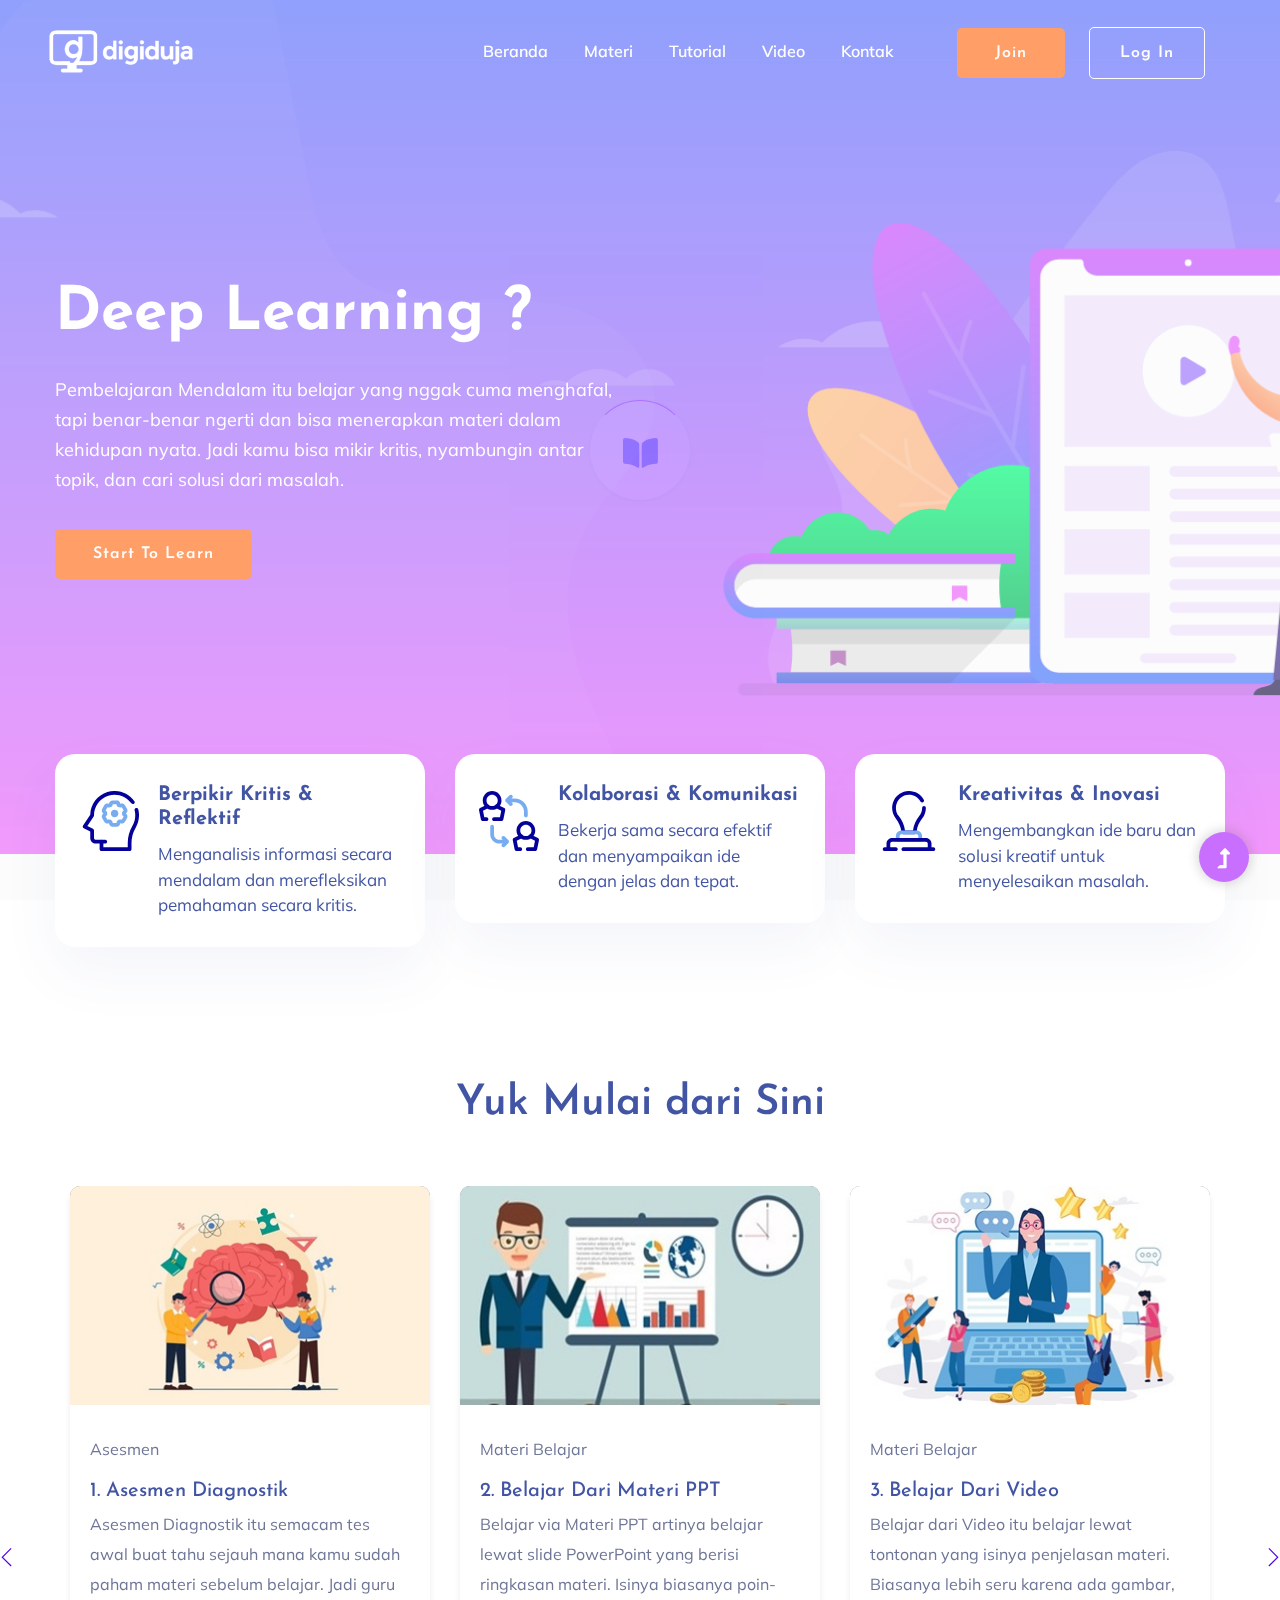
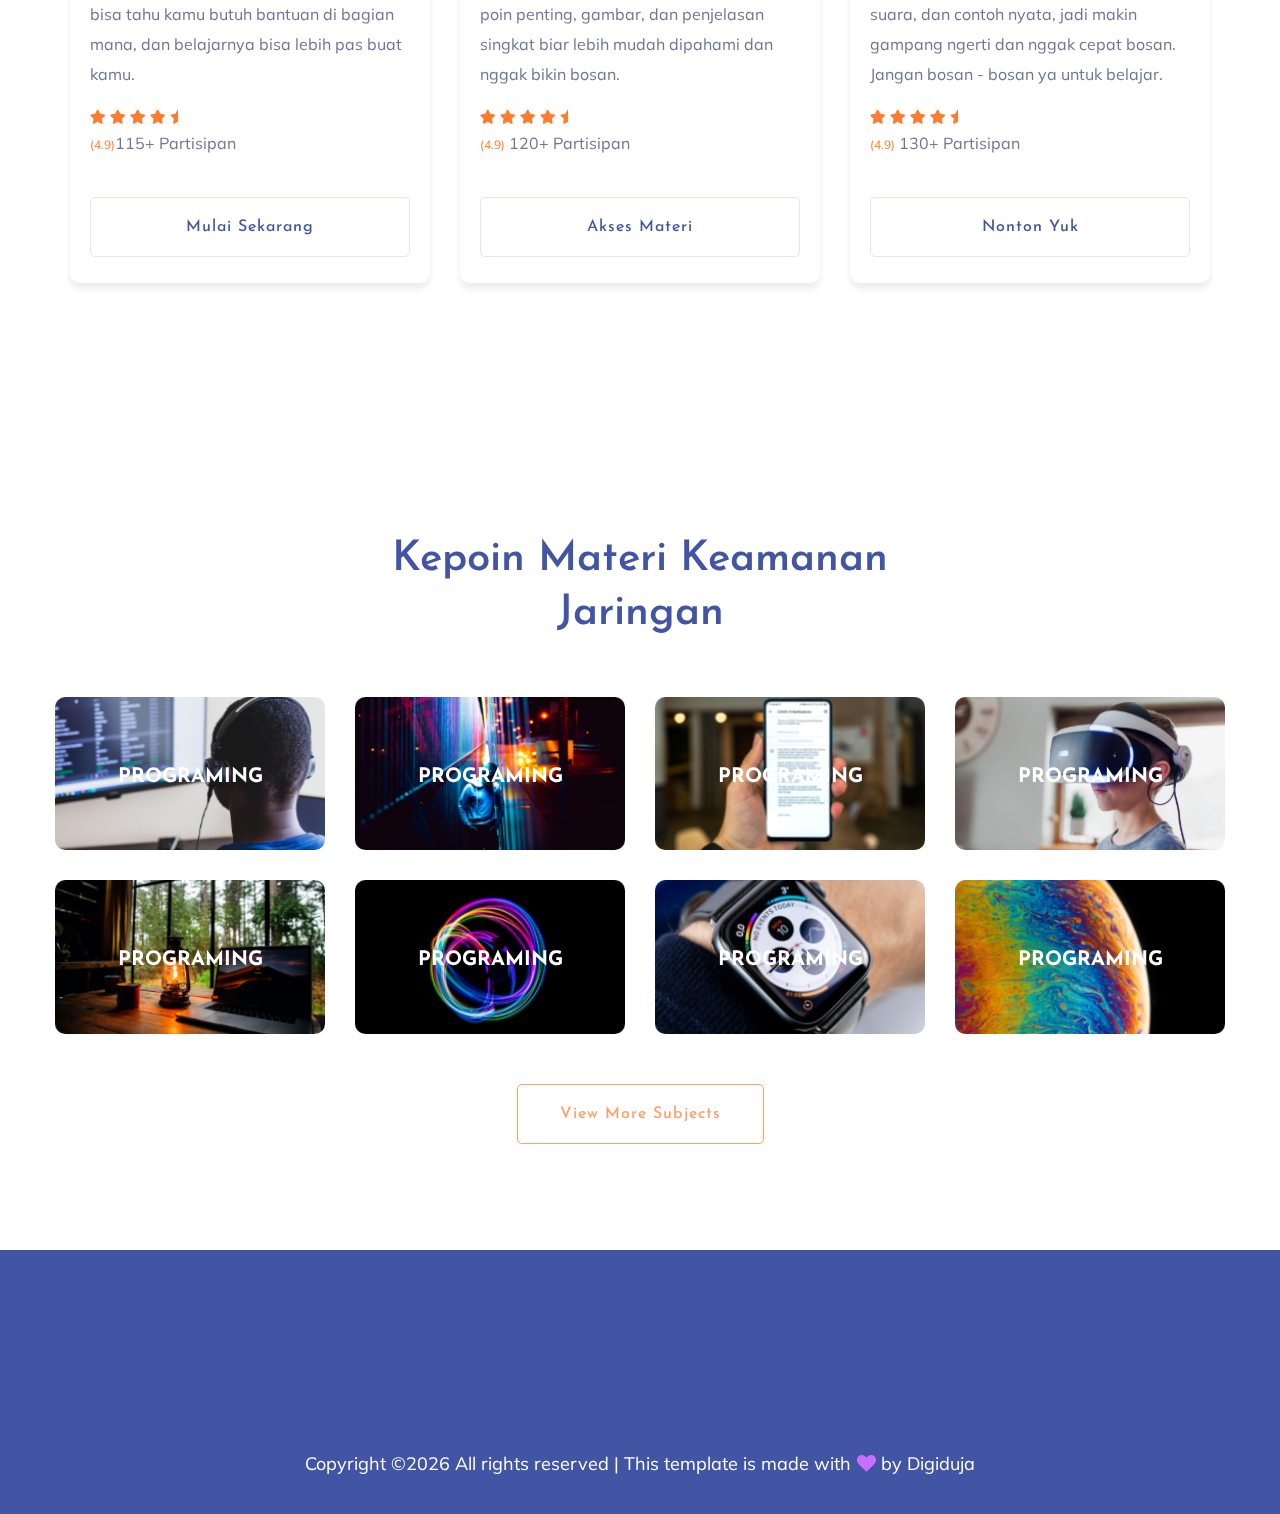
<file: index.html>
<!doctype html>
<html class="no-js" lang="zxx">
<head>
    <meta charset="utf-8">
    <meta http-equiv="x-ua-compatible" content="ie=edge">
    <title>Digiduja | Education</title>
    <meta name="description" content="">
    <meta name="viewport" content="width=device-width, initial-scale=1">
    <link rel="manifest" href="site.webmanifest">
    <link rel="shortcut icon" type="image/x-icon" href="assets/img/favicon.ico">

    <!-- CSS here -->
    <link rel="stylesheet" href="assets/css/bootstrap.min.css">
    <link rel="stylesheet" href="assets/css/owl.carousel.min.css">
    <link rel="stylesheet" href="assets/css/slicknav.css">
    <link rel="stylesheet" href="assets/css/flaticon.css">
    <link rel="stylesheet" href="assets/css/progressbar_barfiller.css">
    <link rel="stylesheet" href="assets/css/gijgo.css">
    <link rel="stylesheet" href="assets/css/animate.min.css">
    <link rel="stylesheet" href="assets/css/animated-headline.css">
    <link rel="stylesheet" href="assets/css/magnific-popup.css">
    <link rel="stylesheet" href="assets/css/fontawesome-all.min.css">
    <link rel="stylesheet" href="assets/css/themify-icons.css">
    <link rel="stylesheet" href="assets/css/slick.css">
    <link rel="stylesheet" href="assets/css/nice-select.css">
    <link rel="stylesheet" href="assets/css/style.css">
    
</head>

<body>
    <!-- ? Preloader Start -->
    <div id="preloader-active">
        <div class="preloader d-flex align-items-center justify-content-center">
            <div class="preloader-inner position-relative">
                <div class="preloader-circle"></div>
                <div class="preloader-img pere-text">
                    <img src="assets/img/logo/loder.png" alt="">
                </div>
            </div>
        </div>
    </div>
    <!-- Preloader Start -->
    <header>
        <!-- Header Start -->
        <div class="header-area header-transparent">
            <div class="main-header ">
                <div class="header-bottom  header-sticky">
                    <div class="container-fluid">
                        <div class="row align-items-center">
                            <!-- Logo -->
                            <div class="col-xl-2 col-lg-2">
                                <div class="logo">
                                    <a href="index.html"><img src="assets/img/logo/digidujaputih.png" alt="Digiduja"></a>
                                </div>
                            </div>
                            <div class="col-xl-10 col-lg-10">
                                <div class="menu-wrapper d-flex align-items-center justify-content-end">
                                    <!-- Main-menu -->
                                    <div class="main-menu d-none d-lg-block">
                                        <nav>
                                            <ul id="navigation">                                                                                          
                                                <li class="active" ><a href="index.html">Beranda</a></li>
                                                <li><a href="courses.html">Materi</a></li>
                                                <li><a href="about.html">Tutorial</a></li>
                                                <li><a href="blog_details.html">Video</a></li>
                                                <li><a href="contact.html">Kontak</a></li>
                                                <!-- Button -->
                                                <li class="button-header margin-left "><a href="#" class="btn">Join</a></li>
                                                <li class="button-header"><a href="login.html" class="btn btn3">Log in</a></li>
                                            </ul>
                                        </nav>
                                    </div>
                                </div>
                            </div> 
                            <!-- Mobile Menu -->
                            <div class="col-12">
                                <div class="mobile_menu d-block d-lg-none"></div>
                            </div>
                        </div>
                    </div>
                </div>
            </div>
        </div>
        <!-- Header End -->
    </header>
    <main>
        <!--? slider Area Start-->
        <section class="slider-area ">
            <div class="slider-active">
                <!-- Single Slider -->
                <div class="single-slider slider-height d-flex align-items-center">
                    <div class="container">
                        <div class="row">
                            <div class="col-xl-6 col-lg-7 col-md-12">
                                <div class="hero__caption">
                                    <h1 data-animation="fadeInLeft" data-delay="0.2s">Deep Learning ?</h1>
                                    <p data-animation="fadeInLeft" data-delay="0.4s">Pembelajaran Mendalam itu belajar yang nggak cuma menghafal, tapi benar-benar ngerti dan bisa menerapkan materi dalam kehidupan nyata. Jadi kamu bisa mikir kritis, nyambungin antar topik, dan cari solusi dari masalah.</p>
                                    <a href="#start" class="btn hero-btn" data-animation="fadeInLeft" data-delay="0.7s">Start to Learn</a>
                                </div>
                            </div>
                        </div>
                    </div>          
                </div>
            </div>
        </section>
        <!-- ? services-area -->
        <div class="services-area">
            <div class="container">
                <div class="row justify-content-sm-center">
                    <div class="col-lg-4 col-md-6 col-sm-8">
                        <div class="single-services mb-30">
                            <div class="features-icon">
                                <img src="assets/img/icon/thinking.svg" alt="Berpikir Kritis & Reflektif">
                            </div>
                            <div class="features-caption">
                                <h3>Berpikir Kritis & Reflektif</h3>
                                <p>Menganalisis informasi secara mendalam dan merefleksikan pemahaman secara kritis.</p>
                            </div>
                        </div>
                    </div>
                    <div class="col-lg-4 col-md-6 col-sm-8">
                        <div class="single-services mb-30">
                            <div class="features-icon">
                                <img src="assets/img/icon/kolabroasi.svg" alt="Kolaborasi & Komunikasi">
                            </div>
                            <div class="features-caption">
                                <h3>Kolaborasi & Komunikasi</h3>
                                <p>Bekerja sama secara efektif dan menyampaikan ide dengan jelas dan tepat.</p>
                            </div>
                        </div>
                    </div>
                    <div class="col-lg-4 col-md-6 col-sm-8">
                        <div class="single-services mb-30">
                            <div class="features-icon">
                                <img src="assets/img/icon/kreratif.svg" alt="Kreativitas & Inovasi">
                            </div>
                            <div class="features-caption">
                                <h3>Kreativitas & Inovasi</h3>
                                <p>Mengembangkan ide baru dan solusi kreatif untuk menyelesaikan masalah.</p>
                            </div>
                        </div>
                    </div>
                </div>
            </div>
        </div>
        <!-- Courses area start -->
        <section id="start">
        <div class="courses-area section-padding40 fix">
            <div class="container">
                <div class="row justify-content-center">
                    <div class="col-xl-7 col-lg-8">
                        <div class="section-tittle text-center mb-55">
                            <h2>Yuk Mulai dari Sini</h2>
                        </div>
                    </div>
                </div>
                <div class="courses-actives">
                    <!-- Single -->
                    <div class="properties pb-20">
                        <div class="properties__card">
                            <div class="properties__img overlay1">
                                <a href="diagnostik.html"><img src="assets/img/gallery/asesmen-diganostik.jpg" alt=""></a>
                            </div>
                            <div class="properties__caption">
                                <p>Asesmen</p>
                                <h3><a href="diagnostik.html">1. Asesmen Diagnostik</a></h3>
                                <p>Asesmen Diagnostik itu semacam tes awal buat tahu sejauh mana kamu sudah paham materi sebelum belajar. Jadi guru bisa tahu kamu butuh bantuan di bagian mana, dan belajarnya bisa lebih pas buat kamu.
                                </p>
                                <div class="properties__footer d-flex justify-content-between align-items-center">
                                    <div class="restaurant-name">
                                        <div class="rating">
                                            <i class="fas fa-star"></i>
                                            <i class="fas fa-star"></i>
                                            <i class="fas fa-star"></i>
                                            <i class="fas fa-star"></i>
                                            <i class="fas fa-star-half"></i>
                                        </div>
                                        <p><span>(4.9)</span>115+ Partisipan</p>
                                    </div>
                                    <!-- <div class="price">
                                        <span>$135</span>
                                    </div> -->
                                </div>
                                <a href="diagnostik.html" class="border-btn border-btn2">Mulai Sekarang</a>
                            </div>

                        </div>
                    </div>
                    <!-- Single -->
                    <!-- Single -->
                    <div class="properties pb-20">
                        <div class="properties__card">
                            <div class="properties__img overlay1">
                                <a href="materi-ppt.html"><img src="assets/img/gallery/materi-ppt.jpg" alt="Materi PPT"></a>
                            </div>
                            <div class="properties__caption">
                                <p>Materi Belajar</p>
                                <h3><a href="materi-ppt.html">2. Belajar Dari Materi PPT</a></h3>
                                <p>Belajar via Materi PPT artinya belajar lewat slide PowerPoint yang berisi ringkasan materi. Isinya biasanya poin-poin penting, gambar, dan penjelasan singkat biar lebih mudah dipahami dan nggak bikin bosan.</p>
                                <div class="properties__footer d-flex justify-content-between align-items-center">
                                    <div class="restaurant-name">
                                        <div class="rating">
                                            <i class="fas fa-star"></i>
                                            <i class="fas fa-star"></i>
                                            <i class="fas fa-star"></i>
                                            <i class="fas fa-star"></i>
                                            <i class="fas fa-star-half"></i>
                                        </div>
                                        <p><span>(4.9)</span> 120+ Partisipan</p>
                                    </div>
                                    <!-- <div class="price">
                                        <span>$135</span>
                                    </div> -->
                                </div>
                                <a href="materi-ppt.html" class="border-btn border-btn2">Akses Materi</a>
                            </div>
                        </div>
                    </div>
                    <!-- Single -->
                    <!-- Single -->
                    <div class="properties pb-20">
                        <div class="properties__card">
                            <div class="properties__img overlay1">
                                <a href="materi-video.html"><img src="assets/img/gallery/materi-vid.jpg" alt="Materi Video"></a>
                            </div>
                            <div class="properties__caption">
                                <p>Materi Belajar</p>
                                <h3><a href="materi-video.html">3. Belajar Dari Video</a></h3>
                                <p>Belajar dari Video itu belajar lewat tontonan yang isinya penjelasan materi. Biasanya lebih seru karena ada gambar, suara, dan contoh nyata, jadi makin gampang ngerti dan nggak cepat bosan. Jangan bosan - bosan ya untuk belajar.
                                </p>
                                <div class="properties__footer d-flex justify-content-between align-items-center">
                                    <div class="restaurant-name">
                                        <div class="rating">
                                            <i class="fas fa-star"></i>
                                            <i class="fas fa-star"></i>
                                            <i class="fas fa-star"></i>
                                            <i class="fas fa-star"></i>
                                            <i class="fas fa-star-half"></i>
                                        </div>
                                        <p><span>(4.9)</span> 130+ Partisipan</p>
                                    </div>
                                    <!-- <div class="price">
                                        <span>$135</span>
                                    </div> -->
                                </div>
                                <a href="materi-video.html" class="border-btn border-btn2">Nonton Yuk</a>
                            </div>

                        </div>
                    </div>
                    <!-- Single -->
                    <!-- Single -->
                    <div class="properties pb-20">
                        <div class="properties__card">
                            <div class="properties__img overlay1">
                                <a href="sumatif.html"><img src="assets/img/gallery/asesmen-sumatif.jpg" alt="Sumatif"></a>
                            </div>
                            <div class="properties__caption">
                                <p>Asesmen</p>
                                <h3><a href="sumatif.html">4. Asesmen Sumatif</a></h3>
                                <p>Asesmen Sumatif itu penilaian di akhir pembelajaran buat ngeliat seberapa paham kamu sama materi yang udah diajarin. Contohnya kayak ulangan akhir, ujian, atau tugas proyek. Hasilnya biasanya dipakai untuk nilai rapor.</p>
                                <div class="properties__footer d-flex justify-content-between align-items-center">
                                    <div class="restaurant-name">
                                        <div class="rating">
                                            <i class="fas fa-star"></i>
                                            <i class="fas fa-star"></i>
                                            <i class="fas fa-star"></i>
                                            <i class="fas fa-star"></i>
                                            <i class="fas fa-star-half"></i>
                                        </div>
                                        <p><span>(4.9)</span> 125+ Partisipan</p>
                                    </div>
                                    <!-- <div class="price">
                                        <span>$135</span>
                                    </div> -->
                                </div>
                                <a href="sumatif.html" class="border-btn border-btn2">Kerjakan Now !</a>
                            </div>

                        </div>
                    </div>
                    <!-- Single -->
                      <!-- Single -->
                    <div class="properties pb-20">
                        <div class="properties__card">
                            <div class="properties__img overlay1">
                                <a href="umpan-balik.html"><img src="assets/img/gallery/umpan-balik.jpg" alt="Umpan Balik"></a>
                            </div>
                            <div class="properties__caption">
                                <p>Refleksi</p>
                                <h3><a href="umpan-balik.html">5. Umpan Balik (Feedback)</a></h3>
                                <p>Umpan Balik dari siswa untuk guru adalah pendapat atau saran dari kamu tentang cara guru mengajar. Tujuannya supaya guru tahu apa yang sudah oke dan apa yang bisa diperbaiki, biar pembelajarannya makin seru dan mudah dipahami.</p>
                                <div class="properties__footer d-flex justify-content-between align-items-center">
                                    <div class="restaurant-name">
                                        <div class="rating">
                                            <i class="fas fa-star"></i>
                                            <i class="fas fa-star"></i>
                                            <i class="fas fa-star"></i>
                                            <i class="fas fa-star"></i>
                                            <i class="fas fa-star-half"></i>
                                        </div>
                                        <p><span>(4.9)</span> 121+ Partisipan</p>
                                    </div>
                                    <!-- <div class="price">
                                        <span>$135</span>
                                    </div> -->
                                </div>
                                <a href="umpan-balik.html" class="border-btn border-btn2">Beri Umpan Balik</a>
                            </div>

                        </div>
                    </div>
                    <!-- Single -->
                </div>
            </div>
        </div>
        </section>
        <!-- Courses area End -->

        <!--? top subjects Area Start -->
        <div class="topic-area section-padding40">
            <div class="container">
                <div class="row justify-content-center">
                    <div class="col-xl-7 col-lg-8">
                        <div class="section-tittle text-center mb-55">
                            <h2>Kepoin Materi Keamanan Jaringan</h2>
                        </div>
                    </div>
                </div>
                <div class="row">
                    <div class="col-lg-3 col-md-4 col-sm-6">
                        <div class="single-topic text-center mb-30">
                            <div class="topic-img">
                                <img src="assets/img/gallery/topic1.png" alt="">
                                <div class="topic-content-box">
                                    <div class="topic-content">
                                        <h3><a href="#">Programing</a></h3>
                                    </div>
                                </div>
                            </div>
                        </div>
                    </div>
                    <div class="col-lg-3 col-md-4 col-sm-6">
                        <div class="single-topic text-center mb-30">
                            <div class="topic-img">
                                <img src="assets/img/gallery/topic2.png" alt="">
                                <div class="topic-content-box">
                                    <div class="topic-content">
                                        <h3><a href="#">Programing</a></h3>
                                    </div>
                                </div>
                            </div>
                        </div>
                    </div>
                    <div class="col-lg-3 col-md-4 col-sm-6">
                        <div class="single-topic text-center mb-30">
                            <div class="topic-img">
                                <img src="assets/img/gallery/topic3.png" alt="">
                                <div class="topic-content-box">
                                    <div class="topic-content">
                                        <h3><a href="#">Programing</a></h3>
                                    </div>
                                </div>
                            </div>
                        </div>
                    </div>
                    <div class="col-lg-3 col-md-4 col-sm-6">
                        <div class="single-topic text-center mb-30">
                            <div class="topic-img">
                                <img src="assets/img/gallery/topic4.png" alt="">
                                <div class="topic-content-box">
                                    <div class="topic-content">
                                        <h3><a href="#">Programing</a></h3>
                                    </div>
                                </div>
                            </div>
                        </div>
                    </div>
                    <div class="col-lg-3 col-md-4 col-sm-6">
                        <div class="single-topic text-center mb-30">
                            <div class="topic-img">
                                <img src="assets/img/gallery/topic5.png" alt="">
                                <div class="topic-content-box">
                                    <div class="topic-content">
                                        <h3><a href="#">Programing</a></h3>
                                    </div>
                                </div>
                            </div>
                        </div>
                    </div>
                    <div class="col-lg-3 col-md-4 col-sm-6">
                        <div class="single-topic text-center mb-30">
                            <div class="topic-img">
                                <img src="assets/img/gallery/topic6.png" alt="">
                                <div class="topic-content-box">
                                    <div class="topic-content">
                                        <h3><a href="#">Programing</a></h3>
                                    </div>
                                </div>
                            </div>
                        </div>
                    </div>
                    <div class="col-lg-3 col-md-4 col-sm-6">
                        <div class="single-topic text-center mb-30">
                            <div class="topic-img">
                                <img src="assets/img/gallery/topic7.png" alt="">
                                <div class="topic-content-box">
                                    <div class="topic-content">
                                        <h3><a href="#">Programing</a></h3>
                                    </div>
                                </div>
                            </div>
                        </div>
                    </div>
                    <div class="col-lg-3 col-md-4 col-sm-6">
                        <div class="single-topic text-center mb-30">
                            <div class="topic-img">
                                <img src="assets/img/gallery/topic8.png" alt="">
                                <div class="topic-content-box">
                                    <div class="topic-content">
                                        <h3><a href="#">Programing</a></h3>
                                    </div>
                                </div>
                            </div>
                        </div>
                    </div>
                </div>
                <div class="row justify-content-center">
                    <div class="col-xl-12">
                        <div class="section-tittle text-center mt-20">
                            <a href="courses.html" class="border-btn">View More Subjects</a>
                        </div>
                    </div>
                </div>
            </div>
        </div>
        <!-- top subjects End -->
    </main>
    <footer>
     <div class="footer-wrappper footer-bg">
        <!-- Footer Start-->
        <div class="footer-area footer-padding">
            <div class="container">
                <div class="row justify-content-between">
                    <div class="col-xl-4 col-lg-5 col-md-4 col-sm-6">
                        <div class="single-footer-caption mb-50">
                            <div class="single-footer-caption mb-30">
                                <!-- logo -->
                                <!-- <div class="footer-logo mb-25">
                                    <a href="index.html"><img src="assets/img/logo/logo2_footer.png" alt=""></a>
                                </div>
                                <div class="footer-tittle">
                                    <div class="footer-pera">
                                        <p>The automated process starts as soon as your clothes go into the machine.</p>
                                    </div>
                                </div> -->
                                <!-- social -->
                                <!-- <div class="footer-social">
                                    <a href="#"><i class="fab fa-twitter"></i></a>
                                    <a href="https://bit.ly/sai4ull"><i class="fab fa-facebook-f"></i></a>
                                    <a href="#"><i class="fab fa-pinterest-p"></i></a>
                                </div> -->
                            </div>
                        </div>
                    </div>
                    <!-- <div class="col-xl-2 col-lg-3 col-md-4 col-sm-5">
                        <div class="single-footer-caption mb-50">
                            <div class="footer-tittle">
                                <h4>Our solutions</h4>
                                <ul>
                                    <li><a href="#">Design & creatives</a></li>
                                    <li><a href="#">Telecommunication</a></li>
                                    <li><a href="#">Restaurant</a></li>
                                    <li><a href="#">Programing</a></li>
                                    <li><a href="#">Architecture</a></li>
                                </ul>
                            </div>
                        </div>
                    </div> -->
                    <!-- <div class="col-xl-2 col-lg-4 col-md-4 col-sm-6">
                        <div class="single-footer-caption mb-50">
                            <div class="footer-tittle">
                                <h4>Support</h4>
                                <ul>
                                    <li><a href="#">Design & creatives</a></li>
                                    <li><a href="#">Telecommunication</a></li>
                                    <li><a href="#">Restaurant</a></li>
                                    <li><a href="#">Programing</a></li>
                                    <li><a href="#">Architecture</a></li>
                                </ul>
                            </div>
                        </div>
                    </div> -->
                    <!-- <div class="col-xl-2 col-lg-3 col-md-4 col-sm-6">
                        <div class="single-footer-caption mb-50">
                            <div class="footer-tittle">
                                <h4>Company</h4>
                                <ul>
                                    <li><a href="#">Design & creatives</a></li>
                                    <li><a href="#">Telecommunication</a></li>
                                    <li><a href="#">Restaurant</a></li>
                                    <li><a href="#">Programing</a></li>
                                    <li><a href="#">Architecture</a></li>
                                </ul>
                            </div>
                        </div>
                    </div> -->
                </div>
            </div>
        </div>
        <!-- footer-bottom area -->
        <div class="footer-bottom-area">
            <div class="container">
                <div class="footer-border">
                    <div class="row d-flex align-items-center">
                        <div class="col-xl-12 ">
                            <div class="footer-copy-right text-center">
                                <p><!-- Link back to Colorlib can't be removed. Template is licensed under CC BY 3.0. -->
                                  Copyright &copy;<script>document.write(new Date().getFullYear());</script> All rights reserved | This template is made with <i class="fa fa-heart" aria-hidden="true"></i> by <a href="https://colorlib.com" target="_blank">Digiduja</a>
                                  <!-- Link back to Colorlib can't be removed. Template is licensed under CC BY 3.0. --></p>
                              </div>
                          </div>
                      </div>
                  </div>
              </div>
          </div>
          <!-- Footer End-->
      </div>
  </footer> 
  <!-- Scroll Up -->
  <div id="back-top" >
    <a title="Go to Top" href="#"> <i class="fas fa-level-up-alt"></i></a>
</div>

<!-- JS here -->
<script src="./assets/js/vendor/modernizr-3.5.0.min.js"></script>
<!-- Jquery, Popper, Bootstrap -->
<script src="./assets/js/vendor/jquery-1.12.4.min.js"></script>
<script src="./assets/js/popper.min.js"></script>
<script src="./assets/js/bootstrap.min.js"></script>
<!-- Jquery Mobile Menu -->
<script src="./assets/js/jquery.slicknav.min.js"></script>

<!-- Jquery Slick , Owl-Carousel Plugins -->
<script src="./assets/js/owl.carousel.min.js"></script>
<script src="./assets/js/slick.min.js"></script>
<!-- One Page, Animated-HeadLin -->
<script src="./assets/js/wow.min.js"></script>
<script src="./assets/js/animated.headline.js"></script>
<script src="./assets/js/jquery.magnific-popup.js"></script>

<!-- Date Picker -->
<script src="./assets/js/gijgo.min.js"></script>
<!-- Nice-select, sticky -->
<script src="./assets/js/jquery.nice-select.min.js"></script>
<script src="./assets/js/jquery.sticky.js"></script>
<!-- Progress -->
<script src="./assets/js/jquery.barfiller.js"></script>

<!-- counter , waypoint,Hover Direction -->
<script src="./assets/js/jquery.counterup.min.js"></script>
<script src="./assets/js/waypoints.min.js"></script>
<script src="./assets/js/jquery.countdown.min.js"></script>
<script src="./assets/js/hover-direction-snake.min.js"></script>

<!-- contact js -->
<script src="./assets/js/contact.js"></script>
<script src="./assets/js/jquery.form.js"></script>
<script src="./assets/js/jquery.validate.min.js"></script>
<script src="./assets/js/mail-script.js"></script>
<script src="./assets/js/jquery.ajaxchimp.min.js"></script>

<!-- Jquery Plugins, main Jquery -->	
<script src="./assets/js/plugins.js"></script>
<script src="./assets/js/main.js"></script>

</body>
</html>
</file>
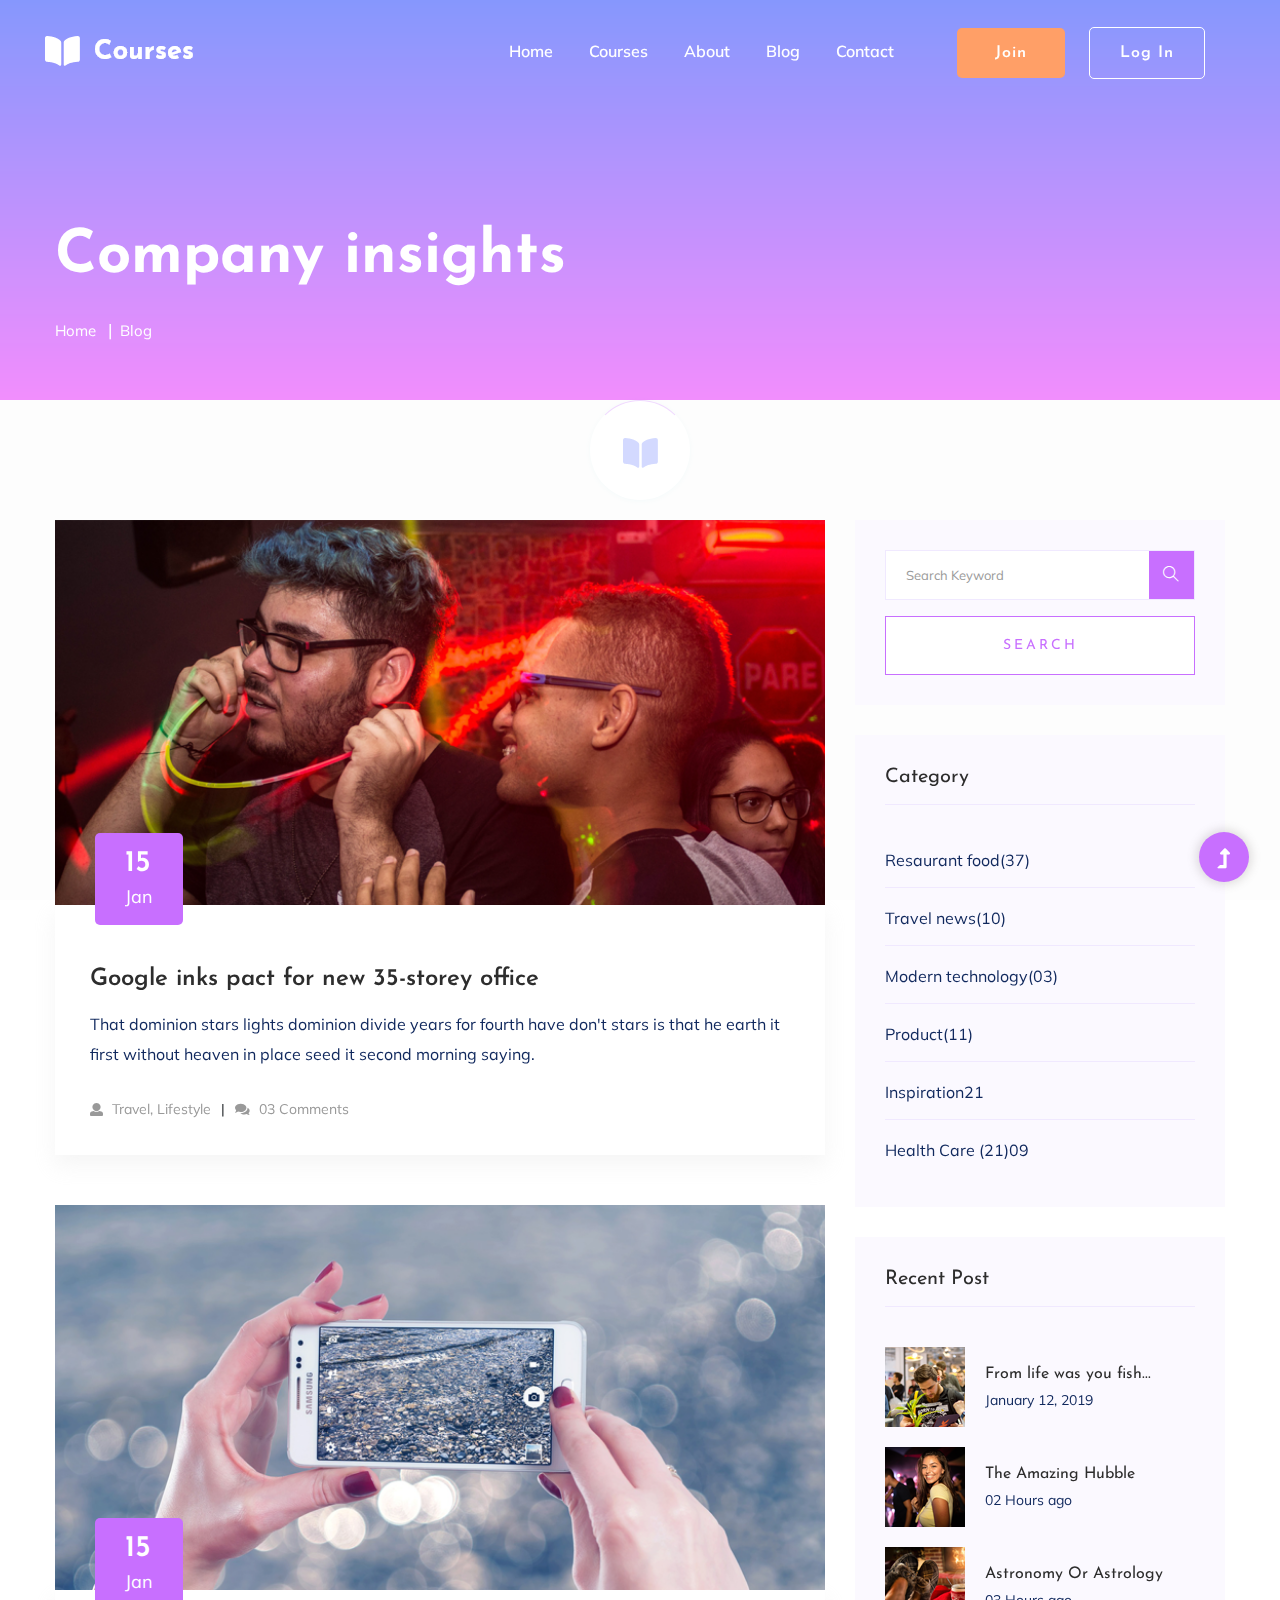
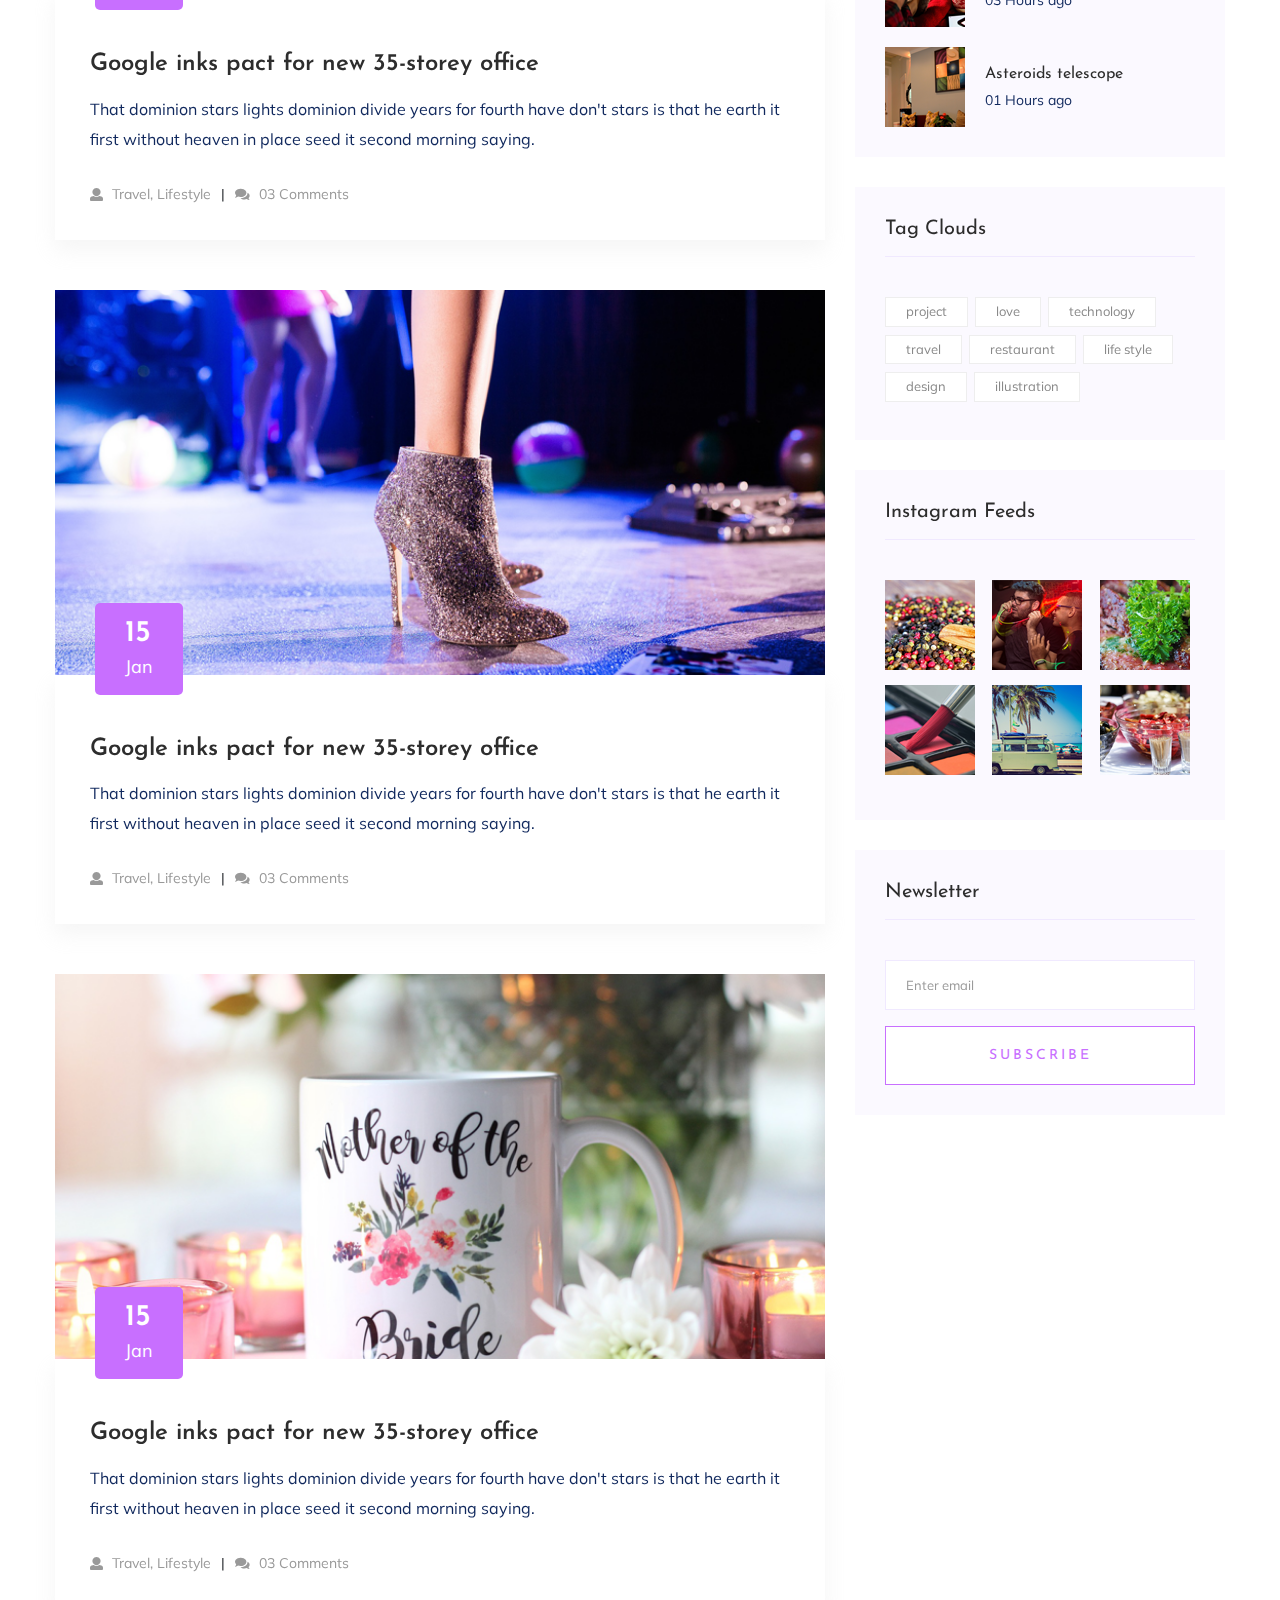
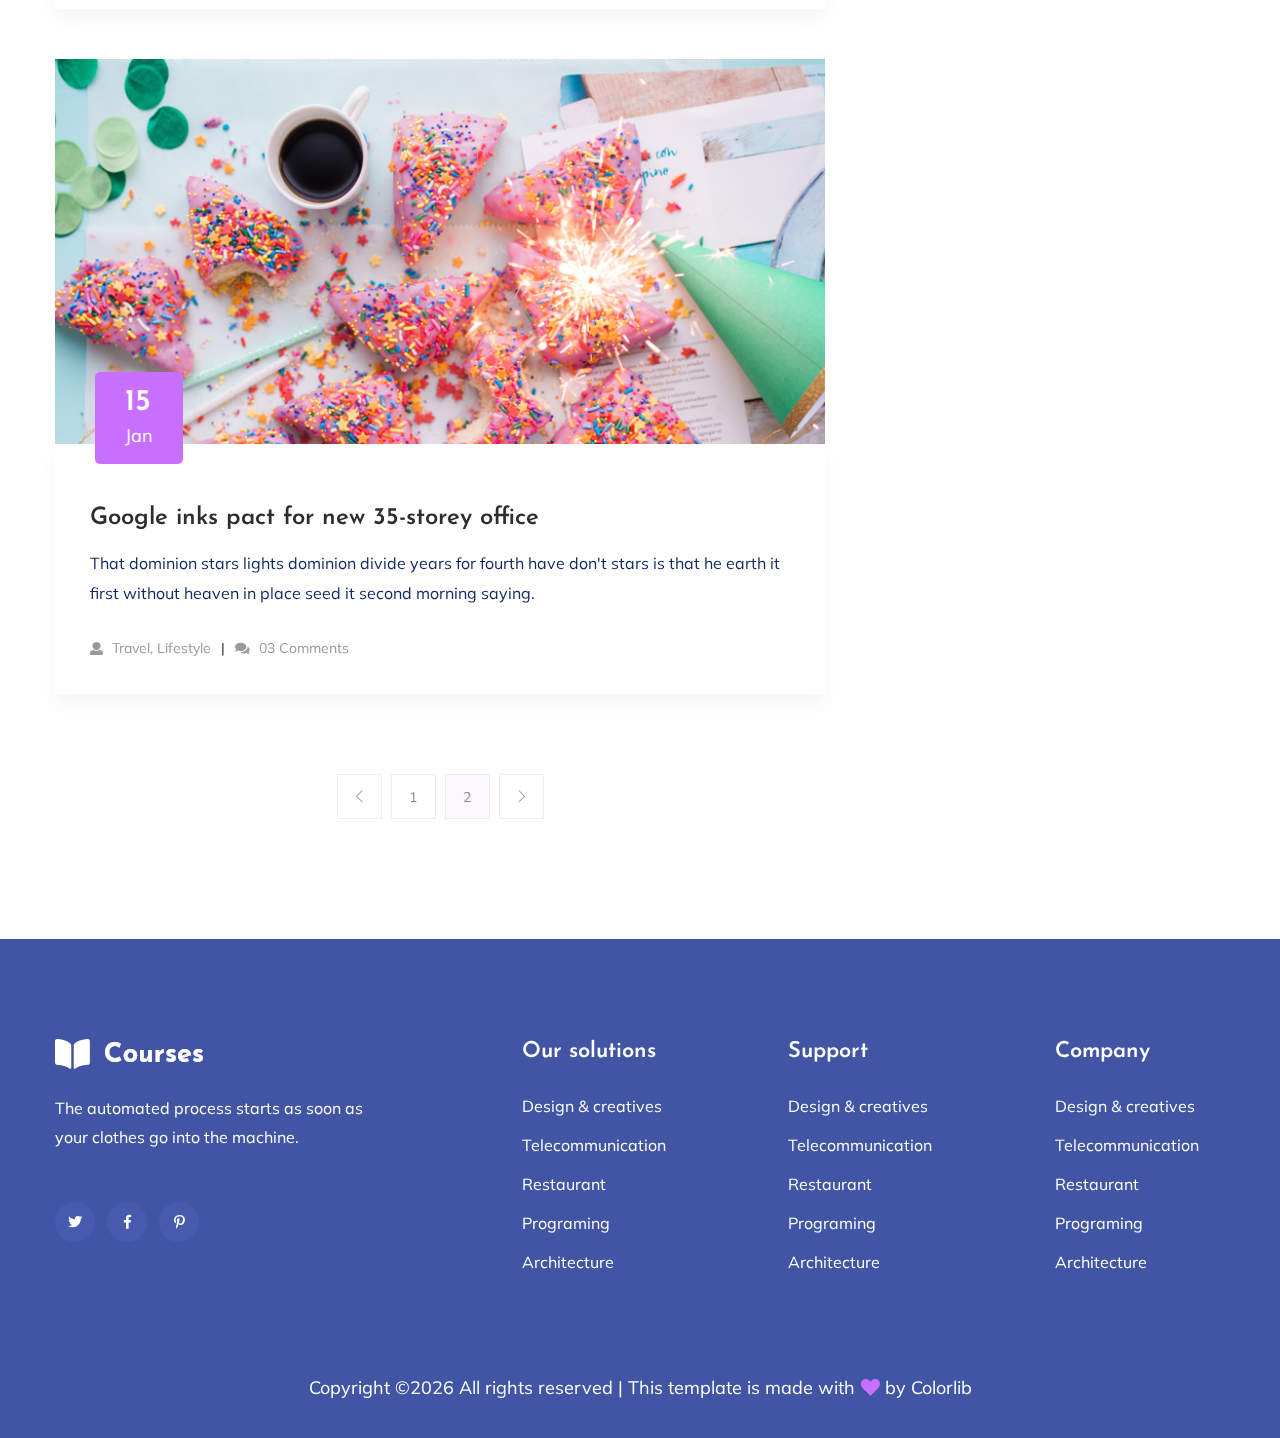
<file: blog.html>
<!doctype html>
<html class="no-js" lang="zxx">
<head>
    <meta charset="utf-8">
    <meta http-equiv="x-ua-compatible" content="ie=edge">
    <title>Courses | Education</title>
    <meta name="description" content="">
    <meta name="viewport" content="width=device-width, initial-scale=1">
    <link rel="shortcut icon" type="image/x-icon" href="assets/img/favicon.ico">

    <!-- CSS here -->
    <link rel="stylesheet" href="assets/css/bootstrap.min.css">
    <link rel="stylesheet" href="assets/css/owl.carousel.min.css">
    <link rel="stylesheet" href="assets/css/slicknav.css">
    <link rel="stylesheet" href="assets/css/animate.min.css">
    <link rel="stylesheet" href="assets/css/hamburgers.min.css">
    <link rel="stylesheet" href="assets/css/magnific-popup.css">
    <link rel="stylesheet" href="assets/css/fontawesome-all.min.css">
    <link rel="stylesheet" href="assets/css/themify-icons.css">
    <link rel="stylesheet" href="assets/css/themify-icons.css">
    <link rel="stylesheet" href="assets/css/slick.css">
    <link rel="stylesheet" href="assets/css/nice-select.css">
    <link rel="stylesheet" href="assets/css/style.css">
    <link rel="stylesheet" href="assets/css/responsive.css">
</head>
<body>
    <!--? Preloader Start -->
    <div id="preloader-active">
        <div class="preloader d-flex align-items-center justify-content-center">
            <div class="preloader-inner position-relative">
                <div class="preloader-circle"></div>
                <div class="preloader-img pere-text">
                    <img src="assets/img/logo/loder.png" alt="">
                </div>
            </div>
        </div>
    </div>
    <!-- Preloader Start -->
    <!-- Header Start -->
    <div class="header-area header-transparent">
        <div class="main-header ">
            <div class="header-bottom  header-sticky">
                <div class="container-fluid">
                    <div class="row align-items-center">
                        <!-- Logo -->
                        <div class="col-xl-2 col-lg-2">
                            <div class="logo">
                                <a href="index.html"><img src="assets/img/logo/logo.png" alt=""></a>
                            </div>
                        </div>
                        <div class="col-xl-10 col-lg-10">
                            <div class="menu-wrapper d-flex align-items-center justify-content-end">
                                <!-- Main-menu -->
                                <div class="main-menu d-none d-lg-block">
                                    <nav>
                                        <ul id="navigation">                                                                                          
                                            <li class="active" ><a href="index.html">Home</a></li>
                                            <li><a href="courses.html">Courses</a></li>
                                            <li><a href="about.html">About</a></li>
                                            <li><a href="#">Blog</a>
                                                <ul class="submenu">
                                                    <li><a href="blog.html">Blog</a></li>
                                                    <li><a href="blog_details.html">Blog Details</a></li>
                                                    <li><a href="elements.html">Element</a></li>
                                                </ul>
                                            </li>
                                            <li><a href="contact.html">Contact</a></li>
                                            <!-- Button -->
                                            <li class="button-header margin-left "><a href="#" class="btn">Join</a></li>
                                            <li class="button-header"><a href="login.html" class="btn btn3">Log in</a></li>
                                        </ul>
                                    </nav>
                                </div>
                            </div>
                        </div> 
                        <!-- Mobile Menu -->
                        <div class="col-12">
                            <div class="mobile_menu d-block d-lg-none"></div>
                        </div>
                    </div>
                </div>
            </div>
        </div>
    </div>
    <!-- Header End -->
    <main>
        <!--? slider Area Start-->
        <section class="slider-area slider-area2">
            <div class="slider-active">
                <!-- Single Slider -->
                <div class="single-slider slider-height2">
                    <div class="container">
                        <div class="row">
                            <div class="col-xl-8 col-lg-11 col-md-12">
                                <div class="hero__caption hero__caption2">
                                    <h1 data-animation="bounceIn" data-delay="0.2s">Company insights</h1>
                                    <!-- breadcrumb Start-->
                                    <nav aria-label="breadcrumb">
                                        <ol class="breadcrumb">
                                            <li class="breadcrumb-item"><a href="index.html">Home</a></li>
                                            <li class="breadcrumb-item"><a href="#">Blog</a></li> 
                                        </ol>
                                    </nav>
                                    <!-- breadcrumb End -->
                                </div>
                            </div>
                        </div>
                    </div>          
                </div>
            </div>
        </section>
        <!--? Blog Area Start-->
        <section class="blog_area section-padding">
            <div class="container">
                <div class="row">
                    <div class="col-lg-8 mb-5 mb-lg-0">
                        <div class="blog_left_sidebar">
                            <article class="blog_item">
                                <div class="blog_item_img">
                                    <img class="card-img rounded-0" src="assets/img/blog/single_blog_1.png" alt="">
                                    <a href="#" class="blog_item_date">
                                        <h3>15</h3>
                                        <p>Jan</p>
                                    </a>
                                </div>
                                <div class="blog_details">
                                    <a class="d-inline-block" href="blog_details.html">
                                        <h2 class="blog-head" style="color: #2d2d2d;">Google inks pact for new 35-storey office</h2>
                                    </a>
                                    <p>That dominion stars lights dominion divide years for fourth have don't stars is that
                                    he earth it first without heaven in place seed it second morning saying.</p>
                                    <ul class="blog-info-link">
                                        <li><a href="#"><i class="fa fa-user"></i> Travel, Lifestyle</a></li>
                                        <li><a href="#"><i class="fa fa-comments"></i> 03 Comments</a></li>
                                    </ul>
                                </div>
                            </article>
                            <article class="blog_item">
                                <div class="blog_item_img">
                                    <img class="card-img rounded-0" src="assets/img/blog/single_blog_2.png" alt="">
                                    <a href="#" class="blog_item_date">
                                        <h3>15</h3>
                                        <p>Jan</p>
                                    </a>
                                </div>
                                <div class="blog_details">
                                    <a class="d-inline-block" href="blog_details.html">
                                        <h2 class="blog-head" style="color: #2d2d2d;">Google inks pact for new 35-storey office</h2>
                                    </a>
                                    <p>That dominion stars lights dominion divide years for fourth have don't stars is that
                                    he earth it first without heaven in place seed it second morning saying.</p>
                                    <ul class="blog-info-link">
                                        <li><a href="#"><i class="fa fa-user"></i> Travel, Lifestyle</a></li>
                                        <li><a href="#"><i class="fa fa-comments"></i> 03 Comments</a></li>
                                    </ul>
                                </div>
                            </article>
                            <article class="blog_item">
                                <div class="blog_item_img">
                                    <img class="card-img rounded-0" src="assets/img/blog/single_blog_3.png" alt="">
                                    <a href="#" class="blog_item_date">
                                        <h3>15</h3>
                                        <p>Jan</p>
                                    </a>
                                </div>
                                <div class="blog_details">
                                    <a class="d-inline-block" href="blog_details.html">
                                        <h2 class="blog-head" style="color: #2d2d2d;">Google inks pact for new 35-storey office</h2>
                                    </a>
                                    <p>That dominion stars lights dominion divide years for fourth have don't stars is that
                                    he earth it first without heaven in place seed it second morning saying.</p>
                                    <ul class="blog-info-link">
                                        <li><a href="#"><i class="fa fa-user"></i> Travel, Lifestyle</a></li>
                                        <li><a href="#"><i class="fa fa-comments"></i> 03 Comments</a></li>
                                    </ul>
                                </div>
                            </article>
                            <article class="blog_item">
                                <div class="blog_item_img">
                                    <img class="card-img rounded-0" src="assets/img/blog/single_blog_4.png" alt="">
                                    <a href="#" class="blog_item_date">
                                        <h3>15</h3>
                                        <p>Jan</p>
                                    </a>
                                </div>
                                <div class="blog_details">
                                    <a class="d-inline-block" href="blog_details.html">
                                        <h2 class="blog-head" style="color: #2d2d2d;">Google inks pact for new 35-storey office</h2>
                                    </a>
                                    <p>That dominion stars lights dominion divide years for fourth have don't stars is that
                                    he earth it first without heaven in place seed it second morning saying.</p>
                                    <ul class="blog-info-link">
                                        <li><a href="#"><i class="fa fa-user"></i> Travel, Lifestyle</a></li>
                                        <li><a href="#"><i class="fa fa-comments"></i> 03 Comments</a></li>
                                    </ul>
                                </div>
                            </article>
                            <article class="blog_item">
                                <div class="blog_item_img">
                                    <img class="card-img rounded-0" src="assets/img/blog/single_blog_5.png" alt="">
                                    <a href="#" class="blog_item_date">
                                        <h3>15</h3>
                                        <p>Jan</p>
                                    </a>
                                </div>
                                <div class="blog_details">
                                    <a class="d-inline-block" href="blog_details.html">
                                        <h2 class="blog-head" style="color: #2d2d2d;">Google inks pact for new 35-storey office</h2>
                                    </a>
                                    <p>That dominion stars lights dominion divide years for fourth have don't stars is that
                                    he earth it first without heaven in place seed it second morning saying.</p>
                                    <ul class="blog-info-link">
                                        <li><a href="#"><i class="fa fa-user"></i> Travel, Lifestyle</a></li>
                                        <li><a href="#"><i class="fa fa-comments"></i> 03 Comments</a></li>
                                    </ul>
                                </div>
                            </article>
                            <nav class="blog-pagination justify-content-center d-flex">
                                <ul class="pagination">
                                    <li class="page-item">
                                        <a href="#" class="page-link" aria-label="Previous">
                                            <i class="ti-angle-left"></i>
                                        </a>
                                    </li>
                                    <li class="page-item">
                                        <a href="#" class="page-link">1</a>
                                    </li>
                                    <li class="page-item active">
                                        <a href="#" class="page-link">2</a>
                                    </li>
                                    <li class="page-item">
                                        <a href="#" class="page-link" aria-label="Next">
                                            <i class="ti-angle-right"></i>
                                        </a>
                                    </li>
                                </ul>
                            </nav>
                        </div>
                    </div>
                    <div class="col-lg-4">
                        <div class="blog_right_sidebar">
                            <aside class="single_sidebar_widget search_widget">
                                <form action="#">
                                    <div class="form-group">
                                        <div class="input-group mb-3">
                                            <input type="text" class="form-control" placeholder='Search Keyword'
                                            onfocus="this.placeholder = ''"
                                            onblur="this.placeholder = 'Search Keyword'">
                                            <div class="input-group-append">
                                                <button class="btns" type="button"><i class="ti-search"></i></button>
                                            </div>
                                        </div>
                                    </div>
                                    <button class="button rounded-0 primary-bg text-white w-100 btn_1 boxed-btn"
                                    type="submit">Search</button>
                                </form>
                            </aside>
                            <aside class="single_sidebar_widget post_category_widget">
                                <h4 class="widget_title" style="color: #2d2d2d;">Category</h4>
                                <ul class="list cat-list">
                                    <li>
                                        <a href="#" class="d-flex">
                                            <p>Resaurant food</p>
                                            <p>(37)</p>
                                        </a>
                                    </li>
                                    <li>
                                        <a href="#" class="d-flex">
                                            <p>Travel news</p>
                                            <p>(10)</p>
                                        </a>
                                    </li>
                                    <li>
                                        <a href="#" class="d-flex">
                                            <p>Modern technology</p>
                                            <p>(03)</p>
                                        </a>
                                    </li>
                                    <li>
                                        <a href="#" class="d-flex">
                                            <p>Product</p>
                                            <p>(11)</p>
                                        </a>
                                    </li>
                                    <li>
                                        <a href="#" class="d-flex">
                                            <p>Inspiration</p>
                                            <p>21</p>
                                        </a>
                                    </li>
                                    <li>
                                        <a href="#" class="d-flex">
                                            <p>Health Care (21)</p>
                                            <p>09</p>
                                        </a>
                                    </li>
                                </ul>
                            </aside>
                            <aside class="single_sidebar_widget popular_post_widget">
                                <h3 class="widget_title" style="color: #2d2d2d;">Recent Post</h3>
                                <div class="media post_item">
                                    <img src="assets/img/post/post_1.png" alt="post">
                                    <div class="media-body">
                                        <a href="blog_details.html">
                                            <h3 style="color: #2d2d2d;">From life was you fish...</h3>
                                        </a>
                                        <p>January 12, 2019</p>
                                    </div>
                                </div>
                                <div class="media post_item">
                                    <img src="assets/img/post/post_2.png" alt="post">
                                    <div class="media-body">
                                        <a href="blog_details.html">
                                            <h3 style="color: #2d2d2d;">The Amazing Hubble</h3>
                                        </a>
                                        <p>02 Hours ago</p>
                                    </div>
                                </div>
                                <div class="media post_item">
                                    <img src="assets/img/post/post_3.png" alt="post">
                                    <div class="media-body">
                                        <a href="blog_details.html">
                                            <h3 style="color: #2d2d2d;">Astronomy Or Astrology</h3>
                                        </a>
                                        <p>03 Hours ago</p>
                                    </div>
                                </div>
                                <div class="media post_item">
                                    <img src="assets/img/post/post_4.png" alt="post">
                                    <div class="media-body">
                                        <a href="blog_details.html">
                                            <h3 style="color: #2d2d2d;">Asteroids telescope</h3>
                                        </a>
                                        <p>01 Hours ago</p>
                                    </div>
                                </div>
                            </aside>
                            <aside class="single_sidebar_widget tag_cloud_widget">
                                <h4 class="widget_title" style="color: #2d2d2d;">Tag Clouds</h4>
                                <ul class="list">
                                    <li>
                                        <a href="#">project</a>
                                    </li>
                                    <li>
                                        <a href="#">love</a>
                                    </li>
                                    <li>
                                        <a href="#">technology</a>
                                    </li>
                                    <li>
                                        <a href="#">travel</a>
                                    </li>
                                    <li>
                                        <a href="#">restaurant</a>
                                    </li>
                                    <li>
                                        <a href="#">life style</a>
                                    </li>
                                    <li>
                                        <a href="#">design</a>
                                    </li>
                                    <li>
                                        <a href="#">illustration</a>
                                    </li>
                                </ul>
                            </aside>

                            <aside class="single_sidebar_widget instagram_feeds">
                                <h4 class="widget_title" style="color: #2d2d2d;">Instagram Feeds</h4>
                                <ul class="instagram_row flex-wrap">
                                    <li>
                                        <a href="#">
                                            <img class="img-fluid" src="assets/img/post/post_5.png" alt="">
                                        </a>
                                    </li>
                                    <li>
                                        <a href="#">
                                            <img class="img-fluid" src="assets/img/post/post_6.png" alt="">
                                        </a>
                                    </li>
                                    <li>
                                        <a href="#">
                                            <img class="img-fluid" src="assets/img/post/post_7.png" alt="">
                                        </a>
                                    </li>
                                    <li>
                                        <a href="#">
                                            <img class="img-fluid" src="assets/img/post/post_8.png" alt="">
                                        </a>
                                    </li>
                                    <li>
                                        <a href="#">
                                            <img class="img-fluid" src="assets/img/post/post_9.png" alt="">
                                        </a>
                                    </li>
                                    <li>
                                        <a href="#">
                                            <img class="img-fluid" src="assets/img/post/post_10.png" alt="">
                                        </a>
                                    </li>
                                </ul>
                            </aside>
                            <aside class="single_sidebar_widget newsletter_widget">
                                <h4 class="widget_title" style="color: #2d2d2d;">Newsletter</h4>
                                <form action="#">
                                    <div class="form-group">
                                        <input type="email" class="form-control" onfocus="this.placeholder = ''"
                                        onblur="this.placeholder = 'Enter email'" placeholder='Enter email' required>
                                    </div>
                                    <button class="button rounded-0 primary-bg text-white w-100 btn_1 boxed-btn"
                                    type="submit">Subscribe</button>
                                </form>
                            </aside>
                        </div>
                    </div>
                </div>
            </div>
        </section>
        <!-- Blog Area End -->
    </main>
    <footer>
        <div class="footer-wrappper footer-bg">
           <!-- Footer Start-->
           <div class="footer-area footer-padding">
               <div class="container">
                   <div class="row justify-content-between">
                       <div class="col-xl-4 col-lg-5 col-md-4 col-sm-6">
                           <div class="single-footer-caption mb-50">
                               <div class="single-footer-caption mb-30">
                                   <!-- logo -->
                                   <div class="footer-logo mb-25">
                                       <a href="index.html"><img src="assets/img/logo/logo2_footer.png" alt=""></a>
                                   </div>
                                   <div class="footer-tittle">
                                       <div class="footer-pera">
                                           <p>The automated process starts as soon as your clothes go into the machine.</p>
                                       </div>
                                   </div>
                                   <!-- social -->
                                   <div class="footer-social">
                                       <a href="#"><i class="fab fa-twitter"></i></a>
                                       <a href="https://bit.ly/sai4ull"><i class="fab fa-facebook-f"></i></a>
                                       <a href="#"><i class="fab fa-pinterest-p"></i></a>
                                   </div>
                               </div>
                           </div>
                       </div>
                       <div class="col-xl-2 col-lg-3 col-md-4 col-sm-5">
                           <div class="single-footer-caption mb-50">
                               <div class="footer-tittle">
                                   <h4>Our solutions</h4>
                                   <ul>
                                       <li><a href="#">Design & creatives</a></li>
                                       <li><a href="#">Telecommunication</a></li>
                                       <li><a href="#">Restaurant</a></li>
                                       <li><a href="#">Programing</a></li>
                                       <li><a href="#">Architecture</a></li>
                                   </ul>
                               </div>
                           </div>
                       </div>
                       <div class="col-xl-2 col-lg-4 col-md-4 col-sm-6">
                           <div class="single-footer-caption mb-50">
                               <div class="footer-tittle">
                                   <h4>Support</h4>
                                   <ul>
                                       <li><a href="#">Design & creatives</a></li>
                                       <li><a href="#">Telecommunication</a></li>
                                       <li><a href="#">Restaurant</a></li>
                                       <li><a href="#">Programing</a></li>
                                       <li><a href="#">Architecture</a></li>
                                   </ul>
                               </div>
                           </div>
                       </div>
                       <div class="col-xl-2 col-lg-3 col-md-4 col-sm-6">
                           <div class="single-footer-caption mb-50">
                               <div class="footer-tittle">
                                   <h4>Company</h4>
                                   <ul>
                                       <li><a href="#">Design & creatives</a></li>
                                       <li><a href="#">Telecommunication</a></li>
                                       <li><a href="#">Restaurant</a></li>
                                       <li><a href="#">Programing</a></li>
                                       <li><a href="#">Architecture</a></li>
                                   </ul>
                               </div>
                           </div>
                       </div>
                   </div>
               </div>
           </div>
           <!-- footer-bottom area -->
           <div class="footer-bottom-area">
               <div class="container">
                   <div class="footer-border">
                       <div class="row d-flex align-items-center">
                           <div class="col-xl-12 ">
                               <div class="footer-copy-right text-center">
                                   <p><!-- Link back to Colorlib can't be removed. Template is licensed under CC BY 3.0. -->
                                      Copyright &copy;<script>document.write(new Date().getFullYear());</script> All rights reserved | This template is made with <i class="fa fa-heart" aria-hidden="true"></i> by <a href="https://colorlib.com" target="_blank">Colorlib</a>
                                      <!-- Link back to Colorlib can't be removed. Template is licensed under CC BY 3.0. --></p>
                                  </div>
                              </div>
                          </div>
                      </div>
                  </div>
              </div>
              <!-- Footer End-->
          </div>
      </footer> 
      
      <!-- Scroll Up -->
      <div id="back-top" >
        <a title="Go to Top" href="#"> <i class="fas fa-level-up-alt"></i></a>
    </div>
    <!-- JS here -->

    <script src="./assets/js/vendor/modernizr-3.5.0.min.js"></script>
    <!-- Jquery, Popper, Bootstrap -->
    <script src="./assets/js/vendor/jquery-1.12.4.min.js"></script>
    <script src="./assets/js/popper.min.js"></script>
    <script src="./assets/js/bootstrap.min.js"></script>
    <!-- Jquery Mobile Menu -->
    <script src="./assets/js/jquery.slicknav.min.js"></script>

    <!-- Jquery Slick , Owl-Carousel Plugins -->
    <script src="./assets/js/owl.carousel.min.js"></script>
    <script src="./assets/js/slick.min.js"></script>
    <!-- One Page, Animated-HeadLin -->
    <script src="./assets/js/wow.min.js"></script>
    <script src="./assets/js/animated.headline.js"></script>
    <script src="./assets/js/jquery.magnific-popup.js"></script>

    <!-- Date Picker -->
    <script src="./assets/js/gijgo.min.js"></script>
    <!-- Nice-select, sticky -->
    <script src="./assets/js/jquery.nice-select.min.js"></script>
    <script src="./assets/js/jquery.sticky.js"></script>
    
    <!-- counter , waypoint,Hover Direction -->
    <script src="./assets/js/jquery.counterup.min.js"></script>
    <script src="./assets/js/waypoints.min.js"></script>
    <script src="./assets/js/jquery.countdown.min.js"></script>
    <script src="./assets/js/hover-direction-snake.min.js"></script>

    <!-- contact js -->
    <script src="./assets/js/contact.js"></script>
    <script src="./assets/js/jquery.form.js"></script>
    <script src="./assets/js/jquery.validate.min.js"></script>
    <script src="./assets/js/mail-script.js"></script>
    <script src="./assets/js/jquery.ajaxchimp.min.js"></script>
    
    <!-- Jquery Plugins, main Jquery -->	
    <script src="./assets/js/plugins.js"></script>
    <script src="./assets/js/main.js"></script>
    
</body>
</html>
</file>
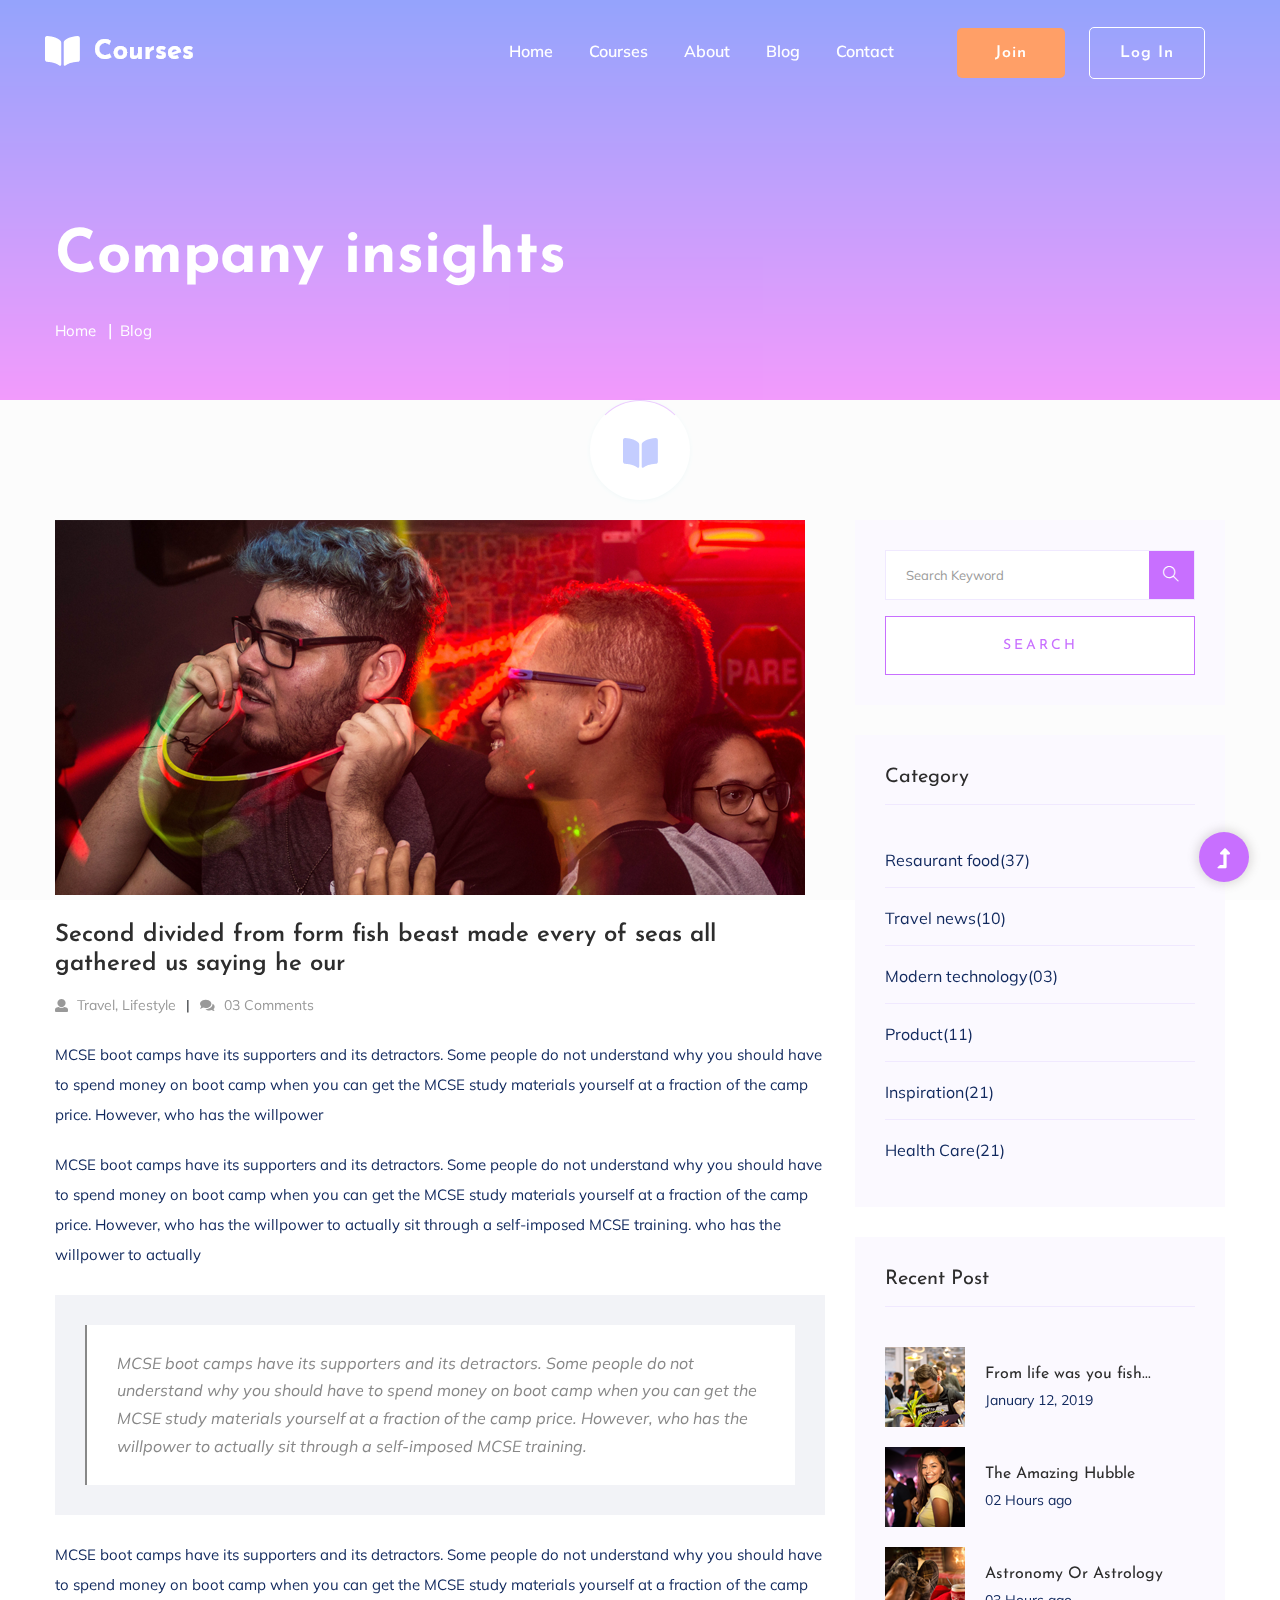
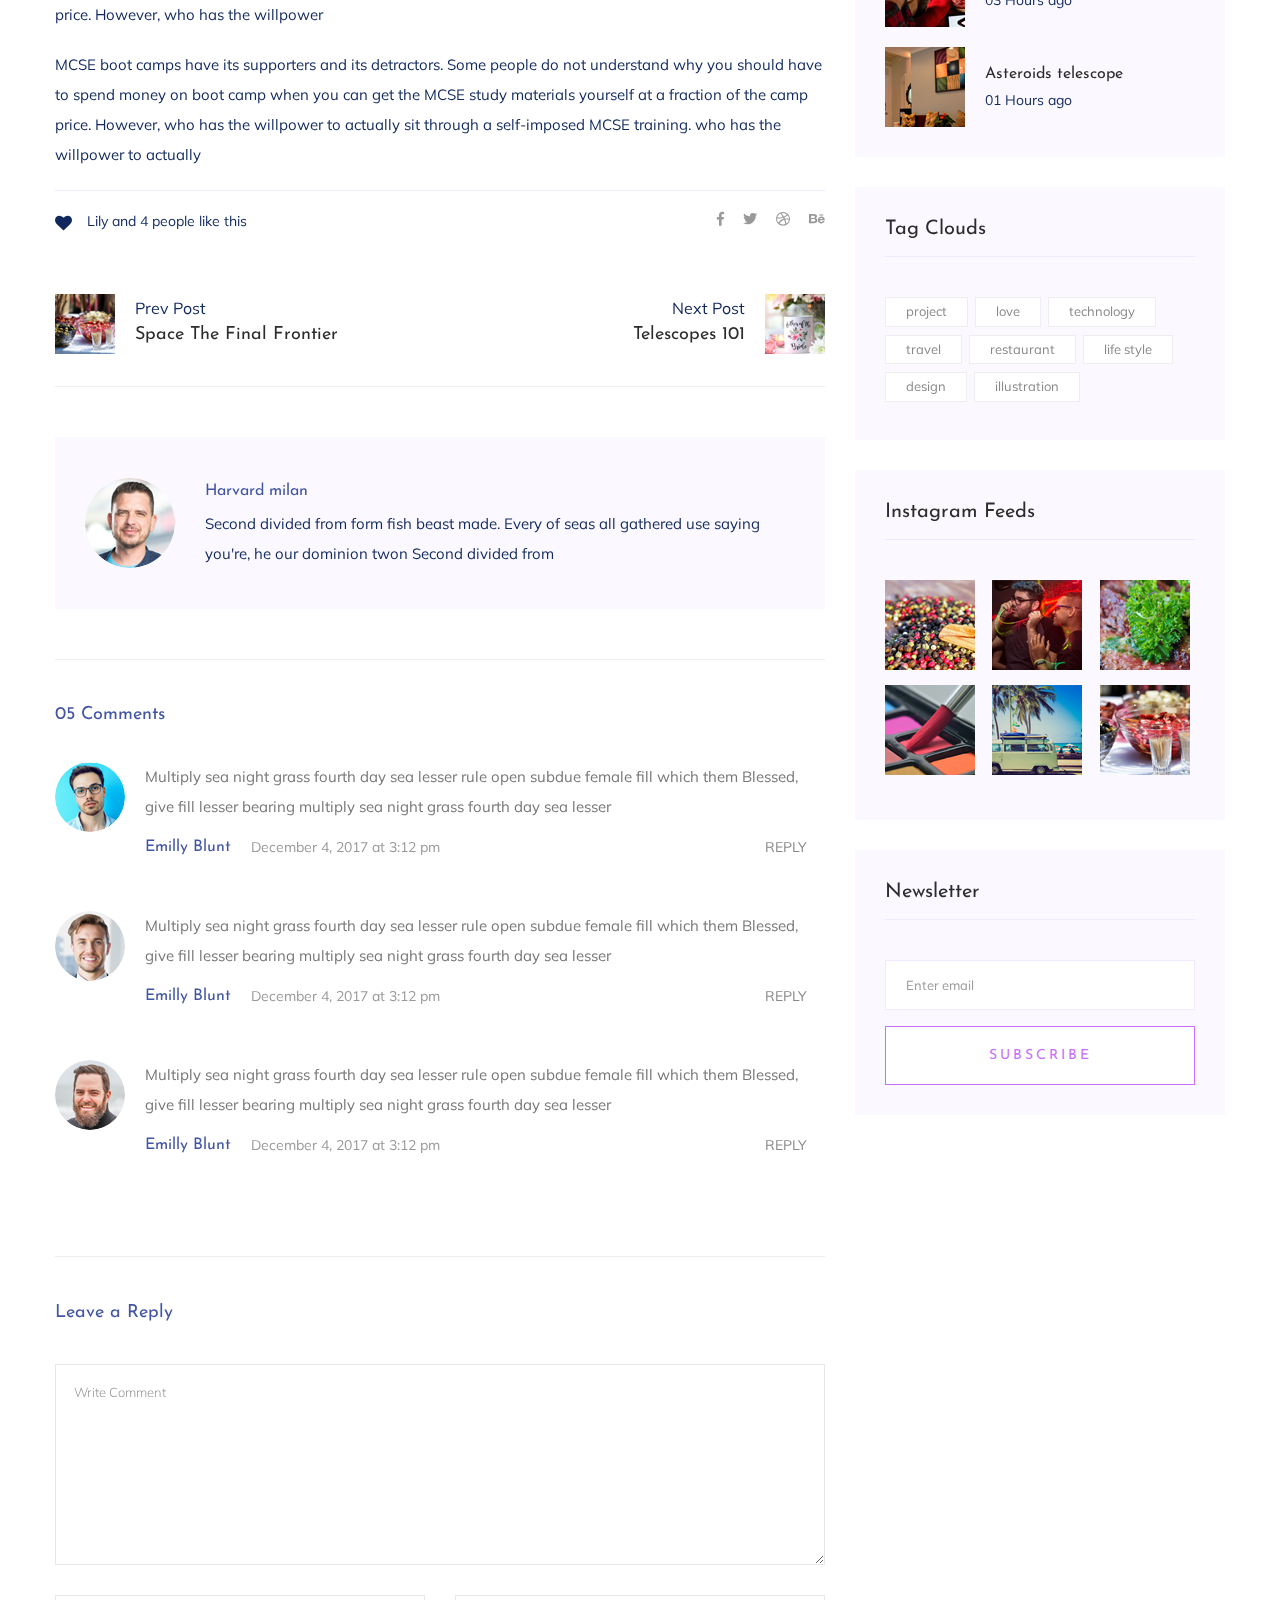
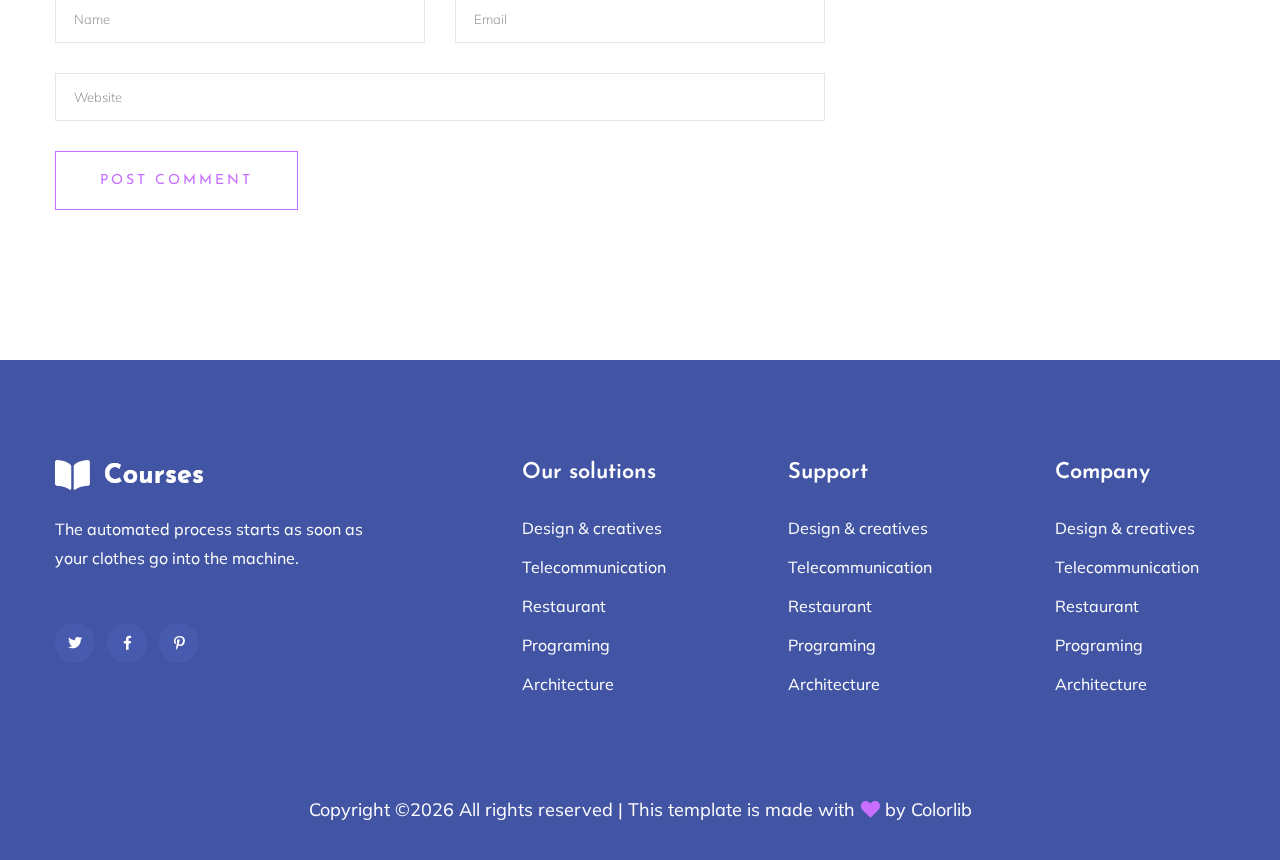
<file: blog_details.html>
<!doctype html>
<html class="no-js" lang="zxx">
<head>
   <meta charset="utf-8">
   <meta http-equiv="x-ua-compatible" content="ie=edge">
   <title>Courses | Education</title>
   <meta name="description" content="">
   <meta name="viewport" content="width=device-width, initial-scale=1">
   <link rel="shortcut icon" type="image/x-icon" href="assets/img/favicon.ico">

   <!-- CSS here -->
   <link rel="stylesheet" href="assets/css/bootstrap.min.css">
   <link rel="stylesheet" href="assets/css/owl.carousel.min.css">
   <link rel="stylesheet" href="assets/css/slicknav.css">
   <link rel="stylesheet" href="assets/css/animate.min.css">
   <link rel="stylesheet" href="assets/css/hamburgers.min.css">
   <link rel="stylesheet" href="assets/css/magnific-popup.css">
   <link rel="stylesheet" href="assets/css/fontawesome-all.min.css">
   <link rel="stylesheet" href="assets/css/themify-icons.css">
   <link rel="stylesheet" href="assets/css/slick.css">
   <link rel="stylesheet" href="assets/css/nice-select.css">
   <link rel="stylesheet" href="assets/css/style.css">
</head>

<body>
   <!--? Preloader Start -->
   <div id="preloader-active">
      <div class="preloader d-flex align-items-center justify-content-center">
        <div class="preloader-inner position-relative">
          <div class="preloader-circle"></div>
          <div class="preloader-img pere-text">
            <img src="assets/img/logo/loder.png" alt="">
         </div>
      </div>
   </div>
</div>
<!-- Preloader Start -->
<!-- Header Start -->
<div class="header-area header-transparent">
   <div class="main-header ">
      <div class="header-bottom  header-sticky">
         <div class="container-fluid">
            <div class="row align-items-center">
               <!-- Logo -->
               <div class="col-xl-2 col-lg-2">
                  <div class="logo">
                     <a href="index.html"><img src="assets/img/logo/logo.png" alt=""></a>
                  </div>
               </div>
               <div class="col-xl-10 col-lg-10">
                  <div class="menu-wrapper d-flex align-items-center justify-content-end">
                     <!-- Main-menu -->
                     <div class="main-menu d-none d-lg-block">
                        <nav>
                           <ul id="navigation">                                                                                          
                              <li class="active" ><a href="index.html">Home</a></li>
                              <li><a href="courses.html">Courses</a></li>
                              <li><a href="about.html">About</a></li>
                              <li><a href="#">Blog</a>
                                 <ul class="submenu">
                                    <li><a href="blog.html">Blog</a></li>
                                    <li><a href="blog_details.html">Blog Details</a></li>
                                    <li><a href="elements.html">Element</a></li>
                                 </ul>
                              </li>
                              <li><a href="contact.html">Contact</a></li>
                              <!-- Button -->
                              <li class="button-header margin-left "><a href="#" class="btn">Join</a></li>
                              <li class="button-header"><a href="login.html" class="btn btn3">Log in</a></li>
                           </ul>
                        </nav>
                     </div>
                  </div>
               </div> 
               <!-- Mobile Menu -->
               <div class="col-12">
                  <div class="mobile_menu d-block d-lg-none"></div>
               </div>
            </div>
         </div>
      </div>
   </div>
</div>
<!-- Header End -->
<main>
   <!--? slider Area Start-->
   <section class="slider-area slider-area2">
     <div class="slider-active">
       <!-- Single Slider -->
       <div class="single-slider slider-height2">
         <div class="container">
           <div class="row">
             <div class="col-xl-8 col-lg-11 col-md-12">
               <div class="hero__caption hero__caption2">
                 <h1 data-animation="bounceIn" data-delay="0.2s">Company insights</h1>
                 <!-- breadcrumb Start-->
                 <nav aria-label="breadcrumb">
                   <ol class="breadcrumb">
                     <li class="breadcrumb-item"><a href="index.html">Home</a></li>
                     <li class="breadcrumb-item"><a href="#">Blog</a></li> 
                  </ol>
               </nav>
               <!-- breadcrumb End -->
            </div>
         </div>
      </div>
   </div>          
</div>
</div>
</section>
<!--? Blog Area Start -->
<section class="blog_area single-post-area section-padding">
   <div class="container">
      <div class="row">
         <div class="col-lg-8 posts-list">
            <div class="single-post">
               <div class="feature-img">
                  <img class="img-fluid" src="assets/img/blog/single_blog_1.png" alt="">
               </div>
               <div class="blog_details">
                  <h2 style="color: #2d2d2d;">Second divided from form fish beast made every of seas
                     all gathered us saying he our
                  </h2>
                  <ul class="blog-info-link mt-3 mb-4">
                     <li><a href="#"><i class="fa fa-user"></i> Travel, Lifestyle</a></li>
                     <li><a href="#"><i class="fa fa-comments"></i> 03 Comments</a></li>
                  </ul>
                  <p class="excert">
                     MCSE boot camps have its supporters and its detractors. Some people do not understand why you
                     should have to spend money on boot camp when you can get the MCSE study materials yourself at a
                     fraction of the camp price. However, who has the willpower
                  </p>
                  <p>
                     MCSE boot camps have its supporters and its detractors. Some people do not understand why you
                     should have to spend money on boot camp when you can get the MCSE study materials yourself at a
                     fraction of the camp price. However, who has the willpower to actually sit through a
                     self-imposed MCSE training. who has the willpower to actually
                  </p>
                  <div class="quote-wrapper">
                     <div class="quotes">
                        MCSE boot camps have its supporters and its detractors. Some people do not understand why you
                        should have to spend money on boot camp when you can get the MCSE study materials yourself at
                        a fraction of the camp price. However, who has the willpower to actually sit through a
                        self-imposed MCSE training.
                     </div>
                  </div>
                  <p>
                     MCSE boot camps have its supporters and its detractors. Some people do not understand why you
                     should have to spend money on boot camp when you can get the MCSE study materials yourself at a
                     fraction of the camp price. However, who has the willpower
                  </p>
                  <p>
                     MCSE boot camps have its supporters and its detractors. Some people do not understand why you
                     should have to spend money on boot camp when you can get the MCSE study materials yourself at a
                     fraction of the camp price. However, who has the willpower to actually sit through a
                     self-imposed MCSE training. who has the willpower to actually
                  </p>
               </div>
            </div>
            <div class="navigation-top">
               <div class="d-sm-flex justify-content-between text-center">
                  <p class="like-info"><span class="align-middle"><i class="fa fa-heart"></i></span> Lily and 4
                  people like this</p>
                  <div class="col-sm-4 text-center my-2 my-sm-0">
                     <!-- <p class="comment-count"><span class="align-middle"><i class="fa fa-comment"></i></span> 06 Comments</p> -->
                  </div>
                  <ul class="social-icons">
                     <li><a href="https://www.facebook.com/sai4ull"><i class="fab fa-facebook-f"></i></a></li>
                     <li><a href="#"><i class="fab fa-twitter"></i></a></li>
                     <li><a href="#"><i class="fab fa-dribbble"></i></a></li>
                     <li><a href="#"><i class="fab fa-behance"></i></a></li>
                  </ul>
               </div>
               <div class="navigation-area">
                  <div class="row">
                     <div
                     class="col-lg-6 col-md-6 col-12 nav-left flex-row d-flex justify-content-start align-items-center">
                     <div class="thumb">
                        <a href="#">
                           <img class="img-fluid" src="assets/img/post/preview.png" alt="">
                        </a>
                     </div>
                     <div class="arrow">
                        <a href="#">
                           <span class="lnr text-white ti-arrow-left"></span>
                        </a>
                     </div>
                     <div class="detials">
                        <p>Prev Post</p>
                        <a href="#">
                           <h4 style="color: #2d2d2d;">Space The Final Frontier</h4>
                        </a>
                     </div>
                  </div>
                  <div
                  class="col-lg-6 col-md-6 col-12 nav-right flex-row d-flex justify-content-end align-items-center">
                  <div class="detials">
                     <p>Next Post</p>
                     <a href="#">
                        <h4 style="color: #2d2d2d;">Telescopes 101</h4>
                     </a>
                  </div>
                  <div class="arrow">
                     <a href="#">
                        <span class="lnr text-white ti-arrow-right"></span>
                     </a>
                  </div>
                  <div class="thumb">
                     <a href="#">
                        <img class="img-fluid" src="assets/img/post/next.png" alt="">
                     </a>
                  </div>
               </div>
            </div>
         </div>
      </div>
      <div class="blog-author">
         <div class="media align-items-center">
            <img src="assets/img/blog/author.png" alt="">
            <div class="media-body">
               <a href="#">
                  <h4>Harvard milan</h4>
               </a>
               <p>Second divided from form fish beast made. Every of seas all gathered use saying you're, he
               our dominion twon Second divided from</p>
            </div>
         </div>
      </div>
      <div class="comments-area">
         <h4>05 Comments</h4>
         <div class="comment-list">
            <div class="single-comment justify-content-between d-flex">
               <div class="user justify-content-between d-flex">
                  <div class="thumb">
                     <img src="assets/img/blog/comment_1.png" alt="">
                  </div>
                  <div class="desc">
                     <p class="comment">
                        Multiply sea night grass fourth day sea lesser rule open subdue female fill which them
                        Blessed, give fill lesser bearing multiply sea night grass fourth day sea lesser
                     </p>
                     <div class="d-flex justify-content-between">
                        <div class="d-flex align-items-center">
                           <h5>
                              <a href="#">Emilly Blunt</a>
                           </h5>
                           <p class="date">December 4, 2017 at 3:12 pm </p>
                        </div>
                        <div class="reply-btn">
                           <a href="#" class="btn-reply text-uppercase">reply</a>
                        </div>
                     </div>
                  </div>
               </div>
            </div>
         </div>
         <div class="comment-list">
            <div class="single-comment justify-content-between d-flex">
               <div class="user justify-content-between d-flex">
                  <div class="thumb">
                     <img src="assets/img/blog/comment_2.png" alt="">
                  </div>
                  <div class="desc">
                     <p class="comment">
                        Multiply sea night grass fourth day sea lesser rule open subdue female fill which them
                        Blessed, give fill lesser bearing multiply sea night grass fourth day sea lesser
                     </p>
                     <div class="d-flex justify-content-between">
                        <div class="d-flex align-items-center">
                           <h5>
                              <a href="#">Emilly Blunt</a>
                           </h5>
                           <p class="date">December 4, 2017 at 3:12 pm </p>
                        </div>
                        <div class="reply-btn">
                           <a href="#" class="btn-reply text-uppercase">reply</a>
                        </div>
                     </div>
                  </div>
               </div>
            </div>
         </div>
         <div class="comment-list">
            <div class="single-comment justify-content-between d-flex">
               <div class="user justify-content-between d-flex">
                  <div class="thumb">
                     <img src="assets/img/blog/comment_3.png" alt="">
                  </div>
                  <div class="desc">
                     <p class="comment">
                        Multiply sea night grass fourth day sea lesser rule open subdue female fill which them
                        Blessed, give fill lesser bearing multiply sea night grass fourth day sea lesser
                     </p>
                     <div class="d-flex justify-content-between">
                        <div class="d-flex align-items-center">
                           <h5>
                              <a href="#">Emilly Blunt</a>
                           </h5>
                           <p class="date">December 4, 2017 at 3:12 pm </p>
                        </div>
                        <div class="reply-btn">
                           <a href="#" class="btn-reply text-uppercase">reply</a>
                        </div>
                     </div>
                  </div>
               </div>
            </div>
         </div>
      </div>
      <div class="comment-form">
         <h4>Leave a Reply</h4>
         <form class="form-contact comment_form" action="#" id="commentForm">
            <div class="row">
               <div class="col-12">
                  <div class="form-group">
                     <textarea class="form-control w-100" name="comment" id="comment" cols="30" rows="9"
                     placeholder="Write Comment"></textarea>
                  </div>
               </div>
               <div class="col-sm-6">
                  <div class="form-group">
                     <input class="form-control" name="name" id="name" type="text" placeholder="Name">
                  </div>
               </div>
               <div class="col-sm-6">
                  <div class="form-group">
                     <input class="form-control" name="email" id="email" type="email" placeholder="Email">
                  </div>
               </div>
               <div class="col-12">
                  <div class="form-group">
                     <input class="form-control" name="website" id="website" type="text" placeholder="Website">
                  </div>
               </div>
            </div>
            <div class="form-group">
               <button type="submit" class="button button-contactForm btn_1 boxed-btn">Post Comment</button>
            </div>
         </form>
      </div>
   </div>
   <div class="col-lg-4">
      <div class="blog_right_sidebar">
         <aside class="single_sidebar_widget search_widget">
            <form action="#">
               <div class="form-group">
                  <div class="input-group mb-3">
                     <input type="text" class="form-control" placeholder='Search Keyword'
                     onfocus="this.placeholder = ''" onblur="this.placeholder = 'Search Keyword'">
                     <div class="input-group-append">
                        <button class="btns" type="button"><i class="ti-search"></i></button>
                     </div>
                  </div>
               </div>
               <button class="button rounded-0 primary-bg text-white w-100 btn_1 boxed-btn"
               type="submit">Search</button>
            </form>
         </aside>
         <aside class="single_sidebar_widget post_category_widget">
            <h4 class="widget_title" style="color: #2d2d2d;">Category</h4>
            <ul class="list cat-list">
               <li>
                  <a href="#" class="d-flex">
                     <p>Resaurant food</p>
                     <p>(37)</p>
                  </a>
               </li>
               <li>
                  <a href="#" class="d-flex">
                     <p>Travel news</p>
                     <p>(10)</p>
                  </a>
               </li>
               <li>
                  <a href="#" class="d-flex">
                     <p>Modern technology</p>
                     <p>(03)</p>
                  </a>
               </li>
               <li>
                  <a href="#" class="d-flex">
                     <p>Product</p>
                     <p>(11)</p>
                  </a>
               </li>
               <li>
                  <a href="#" class="d-flex">
                     <p>Inspiration</p>
                     <p>(21)</p>
                  </a>
               </li>
               <li>
                  <a href="#" class="d-flex">
                     <p>Health Care</p>
                     <p>(21)</p>
                  </a>
               </li>
            </ul>
         </aside>
         <aside class="single_sidebar_widget popular_post_widget">
            <h3 class="widget_title" style="color: #2d2d2d;">Recent Post</h3>
            <div class="media post_item">
               <img src="assets/img/post/post_1.png" alt="post">
               <div class="media-body">
                  <a href="blog_details.html">
                     <h3 style="color: #2d2d2d;">From life was you fish...</h3>
                  </a>
                  <p>January 12, 2019</p>
               </div>
            </div>
            <div class="media post_item">
               <img src="assets/img/post/post_2.png" alt="post">
               <div class="media-body">
                  <a href="blog_details.html">
                     <h3 style="color: #2d2d2d;">The Amazing Hubble</h3>
                  </a>
                  <p>02 Hours ago</p>
               </div>
            </div>
            <div class="media post_item">
               <img src="assets/img/post/post_3.png" alt="post">
               <div class="media-body">
                  <a href="blog_details.html">
                     <h3 style="color: #2d2d2d;">Astronomy Or Astrology</h3>
                  </a>
                  <p>03 Hours ago</p>
               </div>
            </div>
            <div class="media post_item">
               <img src="assets/img/post/post_4.png" alt="post">
               <div class="media-body">
                  <a href="blog_details.html">
                     <h3 style="color: #2d2d2d;">Asteroids telescope</h3>
                  </a>
                  <p>01 Hours ago</p>
               </div>
            </div>
         </aside>
         <aside class="single_sidebar_widget tag_cloud_widget">
            <h4 class="widget_title" style="color: #2d2d2d;">Tag Clouds</h4>
            <ul class="list">
               <li>
                  <a href="#">project</a>
               </li>
               <li>
                  <a href="#">love</a>
               </li>
               <li>
                  <a href="#">technology</a>
               </li>
               <li>
                  <a href="#">travel</a>
               </li>
               <li>
                  <a href="#">restaurant</a>
               </li>
               <li>
                  <a href="#">life style</a>
               </li>
               <li>
                  <a href="#">design</a>
               </li>
               <li>
                  <a href="#">illustration</a>
               </li>
            </ul>
         </aside>
         <aside class="single_sidebar_widget instagram_feeds">
            <h4 class="widget_title" style="color: #2d2d2d;">Instagram Feeds</h4>
            <ul class="instagram_row flex-wrap">
               <li>
                  <a href="#">
                     <img class="img-fluid" src="assets/img/post/post_5.png" alt="">
                  </a>
               </li>
               <li>
                  <a href="#">
                     <img class="img-fluid" src="assets/img/post/post_6.png" alt="">
                  </a>
               </li>
               <li>
                  <a href="#">
                     <img class="img-fluid" src="assets/img/post/post_7.png" alt="">
                  </a>
               </li>
               <li>
                  <a href="#">
                     <img class="img-fluid" src="assets/img/post/post_8.png" alt="">
                  </a>
               </li>
               <li>
                  <a href="#">
                     <img class="img-fluid" src="assets/img/post/post_9.png" alt="">
                  </a>
               </li>
               <li>
                  <a href="#">
                     <img class="img-fluid" src="assets/img/post/post_10.png" alt="">
                  </a>
               </li>
            </ul>
         </aside>
         <aside class="single_sidebar_widget newsletter_widget">
            <h4 class="widget_title" style="color: #2d2d2d;">Newsletter</h4>
            <form action="#">
               <div class="form-group">
                  <input type="email" class="form-control" onfocus="this.placeholder = ''"
                  onblur="this.placeholder = 'Enter email'" placeholder='Enter email' required>
               </div>
               <button class="button rounded-0 primary-bg text-white w-100 btn_1 boxed-btn" type="submit">Subscribe</button>
            </form>
         </aside>
      </div>
   </div>
</div>
</div>
</section>
<!-- Blog Area End -->
</main>
<footer>
   <div class="footer-wrappper footer-bg">
    <!-- Footer Start-->
    <div class="footer-area footer-padding">
      <div class="container">
        <div class="row justify-content-between">
          <div class="col-xl-4 col-lg-5 col-md-4 col-sm-6">
            <div class="single-footer-caption mb-50">
              <div class="single-footer-caption mb-30">
                <!-- logo -->
                <div class="footer-logo mb-25">
                  <a href="index.html"><img src="assets/img/logo/logo2_footer.png" alt=""></a>
               </div>
               <div class="footer-tittle">
                  <div class="footer-pera">
                    <p>The automated process starts as soon as your clothes go into the machine.</p>
                 </div>
              </div>
              <!-- social -->
              <div class="footer-social">
               <a href="#"><i class="fab fa-twitter"></i></a>
               <a href="https://bit.ly/sai4ull"><i class="fab fa-facebook-f"></i></a>
               <a href="#"><i class="fab fa-pinterest-p"></i></a>
            </div>
         </div>
      </div>
   </div>
   <div class="col-xl-2 col-lg-3 col-md-4 col-sm-5">
      <div class="single-footer-caption mb-50">
        <div class="footer-tittle">
          <h4>Our solutions</h4>
          <ul>
            <li><a href="#">Design & creatives</a></li>
            <li><a href="#">Telecommunication</a></li>
            <li><a href="#">Restaurant</a></li>
            <li><a href="#">Programing</a></li>
            <li><a href="#">Architecture</a></li>
         </ul>
      </div>
   </div>
</div>
<div class="col-xl-2 col-lg-4 col-md-4 col-sm-6">
   <div class="single-footer-caption mb-50">
     <div class="footer-tittle">
       <h4>Support</h4>
       <ul>
         <li><a href="#">Design & creatives</a></li>
         <li><a href="#">Telecommunication</a></li>
         <li><a href="#">Restaurant</a></li>
         <li><a href="#">Programing</a></li>
         <li><a href="#">Architecture</a></li>
      </ul>
   </div>
</div>
</div>
<div class="col-xl-2 col-lg-3 col-md-4 col-sm-6">
   <div class="single-footer-caption mb-50">
     <div class="footer-tittle">
       <h4>Company</h4>
       <ul>
         <li><a href="#">Design & creatives</a></li>
         <li><a href="#">Telecommunication</a></li>
         <li><a href="#">Restaurant</a></li>
         <li><a href="#">Programing</a></li>
         <li><a href="#">Architecture</a></li>
      </ul>
   </div>
</div>
</div>
</div>
</div>
</div>
<!-- footer-bottom area -->
<div class="footer-bottom-area">
   <div class="container">
     <div class="footer-border">
       <div class="row d-flex align-items-center">
         <div class="col-xl-12 ">
           <div class="footer-copy-right text-center">
             <p><!-- Link back to Colorlib can't be removed. Template is licensed under CC BY 3.0. -->
                Copyright &copy;<script>document.write(new Date().getFullYear());</script> All rights reserved | This template is made with <i class="fa fa-heart" aria-hidden="true"></i> by <a href="https://colorlib.com" target="_blank">Colorlib</a>
                <!-- Link back to Colorlib can't be removed. Template is licensed under CC BY 3.0. --></p>
             </div>
          </div>
       </div>
    </div>
 </div>
</div>
<!-- Footer End-->
</div>
</footer> 
<!-- Scroll Up -->

<div id="back-top" >
   <a title="Go to Top" href="#"> <i class="fas fa-level-up-alt"></i></a>
</div>

<!-- JS here -->

<script src="./assets/js/vendor/modernizr-3.5.0.min.js"></script>
<!-- Jquery, Popper, Bootstrap -->
<script src="./assets/js/vendor/jquery-1.12.4.min.js"></script>
<script src="./assets/js/popper.min.js"></script>
<script src="./assets/js/bootstrap.min.js"></script>
<!-- Jquery Mobile Menu -->
<script src="./assets/js/jquery.slicknav.min.js"></script>

<!-- Jquery Slick , Owl-Carousel Plugins -->
<script src="./assets/js/owl.carousel.min.js"></script>
<script src="./assets/js/slick.min.js"></script>
<!-- One Page, Animated-HeadLin -->
<script src="./assets/js/wow.min.js"></script>
<script src="./assets/js/animated.headline.js"></script>
<script src="./assets/js/jquery.magnific-popup.js"></script>

<!-- Date Picker -->
<script src="./assets/js/gijgo.min.js"></script>
<!-- Nice-select, sticky -->
<script src="./assets/js/jquery.nice-select.min.js"></script>
<script src="./assets/js/jquery.sticky.js"></script>

<!-- counter , waypoint,Hover Direction -->
<script src="./assets/js/jquery.counterup.min.js"></script>
<script src="./assets/js/waypoints.min.js"></script>
<script src="./assets/js/jquery.countdown.min.js"></script>
<script src="./assets/js/hover-direction-snake.min.js"></script>

<!-- contact js -->
<script src="./assets/js/contact.js"></script>
<script src="./assets/js/jquery.form.js"></script>
<script src="./assets/js/jquery.validate.min.js"></script>
<script src="./assets/js/mail-script.js"></script>
<script src="./assets/js/jquery.ajaxchimp.min.js"></script>

<!-- Jquery Plugins, main Jquery -->	
<script src="./assets/js/plugins.js"></script>
<script src="./assets/js/main.js"></script>

</body>
</html>
</file>
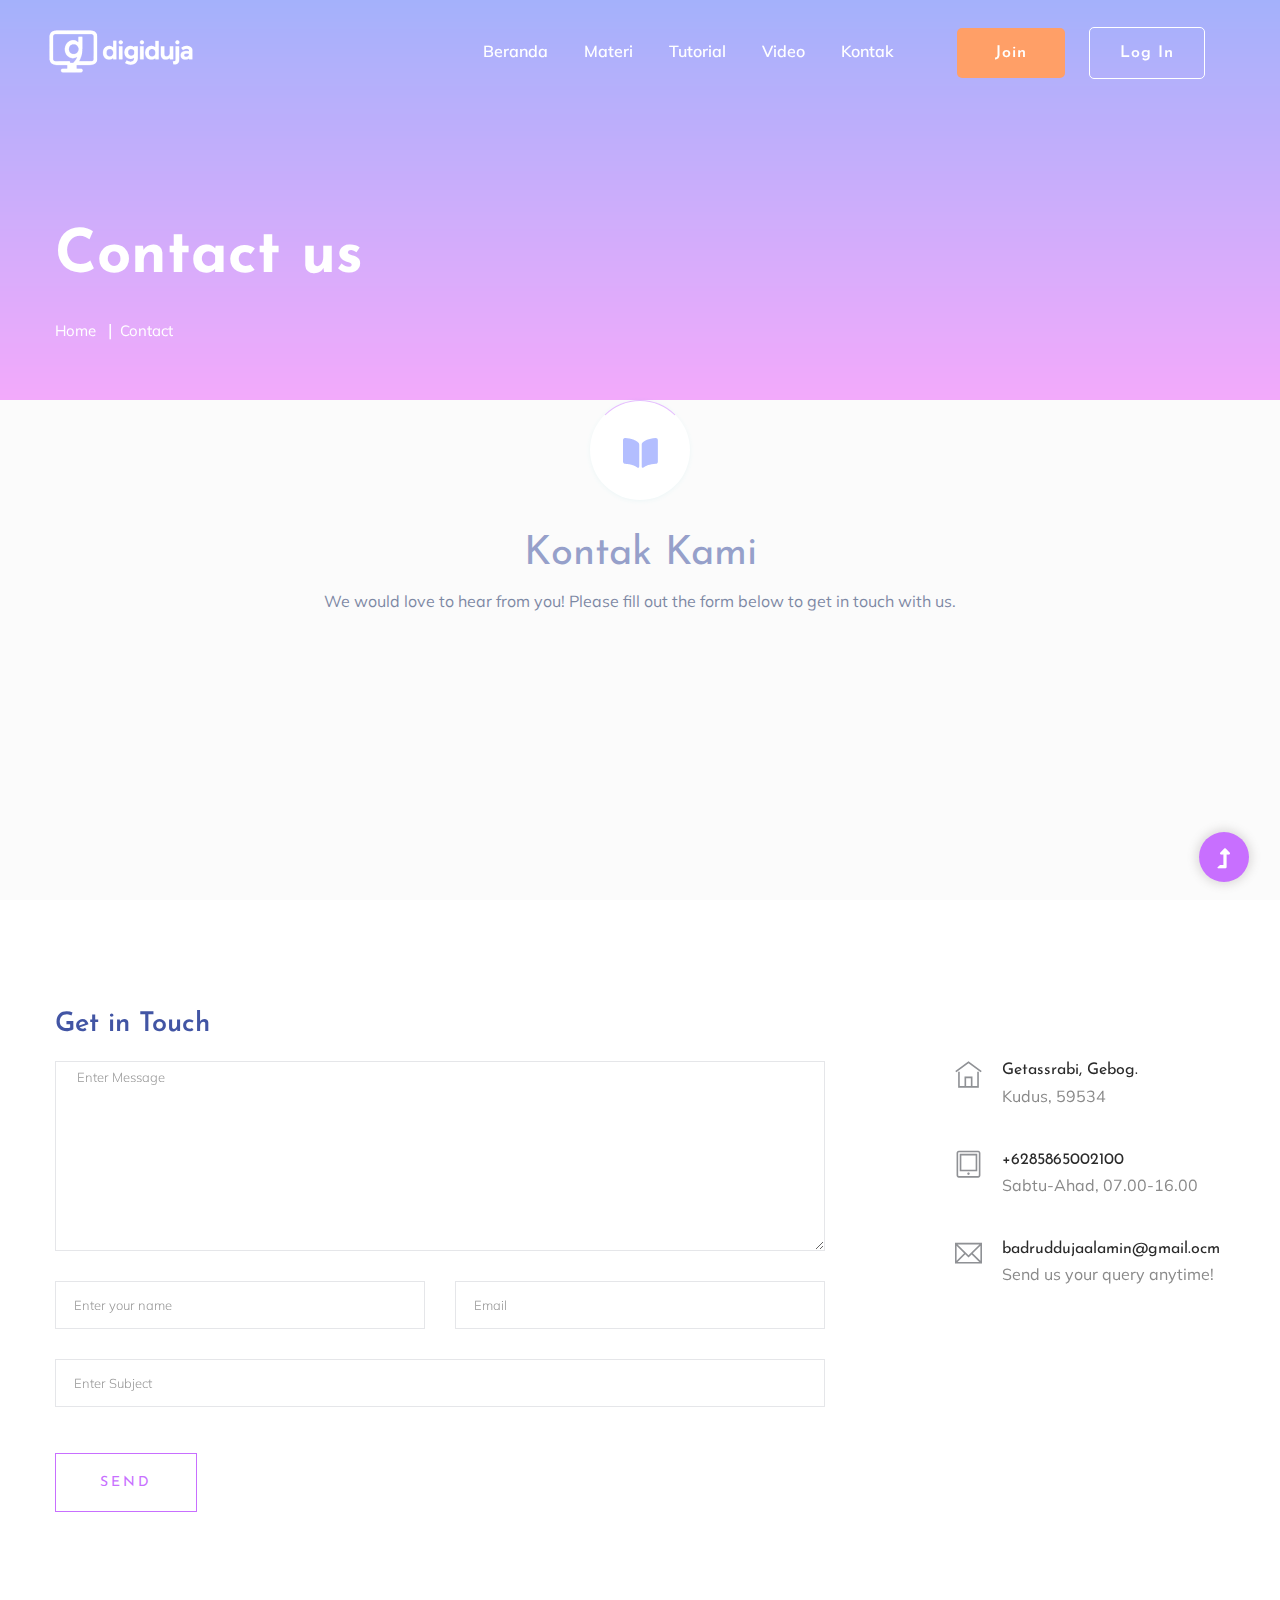
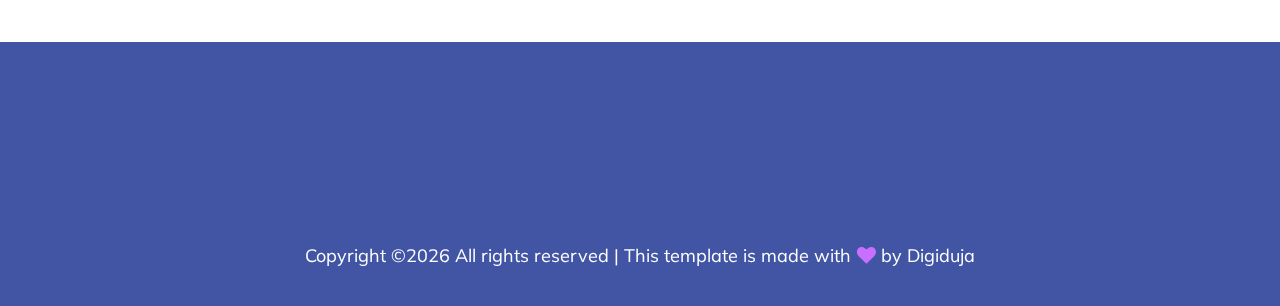
<file: contact.html>
<!doctype html>
<html class="no-js" lang="zxx">
<head>
    <meta charset="utf-8">
    <meta http-equiv="x-ua-compatible" content="ie=edge">
    <title>Courses | Education</title>
    <meta name="description" content="">
    <meta name="viewport" content="width=device-width, initial-scale=1">
    <link rel="shortcut icon" type="image/x-icon" href="assets/img/favicon.ico">

    <!-- CSS here -->
    <link rel="stylesheet" href="assets/css/bootstrap.min.css">
    <link rel="stylesheet" href="assets/css/owl.carousel.min.css">
    <link rel="stylesheet" href="assets/css/slicknav.css">
    <link rel="stylesheet" href="assets/css/animate.min.css">
    <link rel="stylesheet" href="assets/css/hamburgers.min.css">
    <link rel="stylesheet" href="assets/css/magnific-popup.css">
    <link rel="stylesheet" href="assets/css/fontawesome-all.min.css">
    <link rel="stylesheet" href="assets/css/themify-icons.css">
    <link rel="stylesheet" href="assets/css/themify-icons.css">
    <link rel="stylesheet" href="assets/css/slick.css">
    <link rel="stylesheet" href="assets/css/nice-select.css">
    <link rel="stylesheet" href="assets/css/style.css">
</head>
<!--? Preloader Start -->
<div id="preloader-active">
    <div class="preloader d-flex align-items-center justify-content-center">
        <div class="preloader-inner position-relative">
            <div class="preloader-circle"></div>
            <div class="preloader-img pere-text">
                <img src="assets/img/logo/loder.png" alt="">
            </div>
        </div>
    </div>
</div>
<!-- Preloader Start -->
 <header>
        <!-- Header Start -->
        <div class="header-area header-transparent">
            <div class="main-header ">
                <div class="header-bottom  header-sticky">
                    <div class="container-fluid">
                        <div class="row align-items-center">
                            <!-- Logo -->
                            <div class="col-xl-2 col-lg-2">
                                <div class="logo">
                                    <a href="index.html"><img src="assets/img/logo/digidujaputih.png" alt="Digiduja"></a>
                                </div>
                            </div>
                            <div class="col-xl-10 col-lg-10">
                                <div class="menu-wrapper d-flex align-items-center justify-content-end">
                                    <!-- Main-menu -->
                                    <div class="main-menu d-none d-lg-block">
                                        <nav>
                                            <ul id="navigation">                                                                                          
                                                <li class="active" ><a href="index.html">Beranda</a></li>
                                                <li><a href="courses.html">Materi</a></li>
                                                <li><a href="about.html">Tutorial</a></li>
                                                <li><a href="blog_details.html">Video</a></li>
                                                <li><a href="contact.html">Kontak</a></li>
                                                <!-- Button -->
                                                <li class="button-header margin-left "><a href="#" class="btn">Join</a></li>
                                                <li class="button-header"><a href="login.html" class="btn btn3">Log in</a></li>
                                            </ul>
                                        </nav>
                                    </div>
                                </div>
                            </div> 
                            <!-- Mobile Menu -->
                            <div class="col-12">
                                <div class="mobile_menu d-block d-lg-none"></div>
                            </div>
                        </div>
                    </div>
                </div>
            </div>
        </div>
        <!-- Header End -->
    </header>
<main>
    <!--? slider Area Start-->
    <section class="slider-area slider-area2">
        <div class="slider-active">
            <!-- Single Slider -->
            <div class="single-slider slider-height2">
                <div class="container">
                    <div class="row">
                        <div class="col-xl-8 col-lg-11 col-md-12">
                            <div class="hero__caption hero__caption2">
                                <h1 data-animation="bounceIn" data-delay="0.2s">Contact us</h1>
                                <!-- breadcrumb Start-->
                                <nav aria-label="breadcrumb">
                                    <ol class="breadcrumb">
                                        <li class="breadcrumb-item"><a href="index.html">Home</a></li>
                                        <li class="breadcrumb-item"><a href="#">Contact</a></li> 
                                    </ol>
                                </nav>
                                <!-- breadcrumb End -->
                            </div>
                        </div>
                    </div>
                </div>          
            </div>
        </div>
    </section>
    <!--?  Contact Area start  -->
    <section class="contact-section">
        <div class="container">
            <div class="d-none d-sm-block mb-5 pb-4">
                <h1 class="text-center">Kontak Kami</h1>
                <p class="text-center">We would love to hear from you! Please fill out the form below to get in touch with us.</p>
                <iframe src="https://www.google.com/maps/embed?pb=!1m18!1m12!1m3!1d2546.161292738482!2d110.80211117986103!3d-6.764018838297814!2m3!1f0!2f0!3f0!3m2!1i1024!2i768!4f13.1!3m3!1m2!1s0x2e70dc8300a5c2ab%3A0x53cce81fddc40672!2sSMK%20NU%20Al-Hidayah%20Kudus!5e0!3m2!1sid!2sid!4v1749794407984!5m2!1sid!2sid" width="100%" height="300" style="border:0;" allowfullscreen="" loading="lazy" referrerpolicy="no-referrer-when-downgrade"></iframe>
            </div>
            <div class="row">
                <div class="col-12">
                    <h2 class="contact-title">Get in Touch</h2>
                </div>
                <div class="col-lg-8">
                    <form class="form-contact contact_form" action="contact_process.php" method="post" id="contactForm" novalidate="novalidate">
                        <div class="row">
                            <div class="col-12">
                                <div class="form-group">
                                    <textarea class="form-control w-100" name="message" id="message" cols="30" rows="9" onfocus="this.placeholder = ''" onblur="this.placeholder = 'Enter Message'" placeholder=" Enter Message"></textarea>
                                </div>
                            </div>
                            <div class="col-sm-6">
                                <div class="form-group">
                                    <input class="form-control valid" name="name" id="name" type="text" onfocus="this.placeholder = ''" onblur="this.placeholder = 'Enter your name'" placeholder="Enter your name">
                                </div>
                            </div>
                            <div class="col-sm-6">
                                <div class="form-group">
                                    <input class="form-control valid" name="email" id="email" type="email" onfocus="this.placeholder = ''" onblur="this.placeholder = 'Enter email address'" placeholder="Email">
                                </div>
                            </div>
                            <div class="col-12">
                                <div class="form-group">
                                    <input class="form-control" name="subject" id="subject" type="text" onfocus="this.placeholder = ''" onblur="this.placeholder = 'Enter Subject'" placeholder="Enter Subject">
                                </div>
                            </div>
                        </div>
                        <div class="form-group mt-3">
                            <button type="submit" class="button button-contactForm boxed-btn">Send</button>
                        </div>
                    </form>
                </div>
                <div class="col-lg-3 offset-lg-1">
                    <div class="media contact-info">
                        <span class="contact-info__icon"><i class="ti-home"></i></span>
                        <div class="media-body">
                            <h3>Getassrabi, Gebog.</h3>
                            <p>Kudus, 59534</p>
                        </div>
                    </div>
                    <div class="media contact-info">
                        <span class="contact-info__icon"><i class="ti-tablet"></i></span>
                        <div class="media-body">
                            <h3>+6285865002100</h3>
                            <p>Sabtu-Ahad, 07.00-16.00</p>
                        </div>
                    </div>
                    <div class="media contact-info">
                        <span class="contact-info__icon"><i class="ti-email"></i></span>
                        <div class="media-body">
                            <h3>badruddujaalamin@gmail.ocm</h3>
                            <p>Send us your query anytime!</p>
                        </div>
                    </div>
                </div>
            </div>
        </div>
    </section>
    <!-- Contact Area End -->
</main>
<footer>
    <div class="footer-wrappper footer-bg">
        <!-- Footer Start-->
        <div class="footer-area footer-padding">
            <div class="container">
                <div class="row justify-content-between">
                    <div class="col-xl-4 col-lg-5 col-md-4 col-sm-6">
                        <div class="single-footer-caption mb-50">
                            <div class="single-footer-caption mb-30">
                                <!-- logo -->
                                <!-- <div class="footer-logo mb-25">
                                    <a href="index.html"><img src="assets/img/logo/logo2_footer.png" alt=""></a>
                                </div>
                                <div class="footer-tittle">
                                    <div class="footer-pera">
                                        <p>The automated process starts as soon as your clothes go into the machine.</p>
                                    </div>
                                </div> -->
                                <!-- social -->
                                <!-- <div class="footer-social">
                                    <a href="#"><i class="fab fa-twitter"></i></a>
                                    <a href="https://bit.ly/sai4ull"><i class="fab fa-facebook-f"></i></a>
                                    <a href="#"><i class="fab fa-pinterest-p"></i></a>
                                </div> -->
                            </div>
                        </div>
                    </div>
                    <!-- <div class="col-xl-2 col-lg-3 col-md-4 col-sm-5">
                        <div class="single-footer-caption mb-50">
                            <div class="footer-tittle">
                                <h4>Our solutions</h4>
                                <ul>
                                    <li><a href="#">Design & creatives</a></li>
                                    <li><a href="#">Telecommunication</a></li>
                                    <li><a href="#">Restaurant</a></li>
                                    <li><a href="#">Programing</a></li>
                                    <li><a href="#">Architecture</a></li>
                                </ul>
                            </div>
                        </div>
                    </div> -->
                    <!-- <div class="col-xl-2 col-lg-4 col-md-4 col-sm-6">
                        <div class="single-footer-caption mb-50">
                            <div class="footer-tittle">
                                <h4>Support</h4>
                                <ul>
                                    <li><a href="#">Design & creatives</a></li>
                                    <li><a href="#">Telecommunication</a></li>
                                    <li><a href="#">Restaurant</a></li>
                                    <li><a href="#">Programing</a></li>
                                    <li><a href="#">Architecture</a></li>
                                </ul>
                            </div>
                        </div>
                    </div> -->
                    <!-- <div class="col-xl-2 col-lg-3 col-md-4 col-sm-6">
                        <div class="single-footer-caption mb-50">
                            <div class="footer-tittle">
                                <h4>Company</h4>
                                <ul>
                                    <li><a href="#">Design & creatives</a></li>
                                    <li><a href="#">Telecommunication</a></li>
                                    <li><a href="#">Restaurant</a></li>
                                    <li><a href="#">Programing</a></li>
                                    <li><a href="#">Architecture</a></li>
                                </ul>
                            </div>
                        </div>
                    </div> -->
                </div>
            </div>
        </div>
        <!-- footer-bottom area -->
        <div class="footer-bottom-area">
            <div class="container">
                <div class="footer-border">
                    <div class="row d-flex align-items-center">
                        <div class="col-xl-12 ">
                            <div class="footer-copy-right text-center">
                                <p><!-- Link back to Colorlib can't be removed. Template is licensed under CC BY 3.0. -->
                                  Copyright &copy;<script>document.write(new Date().getFullYear());</script> All rights reserved | This template is made with <i class="fa fa-heart" aria-hidden="true"></i> by <a href="https://colorlib.com" target="_blank">Digiduja</a>
                                  <!-- Link back to Colorlib can't be removed. Template is licensed under CC BY 3.0. --></p>
                              </div>
                          </div>
                      </div>
                  </div>
              </div>
          </div>
          <!-- Footer End-->
      </div>
  </footer> 
  <div id="back-top" >
    <a title="Go to Top" href="#"> <i class="fas fa-level-up-alt"></i></a>
</div>
<!-- JS here -->

<script src="./assets/js/vendor/modernizr-3.5.0.min.js"></script>
<!-- Jquery, Popper, Bootstrap -->
<script src="./assets/js/vendor/jquery-1.12.4.min.js"></script>
<script src="./assets/js/popper.min.js"></script>
<script src="./assets/js/bootstrap.min.js"></script>
<!-- Jquery Mobile Menu -->
<script src="./assets/js/jquery.slicknav.min.js"></script>

<!-- Jquery Slick , Owl-Carousel Plugins -->
<script src="./assets/js/owl.carousel.min.js"></script>
<script src="./assets/js/slick.min.js"></script>
<!-- One Page, Animated-HeadLin -->
<script src="./assets/js/wow.min.js"></script>
<script src="./assets/js/animated.headline.js"></script>
<script src="./assets/js/jquery.magnific-popup.js"></script>

<!-- Date Picker -->
<script src="./assets/js/gijgo.min.js"></script>
<!-- Nice-select, sticky -->
<script src="./assets/js/jquery.nice-select.min.js"></script>
<script src="./assets/js/jquery.sticky.js"></script>

<!-- counter , waypoint,Hover Direction -->
<script src="./assets/js/jquery.counterup.min.js"></script>
<script src="./assets/js/waypoints.min.js"></script>
<script src="./assets/js/jquery.countdown.min.js"></script>
<script src="./assets/js/hover-direction-snake.min.js"></script>

<!-- contact js -->
<script src="./assets/js/contact.js"></script>
<script src="./assets/js/jquery.form.js"></script>
<script src="./assets/js/jquery.validate.min.js"></script>
<script src="./assets/js/mail-script.js"></script>
<script src="./assets/js/jquery.ajaxchimp.min.js"></script>

<!-- Jquery Plugins, main Jquery -->	
<script src="./assets/js/plugins.js"></script>
<script src="./assets/js/main.js"></script>

</body>
</html>
</file>
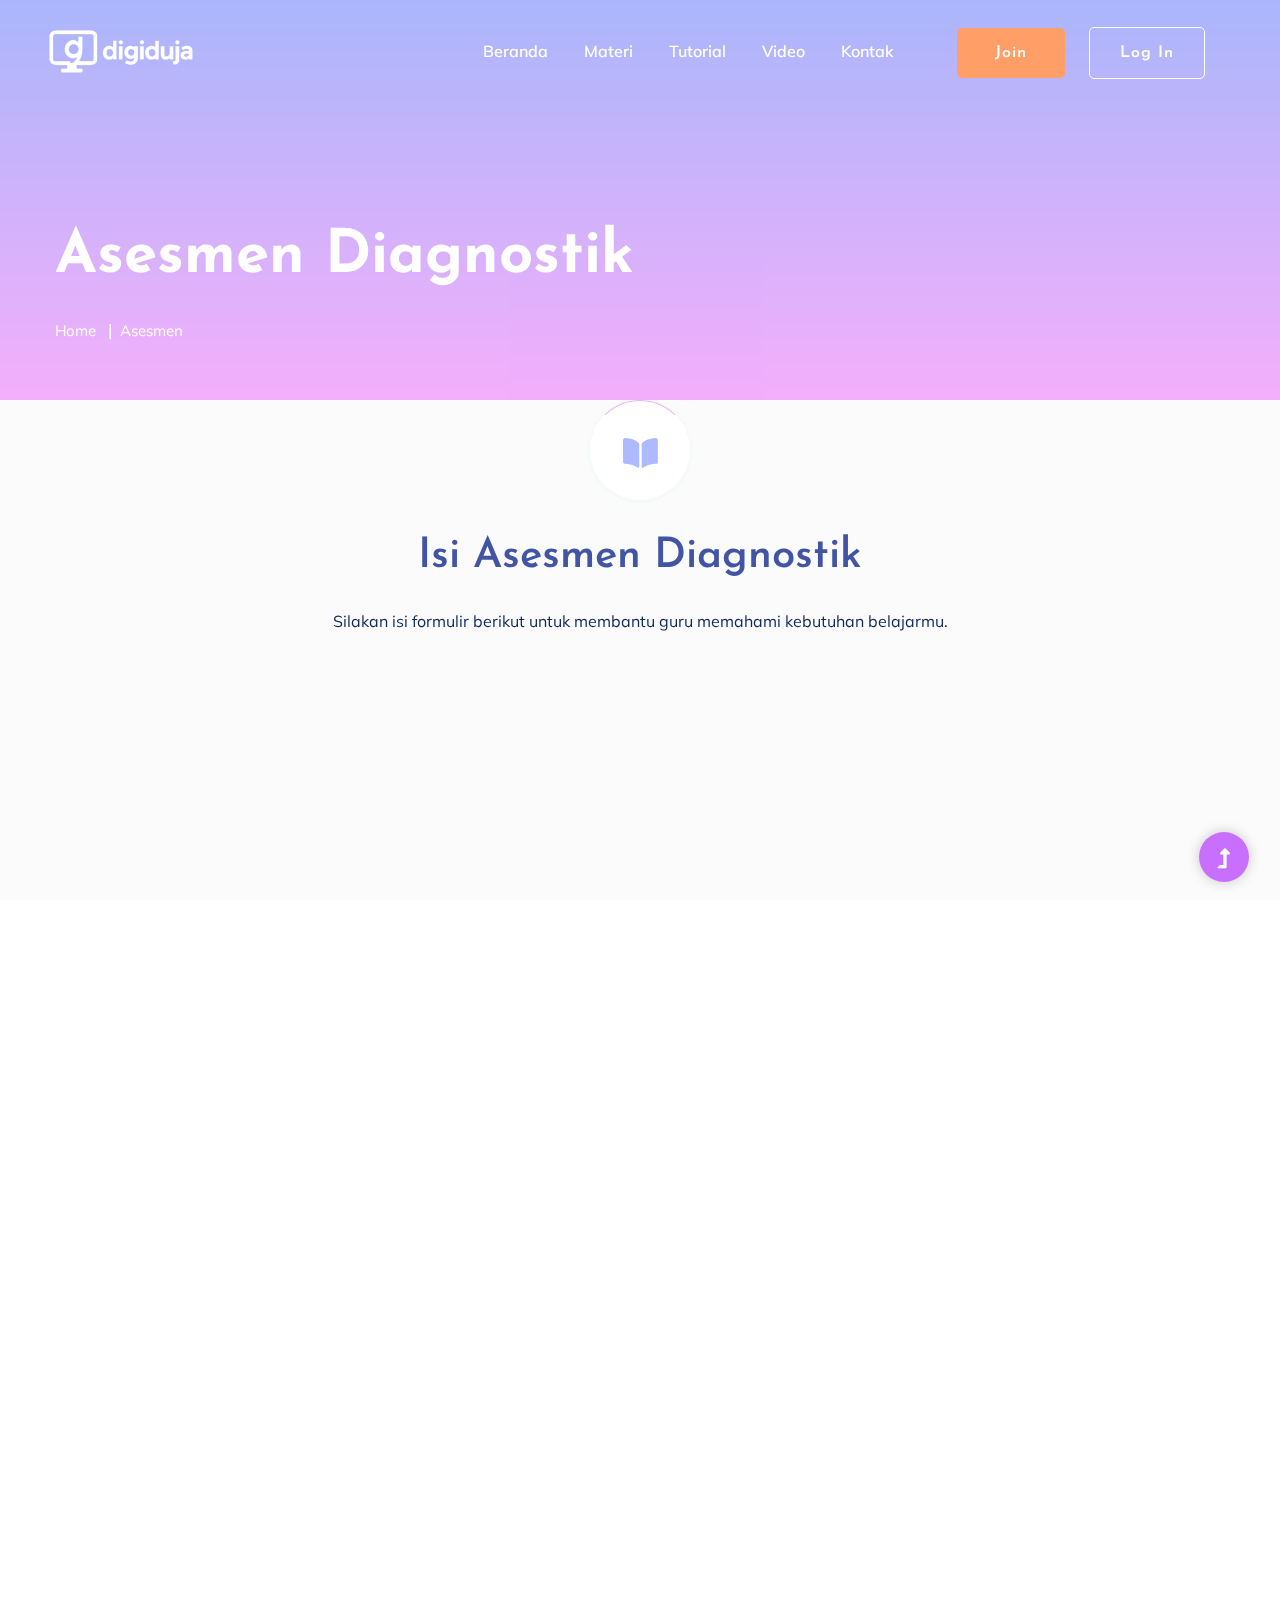
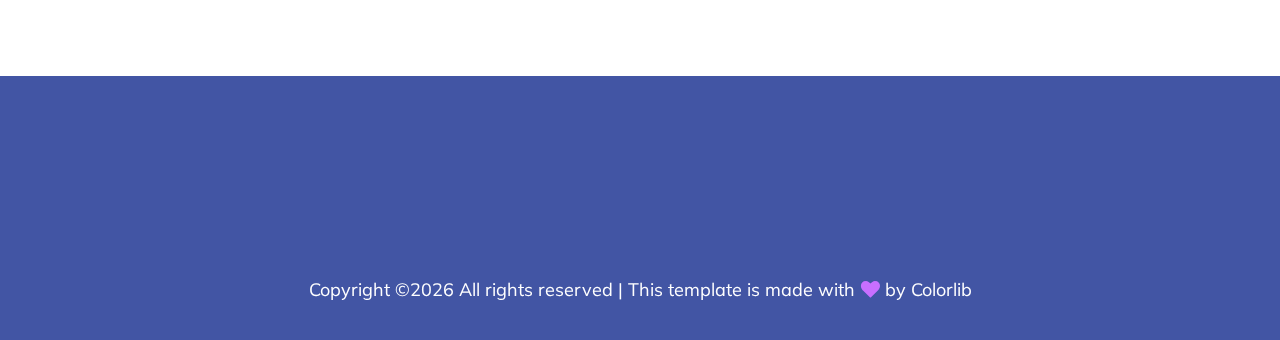
<file: diagnostik.html>
<!doctype html>
<html class="no-js" lang="zxx">
<head>
    <meta charset="utf-8">
    <meta http-equiv="x-ua-compatible" content="ie=edge">
    <title>Digiduja | Education</title>
    <meta name="description" content="">
    <meta name="viewport" content="width=device-width, initial-scale=1">
    <link rel="shortcut icon" type="image/x-icon" href="assets/img/favicon.ico">

    <!-- CSS here -->
    <link rel="stylesheet" href="assets/css/bootstrap.min.css">
    <link rel="stylesheet" href="assets/css/owl.carousel.min.css">
    <link rel="stylesheet" href="assets/css/slicknav.css">
    <link rel="stylesheet" href="assets/css/animate.min.css">
    <link rel="stylesheet" href="assets/css/hamburgers.min.css">
    <link rel="stylesheet" href="assets/css/magnific-popup.css">
    <link rel="stylesheet" href="assets/css/fontawesome-all.min.css">
    <link rel="stylesheet" href="assets/css/themify-icons.css">
    <link rel="stylesheet" href="assets/css/themify-icons.css">
    <link rel="stylesheet" href="assets/css/slick.css">
    <link rel="stylesheet" href="assets/css/nice-select.css">
    <link rel="stylesheet" href="assets/css/style.css">
</head>
<!--? Preloader Start -->
<div id="preloader-active">
    <div class="preloader d-flex align-items-center justify-content-center">
        <div class="preloader-inner position-relative">
            <div class="preloader-circle"></div>
            <div class="preloader-img pere-text">
                <img src="assets/img/logo/loder.png" alt="">
            </div>
        </div>
    </div>
</div>
<!-- Preloader Start -->
 <header>
        <!-- Header Start -->
        <div class="header-area header-transparent">
            <div class="main-header ">
                <div class="header-bottom  header-sticky">
                    <div class="container-fluid">
                        <div class="row align-items-center">
                            <!-- Logo -->
                            <div class="col-xl-2 col-lg-2">
                                <div class="logo">
                                    <a href="index.html"><img src="assets/img/logo/digidujaputih.png" alt="Digiduja"></a>
                                </div>
                            </div>
                            <div class="col-xl-10 col-lg-10">
                                <div class="menu-wrapper d-flex align-items-center justify-content-end">
                                    <!-- Main-menu -->
                                    <div class="main-menu d-none d-lg-block">
                                        <nav>
                                            <ul id="navigation">                                                                                          
                                                <li class="active" ><a href="index.html">Beranda</a></li>
                                                <li><a href="courses.html">Materi</a></li>
                                                <li><a href="about.html">Tutorial</a></li>
                                                <li><a href="blog_details.html">Video</a></li>
                                                <li><a href="contact.html">Kontak</a></li>
                                                <!-- Button -->
                                                <li class="button-header margin-left "><a href="#" class="btn">Join</a></li>
                                                <li class="button-header"><a href="login.html" class="btn btn3">Log in</a></li>
                                            </ul>
                                        </nav>
                                    </div>
                                </div>
                            </div> 
                            <!-- Mobile Menu -->
                            <div class="col-12">
                                <div class="mobile_menu d-block d-lg-none"></div>
                            </div>
                        </div>
                    </div>
                </div>
            </div>
        </div>
        <!-- Header End -->
    </header>
<main>
    <!--? slider Area Start-->
    <section class="slider-area slider-area2">
        <div class="slider-active">
            <!-- Single Slider -->
            <div class="single-slider slider-height2">
                <div class="container">
                    <div class="row">
                        <div class="col-xl-8 col-lg-11 col-md-12">
                            <div class="hero__caption hero__caption2">
                                <h1 data-animation="bounceIn" data-delay="0.2s">Asesmen Diagnostik</h1>
                                <!-- breadcrumb Start-->
                                <nav aria-label="breadcrumb">
                                    <ol class="breadcrumb">
                                        <li class="breadcrumb-item"><a href="index.html">Home</a></li>
                                        <li class="breadcrumb-item"><a href="#">Asesmen</a></li> 
                                    </ol>
                                </nav>
                                <!-- breadcrumb End -->
                            </div>
                        </div>
                    </div>
                </div>          
            </div>
        </div>
    </section>
    <!--? Slider Area End-->
    <!--? Google Form Section Start -->
    <section class="contact-section">
    <div class="container">
        <div class="row justify-content-center">
        <div class="col-lg-10">
            <div class="section-tittle text-center mb-40">
            <h2>Isi Asesmen Diagnostik</h2>
            <p>Silakan isi formulir berikut untuk membantu guru memahami kebutuhan belajarmu.</p>
            </div>
            <div class="google-form-embed" style="height: 100vh;">
            <iframe src="https://docs.google.com/forms/d/e/1FAIpQLSf293lHzoq6RpEqNz-dTUGGaihJlbHAYaR6vHDYBSUHDCAFdw/viewform?embedded=true" width="100%" height="800" frameborder="0" marginheight="0" marginwidth="0">Memuat…</iframe>
            </div>
        </div>
        </div>
    </div>
    </section>
<!-- Google Form Section End -->
</main>
<footer>
    <div class="footer-wrappper footer-bg">
        <!-- Footer Start-->
        <div class="footer-area footer-padding">
            <div class="container">
                <div class="row justify-content-between">
                    <div class="col-xl-4 col-lg-5 col-md-4 col-sm-6">
                        <div class="single-footer-caption mb-50">
                            <div class="single-footer-caption mb-30">
                                <!-- logo -->
                                <!-- <div class="footer-logo mb-25">
                                    <a href="index.html"><img src="assets/img/logo/logo2_footer.png" alt=""></a>
                                </div>
                                <div class="footer-tittle">
                                    <div class="footer-pera">
                                        <p>The automated process starts as soon as your clothes go into the machine.</p>
                                    </div>
                                </div> -->
                                <!-- social -->
                                <!-- <div class="footer-social">
                                    <a href="#"><i class="fab fa-twitter"></i></a>
                                    <a href="https://bit.ly/sai4ull"><i class="fab fa-facebook-f"></i></a>
                                    <a href="#"><i class="fab fa-pinterest-p"></i></a>
                                </div> -->
                            </div>
                        </div>
                    </div>
                    <!-- <div class="col-xl-2 col-lg-3 col-md-4 col-sm-5">
                        <div class="single-footer-caption mb-50">
                            <div class="footer-tittle">
                                <h4>Our solutions</h4>
                                <ul>
                                    <li><a href="#">Design & creatives</a></li>
                                    <li><a href="#">Telecommunication</a></li>
                                    <li><a href="#">Restaurant</a></li>
                                    <li><a href="#">Programing</a></li>
                                    <li><a href="#">Architecture</a></li>
                                </ul>
                            </div>
                        </div>
                    </div> -->
                    <!-- <div class="col-xl-2 col-lg-4 col-md-4 col-sm-6">
                        <div class="single-footer-caption mb-50">
                            <div class="footer-tittle">
                                <h4>Support</h4>
                                <ul>
                                    <li><a href="#">Design & creatives</a></li>
                                    <li><a href="#">Telecommunication</a></li>
                                    <li><a href="#">Restaurant</a></li>
                                    <li><a href="#">Programing</a></li>
                                    <li><a href="#">Architecture</a></li>
                                </ul>
                            </div>
                        </div>
                    </div> -->
                    <!-- <div class="col-xl-2 col-lg-3 col-md-4 col-sm-6">
                        <div class="single-footer-caption mb-50">
                            <div class="footer-tittle">
                                <h4>Company</h4>
                                <ul>
                                    <li><a href="#">Design & creatives</a></li>
                                    <li><a href="#">Telecommunication</a></li>
                                    <li><a href="#">Restaurant</a></li>
                                    <li><a href="#">Programing</a></li>
                                    <li><a href="#">Architecture</a></li>
                                </ul>
                            </div>
                        </div>
                    </div> -->
                </div>
            </div>
        </div>
        <!-- footer-bottom area -->
        <div class="footer-bottom-area">
            <div class="container">
                <div class="footer-border">
                    <div class="row d-flex align-items-center">
                        <div class="col-xl-12 ">
                            <div class="footer-copy-right text-center">
                                <p><!-- Link back to Colorlib can't be removed. Template is licensed under CC BY 3.0. -->
                                  Copyright &copy;<script>document.write(new Date().getFullYear());</script> All rights reserved | This template is made with <i class="fa fa-heart" aria-hidden="true"></i> by <a href="https://colorlib.com" target="_blank">Colorlib</a>
                                  <!-- Link back to Colorlib can't be removed. Template is licensed under CC BY 3.0. --></p>
                              </div>
                          </div>
                      </div>
                  </div>
              </div>
          </div>
          <!-- Footer End-->
      </div>
  </footer> 
  <div id="back-top" >
    <a title="Go to Top" href="#"> <i class="fas fa-level-up-alt"></i></a>
</div>
<!-- JS here -->

<script src="./assets/js/vendor/modernizr-3.5.0.min.js"></script>
<!-- Jquery, Popper, Bootstrap -->
<script src="./assets/js/vendor/jquery-1.12.4.min.js"></script>
<script src="./assets/js/popper.min.js"></script>
<script src="./assets/js/bootstrap.min.js"></script>
<!-- Jquery Mobile Menu -->
<script src="./assets/js/jquery.slicknav.min.js"></script>

<!-- Jquery Slick , Owl-Carousel Plugins -->
<script src="./assets/js/owl.carousel.min.js"></script>
<script src="./assets/js/slick.min.js"></script>
<!-- One Page, Animated-HeadLin -->
<script src="./assets/js/wow.min.js"></script>
<script src="./assets/js/animated.headline.js"></script>
<script src="./assets/js/jquery.magnific-popup.js"></script>

<!-- Date Picker -->
<script src="./assets/js/gijgo.min.js"></script>
<!-- Nice-select, sticky -->
<script src="./assets/js/jquery.nice-select.min.js"></script>
<script src="./assets/js/jquery.sticky.js"></script>

<!-- counter , waypoint,Hover Direction -->
<script src="./assets/js/jquery.counterup.min.js"></script>
<script src="./assets/js/waypoints.min.js"></script>
<script src="./assets/js/jquery.countdown.min.js"></script>
<script src="./assets/js/hover-direction-snake.min.js"></script>

<!-- contact js -->
<script src="./assets/js/contact.js"></script>
<script src="./assets/js/jquery.form.js"></script>
<script src="./assets/js/jquery.validate.min.js"></script>
<script src="./assets/js/mail-script.js"></script>
<script src="./assets/js/jquery.ajaxchimp.min.js"></script>

<!-- Jquery Plugins, main Jquery -->	
<script src="./assets/js/plugins.js"></script>
<script src="./assets/js/main.js"></script>

</body>
</html>
</file>
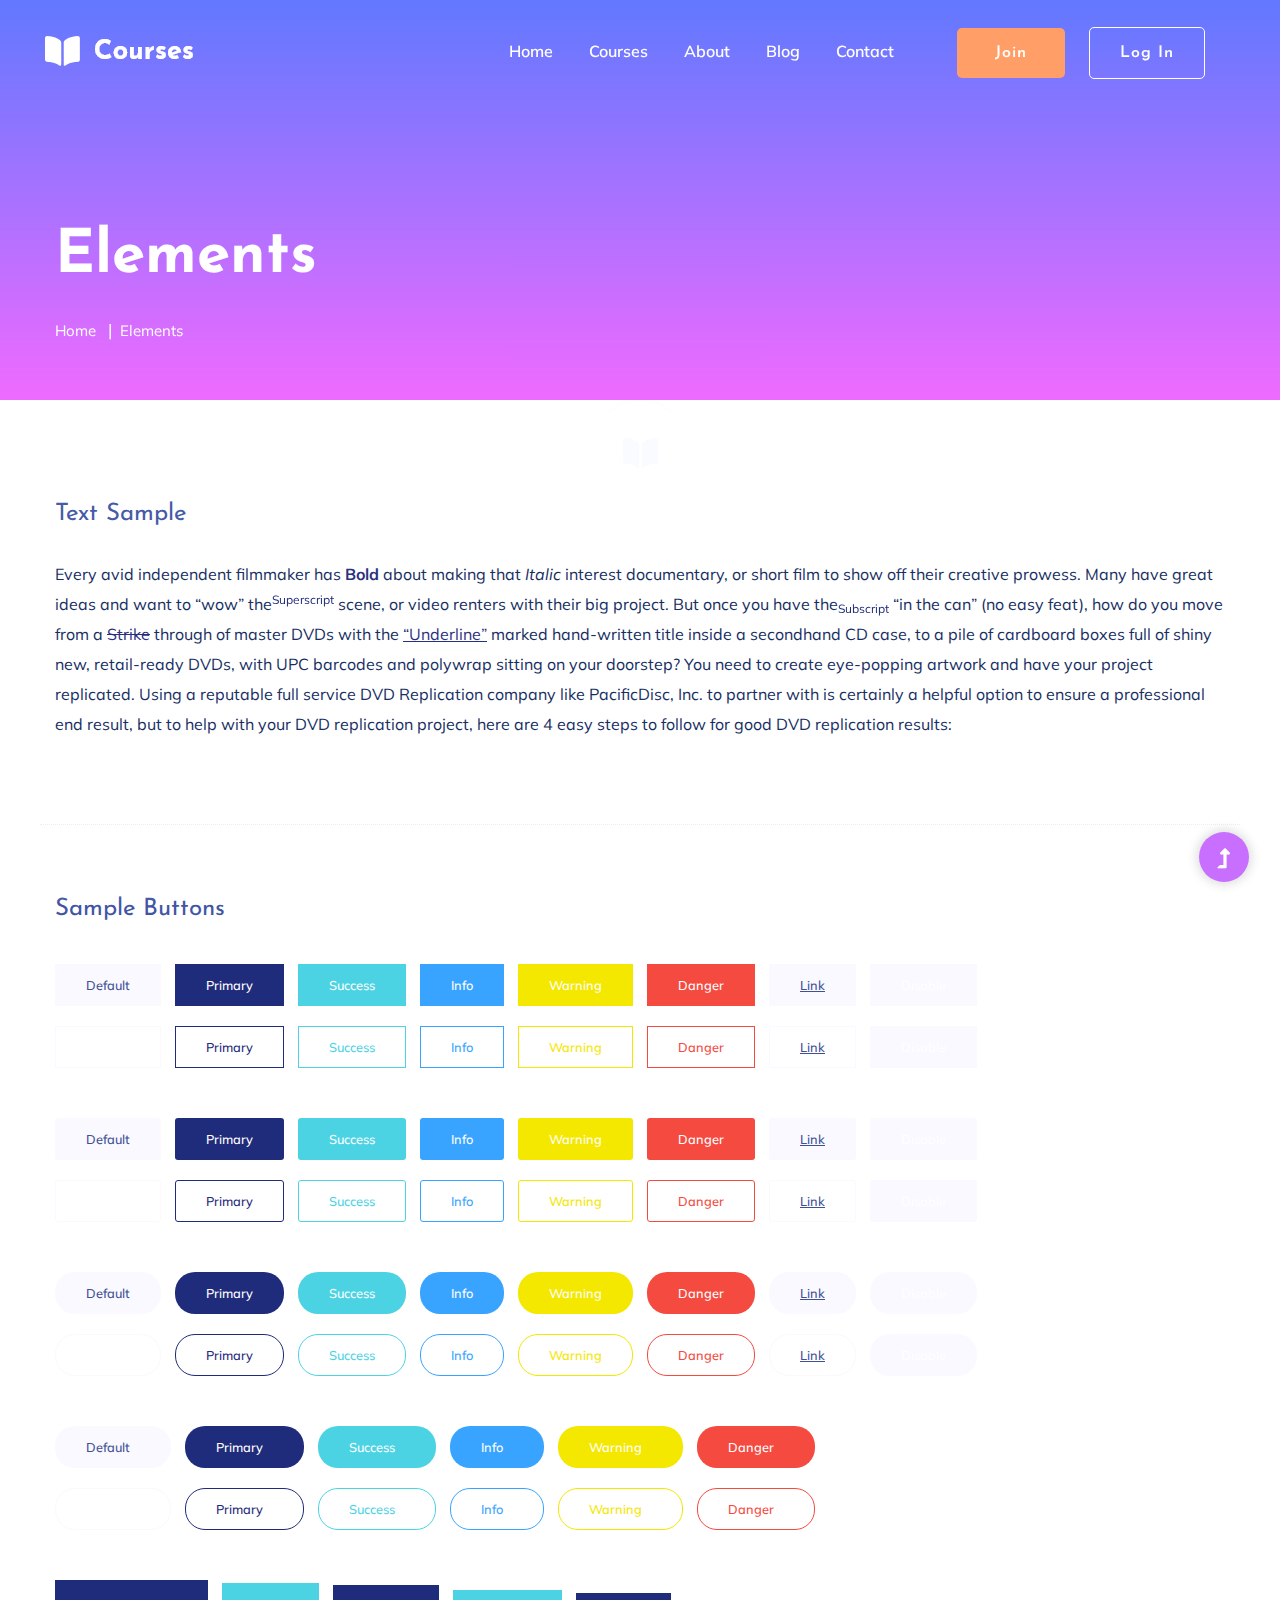
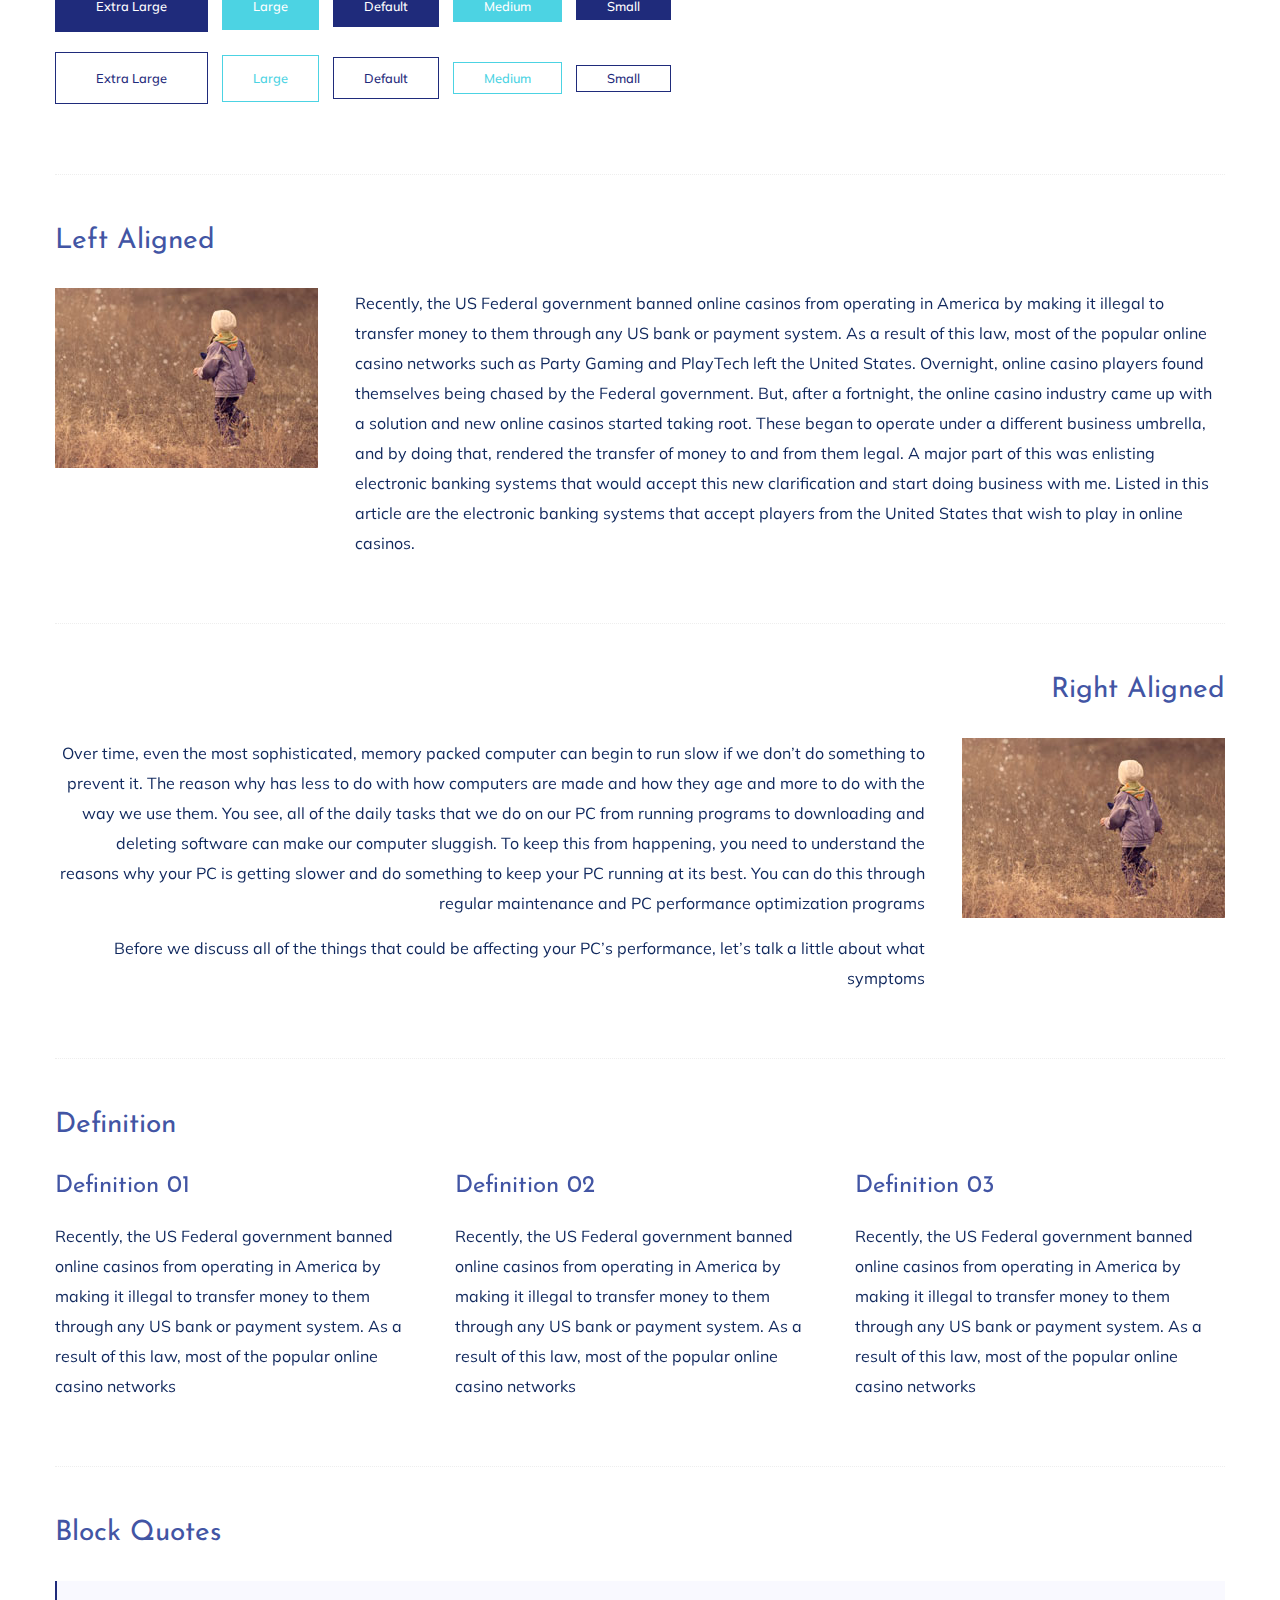
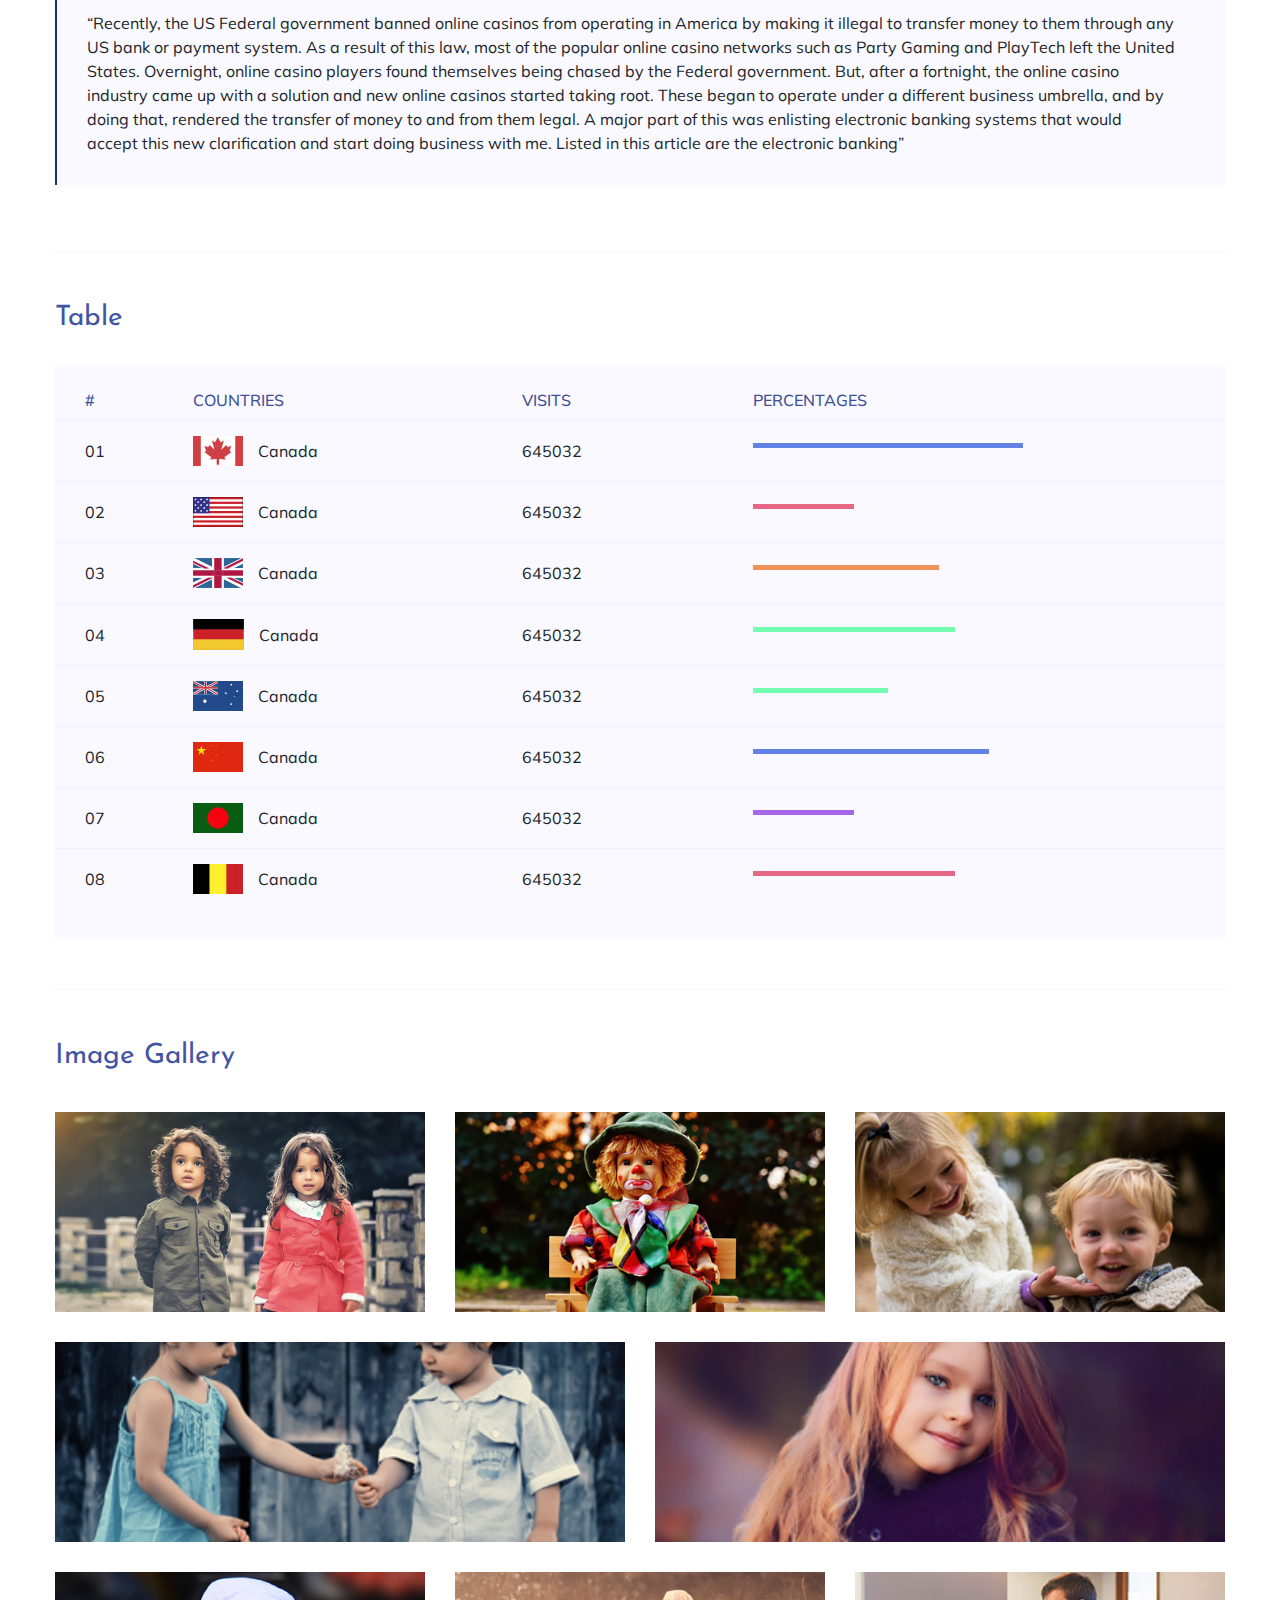
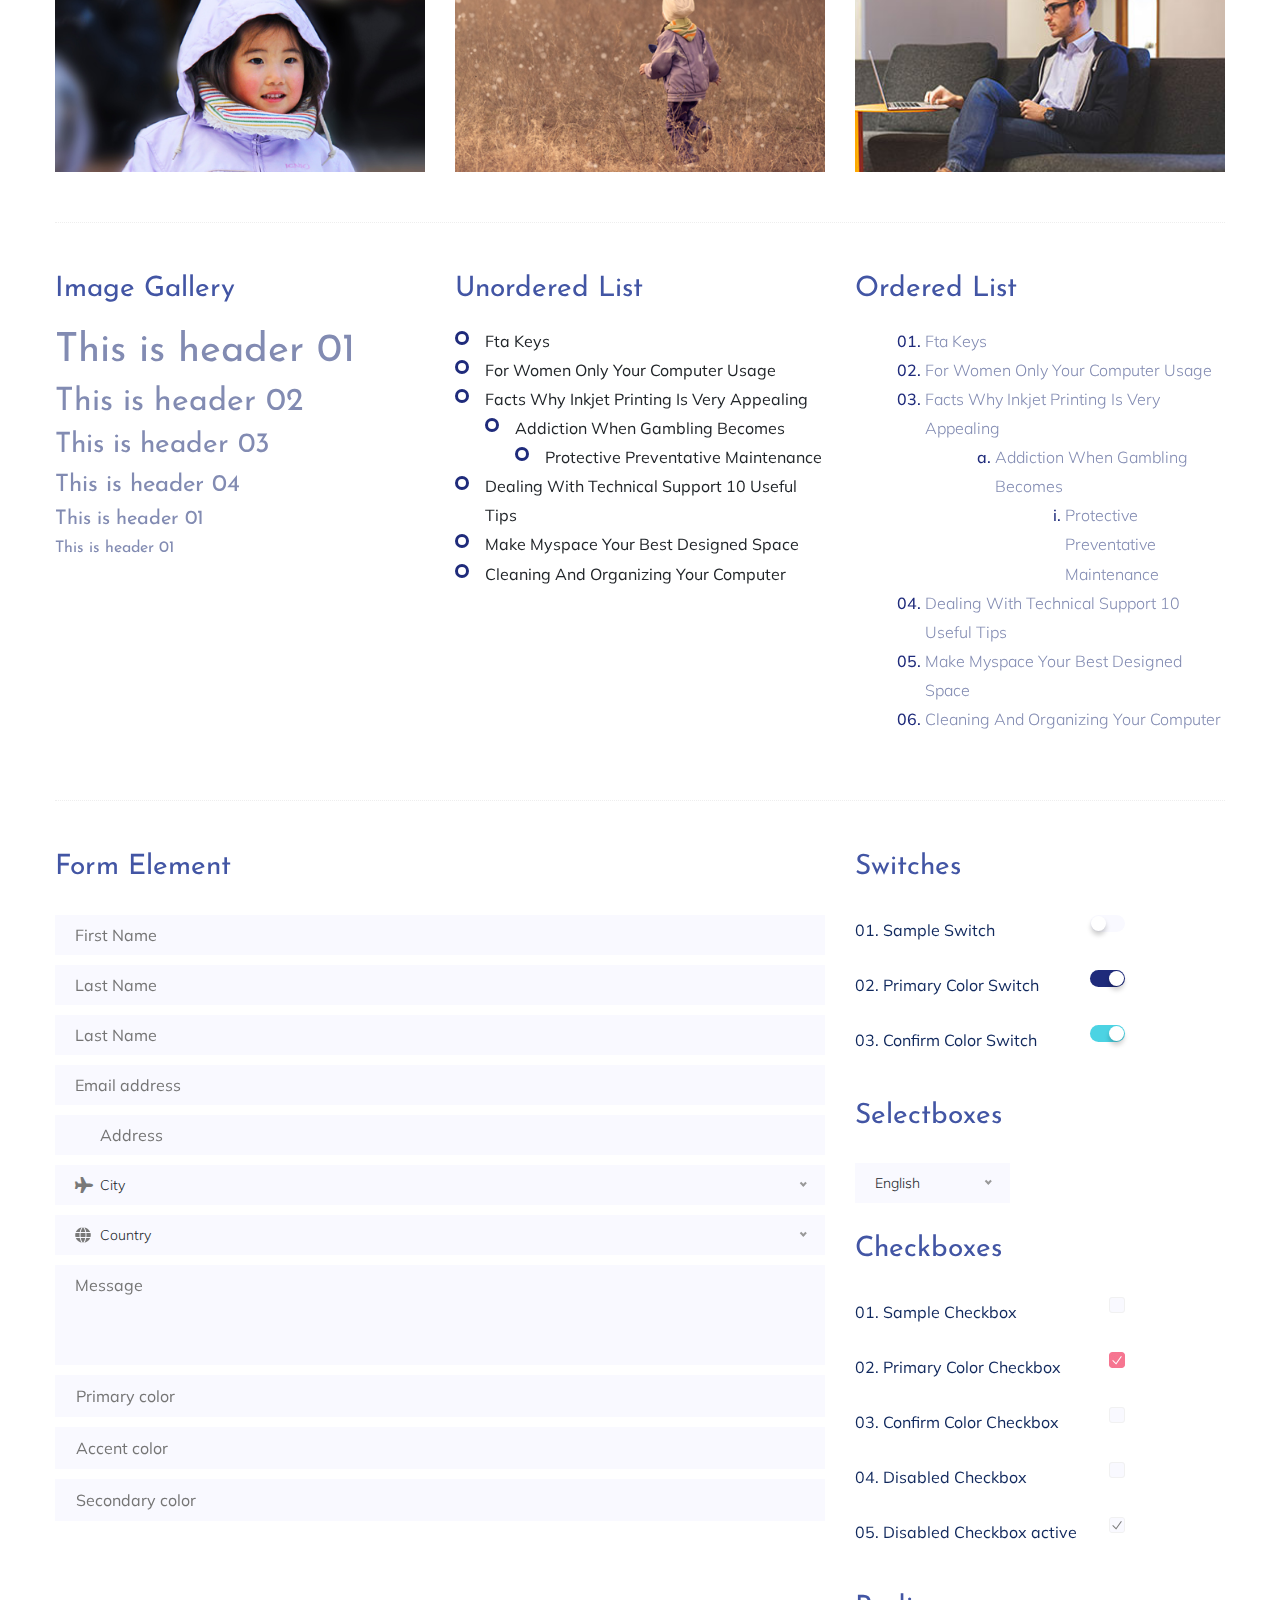
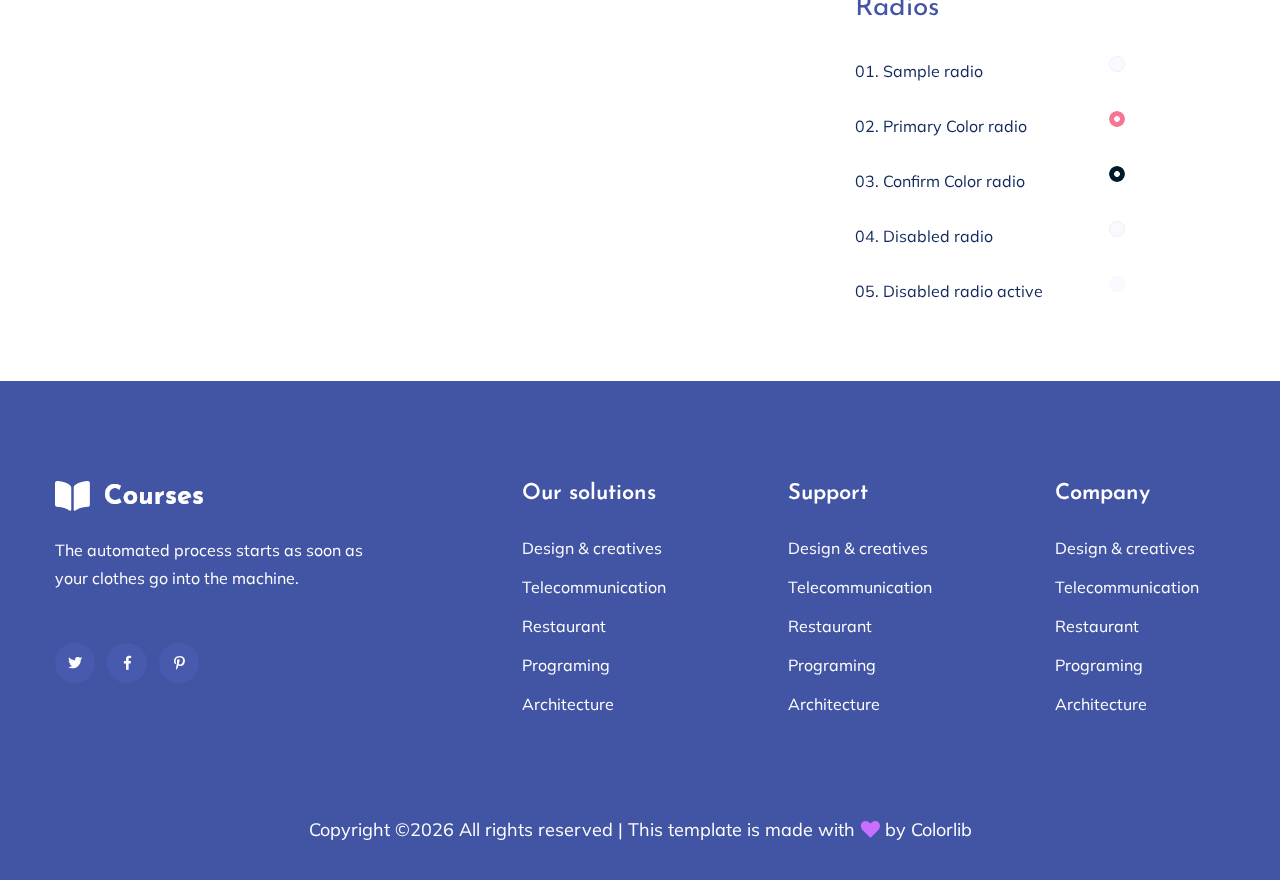
<file: elements.html>
<!doctype html>
<html class="no-js" lang="zxx">
<head>
	<meta charset="utf-8">
	<meta http-equiv="x-ua-compatible" content="ie=edge">
	<title>Courses | Education</title>
	<meta name="description" content="">
	<meta name="viewport" content="width=device-width, initial-scale=1">
	<link rel="shortcut icon" type="image/x-icon" href="assets/img/favicon.ico">

	<!-- CSS here -->
	<link rel="stylesheet" href="assets/css/bootstrap.min.css">
	<link rel="stylesheet" href="assets/css/owl.carousel.min.css">
	<link rel="stylesheet" href="assets/css/slicknav.css">
	<link rel="stylesheet" href="assets/css/animate.min.css">
	<link rel="stylesheet" href="assets/css/hamburgers.min.css">
	<link rel="stylesheet" href="assets/css/magnific-popup.css">
	<link rel="stylesheet" href="assets/css/fontawesome-all.min.css">
	<link rel="stylesheet" href="assets/css/themify-icons.css">
	<link rel="stylesheet" href="assets/css/slick.css">
	<link rel="stylesheet" href="assets/css/nice-select.css">
	<link rel="stylesheet" href="assets/css/style.css">
</head>
<body>
	<!--? Preloader Start -->
	<div id="preloader-active">
		<div class="preloader d-flex align-items-center justify-content-center">
			<div class="preloader-inner position-relative">
				<div class="preloader-circle"></div>
				<div class="preloader-img pere-text">
					<img src="assets/img/logo/loder.png" alt="">
				</div>
			</div>
		</div>
	</div>
	<!-- Preloader Start -->
	<!-- Header Start -->
	<div class="header-area header-transparent">
		<div class="main-header ">
			<div class="header-bottom  header-sticky">
				<div class="container-fluid">
					<div class="row align-items-center">
						<!-- Logo -->
						<div class="col-xl-2 col-lg-2">
							<div class="logo">
								<a href="index.html"><img src="assets/img/logo/logo.png" alt=""></a>
							</div>
						</div>
						<div class="col-xl-10 col-lg-10">
							<div class="menu-wrapper d-flex align-items-center justify-content-end">
								<!-- Main-menu -->
								<div class="main-menu d-none d-lg-block">
									<nav>
										<ul id="navigation">                                                                                          
											<li class="active" ><a href="index.html">Home</a></li>
											<li><a href="courses.html">Courses</a></li>
											<li><a href="about.html">About</a></li>
											<li><a href="#">Blog</a>
												<ul class="submenu">
													<li><a href="blog.html">Blog</a></li>
													<li><a href="blog_details.html">Blog Details</a></li>
													<li><a href="elements.html">Element</a></li>
												</ul>
											</li>
											<li><a href="contact.html">Contact</a></li>
											<!-- Button -->
											<li class="button-header margin-left "><a href="#" class="btn">Join</a></li>
											<li class="button-header"><a href="login.html" class="btn btn3">Log in</a></li>
										</ul>
									</nav>
								</div>
							</div>
						</div> 
						<!-- Mobile Menu -->
						<div class="col-12">
							<div class="mobile_menu d-block d-lg-none"></div>
						</div>
					</div>
				</div>
			</div>
		</div>
	</div>
	<!-- Header End -->
	<main>
		<!--? slider Area Start-->
		<section class="slider-area slider-area2">
			<div class="slider-active">
				<!-- Single Slider -->
				<div class="single-slider slider-height2">
					<div class="container">
						<div class="row">
							<div class="col-xl-8 col-lg-11 col-md-12">
								<div class="hero__caption hero__caption2">
									<h1 data-animation="bounceIn" data-delay="0.2s">Elements</h1>
									<!-- breadcrumb Start-->
									<nav aria-label="breadcrumb">
										<ol class="breadcrumb">
											<li class="breadcrumb-item"><a href="index.html">Home</a></li>
											<li class="breadcrumb-item"><a href="#">Elements</a></li> 
										</ol>
									</nav>
									<!-- breadcrumb End -->
								</div>
							</div>
						</div>
					</div>          
				</div>
			</div>
		</section>
		<!--? Start Sample Area -->
		<section class="sample-text-area">
			<div class="container box_1170">
				<h3 class="text-heading">Text Sample</h3>
				<p class="sample-text">
					Every avid independent filmmaker has <b>Bold</b> about making that <i>Italic</i> interest documentary,
					or short
					film to show off their creative prowess. Many have great ideas and want to “wow”
					the<sup>Superscript</sup> scene,
					or video renters with their big project. But once you have the<sub>Subscript</sub> “in the can” (no easy
					feat), how
					do you move from a <del>Strike</del> through of master DVDs with the <u>“Underline”</u> marked
					hand-written title
					inside a secondhand CD case, to a pile of cardboard boxes full of shiny new, retail-ready DVDs, with UPC
					barcodes
					and polywrap sitting on your doorstep? You need to create eye-popping artwork and have your project
					replicated.
					Using a reputable full service DVD Replication company like PacificDisc, Inc. to partner with is
					certainly a
					helpful option to ensure a professional end result, but to help with your DVD replication project, here
					are 4 easy
					steps to follow for good DVD replication results:
					
				</p>
			</div>
		</section>
		<!-- End Sample Area -->
		<!--? Start Button -->
		<section class="button-area">
			<div class="container box_1170 border-top-generic">
				<h3 class="text-heading">Sample Buttons</h3>
				<div class="button-group-area">
					<a href="#" class="genric-btn default">Default</a>
					<a href="#" class="genric-btn primary">Primary</a>
					<a href="#" class="genric-btn success">Success</a>
					<a href="#" class="genric-btn info">Info</a>
					<a href="#" class="genric-btn warning">Warning</a>
					<a href="#" class="genric-btn danger">Danger</a>
					<a href="#" class="genric-btn link">Link</a>
					<a href="#" class="genric-btn disable">Disable</a>
				</div>
				<div class="button-group-area mt-10">
					<a href="#" class="genric-btn default-border">Default</a>
					<a href="#" class="genric-btn primary-border">Primary</a>
					<a href="#" class="genric-btn success-border">Success</a>
					<a href="#" class="genric-btn info-border">Info</a>
					<a href="#" class="genric-btn warning-border">Warning</a>
					<a href="#" class="genric-btn danger-border">Danger</a>
					<a href="#" class="genric-btn link-border">Link</a>
					<a href="#" class="genric-btn disable">Disable</a>
				</div>
				<div class="button-group-area mt-40">
					<a href="#" class="genric-btn default radius">Default</a>
					<a href="#" class="genric-btn primary radius">Primary</a>
					<a href="#" class="genric-btn success radius">Success</a>
					<a href="#" class="genric-btn info radius">Info</a>
					<a href="#" class="genric-btn warning radius">Warning</a>
					<a href="#" class="genric-btn danger radius">Danger</a>
					<a href="#" class="genric-btn link radius">Link</a>
					<a href="#" class="genric-btn disable radius">Disable</a>
				</div>
				<div class="button-group-area mt-10">
					<a href="#" class="genric-btn default-border radius">Default</a>
					<a href="#" class="genric-btn primary-border radius">Primary</a>
					<a href="#" class="genric-btn success-border radius">Success</a>
					<a href="#" class="genric-btn info-border radius">Info</a>
					<a href="#" class="genric-btn warning-border radius">Warning</a>
					<a href="#" class="genric-btn danger-border radius">Danger</a>
					<a href="#" class="genric-btn link-border radius">Link</a>
					<a href="#" class="genric-btn disable radius">Disable</a>
				</div>
				<div class="button-group-area mt-40">
					<a href="#" class="genric-btn default circle">Default</a>
					<a href="#" class="genric-btn primary circle">Primary</a>
					<a href="#" class="genric-btn success circle">Success</a>
					<a href="#" class="genric-btn info circle">Info</a>
					<a href="#" class="genric-btn warning circle">Warning</a>
					<a href="#" class="genric-btn danger circle">Danger</a>
					<a href="#" class="genric-btn link circle">Link</a>
					<a href="#" class="genric-btn disable circle">Disable</a>
				</div>
				<div class="button-group-area mt-10">
					<a href="#" class="genric-btn default-border circle">Default</a>
					<a href="#" class="genric-btn primary-border circle">Primary</a>
					<a href="#" class="genric-btn success-border circle">Success</a>
					<a href="#" class="genric-btn info-border circle">Info</a>
					<a href="#" class="genric-btn warning-border circle">Warning</a>
					<a href="#" class="genric-btn danger-border circle">Danger</a>
					<a href="#" class="genric-btn link-border circle">Link</a>
					<a href="#" class="genric-btn disable circle">Disable</a>
				</div>
				<div class="button-group-area mt-40">
					<a href="#" class="genric-btn default circle arrow">Default<span class="lnr lnr-arrow-right"></span></a>
					<a href="#" class="genric-btn primary circle arrow">Primary<span class="lnr lnr-arrow-right"></span></a>
					<a href="#" class="genric-btn success circle arrow">Success<span class="lnr lnr-arrow-right"></span></a>
					<a href="#" class="genric-btn info circle arrow">Info<span class="lnr lnr-arrow-right"></span></a>
					<a href="#" class="genric-btn warning circle arrow">Warning<span class="lnr lnr-arrow-right"></span></a>
					<a href="#" class="genric-btn danger circle arrow">Danger<span class="lnr lnr-arrow-right"></span></a>
				</div>
				<div class="button-group-area mt-10">
					<a href="#" class="genric-btn default-border circle arrow">Default<span
						class="lnr lnr-arrow-right"></span></a>
						<a href="#" class="genric-btn primary-border circle arrow">Primary<span
							class="lnr lnr-arrow-right"></span></a>
							<a href="#" class="genric-btn success-border circle arrow">Success<span
								class="lnr lnr-arrow-right"></span></a>
								<a href="#" class="genric-btn info-border circle arrow">Info<span
									class="lnr lnr-arrow-right"></span></a>
									<a href="#" class="genric-btn warning-border circle arrow">Warning<span
										class="lnr lnr-arrow-right"></span></a>
										<a href="#" class="genric-btn danger-border circle arrow">Danger<span
											class="lnr lnr-arrow-right"></span></a>
										</div>
										<div class="button-group-area mt-40">
											<a href="#" class="genric-btn primary e-large">Extra Large</a>
											<a href="#" class="genric-btn success large">Large</a>
											<a href="#" class="genric-btn primary">Default</a>
											<a href="#" class="genric-btn success medium">Medium</a>
											<a href="#" class="genric-btn primary small">Small</a>
										</div>
										<div class="button-group-area mt-10">
											<a href="#" class="genric-btn primary-border e-large">Extra Large</a>
											<a href="#" class="genric-btn success-border large">Large</a>
											<a href="#" class="genric-btn primary-border">Default</a>
											<a href="#" class="genric-btn success-border medium">Medium</a>
											<a href="#" class="genric-btn primary-border small">Small</a>
										</div>
									</div>
								</section>
								<!-- End Button -->
								<!--? Start Align Area -->
								<div class="whole-wrap">
									<div class="container box_1170">
										<div class="section-top-border">
											<h3 class="mb-30">Left Aligned</h3>
											<div class="row">
												<div class="col-md-3">
													<img src="assets/img/elements/d.jpg" alt="" class="img-fluid">
												</div>
												<div class="col-md-9 mt-sm-20">
													<p>Recently, the US Federal government banned online casinos from operating in America by making
														it illegal to
														transfer money to them through any US bank or payment system. As a result of this law, most
														of the popular
														online casino networks such as Party Gaming and PlayTech left the United States. Overnight,
														online casino
														players found themselves being chased by the Federal government. But, after a fortnight, the
														online casino
														industry came up with a solution and new online casinos started taking root. These began to
														operate under a
														different business umbrella, and by doing that, rendered the transfer of money to and from
														them legal. A major
														part of this was enlisting electronic banking systems that would accept this new
														clarification and start doing
														business with me. Listed in this article are the electronic banking systems that accept
														players from the United
													States that wish to play in online casinos.</p>
												</div>
											</div>
										</div>
										<div class="section-top-border text-right">
											<h3 class="mb-30">Right Aligned</h3>
											<div class="row">
												<div class="col-md-9">
													<p class="text-right">Over time, even the most sophisticated, memory packed computer can begin
														to run slow if we
														don’t do something to prevent it. The reason why has less to do with how computers are made
														and how they age and
														more to do with the way we use them. You see, all of the daily tasks that we do on our PC
														from running programs
														to downloading and deleting software can make our computer sluggish. To keep this from
														happening, you need to
														understand the reasons why your PC is getting slower and do something to keep your PC
														running at its best. You
													can do this through regular maintenance and PC performance optimization programs</p>
													<p class="text-right">Before we discuss all of the things that could be affecting your PC’s
														performance, let’s
													talk a little about what symptoms</p>
												</div>
												<div class="col-md-3">
													<img src="assets/img/elements/d.jpg" alt="" class="img-fluid">
												</div>
											</div>
										</div>
										<div class="section-top-border">
											<h3 class="mb-30">Definition</h3>
											<div class="row">
												<div class="col-md-4">
													<div class="single-defination">
														<h4 class="mb-20">Definition 01</h4>
														<p>Recently, the US Federal government banned online casinos from operating in America by
															making it illegal to
															transfer money to them through any US bank or payment system. As a result of this law,
															most of the popular
														online casino networks</p>
													</div>
												</div>
												<div class="col-md-4">
													<div class="single-defination">
														<h4 class="mb-20">Definition 02</h4>
														<p>Recently, the US Federal government banned online casinos from operating in America by
															making it illegal to
															transfer money to them through any US bank or payment system. As a result of this law,
															most of the popular
														online casino networks</p>
													</div>
												</div>
												<div class="col-md-4">
													<div class="single-defination">
														<h4 class="mb-20">Definition 03</h4>
														<p>Recently, the US Federal government banned online casinos from operating in America by
															making it illegal to
															transfer money to them through any US bank or payment system. As a result of this law,
															most of the popular
														online casino networks</p>
													</div>
												</div>
											</div>
										</div>
										<div class="section-top-border">
											<h3 class="mb-30">Block Quotes</h3>
											<div class="row">
												<div class="col-lg-12">
													<blockquote class="generic-blockquote">
														“Recently, the US Federal government banned online casinos from operating in America by
														making it illegal to
														transfer money to them through any US bank or payment system. As a result of this law, most
														of the popular
														online casino networks such as Party Gaming and PlayTech left the United States. Overnight,
														online casino
														players found themselves being chased by the Federal government. But, after a fortnight, the
														online casino
														industry came up with a solution and new online casinos started taking root. These began to
														operate under a
														different business umbrella, and by doing that, rendered the transfer of money to and from
														them legal. A major
														part of this was enlisting electronic banking systems that would accept this new
														clarification and start doing
														business with me. Listed in this article are the electronic banking”
													</blockquote>
												</div>
											</div>
										</div>
										<div class="section-top-border">
											<h3 class="mb-30">Table</h3>
											<div class="progress-table-wrap">
												<div class="progress-table">
													<div class="table-head">
														<div class="serial">#</div>
														<div class="country">Countries</div>
														<div class="visit">Visits</div>
														<div class="percentage">Percentages</div>
													</div>
													<div class="table-row">
														<div class="serial">01</div>
														<div class="country"> <img src="assets/img/elements/f1.jpg" alt="flag">Canada</div>
														<div class="visit">645032</div>
														<div class="percentage">
															<div class="progress">
																<div class="progress-bar color-1" role="progressbar" style="width: 80%"
																aria-valuenow="80" aria-valuemin="0" aria-valuemax="100"></div>
															</div>
														</div>
													</div>
													<div class="table-row">
														<div class="serial">02</div>
														<div class="country"> <img src="assets/img/elements/f2.jpg" alt="flag">Canada</div>
														<div class="visit">645032</div>
														<div class="percentage">
															<div class="progress">
																<div class="progress-bar color-2" role="progressbar" style="width: 30%"
																aria-valuenow="30" aria-valuemin="0" aria-valuemax="100"></div>
															</div>
														</div>
													</div>
													<div class="table-row">
														<div class="serial">03</div>
														<div class="country"> <img src="assets/img/elements/f3.jpg" alt="flag">Canada</div>
														<div class="visit">645032</div>
														<div class="percentage">
															<div class="progress">
																<div class="progress-bar color-3" role="progressbar" style="width: 55%"
																aria-valuenow="55" aria-valuemin="0" aria-valuemax="100"></div>
															</div>
														</div>
													</div>
													<div class="table-row">
														<div class="serial">04</div>
														<div class="country"> <img src="assets/img/elements/f4.jpg" alt="flag">Canada</div>
														<div class="visit">645032</div>
														<div class="percentage">
															<div class="progress">
																<div class="progress-bar color-4" role="progressbar" style="width: 60%"
																aria-valuenow="60" aria-valuemin="0" aria-valuemax="100"></div>
															</div>
														</div>
													</div>
													<div class="table-row">
														<div class="serial">05</div>
														<div class="country"> <img src="assets/img/elements/f5.jpg" alt="flag">Canada</div>
														<div class="visit">645032</div>
														<div class="percentage">
															<div class="progress">
																<div class="progress-bar color-5" role="progressbar" style="width: 40%"
																aria-valuenow="40" aria-valuemin="0" aria-valuemax="100"></div>
															</div>
														</div>
													</div>
													<div class="table-row">
														<div class="serial">06</div>
														<div class="country"> <img src="assets/img/elements/f6.jpg" alt="flag">Canada</div>
														<div class="visit">645032</div>
														<div class="percentage">
															<div class="progress">
																<div class="progress-bar color-6" role="progressbar" style="width: 70%"
																aria-valuenow="70" aria-valuemin="0" aria-valuemax="100"></div>
															</div>
														</div>
													</div>
													<div class="table-row">
														<div class="serial">07</div>
														<div class="country"> <img src="assets/img/elements/f7.jpg" alt="flag">Canada</div>
														<div class="visit">645032</div>
														<div class="percentage">
															<div class="progress">
																<div class="progress-bar color-7" role="progressbar" style="width: 30%"
																aria-valuenow="30" aria-valuemin="0" aria-valuemax="100"></div>
															</div>
														</div>
													</div>
													<div class="table-row">
														<div class="serial">08</div>
														<div class="country"> <img src="assets/img/elements/f8.jpg" alt="flag">Canada</div>
														<div class="visit">645032</div>
														<div class="percentage">
															<div class="progress">
																<div class="progress-bar color-8" role="progressbar" style="width: 60%"
																aria-valuenow="60" aria-valuemin="0" aria-valuemax="100"></div>
															</div>
														</div>
													</div>
												</div>
											</div>
										</div>
										<div class="section-top-border">
											<h3>Image Gallery</h3>
											<div class="row gallery-item">
												<div class="col-md-4">
													<a href="assets/img/elements/g1.jpg" class="img-pop-up">
														<div class="single-gallery-image" style="background: url(assets/img/elements/g1.jpg);"></div>
													</a>
												</div>
												<div class="col-md-4">
													<a href="assets/img/elements/g2.jpg" class="img-pop-up">
														<div class="single-gallery-image" style="background: url(assets/img/elements/g2.jpg);"></div>
													</a>
												</div>
												<div class="col-md-4">
													<a href="assets/img/elements/g3.jpg" class="img-pop-up">
														<div class="single-gallery-image" style="background: url(assets/img/elements/g3.jpg);"></div>
													</a>
												</div>
												<div class="col-md-6">
													<a href="assets/img/elements/g4.jpg" class="img-pop-up">
														<div class="single-gallery-image" style="background: url(assets/img/elements/g4.jpg);"></div>
													</a>
												</div>
												<div class="col-md-6">
													<a href="assets/img/elements/g5.jpg" class="img-pop-up">
														<div class="single-gallery-image" style="background: url(assets/img/elements/g5.jpg);"></div>
													</a>
												</div>
												<div class="col-md-4">
													<a href="assets/img/elements/g6.jpg" class="img-pop-up">
														<div class="single-gallery-image" style="background: url(assets/img/elements/g6.jpg);"></div>
													</a>
												</div>
												<div class="col-md-4">
													<a href="assets/img/elements/g7.jpg" class="img-pop-up">
														<div class="single-gallery-image" style="background: url(assets/img/elements/g7.jpg);"></div>
													</a>
												</div>
												<div class="col-md-4">
													<a href="assets/img/elements/g8.jpg" class="img-pop-up">
														<div class="single-gallery-image" style="background: url(assets/img/elements/g8.jpg);"></div>
													</a>
												</div>
											</div>
										</div>
										<div class="section-top-border">
											<div class="row">
												<div class="col-md-4">
													<h3 class="mb-20">Image Gallery</h3>
													<div class="typography">
														<h1>This is header 01</h1>
														<h2>This is header 02</h2>
														<h3>This is header 03</h3>
														<h4>This is header 04</h4>
														<h5>This is header 01</h5>
														<h6>This is header 01</h6>
													</div>
												</div>
												<div class="col-md-4 mt-sm-30">
													<h3 class="mb-20">Unordered List</h3>
													<div class="">
														<ul class="unordered-list">
															<li>Fta Keys</li>
															<li>For Women Only Your Computer Usage</li>
															<li>Facts Why Inkjet Printing Is Very Appealing
																<ul>
																	<li>Addiction When Gambling Becomes
																		<ul>
																			<li>Protective Preventative Maintenance</li>
																		</ul>
																	</li>
																</ul>
															</li>
															<li>Dealing With Technical Support 10 Useful Tips</li>
															<li>Make Myspace Your Best Designed Space</li>
															<li>Cleaning And Organizing Your Computer</li>
														</ul>
													</div>
												</div>
												<div class="col-md-4 mt-sm-30">
													<h3 class="mb-20">Ordered List</h3>
													<div class="">
														<ol class="ordered-list">
															<li><span>Fta Keys</span></li>
															<li><span>For Women Only Your Computer Usage</span></li>
															<li><span>Facts Why Inkjet Printing Is Very Appealing</span>
																<ol class="ordered-list-alpha">
																	<li><span>Addiction When Gambling Becomes</span>
																		<ol class="ordered-list-roman">
																			<li><span>Protective Preventative Maintenance</span></li>
																		</ol>
																	</li>
																</ol>
															</li>
															<li><span>Dealing With Technical Support 10 Useful Tips</span></li>
															<li><span>Make Myspace Your Best Designed Space</span></li>
															<li><span>Cleaning And Organizing Your Computer</span></li>
														</ol>
													</div>
												</div>
											</div>
										</div>
										<div class="section-top-border">
											<div class="row">
												<div class="col-lg-8 col-md-8">
													<h3 class="mb-30">Form Element</h3>
													<form action="#">
														<div class="mt-10">
															<input type="text" name="first_name" placeholder="First Name"
															onfocus="this.placeholder = ''" onblur="this.placeholder = 'First Name'" required
															class="single-input">
														</div>
														<div class="mt-10">
															<input type="text" name="last_name" placeholder="Last Name"
															onfocus="this.placeholder = ''" onblur="this.placeholder = 'Last Name'" required
															class="single-input">
														</div>
														<div class="mt-10">
															<input type="text" name="last_name" placeholder="Last Name"
															onfocus="this.placeholder = ''" onblur="this.placeholder = 'Last Name'" required
															class="single-input">
														</div>
														<div class="mt-10">
															<input type="email" name="EMAIL" placeholder="Email address"
															onfocus="this.placeholder = ''" onblur="this.placeholder = 'Email address'" required
															class="single-input">
														</div>
														<div class="input-group-icon mt-10">
															<div class="icon"><i class="fa fa-thumb-tack" aria-hidden="true"></i></div>
															<input type="text" name="address" placeholder="Address" onfocus="this.placeholder = ''"
															onblur="this.placeholder = 'Address'" required class="single-input">
														</div>
														<div class="input-group-icon mt-10">
															<div class="icon"><i class="fa fa-plane" aria-hidden="true"></i></div>
															<div class="form-select" id="default-select"">
																<select>
																	<option value=" 1">City</option>
																	<option value="1">Dhaka</option>
																	<option value="1">Dilli</option>
																	<option value="1">Newyork</option>
																	<option value="1">Islamabad</option>
																</select>
															</div>
														</div>
														<div class="input-group-icon mt-10">
															<div class="icon"><i class="fa fa-globe" aria-hidden="true"></i></div>
															<div class="form-select" id="default-select"">
																<select>
																	<option value=" 1">Country</option>
																	<option value="1">Bangladesh</option>
																	<option value="1">India</option>
																	<option value="1">England</option>
																	<option value="1">Srilanka</option>
																</select>
															</div>
														</div>
														
														<div class="mt-10">
															<textarea class="single-textarea" placeholder="Message" onfocus="this.placeholder = ''"
															onblur="this.placeholder = 'Message'" required></textarea>
														</div>
														<div class="mt-10">
															<input type="text" name="first_name" placeholder="Primary color"
															onfocus="this.placeholder = ''" onblur="this.placeholder = 'Primary color'" required
															class="single-input-primary">
														</div>
														<div class="mt-10">
															<input type="text" name="first_name" placeholder="Accent color"
															onfocus="this.placeholder = ''" onblur="this.placeholder = 'Accent color'" required
															class="single-input-accent">
														</div>
														<div class="mt-10">
															<input type="text" name="first_name" placeholder="Secondary color"
															onfocus="this.placeholder = ''" onblur="this.placeholder = 'Secondary color'"
															required class="single-input-secondary">
														</div>
													</form>
												</div>
												<div class="col-lg-3 col-md-4 mt-sm-30">
													<div class="single-element-widget">
														<h3 class="mb-30">Switches</h3>
														<div class="switch-wrap d-flex justify-content-between">
															<p>01. Sample Switch</p>
															<div class="primary-switch">
																<input type="checkbox" id="default-switch">
																<label for="default-switch"></label>
															</div>
														</div>
														<div class="switch-wrap d-flex justify-content-between">
															<p>02. Primary Color Switch</p>
															<div class="primary-switch">
																<input type="checkbox" id="primary-switch" checked>
																<label for="primary-switch"></label>
															</div>
														</div>
														<div class="switch-wrap d-flex justify-content-between">
															<p>03. Confirm Color Switch</p>
															<div class="confirm-switch">
																<input type="checkbox" id="confirm-switch" checked>
																<label for="confirm-switch"></label>
															</div>
														</div>
													</div>
													<div class="single-element-widget mt-30">
														<h3 class="mb-30">Selectboxes</h3>
														<div class="default-select" id="default-select"">
															<select>
																<option value=" 1">English</option>
																<option value="1">Spanish</option>
																<option value="1">Arabic</option>
																<option value="1">Portuguise</option>
																<option value="1">Bengali</option>
															</select>
														</div>
													</div>
													<div class="single-element-widget mt-30">
														<h3 class="mb-30">Checkboxes</h3>
														<div class="switch-wrap d-flex justify-content-between">
															<p>01. Sample Checkbox</p>
															<div class="primary-checkbox">
																<input type="checkbox" id="default-checkbox">
																<label for="default-checkbox"></label>
															</div>
														</div>
														<div class="switch-wrap d-flex justify-content-between">
															<p>02. Primary Color Checkbox</p>
															<div class="primary-checkbox">
																<input type="checkbox" id="primary-checkbox" checked>
																<label for="primary-checkbox"></label>
															</div>
														</div>
														<div class="switch-wrap d-flex justify-content-between">
															<p>03. Confirm Color Checkbox</p>
															<div class="confirm-checkbox">
																<input type="checkbox" id="confirm-checkbox">
																<label for="confirm-checkbox"></label>
															</div>
														</div>
														<div class="switch-wrap d-flex justify-content-between">
															<p>04. Disabled Checkbox</p>
															<div class="disabled-checkbox">
																<input type="checkbox" id="disabled-checkbox" disabled>
																<label for="disabled-checkbox"></label>
															</div>
														</div>
														<div class="switch-wrap d-flex justify-content-between">
															<p>05. Disabled Checkbox active</p>
															<div class="disabled-checkbox">
																<input type="checkbox" id="disabled-checkbox-active" checked disabled>
																<label for="disabled-checkbox-active"></label>
															</div>
														</div>
													</div>
													<div class="single-element-widget mt-30">
														<h3 class="mb-30">Radios</h3>
														<div class="switch-wrap d-flex justify-content-between">
															<p>01. Sample radio</p>
															<div class="primary-radio">
																<input type="checkbox" id="default-radio">
																<label for="default-radio"></label>
															</div>
														</div>
														<div class="switch-wrap d-flex justify-content-between">
															<p>02. Primary Color radio</p>
															<div class="primary-radio">
																<input type="checkbox" id="primary-radio" checked>
																<label for="primary-radio"></label>
															</div>
														</div>
														<div class="switch-wrap d-flex justify-content-between">
															<p>03. Confirm Color radio</p>
															<div class="confirm-radio">
																<input type="checkbox" id="confirm-radio" checked>
																<label for="confirm-radio"></label>
															</div>
														</div>
														<div class="switch-wrap d-flex justify-content-between">
															<p>04. Disabled radio</p>
															<div class="disabled-radio">
																<input type="checkbox" id="disabled-radio" disabled>
																<label for="disabled-radio"></label>
															</div>
														</div>
														<div class="switch-wrap d-flex justify-content-between">
															<p>05. Disabled radio active</p>
															<div class="disabled-radio">
																<input type="checkbox" id="disabled-radio-active" checked disabled>
																<label for="disabled-radio-active"></label>
															</div>
														</div>
													</div>
												</div>
											</div>
										</div>
									</div>
								</div>
								<!-- End Align Area -->
							</main>
							<footer>
								<div class="footer-wrappper footer-bg">
									<!-- Footer Start-->
									<div class="footer-area footer-padding">
										<div class="container">
											<div class="row justify-content-between">
												<div class="col-xl-4 col-lg-5 col-md-4 col-sm-6">
													<div class="single-footer-caption mb-50">
														<div class="single-footer-caption mb-30">
															<!-- logo -->
															<div class="footer-logo mb-25">
																<a href="index.html"><img src="assets/img/logo/logo2_footer.png" alt=""></a>
															</div>
															<div class="footer-tittle">
																<div class="footer-pera">
																	<p>The automated process starts as soon as your clothes go into the machine.</p>
																</div>
															</div>
															<!-- social -->
															<div class="footer-social">
																<a href="#"><i class="fab fa-twitter"></i></a>
																<a href="https://bit.ly/sai4ull"><i class="fab fa-facebook-f"></i></a>
																<a href="#"><i class="fab fa-pinterest-p"></i></a>
															</div>
														</div>
													</div>
												</div>
												<div class="col-xl-2 col-lg-3 col-md-4 col-sm-5">
													<div class="single-footer-caption mb-50">
														<div class="footer-tittle">
															<h4>Our solutions</h4>
															<ul>
																<li><a href="#">Design & creatives</a></li>
																<li><a href="#">Telecommunication</a></li>
																<li><a href="#">Restaurant</a></li>
																<li><a href="#">Programing</a></li>
																<li><a href="#">Architecture</a></li>
															</ul>
														</div>
													</div>
												</div>
												<div class="col-xl-2 col-lg-4 col-md-4 col-sm-6">
													<div class="single-footer-caption mb-50">
														<div class="footer-tittle">
															<h4>Support</h4>
															<ul>
																<li><a href="#">Design & creatives</a></li>
																<li><a href="#">Telecommunication</a></li>
																<li><a href="#">Restaurant</a></li>
																<li><a href="#">Programing</a></li>
																<li><a href="#">Architecture</a></li>
															</ul>
														</div>
													</div>
												</div>
												<div class="col-xl-2 col-lg-3 col-md-4 col-sm-6">
													<div class="single-footer-caption mb-50">
														<div class="footer-tittle">
															<h4>Company</h4>
															<ul>
																<li><a href="#">Design & creatives</a></li>
																<li><a href="#">Telecommunication</a></li>
																<li><a href="#">Restaurant</a></li>
																<li><a href="#">Programing</a></li>
																<li><a href="#">Architecture</a></li>
															</ul>
														</div>
													</div>
												</div>
											</div>
										</div>
									</div>
									<!-- footer-bottom area -->
									<div class="footer-bottom-area">
										<div class="container">
											<div class="footer-border">
												<div class="row d-flex align-items-center">
													<div class="col-xl-12 ">
														<div class="footer-copy-right text-center">
															<p><!-- Link back to Colorlib can't be removed. Template is licensed under CC BY 3.0. -->
																Copyright &copy;<script>document.write(new Date().getFullYear());</script> All rights reserved | This template is made with <i class="fa fa-heart" aria-hidden="true"></i> by <a href="https://colorlib.com" target="_blank">Colorlib</a>
																<!-- Link back to Colorlib can't be removed. Template is licensed under CC BY 3.0. --></p>
															</div>
														</div>
													</div>
												</div>
											</div>
										</div>
										<!-- Footer End-->
									</div>
								</footer> 
								<!-- Scroll Up -->
								<div id="back-top" >
									<a title="Go to Top" href="#"> <i class="fas fa-level-up-alt"></i></a>
								</div>
								<!-- JS here -->

								<script src="./assets/js/vendor/modernizr-3.5.0.min.js"></script>
								<!-- Jquery, Popper, Bootstrap -->
								<script src="./assets/js/vendor/jquery-1.12.4.min.js"></script>
								<script src="./assets/js/popper.min.js"></script>
								<script src="./assets/js/bootstrap.min.js"></script>
								<!-- Jquery Mobile Menu -->
								<script src="./assets/js/jquery.slicknav.min.js"></script>

								<!-- Jquery Slick , Owl-Carousel Plugins -->
								<script src="./assets/js/owl.carousel.min.js"></script>
								<script src="./assets/js/slick.min.js"></script>
								<!-- One Page, Animated-HeadLin -->
								<script src="./assets/js/wow.min.js"></script>
								<script src="./assets/js/animated.headline.js"></script>
								<script src="./assets/js/jquery.magnific-popup.js"></script>

								<!-- Date Picker -->
								<script src="./assets/js/gijgo.min.js"></script>
								<!-- Nice-select, sticky -->
								<script src="./assets/js/jquery.nice-select.min.js"></script>
								<script src="./assets/js/jquery.sticky.js"></script>
								
								<!-- counter , waypoint,Hover Direction -->
								<script src="./assets/js/jquery.counterup.min.js"></script>
								<script src="./assets/js/waypoints.min.js"></script>
								<script src="./assets/js/jquery.countdown.min.js"></script>
								<script src="./assets/js/hover-direction-snake.min.js"></script>

								<!-- contact js -->
								<script src="./assets/js/contact.js"></script>
								<script src="./assets/js/jquery.form.js"></script>
								<script src="./assets/js/jquery.validate.min.js"></script>
								<script src="./assets/js/mail-script.js"></script>
								<script src="./assets/js/jquery.ajaxchimp.min.js"></script>
								
								<!-- Jquery Plugins, main Jquery -->	
								<script src="./assets/js/plugins.js"></script>
								<script src="./assets/js/main.js"></script>
								
							</body>
							</html>
</file>
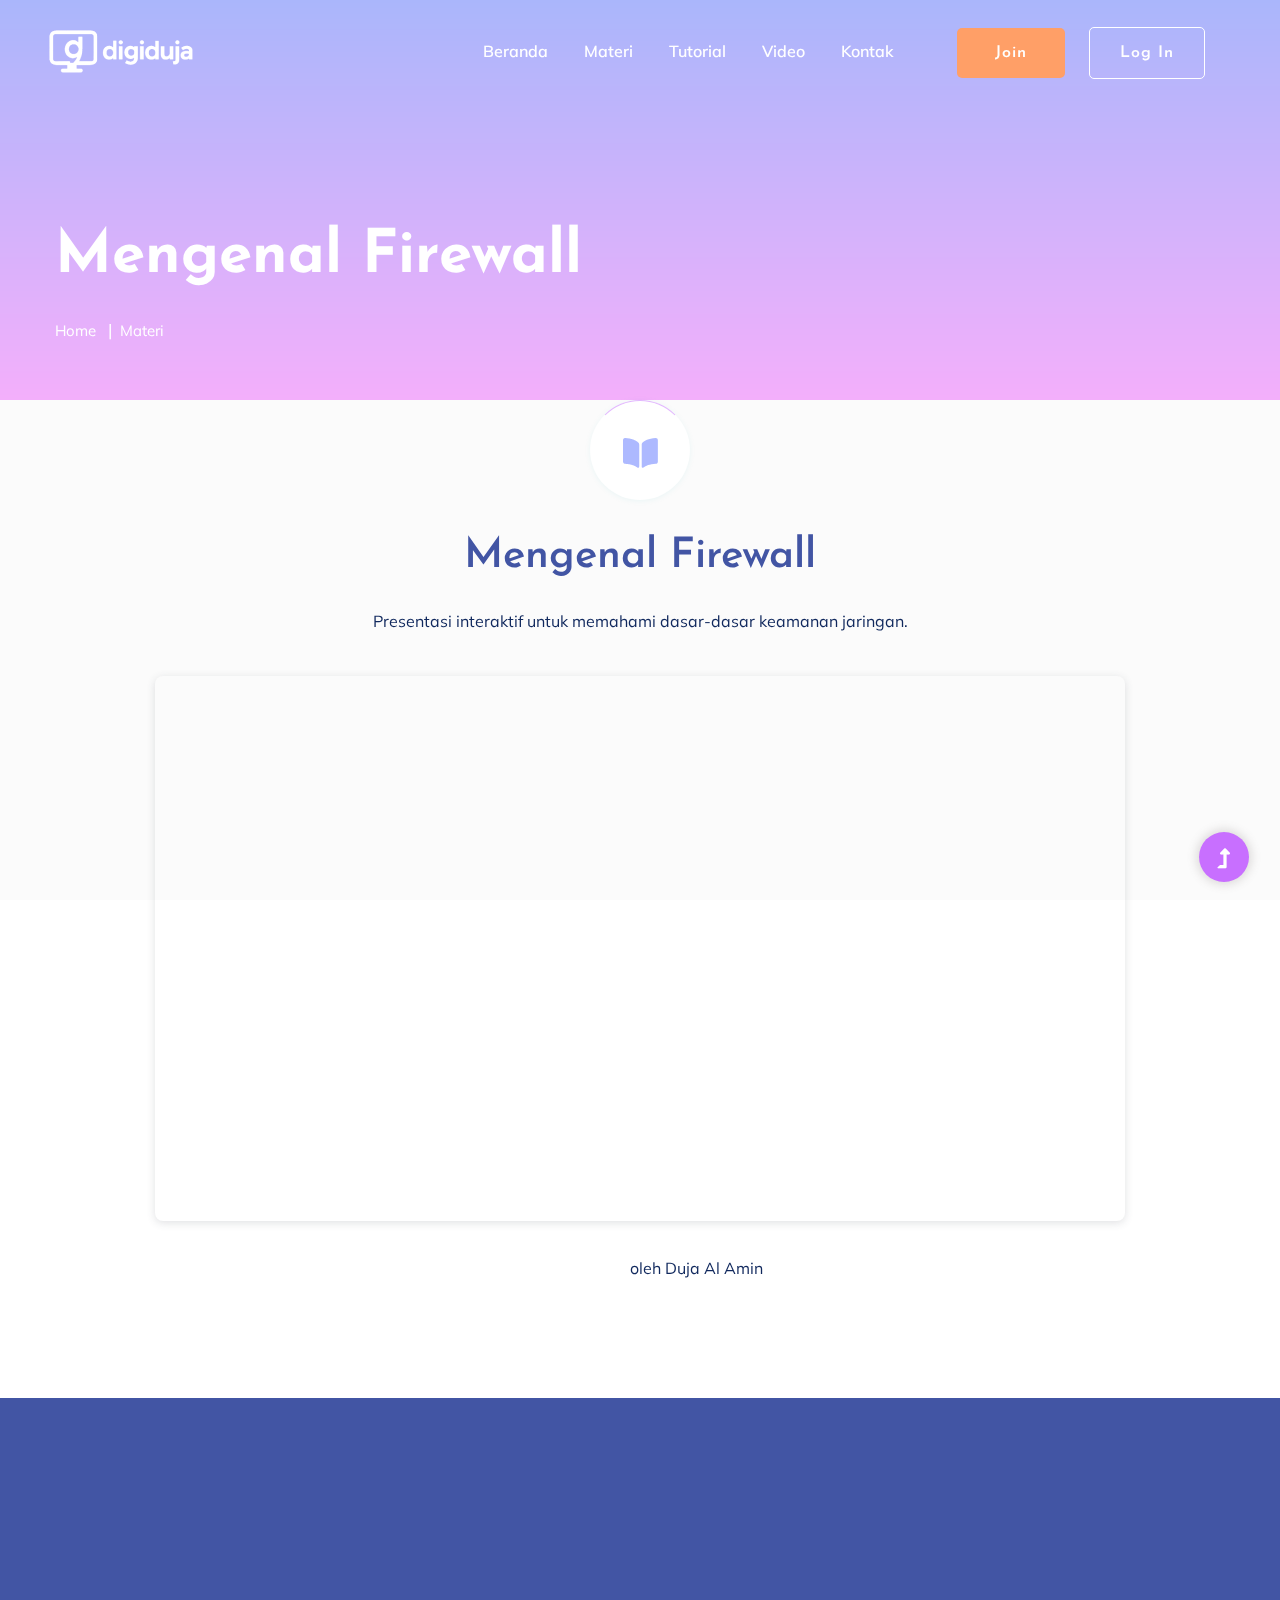
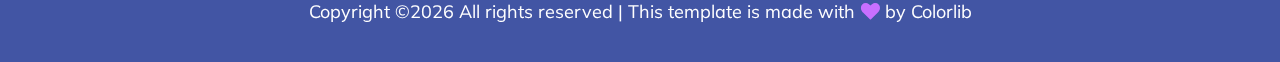
<file: materi-ppt.html>
<!doctype html>
<html class="no-js" lang="zxx">
<head>
    <meta charset="utf-8">
    <meta http-equiv="x-ua-compatible" content="ie=edge">
    <title>Digiduja | Education</title>
    <meta name="description" content="">
    <meta name="viewport" content="width=device-width, initial-scale=1">
    <link rel="shortcut icon" type="image/x-icon" href="assets/img/favicon.ico">

    <!-- CSS here -->
    <link rel="stylesheet" href="assets/css/bootstrap.min.css">
    <link rel="stylesheet" href="assets/css/owl.carousel.min.css">
    <link rel="stylesheet" href="assets/css/slicknav.css">
    <link rel="stylesheet" href="assets/css/animate.min.css">
    <link rel="stylesheet" href="assets/css/hamburgers.min.css">
    <link rel="stylesheet" href="assets/css/magnific-popup.css">
    <link rel="stylesheet" href="assets/css/fontawesome-all.min.css">
    <link rel="stylesheet" href="assets/css/themify-icons.css">
    <link rel="stylesheet" href="assets/css/themify-icons.css">
    <link rel="stylesheet" href="assets/css/slick.css">
    <link rel="stylesheet" href="assets/css/nice-select.css">
    <link rel="stylesheet" href="assets/css/style.css">
</head>
<!--? Preloader Start -->
<div id="preloader-active">
    <div class="preloader d-flex align-items-center justify-content-center">
        <div class="preloader-inner position-relative">
            <div class="preloader-circle"></div>
            <div class="preloader-img pere-text">
                <img src="assets/img/logo/loder.png" alt="">
            </div>
        </div>
    </div>
</div>
<!-- Preloader Start -->
 <header>
        <!-- Header Start -->
        <div class="header-area header-transparent">
            <div class="main-header ">
                <div class="header-bottom  header-sticky">
                    <div class="container-fluid">
                        <div class="row align-items-center">
                            <!-- Logo -->
                            <div class="col-xl-2 col-lg-2">
                                <div class="logo">
                                    <a href="index.html"><img src="assets/img/logo/digidujaputih.png" alt="Digiduja"></a>
                                </div>
                            </div>
                            <div class="col-xl-10 col-lg-10">
                                <div class="menu-wrapper d-flex align-items-center justify-content-end">
                                    <!-- Main-menu -->
                                    <div class="main-menu d-none d-lg-block">
                                        <nav>
                                            <ul id="navigation">                                                                                          
                                                <li class="active" ><a href="index.html">Beranda</a></li>
                                                <li><a href="courses.html">Materi</a></li>
                                                <li><a href="about.html">Tutorial</a></li>
                                                <li><a href="blog_details.html">Video</a></li>
                                                <li><a href="contact.html">Kontak</a></li>
                                                <!-- Button -->
                                                <li class="button-header margin-left "><a href="#" class="btn">Join</a></li>
                                                <li class="button-header"><a href="login.html" class="btn btn3">Log in</a></li>
                                            </ul>
                                        </nav>
                                    </div>
                                </div>
                            </div> 
                            <!-- Mobile Menu -->
                            <div class="col-12">
                                <div class="mobile_menu d-block d-lg-none"></div>
                            </div>
                        </div>
                    </div>
                </div>
            </div>
        </div>
        <!-- Header End -->
    </header>
<main>
    <!--? slider Area Start-->
    <section class="slider-area slider-area2">
        <div class="slider-active">
            <!-- Single Slider -->
            <div class="single-slider slider-height2">
                <div class="container">
                    <div class="row">
                        <div class="col-xl-8 col-lg-11 col-md-12">
                            <div class="hero__caption hero__caption2">
                                <h1 data-animation="bounceIn" data-delay="0.2s">Mengenal Firewall</h1>
                                <!-- breadcrumb Start-->
                                <nav aria-label="breadcrumb">
                                    <ol class="breadcrumb">
                                        <li class="breadcrumb-item"><a href="index.html">Home</a></li>
                                        <li class="breadcrumb-item"><a href="#">Materi</a></li> 
                                    </ol>
                                </nav>
                                <!-- breadcrumb End -->
                            </div>
                        </div>
                    </div>
                </div>          
            </div>
        </div>
    </section>
    <!--? Slider Area End-->
    <!-- Canva Section Start -->
<section class="contact-section">
  <div class="container">
    <div class="row justify-content-center">
      <div class="col-lg-10">
        <div class="section-tittle text-center mb-40">
          <h2>Mengenal Firewall</h2>
          <p>Presentasi interaktif untuk memahami dasar-dasar keamanan jaringan.</p>
        </div>

        <div class="canva-embed" style="position: relative; width: 100%; height: 0; padding-top: 56.25%;
          box-shadow: 0 2px 8px rgba(63,69,81,0.16); margin-bottom: 2em; overflow: hidden;
          border-radius: 8px;">
          <iframe loading="lazy" style="position: absolute; width: 100%; height: 100%; top: 0; left: 0; border: none;"
            src="https://www.canva.com/design/DAGo6hnjuB4/toAP1sxFogA9CTXcQkBxCQ/view?embed"
            allowfullscreen="allowfullscreen" allow="fullscreen">
          </iframe>
        </div>

        <p class="text-center">
          <a href="https://www.canva.com/design/DAGo6hnjuB4/toAP1sxFogA9CTXcQkBxCQ/view?utm_content=DAGo6hnjuB4&utm_campaign=designshare&utm_medium=embeds&utm_source=link"
            target="_blank" rel="noopener">
            Lihat di Canva
          </a> oleh Duja Al Amin
        </p>
      </div>
    </div>
  </div>
</section>
<!-- Canva Section End -->

</main>
<footer>
    <div class="footer-wrappper footer-bg">
        <!-- Footer Start-->
        <div class="footer-area footer-padding">
            <div class="container">
                <div class="row justify-content-between">
                    <div class="col-xl-4 col-lg-5 col-md-4 col-sm-6">
                        <div class="single-footer-caption mb-50">
                            <div class="single-footer-caption mb-30">
                                <!-- logo -->
                                <!-- <div class="footer-logo mb-25">
                                    <a href="index.html"><img src="assets/img/logo/logo2_footer.png" alt=""></a>
                                </div>
                                <div class="footer-tittle">
                                    <div class="footer-pera">
                                        <p>The automated process starts as soon as your clothes go into the machine.</p>
                                    </div>
                                </div> -->
                                <!-- social -->
                                <!-- <div class="footer-social">
                                    <a href="#"><i class="fab fa-twitter"></i></a>
                                    <a href="https://bit.ly/sai4ull"><i class="fab fa-facebook-f"></i></a>
                                    <a href="#"><i class="fab fa-pinterest-p"></i></a>
                                </div> -->
                            </div>
                        </div>
                    </div>
                    <!-- <div class="col-xl-2 col-lg-3 col-md-4 col-sm-5">
                        <div class="single-footer-caption mb-50">
                            <div class="footer-tittle">
                                <h4>Our solutions</h4>
                                <ul>
                                    <li><a href="#">Design & creatives</a></li>
                                    <li><a href="#">Telecommunication</a></li>
                                    <li><a href="#">Restaurant</a></li>
                                    <li><a href="#">Programing</a></li>
                                    <li><a href="#">Architecture</a></li>
                                </ul>
                            </div>
                        </div>
                    </div> -->
                    <!-- <div class="col-xl-2 col-lg-4 col-md-4 col-sm-6">
                        <div class="single-footer-caption mb-50">
                            <div class="footer-tittle">
                                <h4>Support</h4>
                                <ul>
                                    <li><a href="#">Design & creatives</a></li>
                                    <li><a href="#">Telecommunication</a></li>
                                    <li><a href="#">Restaurant</a></li>
                                    <li><a href="#">Programing</a></li>
                                    <li><a href="#">Architecture</a></li>
                                </ul>
                            </div>
                        </div>
                    </div> -->
                    <!-- <div class="col-xl-2 col-lg-3 col-md-4 col-sm-6">
                        <div class="single-footer-caption mb-50">
                            <div class="footer-tittle">
                                <h4>Company</h4>
                                <ul>
                                    <li><a href="#">Design & creatives</a></li>
                                    <li><a href="#">Telecommunication</a></li>
                                    <li><a href="#">Restaurant</a></li>
                                    <li><a href="#">Programing</a></li>
                                    <li><a href="#">Architecture</a></li>
                                </ul>
                            </div>
                        </div>
                    </div> -->
                </div>
            </div>
        </div>
        <!-- footer-bottom area -->
        <div class="footer-bottom-area">
            <div class="container">
                <div class="footer-border">
                    <div class="row d-flex align-items-center">
                        <div class="col-xl-12 ">
                            <div class="footer-copy-right text-center">
                                <p><!-- Link back to Colorlib can't be removed. Template is licensed under CC BY 3.0. -->
                                  Copyright &copy;<script>document.write(new Date().getFullYear());</script> All rights reserved | This template is made with <i class="fa fa-heart" aria-hidden="true"></i> by <a href="https://colorlib.com" target="_blank">Colorlib</a>
                                  <!-- Link back to Colorlib can't be removed. Template is licensed under CC BY 3.0. --></p>
                              </div>
                          </div>
                      </div>
                  </div>
              </div>
          </div>
          <!-- Footer End-->
      </div>
  </footer> 
  <div id="back-top" >
    <a title="Go to Top" href="#"> <i class="fas fa-level-up-alt"></i></a>
</div>
<!-- JS here -->

<script src="./assets/js/vendor/modernizr-3.5.0.min.js"></script>
<!-- Jquery, Popper, Bootstrap -->
<script src="./assets/js/vendor/jquery-1.12.4.min.js"></script>
<script src="./assets/js/popper.min.js"></script>
<script src="./assets/js/bootstrap.min.js"></script>
<!-- Jquery Mobile Menu -->
<script src="./assets/js/jquery.slicknav.min.js"></script>

<!-- Jquery Slick , Owl-Carousel Plugins -->
<script src="./assets/js/owl.carousel.min.js"></script>
<script src="./assets/js/slick.min.js"></script>
<!-- One Page, Animated-HeadLin -->
<script src="./assets/js/wow.min.js"></script>
<script src="./assets/js/animated.headline.js"></script>
<script src="./assets/js/jquery.magnific-popup.js"></script>

<!-- Date Picker -->
<script src="./assets/js/gijgo.min.js"></script>
<!-- Nice-select, sticky -->
<script src="./assets/js/jquery.nice-select.min.js"></script>
<script src="./assets/js/jquery.sticky.js"></script>

<!-- counter , waypoint,Hover Direction -->
<script src="./assets/js/jquery.counterup.min.js"></script>
<script src="./assets/js/waypoints.min.js"></script>
<script src="./assets/js/jquery.countdown.min.js"></script>
<script src="./assets/js/hover-direction-snake.min.js"></script>

<!-- contact js -->
<script src="./assets/js/contact.js"></script>
<script src="./assets/js/jquery.form.js"></script>
<script src="./assets/js/jquery.validate.min.js"></script>
<script src="./assets/js/mail-script.js"></script>
<script src="./assets/js/jquery.ajaxchimp.min.js"></script>

<!-- Jquery Plugins, main Jquery -->	
<script src="./assets/js/plugins.js"></script>
<script src="./assets/js/main.js"></script>

</body>
</html>
</file>
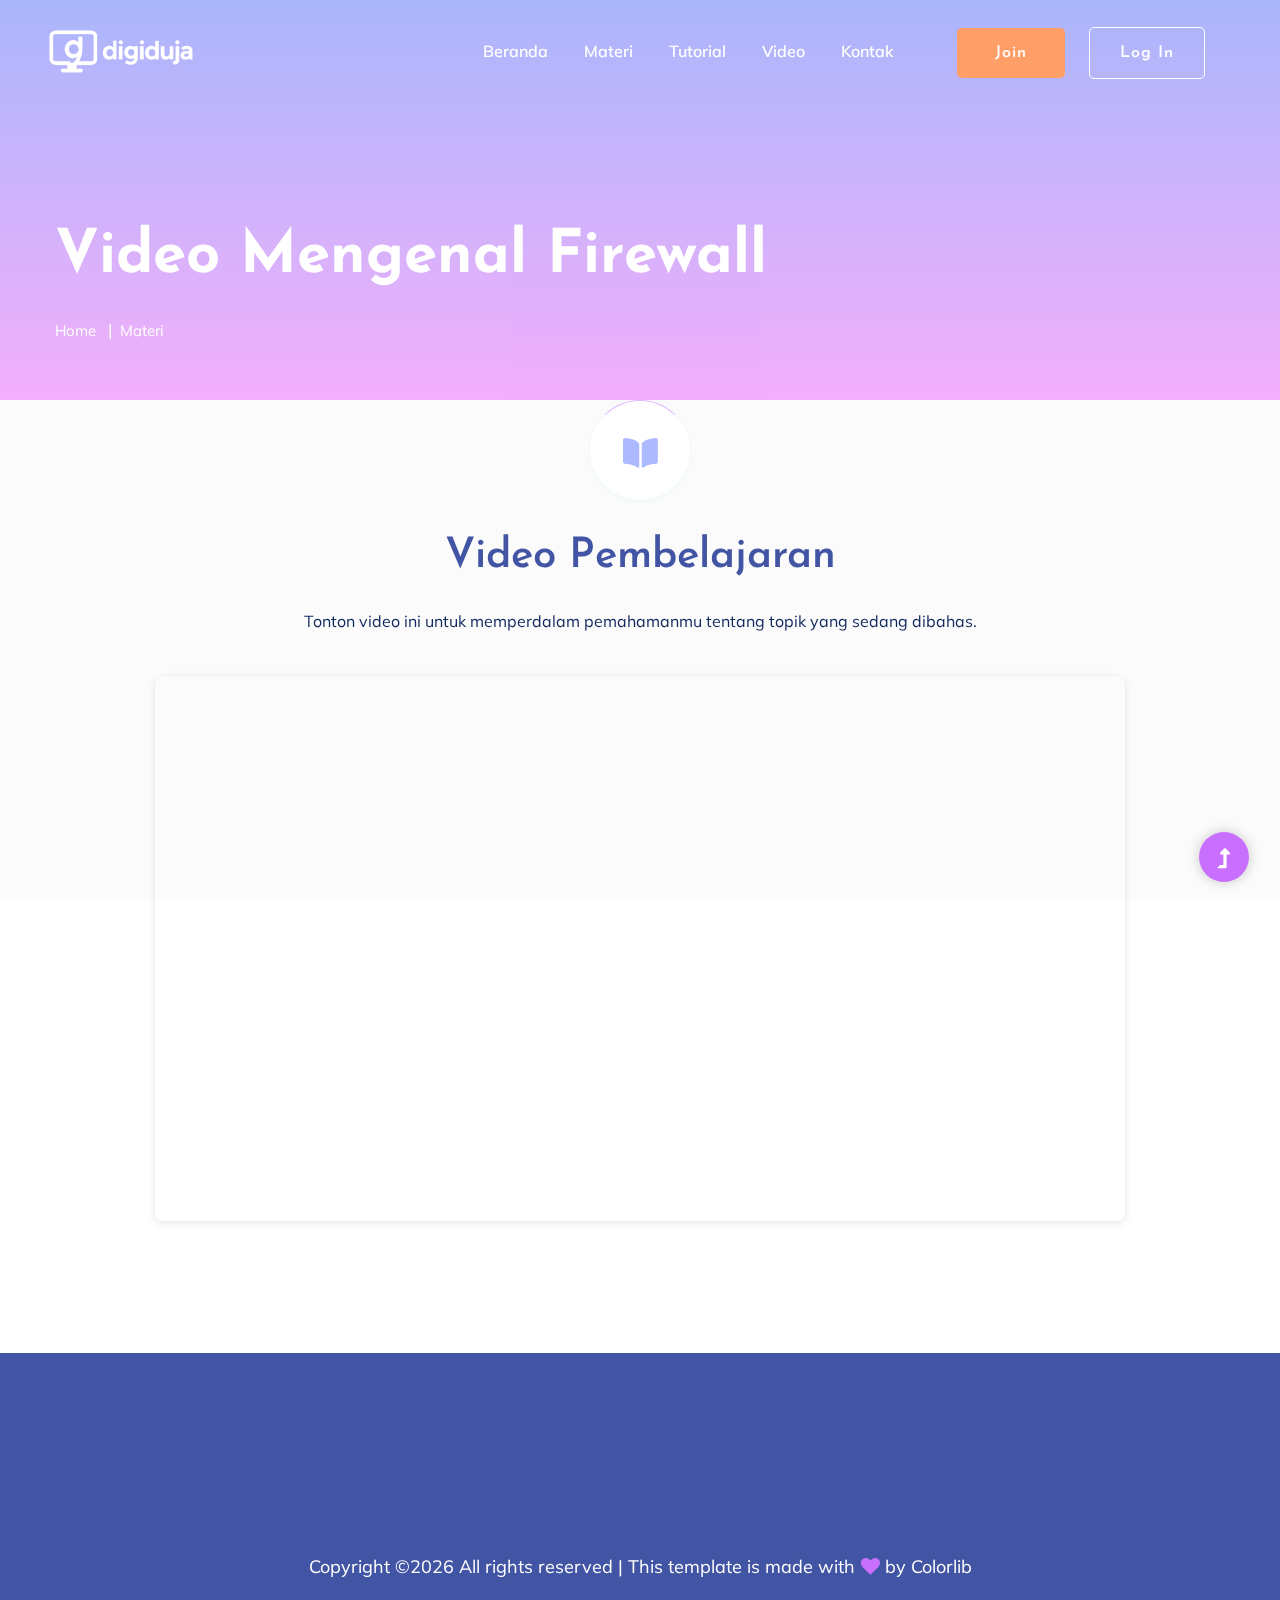
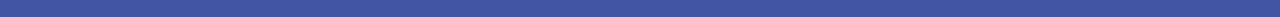
<file: materi-video.html>
<!doctype html>
<html class="no-js" lang="zxx">
<head>
    <meta charset="utf-8">
    <meta http-equiv="x-ua-compatible" content="ie=edge">
    <title>Digiduja | Education</title>
    <meta name="description" content="">
    <meta name="viewport" content="width=device-width, initial-scale=1">
    <link rel="shortcut icon" type="image/x-icon" href="assets/img/favicon.ico">

    <!-- CSS here -->
    <link rel="stylesheet" href="assets/css/bootstrap.min.css">
    <link rel="stylesheet" href="assets/css/owl.carousel.min.css">
    <link rel="stylesheet" href="assets/css/slicknav.css">
    <link rel="stylesheet" href="assets/css/animate.min.css">
    <link rel="stylesheet" href="assets/css/hamburgers.min.css">
    <link rel="stylesheet" href="assets/css/magnific-popup.css">
    <link rel="stylesheet" href="assets/css/fontawesome-all.min.css">
    <link rel="stylesheet" href="assets/css/themify-icons.css">
    <link rel="stylesheet" href="assets/css/themify-icons.css">
    <link rel="stylesheet" href="assets/css/slick.css">
    <link rel="stylesheet" href="assets/css/nice-select.css">
    <link rel="stylesheet" href="assets/css/style.css">
</head>
<!--? Preloader Start -->
<div id="preloader-active">
    <div class="preloader d-flex align-items-center justify-content-center">
        <div class="preloader-inner position-relative">
            <div class="preloader-circle"></div>
            <div class="preloader-img pere-text">
                <img src="assets/img/logo/loder.png" alt="">
            </div>
        </div>
    </div>
</div>
<!-- Preloader Start -->
 <header>
        <!-- Header Start -->
        <div class="header-area header-transparent">
            <div class="main-header ">
                <div class="header-bottom  header-sticky">
                    <div class="container-fluid">
                        <div class="row align-items-center">
                            <!-- Logo -->
                            <div class="col-xl-2 col-lg-2">
                                <div class="logo">
                                    <a href="index.html"><img src="assets/img/logo/digidujaputih.png" alt="Digiduja"></a>
                                </div>
                            </div>
                            <div class="col-xl-10 col-lg-10">
                                <div class="menu-wrapper d-flex align-items-center justify-content-end">
                                    <!-- Main-menu -->
                                    <div class="main-menu d-none d-lg-block">
                                        <nav>
                                            <ul id="navigation">                                                                                          
                                                <li class="active" ><a href="index.html">Beranda</a></li>
                                                <li><a href="courses.html">Materi</a></li>
                                                <li><a href="about.html">Tutorial</a></li>
                                                <li><a href="blog_details.html">Video</a></li>
                                                <li><a href="contact.html">Kontak</a></li>
                                                <!-- Button -->
                                                <li class="button-header margin-left "><a href="#" class="btn">Join</a></li>
                                                <li class="button-header"><a href="login.html" class="btn btn3">Log in</a></li>
                                            </ul>
                                        </nav>
                                    </div>
                                </div>
                            </div> 
                            <!-- Mobile Menu -->
                            <div class="col-12">
                                <div class="mobile_menu d-block d-lg-none"></div>
                            </div>
                        </div>
                    </div>
                </div>
            </div>
        </div>
        <!-- Header End -->
    </header>
<main>
    <!--? slider Area Start-->
    <section class="slider-area slider-area2">
        <div class="slider-active">
            <!-- Single Slider -->
            <div class="single-slider slider-height2">
                <div class="container">
                    <div class="row">
                        <div class="col-xl-8 col-lg-11 col-md-12">
                            <div class="hero__caption hero__caption2">
                                <h1 data-animation="bounceIn" data-delay="0.2s">Video Mengenal Firewall</h1>
                                <!-- breadcrumb Start-->
                                <nav aria-label="breadcrumb">
                                    <ol class="breadcrumb">
                                        <li class="breadcrumb-item"><a href="index.html">Home</a></li>
                                        <li class="breadcrumb-item"><a href="#">Materi</a></li> 
                                    </ol>
                                </nav>
                                <!-- breadcrumb End -->
                            </div>
                        </div>
                    </div>
                </div>          
            </div>
        </div>
    </section>
    <!--? Slider Area End-->
    <!-- YouTube Video Section Start -->
    <section class="contact-section">
    <div class="container">
        <div class="row justify-content-center">
        <div class="col-lg-10">
            <div class="section-tittle text-center mb-40">
            <h2>Video Pembelajaran</h2>
            <p>Tonton video ini untuk memperdalam pemahamanmu tentang topik yang sedang dibahas.</p>
            </div>

            <div class="youtube-embed" style="position: relative; width: 100%; height: 0; padding-top: 56.25%; box-shadow: 0 2px 8px rgba(0,0,0,0.1); border-radius: 8px; overflow: hidden; margin-bottom: 2em;">
            <iframe 
                src="https://www.youtube.com/embed/Rb6JYVsXSmw?si=EO8sPa5-Rn8dYK5u" 
                title="YouTube video player"
                frameborder="0" 
                style="position: absolute; top: 0; left: 0; width: 100%; height: 100%; border: 0;"
                allow="accelerometer; autoplay; clipboard-write; encrypted-media; gyroscope; picture-in-picture; web-share" 
                referrerpolicy="strict-origin-when-cross-origin" 
                allowfullscreen>
            </iframe>
            </div>

        </div>
        </div>
    </div>
    </section>
<!-- YouTube Video Section End -->
</main>
<footer>
    <div class="footer-wrappper footer-bg">
        <!-- Footer Start-->
        <div class="footer-area footer-padding">
            <div class="container">
                <div class="row justify-content-between">
                    <div class="col-xl-4 col-lg-5 col-md-4 col-sm-6">
                        <div class="single-footer-caption mb-50">
                            <div class="single-footer-caption mb-30">
                                <!-- logo -->
                                <!-- <div class="footer-logo mb-25">
                                    <a href="index.html"><img src="assets/img/logo/logo2_footer.png" alt=""></a>
                                </div>
                                <div class="footer-tittle">
                                    <div class="footer-pera">
                                        <p>The automated process starts as soon as your clothes go into the machine.</p>
                                    </div>
                                </div> -->
                                <!-- social -->
                                <!-- <div class="footer-social">
                                    <a href="#"><i class="fab fa-twitter"></i></a>
                                    <a href="https://bit.ly/sai4ull"><i class="fab fa-facebook-f"></i></a>
                                    <a href="#"><i class="fab fa-pinterest-p"></i></a>
                                </div> -->
                            </div>
                        </div>
                    </div>
                    <!-- <div class="col-xl-2 col-lg-3 col-md-4 col-sm-5">
                        <div class="single-footer-caption mb-50">
                            <div class="footer-tittle">
                                <h4>Our solutions</h4>
                                <ul>
                                    <li><a href="#">Design & creatives</a></li>
                                    <li><a href="#">Telecommunication</a></li>
                                    <li><a href="#">Restaurant</a></li>
                                    <li><a href="#">Programing</a></li>
                                    <li><a href="#">Architecture</a></li>
                                </ul>
                            </div>
                        </div>
                    </div> -->
                    <!-- <div class="col-xl-2 col-lg-4 col-md-4 col-sm-6">
                        <div class="single-footer-caption mb-50">
                            <div class="footer-tittle">
                                <h4>Support</h4>
                                <ul>
                                    <li><a href="#">Design & creatives</a></li>
                                    <li><a href="#">Telecommunication</a></li>
                                    <li><a href="#">Restaurant</a></li>
                                    <li><a href="#">Programing</a></li>
                                    <li><a href="#">Architecture</a></li>
                                </ul>
                            </div>
                        </div>
                    </div> -->
                    <!-- <div class="col-xl-2 col-lg-3 col-md-4 col-sm-6">
                        <div class="single-footer-caption mb-50">
                            <div class="footer-tittle">
                                <h4>Company</h4>
                                <ul>
                                    <li><a href="#">Design & creatives</a></li>
                                    <li><a href="#">Telecommunication</a></li>
                                    <li><a href="#">Restaurant</a></li>
                                    <li><a href="#">Programing</a></li>
                                    <li><a href="#">Architecture</a></li>
                                </ul>
                            </div>
                        </div>
                    </div> -->
                </div>
            </div>
        </div>
        <!-- footer-bottom area -->
        <div class="footer-bottom-area">
            <div class="container">
                <div class="footer-border">
                    <div class="row d-flex align-items-center">
                        <div class="col-xl-12 ">
                            <div class="footer-copy-right text-center">
                                <p><!-- Link back to Colorlib can't be removed. Template is licensed under CC BY 3.0. -->
                                  Copyright &copy;<script>document.write(new Date().getFullYear());</script> All rights reserved | This template is made with <i class="fa fa-heart" aria-hidden="true"></i> by <a href="https://colorlib.com" target="_blank">Colorlib</a>
                                  <!-- Link back to Colorlib can't be removed. Template is licensed under CC BY 3.0. --></p>
                              </div>
                          </div>
                      </div>
                  </div>
              </div>
          </div>
          <!-- Footer End-->
      </div>
  </footer> 
  <div id="back-top" >
    <a title="Go to Top" href="#"> <i class="fas fa-level-up-alt"></i></a>
</div>
<!-- JS here -->

<script src="./assets/js/vendor/modernizr-3.5.0.min.js"></script>
<!-- Jquery, Popper, Bootstrap -->
<script src="./assets/js/vendor/jquery-1.12.4.min.js"></script>
<script src="./assets/js/popper.min.js"></script>
<script src="./assets/js/bootstrap.min.js"></script>
<!-- Jquery Mobile Menu -->
<script src="./assets/js/jquery.slicknav.min.js"></script>

<!-- Jquery Slick , Owl-Carousel Plugins -->
<script src="./assets/js/owl.carousel.min.js"></script>
<script src="./assets/js/slick.min.js"></script>
<!-- One Page, Animated-HeadLin -->
<script src="./assets/js/wow.min.js"></script>
<script src="./assets/js/animated.headline.js"></script>
<script src="./assets/js/jquery.magnific-popup.js"></script>

<!-- Date Picker -->
<script src="./assets/js/gijgo.min.js"></script>
<!-- Nice-select, sticky -->
<script src="./assets/js/jquery.nice-select.min.js"></script>
<script src="./assets/js/jquery.sticky.js"></script>

<!-- counter , waypoint,Hover Direction -->
<script src="./assets/js/jquery.counterup.min.js"></script>
<script src="./assets/js/waypoints.min.js"></script>
<script src="./assets/js/jquery.countdown.min.js"></script>
<script src="./assets/js/hover-direction-snake.min.js"></script>

<!-- contact js -->
<script src="./assets/js/contact.js"></script>
<script src="./assets/js/jquery.form.js"></script>
<script src="./assets/js/jquery.validate.min.js"></script>
<script src="./assets/js/mail-script.js"></script>
<script src="./assets/js/jquery.ajaxchimp.min.js"></script>

<!-- Jquery Plugins, main Jquery -->	
<script src="./assets/js/plugins.js"></script>
<script src="./assets/js/main.js"></script>

</body>
</html>
</file>
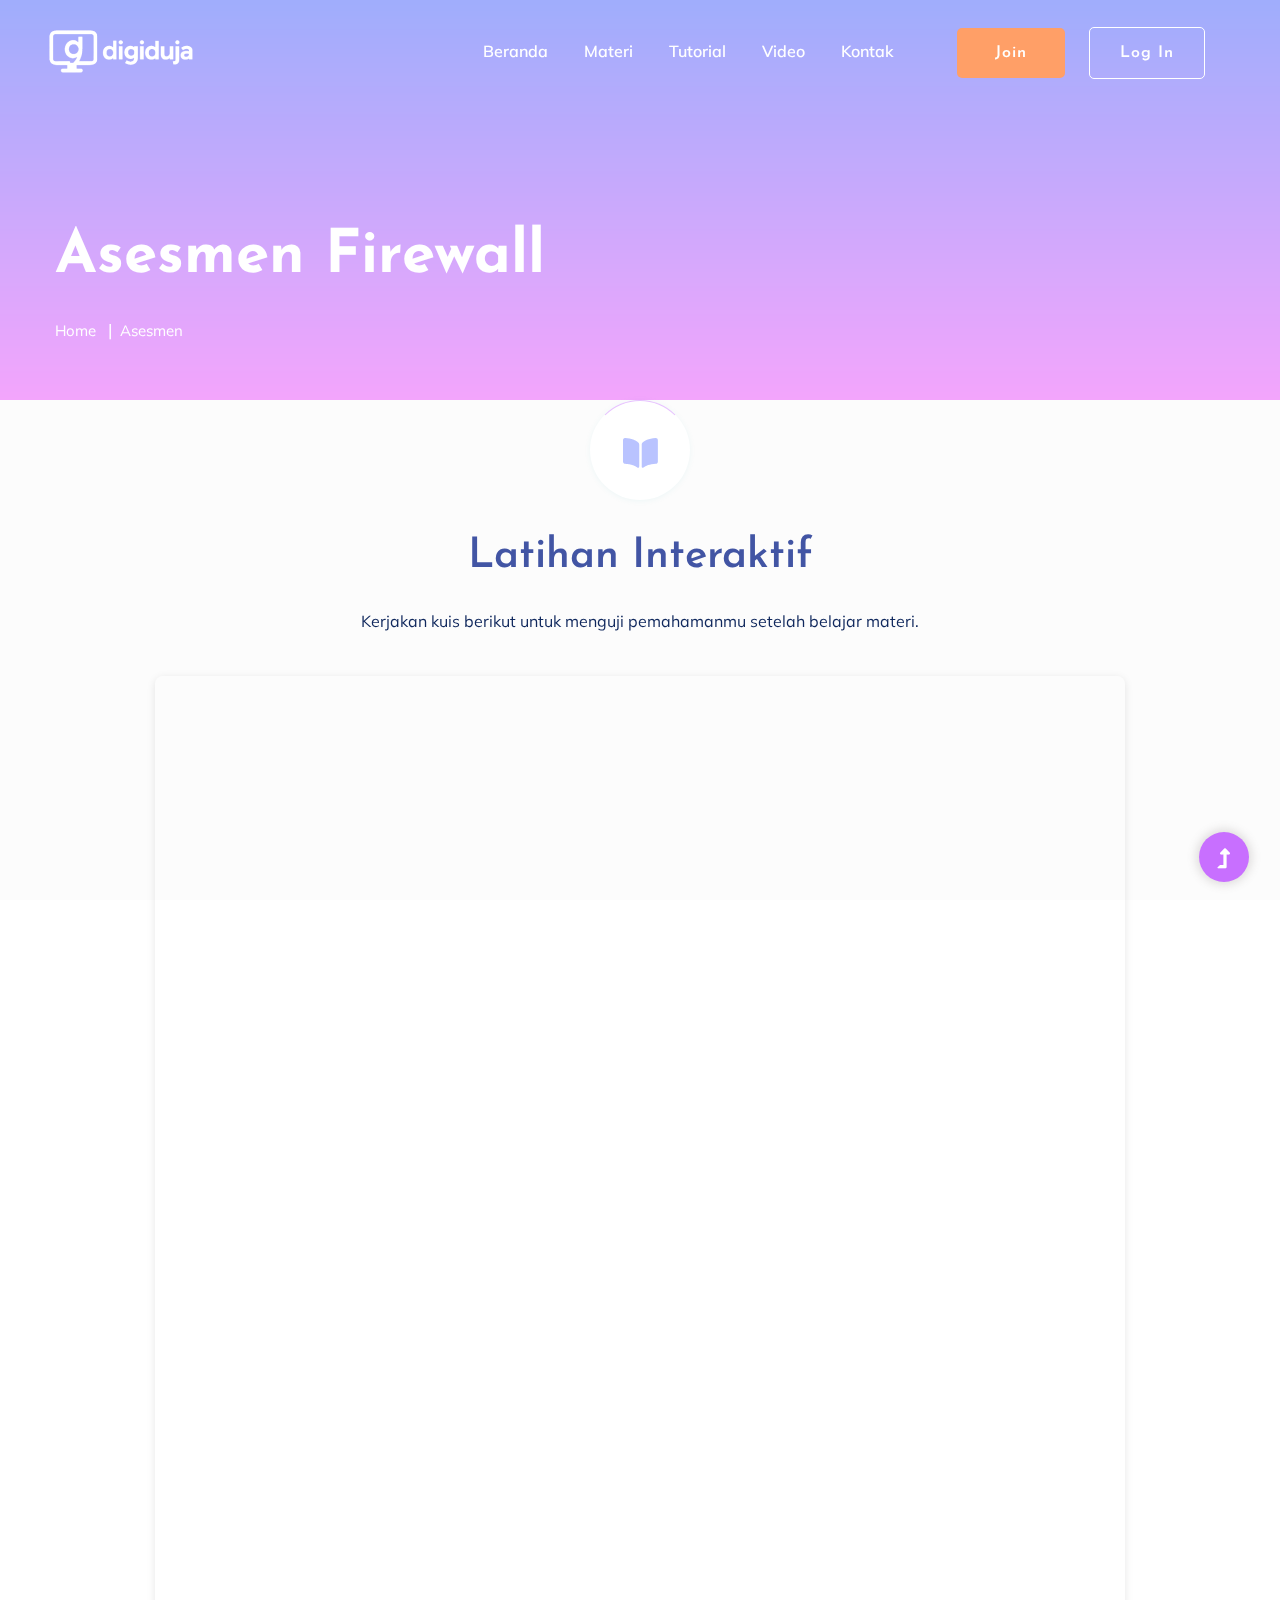
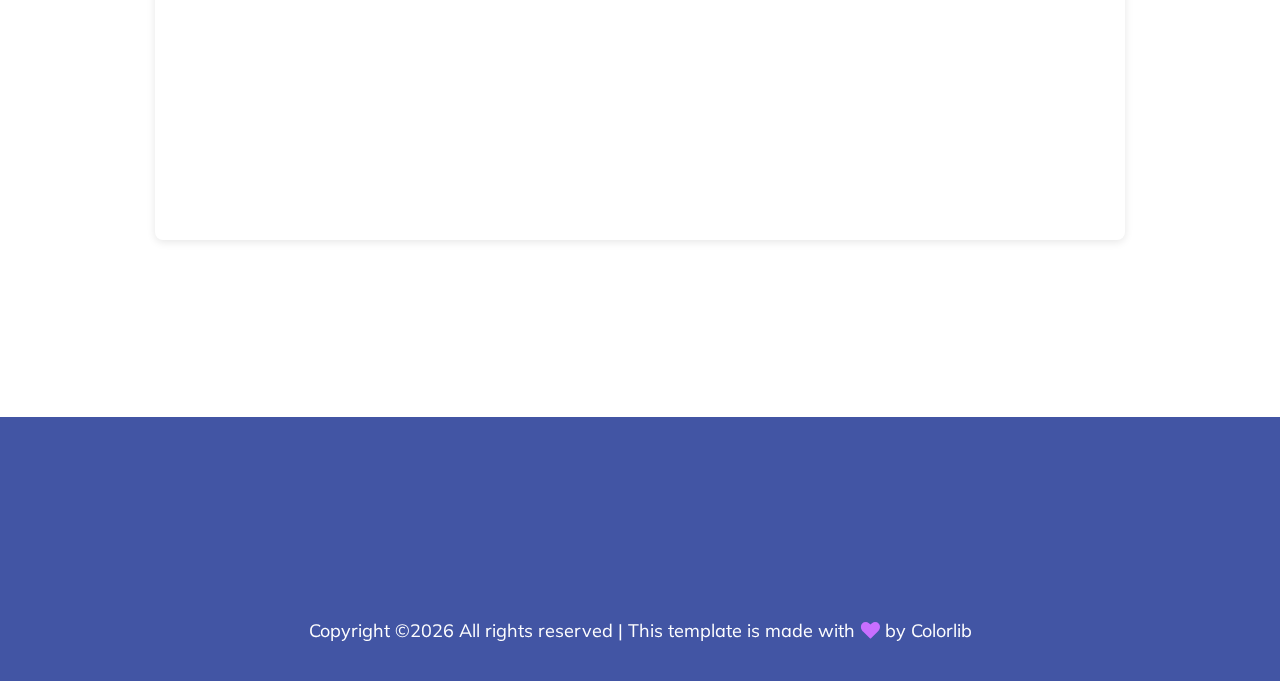
<file: sumatif.html>
<!doctype html>
<html class="no-js" lang="zxx">
<head>
    <meta charset="utf-8">
    <meta http-equiv="x-ua-compatible" content="ie=edge">
    <title>Digiduja | Education</title>
    <meta name="description" content="">
    <meta name="viewport" content="width=device-width, initial-scale=1">
    <link rel="shortcut icon" type="image/x-icon" href="assets/img/favicon.ico">

    <!-- CSS here -->
    <link rel="stylesheet" href="assets/css/bootstrap.min.css">
    <link rel="stylesheet" href="assets/css/owl.carousel.min.css">
    <link rel="stylesheet" href="assets/css/slicknav.css">
    <link rel="stylesheet" href="assets/css/animate.min.css">
    <link rel="stylesheet" href="assets/css/hamburgers.min.css">
    <link rel="stylesheet" href="assets/css/magnific-popup.css">
    <link rel="stylesheet" href="assets/css/fontawesome-all.min.css">
    <link rel="stylesheet" href="assets/css/themify-icons.css">
    <link rel="stylesheet" href="assets/css/themify-icons.css">
    <link rel="stylesheet" href="assets/css/slick.css">
    <link rel="stylesheet" href="assets/css/nice-select.css">
    <link rel="stylesheet" href="assets/css/style.css">
</head>
<!--? Preloader Start -->
<div id="preloader-active">
    <div class="preloader d-flex align-items-center justify-content-center">
        <div class="preloader-inner position-relative">
            <div class="preloader-circle"></div>
            <div class="preloader-img pere-text">
                <img src="assets/img/logo/loder.png" alt="">
            </div>
        </div>
    </div>
</div>
<!-- Preloader Start -->
 <header>
        <!-- Header Start -->
        <div class="header-area header-transparent">
            <div class="main-header ">
                <div class="header-bottom  header-sticky">
                    <div class="container-fluid">
                        <div class="row align-items-center">
                            <!-- Logo -->
                            <div class="col-xl-2 col-lg-2">
                                <div class="logo">
                                    <a href="index.html"><img src="assets/img/logo/digidujaputih.png" alt="Digiduja"></a>
                                </div>
                            </div>
                            <div class="col-xl-10 col-lg-10">
                                <div class="menu-wrapper d-flex align-items-center justify-content-end">
                                    <!-- Main-menu -->
                                    <div class="main-menu d-none d-lg-block">
                                        <nav>
                                            <ul id="navigation">                                                                                          
                                                <li class="active" ><a href="index.html">Beranda</a></li>
                                                <li><a href="courses.html">Materi</a></li>
                                                <li><a href="about.html">Tutorial</a></li>
                                                <li><a href="blog_details.html">Video</a></li>
                                                <li><a href="contact.html">Kontak</a></li>
                                                <!-- Button -->
                                                <li class="button-header margin-left "><a href="#" class="btn">Join</a></li>
                                                <li class="button-header"><a href="login.html" class="btn btn3">Log in</a></li>
                                            </ul>
                                        </nav>
                                    </div>
                                </div>
                            </div> 
                            <!-- Mobile Menu -->
                            <div class="col-12">
                                <div class="mobile_menu d-block d-lg-none"></div>
                            </div>
                        </div>
                    </div>
                </div>
            </div>
        </div>
        <!-- Header End -->
    </header>
<main>
    <!--? slider Area Start-->
    <section class="slider-area slider-area2">
        <div class="slider-active">
            <!-- Single Slider -->
            <div class="single-slider slider-height2">
                <div class="container">
                    <div class="row">
                        <div class="col-xl-8 col-lg-11 col-md-12">
                            <div class="hero__caption hero__caption2">
                                <h1 data-animation="bounceIn" data-delay="0.2s">Asesmen Firewall</h1>
                                <!-- breadcrumb Start-->
                                <nav aria-label="breadcrumb">
                                    <ol class="breadcrumb">
                                        <li class="breadcrumb-item"><a href="index.html">Home</a></li>
                                        <li class="breadcrumb-item"><a href="#">Asesmen</a></li> 
                                    </ol>
                                </nav>
                                <!-- breadcrumb End -->
                            </div>
                        </div>
                    </div>
                </div>          
            </div>
        </div>
    </section>
    <!--? Slider Area End-->
    <!-- Quizizz Section Start -->
    <section class="contact-section">
    <div class="container">
        <div class="row justify-content-center">
        <div class="col-lg-10">
            <div class="section-tittle text-center mb-40">
            <h2>Latihan Interaktif</h2>
            <p>Kerjakan kuis berikut untuk menguji pemahamanmu setelah belajar materi.</p>
            </div>

            <div class="quizizz-embed" style="position: relative; width: 100%; height: 0; padding-top: 120%; box-shadow: 0 2px 8px rgba(0,0,0,0.1); border-radius: 8px; overflow: hidden; margin-bottom: 2em;">
            <iframe 
                src="https://quizizz.com/embed/quiz/683a50d70d4b0231df8b2ddd" 
                title="Quizizz" 
                allowfullscreen 
                frameborder="0"
                style="position: absolute; top: 0; left: 0; width: 100%; height: 100%; border: 0;">
            </iframe>
            </div>

            <p class="text-center">
            <a href="https://quizizz.com/admin?source=embedFrame" target="_blank" rel="noopener">
                Explore more at Quizizz
            </a>
            </p>

        </div>
        </div>
    </div>
    </section>
<!-- Quizizz Section End -->
</main>
<footer>
    <div class="footer-wrappper footer-bg">
        <!-- Footer Start-->
        <div class="footer-area footer-padding">
            <div class="container">
                <div class="row justify-content-between">
                    <div class="col-xl-4 col-lg-5 col-md-4 col-sm-6">
                        <div class="single-footer-caption mb-50">
                            <div class="single-footer-caption mb-30">
                                <!-- logo -->
                                <!-- <div class="footer-logo mb-25">
                                    <a href="index.html"><img src="assets/img/logo/logo2_footer.png" alt=""></a>
                                </div>
                                <div class="footer-tittle">
                                    <div class="footer-pera">
                                        <p>The automated process starts as soon as your clothes go into the machine.</p>
                                    </div>
                                </div> -->
                                <!-- social -->
                                <!-- <div class="footer-social">
                                    <a href="#"><i class="fab fa-twitter"></i></a>
                                    <a href="https://bit.ly/sai4ull"><i class="fab fa-facebook-f"></i></a>
                                    <a href="#"><i class="fab fa-pinterest-p"></i></a>
                                </div> -->
                            </div>
                        </div>
                    </div>
                    <!-- <div class="col-xl-2 col-lg-3 col-md-4 col-sm-5">
                        <div class="single-footer-caption mb-50">
                            <div class="footer-tittle">
                                <h4>Our solutions</h4>
                                <ul>
                                    <li><a href="#">Design & creatives</a></li>
                                    <li><a href="#">Telecommunication</a></li>
                                    <li><a href="#">Restaurant</a></li>
                                    <li><a href="#">Programing</a></li>
                                    <li><a href="#">Architecture</a></li>
                                </ul>
                            </div>
                        </div>
                    </div> -->
                    <!-- <div class="col-xl-2 col-lg-4 col-md-4 col-sm-6">
                        <div class="single-footer-caption mb-50">
                            <div class="footer-tittle">
                                <h4>Support</h4>
                                <ul>
                                    <li><a href="#">Design & creatives</a></li>
                                    <li><a href="#">Telecommunication</a></li>
                                    <li><a href="#">Restaurant</a></li>
                                    <li><a href="#">Programing</a></li>
                                    <li><a href="#">Architecture</a></li>
                                </ul>
                            </div>
                        </div>
                    </div> -->
                    <!-- <div class="col-xl-2 col-lg-3 col-md-4 col-sm-6">
                        <div class="single-footer-caption mb-50">
                            <div class="footer-tittle">
                                <h4>Company</h4>
                                <ul>
                                    <li><a href="#">Design & creatives</a></li>
                                    <li><a href="#">Telecommunication</a></li>
                                    <li><a href="#">Restaurant</a></li>
                                    <li><a href="#">Programing</a></li>
                                    <li><a href="#">Architecture</a></li>
                                </ul>
                            </div>
                        </div>
                    </div> -->
                </div>
            </div>
        </div>
        <!-- footer-bottom area -->
        <div class="footer-bottom-area">
            <div class="container">
                <div class="footer-border">
                    <div class="row d-flex align-items-center">
                        <div class="col-xl-12 ">
                            <div class="footer-copy-right text-center">
                                <p><!-- Link back to Colorlib can't be removed. Template is licensed under CC BY 3.0. -->
                                  Copyright &copy;<script>document.write(new Date().getFullYear());</script> All rights reserved | This template is made with <i class="fa fa-heart" aria-hidden="true"></i> by <a href="https://colorlib.com" target="_blank">Colorlib</a>
                                  <!-- Link back to Colorlib can't be removed. Template is licensed under CC BY 3.0. --></p>
                              </div>
                          </div>
                      </div>
                  </div>
              </div>
          </div>
          <!-- Footer End-->
      </div>
  </footer> 
  <div id="back-top" >
    <a title="Go to Top" href="#"> <i class="fas fa-level-up-alt"></i></a>
</div>
<!-- JS here -->

<script src="./assets/js/vendor/modernizr-3.5.0.min.js"></script>
<!-- Jquery, Popper, Bootstrap -->
<script src="./assets/js/vendor/jquery-1.12.4.min.js"></script>
<script src="./assets/js/popper.min.js"></script>
<script src="./assets/js/bootstrap.min.js"></script>
<!-- Jquery Mobile Menu -->
<script src="./assets/js/jquery.slicknav.min.js"></script>

<!-- Jquery Slick , Owl-Carousel Plugins -->
<script src="./assets/js/owl.carousel.min.js"></script>
<script src="./assets/js/slick.min.js"></script>
<!-- One Page, Animated-HeadLin -->
<script src="./assets/js/wow.min.js"></script>
<script src="./assets/js/animated.headline.js"></script>
<script src="./assets/js/jquery.magnific-popup.js"></script>

<!-- Date Picker -->
<script src="./assets/js/gijgo.min.js"></script>
<!-- Nice-select, sticky -->
<script src="./assets/js/jquery.nice-select.min.js"></script>
<script src="./assets/js/jquery.sticky.js"></script>

<!-- counter , waypoint,Hover Direction -->
<script src="./assets/js/jquery.counterup.min.js"></script>
<script src="./assets/js/waypoints.min.js"></script>
<script src="./assets/js/jquery.countdown.min.js"></script>
<script src="./assets/js/hover-direction-snake.min.js"></script>

<!-- contact js -->
<script src="./assets/js/contact.js"></script>
<script src="./assets/js/jquery.form.js"></script>
<script src="./assets/js/jquery.validate.min.js"></script>
<script src="./assets/js/mail-script.js"></script>
<script src="./assets/js/jquery.ajaxchimp.min.js"></script>

<!-- Jquery Plugins, main Jquery -->	
<script src="./assets/js/plugins.js"></script>
<script src="./assets/js/main.js"></script>

</body>
</html>
</file>
<file: assets/css/flaticon.css>
/*
  	Flaticon icon font: Flaticon
  	Creation date: 02/06/2020 05:24
  	*/

@font-face {
  font-family: "Flaticon";
  src: url("../fonts/Flaticon.eot");
  src: url("../fonts/Flaticon.eot?#iefix") format("embedded-opentype"),
       url("../fonts/Flaticon.woff2") format("woff2"),
       url("../fonts/Flaticon.woff") format("woff"),
       url("../fonts/Flaticon.ttf") format("truetype"),
       url("../fonts/Flaticon.svg#Flaticon") format("svg");
  font-weight: normal;
  font-style: normal;
}

@media screen and (-webkit-min-device-pixel-ratio:0) {
  @font-face {
    font-family: "Flaticon";
    src: url("../fonts/Flaticon.svg#Flaticon") format("svg");
  }
}

[class^="flaticon-"]:before, [class*=" flaticon-"]:before,
[class^="flaticon-"]:after, [class*=" flaticon-"]:after {   
  font-family: Flaticon;
font-style: normal;
}

.flaticon-null:before { content: "\f100"; }
.flaticon-null-1:before { content: "\f101"; }
.flaticon-gear:before { content: "\f102"; }
.flaticon-think:before { content: "\f103"; }
</file>
<file: assets/css/progressbar_barfiller.css>
/* Custom Code skills */
.single-skill{
  display: flex;
}

.single-skill span {
	color: #79838b;
	font-size: 13px;
	font-weight: 300;
	letter-spacing: 0;
	margin-bottom: 14px;
	display: block;
}
.single-skill .bar-progress {
	width: 100%;
}
.single-skill .bar-title {
  width: 20%;
  margin-bottom: 19px;
}

.skills-content {
  padding-top: 200px;
  padding-left: 70px;
}

.skills-shape-bg {
  height: 651px;
  width: 868px;
  position: absolute;
  content: "";
  border: 2px solid #4d4d4d;
  left: 40%;
  top: 255px;
}

.skills-shape-bg::before {
  position: absolute;
  content: "";
  height: 465px;
  width: 300px;
  border: 2px solid #4d4d4d;
  left: -35%;
  top: 50%;
  transform: translateY(-50%);
  border-right: 0;
}



/* Default */
.barfiller {
	width: 100%;
	height: 10px;
	background: #f6f9fc;
  position: relative;
  border-radius: 5px;
}

.barfiller .fill {
  display: block;
  position: relative;
  width: 0px;
  height: 100%;
  background: #333;
  z-index: 1;
  border-radius: 5px;
}

.barfiller .tipWrap { display: none; }

.barfiller .tip {
  margin-top: -28px;
  padding: 2px 4px;
  font-size: 16px;
  color: #09cc7f;
  left: 0px;
  position: absolute;
  z-index: 2;
  background: transparent;
  font-weight: 800;
}

.barfiller .tip:after {
  border: solid;
  border-color: rgba(0,0,0,.8) transparent;
  border-width: 6px 6px 0 6px;
  content: "";
  display: block;
  position: absolute;
  left: 9px;
  top: 100%;
  z-index: 9;
  display: none;
  
}
</file>
<file: assets/css/gijgo.css>
.gj-button {
    background-color: #f5f5f5;
    border: 1px solid #ddd;
    color: #000;
    border-radius: 3px;
    padding: 6px 10px;
    cursor: pointer;
}

.gj-unselectable {
    -webkit-touch-callout: none;
    -webkit-user-select: none;
    -khtml-user-select: none;
    -moz-user-select: none;
    -ms-user-select: none;
    user-select: none;
}

.gj-row {
    display: -webkit-box;
    display: -ms-flexbox;
    display: flex;
    -ms-flex-wrap: wrap;
    flex-wrap: wrap;
}

.gj-margin-left-5 {
    margin-left: 5px;
}

.gj-margin-left-10 {
    margin-left: 10px;
}

.gj-width-full {
    width: 100%;
}

.gj-cursor-pointer {
    cursor: pointer;
}

.gj-text-align-center {
    text-align: center;
}

.gj-font-size-16 {
    font-size: 16px;
}

.gj-hidden {
    display: none;
}

/** Material Design */
.gj-button-md {
    background: 0 0;
    border: none;
    border-radius: 2px;
    color: rgba(0, 0, 0, 0.87);
    position: relative;
    height: 36px;
    margin: 0;
    min-width: 64px;
    padding: 0 16px;
    display: inline-block;
    font-family: "Roboto","Helvetica","Arial",sans-serif;
    font-size: 1rem;
    font-weight: 500;
    text-transform: uppercase;
    letter-spacing: 0;
    overflow: hidden;
    will-change: box-shadow;
    transition: box-shadow .2s cubic-bezier(.4,0,1,1),background-color .2s cubic-bezier(.4,0,.2,1),color .2s cubic-bezier(.4,0,.2,1);
    outline: none;
    cursor: pointer;
    text-decoration: none;
    text-align: center;
    line-height: 36px;
    vertical-align: middle;
    overflow: hidden;
    -webkit-user-select: none;
    -moz-user-select: none;
    -ms-user-select: none;
    user-select: none;
}

.gj-button-md:hover {
    background-color: rgba(158,158,158,.2);
}

.gj-button-md:disabled {
    color: rgba(0,0,0,.26);
    background: 0 0;
}

.gj-button-md .material-icons,
.gj-button-md .gj-icon {
    vertical-align: middle;
    /*font-size: 1.3rem;
    margin-right: 4px;*/
}

.gj-button-md.gj-button-md-icon {
    width: 24px;
    height: 31px;
    min-width: 24px;
    padding: 0px;
    display: table;
}

.gj-button-md.gj-button-md-icon .material-icons,
.gj-button-md.gj-button-md-icon .gj-icon {
    display: table-cell;
    margin-right: 0px;
    width: 24px;
    height: 24px;
}

.gj-button-md.active {
    background-color: rgba(158,158,158,.4);
}

.gj-button-md-group {
    position: relative;
    display: inline-block;
    vertical-align: middle;
}
.gj-textbox-md {
	/* border: none; */
	/* border-bottom: 1px solid rgba(0,0,0,.42); */
	display: block;
	font-family: "Helvetica","Arial",sans-serif;
	font-size: 16px;
	line-height: 16px;
	/* padding: 4px 0px; */
	margin: 0;
	/* width: 100%; */
	background: 0 0;
	/* text-align: ; */
	color: rgba(0,0,0,.87);
	padding-left: 44px;
	border: 1px solid #dca73a;
	/* padding: 15px 15px; */
	/* text-align: center; */
	width: 177px;
	height: 55px;
	border-radius: 5px;
}
.gj-textbox-md:focus,
.gj-textbox-md:active {
    /* border-bottom: 2px solid rgba(0,0,0,.42); */
    outline: none;
}

.gj-textbox-md::placeholder {
    color: #8e8e8e;
}

.gj-textbox-md:-ms-input-placeholder {
    color: #8e8e8e;
}

.gj-textbox-md::-ms-input-placeholder {
    color: #8e8e8e;
}

.gj-md-spacer-24 {
    min-width: 24px;
    width: 24px;
    display: inline-block;
}

.gj-md-spacer-32 {
    min-width: 32px;
    width: 32px;
    display: inline-block;
}

.gj-modal {
    position: fixed;
    top: 0;
    right: 0;
    bottom: 0;
    left: 0;
    z-index: 1203;
    display: none;
    overflow: hidden;
    -webkit-overflow-scrolling: touch;
    outline: 0;
    background-color: rgba(0, 0, 0, 0.54118);
    transition: 200ms ease opacity;
    will-change: opacity;
}

/* List */
ul.gj-list li [data-role="wrapper"] {
    display: table;
    width: 100%;
}

ul.gj-list li [data-role="checkbox"] {
    display: table-cell;
    vertical-align:middle;
    text-align:center;
}

ul.gj-list li [data-role="image"] {
    display: table-cell;
    vertical-align:middle;
    text-align:center;
}

ul.gj-list li [data-role="display"] {
    display: table-cell;
    vertical-align:middle;
    cursor: pointer;
}

ul.gj-list li [data-role="display"]:empty:before {
  content: "\200b"; /* unicode zero width space character */
}

/* List - Bootstrap */
ul.gj-list-bootstrap {
    padding-left: 0px;
    margin-bottom: 0px;
}

ul.gj-list-bootstrap li {
    padding: 0px;
}

ul.gj-list-bootstrap li [data-role="wrapper"] {
    padding: 0px 10px;
}

ul.gj-list-bootstrap li [data-role="checkbox"] {
    width: 24px;
    padding: 3px;
}

ul.gj-list-bootstrap li [data-role="image"] {
    width: 24px;
    height: 24px;
}

ul.gj-list-bootstrap li [data-role="display"] {
    padding: 8px 0px 8px 4px;
}

.list-group-item.active ul li, .list-group-item.active:focus ul li, .list-group-item.active:hover ul li {
    text-shadow: none;
    color:initial;
}

/* List - Material Design */
ul.gj-list-md {
    padding: 0px;
    list-style: none;
    list-style-type: none;
    line-height: 24px;
    letter-spacing: 0;
    color: #616161; /* Gray 700 */
}

ul.gj-list-md li {
    display: list-item;
    list-style-type: none;
    padding: 0px;
    min-height: unset;
    box-sizing: border-box;
    align-items: center;
    cursor: default;
    overflow: hidden;

    font-family: "Roboto","Helvetica","Arial",sans-serif;
    font-size: 16px;
    font-weight: 400;
    letter-spacing: .04em;
    line-height: 1;
    
    -webkit-flex-direction: row;
    -ms-flex-direction: row;
    flex-direction: row;
    -webkit-flex-wrap: nowrap;
    -ms-flex-wrap: nowrap;
    flex-wrap: nowrap;
}

ul.gj-list-md li [data-role="checkbox"] {
    height: 24px;
    width: 24px;
}

ul.gj-list-md li [data-role="image"] {
    height: 24px;
    width: 24px;
}

ul.gj-list-md li [data-role="display"] {
    padding: 8px 0px 8px 5px;
    order: 0;
    flex-grow: 2;
    text-decoration: none;
    box-sizing: border-box;
    align-items: center;
    text-align: left;
    color: rgba(0,0,0,.87);
}

ul.gj-list-md li.disabled>[data-role="wrapper"]>[data-role="display"] {
    color: #9E9E9E; /* Gray 500 */
}

.gj-list-md-active {
    background: #e0e0e0;
    color: #3f51b5;
}


/* Picker */
.gj-picker {
    position: absolute;
    z-index: 1203;
    background-color: #fff;
}

.gj-picker .selected {
    color: #fff;
}

/* Material Design */
.gj-picker-md {
    font-family: "Roboto","Helvetica","Arial",sans-serif;
    font-size: 16px;
    font-weight: 400;
    letter-spacing: .04em;
    line-height: 1;
    color: rgba(0,0,0,.87);
    border: 1px solid #E0E0E0;
}

.gj-modal .gj-picker-md {
    border: 0px;
}

.gj-picker-md [role="header"] {
    color: rgba(255, 255, 255, 0.54);
    display: flex;
    background: #2196f3;
    align-items: baseline;
    user-select: none;
    justify-content: center;
}

.gj-picker-md [role="footer"] {
    float: right;
    padding: 10px;
}

.gj-picker-md [role="footer"] button.gj-button-md {
    color: #2196f3;
    font-weight: bold;
    font-size: 13px;
}

/* Bootstrap */
.gj-picker-bootstrap {
    border-radius: 4px;
    border: 1px solid #E0E0E0;
}

.gj-picker-bootstrap .selected {
    color: #888;
}

.gj-picker-bootstrap [role="header"] {
    background: #eee;
    color: #AAA;
}
@font-face {
    font-family: 'gijgo-material';
    src: url('../fonts/gijgo-material.eot?235541');
    src: url('../fonts/gijgo-material.eot?235541#iefix') format('embedded-opentype'), url('../fonts/gijgo-material.ttf?235541') format('truetype'), url('../fonts/gijgo-material.woff?235541') format('woff'), url('../fonts/gijgo-material.svg?235541#gijgo-material') format('svg');
    font-weight: normal;
    font-style: normal;
}

.gj-icon {
    /* use !important to prevent issues with browser extensions that change fonts */
    font-family: 'gijgo-material' !important;
    font-size: 24px;
    speak: none;
    font-style: normal;
    font-weight: normal;
    font-variant: normal;
    text-transform: none;
    line-height: 1;
    /* Enable Ligatures ================ */
    letter-spacing: 0;
    -webkit-font-feature-settings: "liga";
    -moz-font-feature-settings: "liga=1";
    -moz-font-feature-settings: "liga";
    -ms-font-feature-settings: "liga" 1;
    font-feature-settings: "liga";
    -webkit-font-variant-ligatures: discretionary-ligatures;
    font-variant-ligatures: discretionary-ligatures;
    /* Better Font Rendering =========== */
    -webkit-font-smoothing: antialiased;
    -moz-osx-font-smoothing: grayscale;
}

.gj-icon.undo:before {
    content: "\e900";
}

.gj-icon.vertical-align-top:before {
    content: "\e901";
}

.gj-icon.vertical-align-center:before {
    content: "\e902";
}

.gj-icon.vertical-align-bottom:before {
    content: "\e903";
}

.gj-icon.arrow-dropup:before {
    content: "\e904";
}

.gj-icon.clock:before {
    content: "\e905";
}

.gj-icon.refresh:before {
    content: "\e906";
}

.gj-icon.last-page:before {
    content: "\e907";
}

.gj-icon.first-page:before {
    content: "\e908";
}

.gj-icon.cancel:before {
    content: "\e909";
}

.gj-icon.clear:before {
    content: "\e90a";
}

.gj-icon.check-circle:before {
    content: "\e90b";
}

.gj-icon.delete:before {
    content: "\e90c";
}

.gj-icon.arrow-upward:before {
    content: "\e90d";
}

.gj-icon.arrow-forward:before {
    content: "\e90e";
}

.gj-icon.arrow-downward:before {
    content: "\e90f";
}

.gj-icon.arrow-back:before {
    content: "\e910";
}

.gj-icon.list-numbered:before {
    content: "\e911";
}

.gj-icon.list-bulleted:before {
    content: "\e912";
}

.gj-icon.indent-increase:before {
    content: "\e913";
}

.gj-icon.indent-decrease:before {
    content: "\e914";
}

.gj-icon.redo:before {
    content: "\e915";
}

.gj-icon.align-right:before {
    content: "\e916";
}

.gj-icon.align-left:before {
    content: "\e917";
}

.gj-icon.align-justify:before {
    content: "\e918";
}

.gj-icon.align-center:before {
    content: "\e919";
}

.gj-icon.strikethrough:before {
    content: "\e91a";
}

.gj-icon.italic:before {
    content: "\e91b";
}

.gj-icon.underlined:before {
    content: "\e91c";
}

.gj-icon.bold:before {
    content: "\e91d";
}

.gj-icon.arrow-dropdown:before {
    content: "\e91e";
}

.gj-icon.done:before {
    content: "\e91f";
}

.gj-icon.pencil:before {
    content: "\e920";
}

.gj-icon.minus:before {
    content: "\e921";
}

.gj-icon.plus:before {
    content: "\e922";
}

.gj-icon.chevron-up:before {
    content: "\e923";
}

.gj-icon.chevron-right:before {
    content: "\e924";
}

.gj-icon.chevron-down:before {
    content: "\e925";
}

.gj-icon.chevron-left:before {
    content: "\e926";
}

.gj-icon.event:before {
    content: "\e927";
}
.gj-draggable {
    cursor: move;
}
.gj-resizable-handle {
    position: absolute;
    font-size: 0.1px;
    display: block;
    -ms-touch-action: none;
    touch-action: none;
    z-index: 1203;
}

.gj-resizable-n {
    cursor: n-resize;
    height: 7px;
    width: 100%;
    top: -5px;
    left: 0;
}
.gj-resizable-e {
    cursor: e-resize;
    width: 7px;
    right: -5px;
    top: 0;
    height: 100%;
}
.gj-resizable-s {
    cursor: s-resize;
    height: 7px;
    width: 100%;
    bottom: -5px;
    left: 0;
}
.gj-resizable-w {
	cursor: w-resize;
	width: 7px;
	left: -5px;
	top: 0;
	height: 100%;
}
.gj-resizable-se {
	cursor: se-resize;
	width: 12px;
	height: 12px;
	right: 1px;
	bottom: 1px;
}
.gj-resizable-sw {
	cursor: sw-resize;
	width: 9px;
	height: 9px;
	left: -5px;
	bottom: -5px;
}
.gj-resizable-nw {
	cursor: nw-resize;
	width: 9px;
	height: 9px;
	left: -5px;
	top: -5px;
}
.gj-resizable-ne {
	cursor: ne-resize;
	width: 9px;
	height: 9px;
	right: -5px;
	top: -5px;
}

.gj-dialog-footer {
    position: absolute;
    bottom: 0px;
    width: 100%;
    margin-top: 0px;
}

.gj-dialog-scrollable [data-role="body"] {
    overflow-x: hidden;
    overflow-y: scroll;
}

/** Bootstrap 3 **/
.gj-dialog-bootstrap {
    overflow: hidden;
    z-index: 1202;
}

.gj-dialog-bootstrap [data-role="title"] {
    display: inline;
}
.gj-dialog-bootstrap [data-role="close"] {
    line-height: 1.42857143;
}

/** Bootstrap 4 **/
.gj-dialog-bootstrap4 {
    overflow: hidden;
    z-index: 1202;
}

.gj-dialog-bootstrap4 [data-role="title"] {
    display: inline;
}
.gj-dialog-bootstrap4 [data-role="close"] {
    line-height: 1.5;
}

/** Material Design **/
.gj-dialog-md {
    background-color: #FFF;
    overflow: hidden;
    border: none;
    box-shadow: 0 11px 15px -7px rgba(0,0,0,.2), 0 24px 38px 3px rgba(0,0,0,.14), 0 9px 46px 8px rgba(0,0,0,.12);
    box-sizing: border-box;
    position: relative;
    display: -webkit-box;
    display: -webkit-flex;
    display: -ms-flexbox;
    display: flex;
    -webkit-box-orient: vertical;
    -webkit-box-direction: normal;
    -webkit-flex-direction: column;
    -ms-flex-direction: column;
    flex-direction: column;
    -webkit-background-clip: padding-box;
    background-clip: padding-box;
    outline: 0;
    z-index: 1202;
}

.gj-dialog-md-header {
    padding: 24px 24px 0px 24px;
    font-family: "Roboto","Helvetica","Arial",sans-serif;
}

.gj-dialog-md-title {
    margin: 0;
    font-weight: 400;
    display: inline;
    line-height: 28px;
    font-size: 20px;
}

.gj-dialog-md-close {
    -webkit-appearance: none;
    padding: 0;
    cursor: pointer;
    background: 0 0;
    border: 0;
    float: right;
    line-height: 28px;
    font-size: 28px;
}

.gj-dialog-md-body {
    padding: 20px 24px 24px 24px;
    color: rgba(0,0,0,.54);
    font-family: "Helvetica","Arial",sans-serif;
    font-size: 14px;
    font-weight: 400;
    line-height: 20px;
}

.gj-dialog-md-footer {
    padding: 8px 8px 8px 24px;
    display: -webkit-flex;
    display: -ms-flexbox;
    display: flex;
    -webkit-flex-direction: row-reverse;
    -ms-flex-direction: row-reverse;
    flex-direction: row-reverse;
    -webkit-flex-wrap: wrap;
    -ms-flex-wrap: wrap;
    flex-wrap: wrap;

    box-sizing: border-box;
}

.gj-dialog-md-footer>*:first-child {
    margin-right: 0;
}

.gj-dialog-md-footer>* {
    margin-right: 8px;
    height: 36px;
}
DIV.gj-grid-wrapper {
    margin: auto;
    position: relative;
    clear:both;
    z-index: 1;
}

TABLE.gj-grid {
    margin: auto;    
    border-collapse: collapse;
    width: 100%;
    table-layout: fixed;
}

TABLE.gj-grid THEAD TH [data-role="selectAll"] {
    margin: auto;
}

TABLE.gj-grid THEAD TH [data-role="title"] {
    display: inline-block;
}

TABLE.gj-grid THEAD TH [data-role="sorticon"] {
    display: inline-block;
}

TABLE.gj-grid THEAD TH {
    overflow: hidden;
    text-overflow: ellipsis;
}

TABLE.gj-grid.autogrow-header-row THEAD TH {
    overflow: auto;
    text-overflow: initial;
    white-space: pre-wrap;
    -ms-word-break: break-word;
    word-break: break-word;
}

TABLE.gj-grid > tbody > tr > td {
    overflow: hidden;
    position: relative;
}

table.gj-grid tbody div[data-role="display"] {
    vertical-align: middle;
    text-indent: 0;
    white-space: pre-wrap;
    -ms-word-break: break-word;
    word-break: break-word;
}

table.gj-grid.fixed-body-rows tbody div[data-role="display"] {
    overflow: hidden;
    text-overflow: ellipsis;
    white-space: nowrap;
    -ms-word-break: initial;
    word-break: initial;
}

table.gj-grid tfoot DIV[data-role="display"] {
    vertical-align: middle;
    text-indent: 0;
    display: flex;
}

TABLE.gj-grid .fa {
    padding: 2px;
}

TABLE.gj-grid > tbody > tr > td > div {
    padding: 2px;
    overflow: hidden;
}

DIV.gj-grid-wrapper DIV.gj-grid-loading-cover
{
    background: #BBBBBB;
    opacity: 0.5;
    position: absolute;
    vertical-align: middle;
}

DIV.gj-grid-wrapper DIV.gj-grid-loading-text
{
    position: absolute;
    font-weight: bold;
}

/* Bootstrap Theme */
table.gj-grid-bootstrap thead th {
    background-color: #f5f5f5;
    vertical-align:middle;
}

table.gj-grid-bootstrap thead th [data-role="sorticon"] {
    margin-left: 5px;
}

table.gj-grid-bootstrap thead th [data-role="sorticon"] i.gj-icon,
table.gj-grid-bootstrap thead th [data-role="sorticon"] i.material-icons {
    position: absolute;
    font-size: 20px;
    top: 15px;
}

table.gj-grid-bootstrap tbody tr td div[data-role="display"] {
    padding: 0px;
}

.gj-grid-bootstrap-4 .gj-checkbox-bootstrap {
    display: inline-block;
    padding-top: 2px;
}

.gj-grid-bootstrap-4 tbody tr.active {
    background-color: rgba(0,0,0,.075);
}

/* Material Design Theme */
.gj-grid-md {
    position: relative;
    border: 1px solid #e0e0e0;
    border-collapse: collapse;
    white-space: nowrap;
    font-size: 13px;
    font-family: "Roboto","Helvetica","Arial",sans-serif;
    background-color: #fff;
}

.gj-grid-md td:first-of-type, .gj-grid-md th:first-of-type {
    padding-left: 24px;
}

.gj-grid-md th {
    position: relative;
    vertical-align: bottom;
    font-weight: 700;
    line-height: 31px;
    letter-spacing: 0;
    height: 56px;
    font-size: 12px;
    color: rgba(0,0,0,.54);
    padding-bottom: 8px;
    box-sizing: border-box;
    padding: 12px 18px;
    text-align: right;
}

.gj-grid-md td {
    position: relative;
    height: 48px;
    border-top: 1px solid #e0e0e0;
    border-bottom: 1px solid #e0e0e0;
    padding: 12px 18px;
    box-sizing: border-box;
    text-align: left;
    color: rgba(0,0,0,.87);
}

.gj-grid-md tbody tr {
    position: relative;
    height: 48px;
    transition-duration: .28s;
    transition-timing-function: cubic-bezier(.4,0,.2,1);
    transition-property: background-color;
}

.gj-grid-md tbody tr:hover {
    background-color: #EEEEEE; /* Gray 200 */
}

.gj-grid-md tbody tr.gj-grid-md-select {
    background-color: #F5F5F5; /* Grey 100 */
}


table.gj-grid-md thead th [data-role="sorticon"] {
    margin-left: 5px;
}

table.gj-grid-md thead th [data-role="sorticon"] i.gj-icon,
table.gj-grid-md thead th [data-role="sorticon"] i.material-icons {
    position: absolute;
    font-size: 16px;
    top: 19px;
}

table.gj-grid-md thead th.gj-grid-select-all {
    padding-bottom: 3px;
}
/* Hide all prioritized columns by default */
@media only all {
	th.display-1120,
	td.display-1120,
	th.display-960,
	td.display-960,
	th.display-800,
	td.display-800,
	th.display-640,
	td.display-640,
	th.display-480,
	td.display-480,
	th.display-320,
	td.display-320 {
		display: none;
	}
}

/* Show at 320px (20em x 16px) */
@media screen and (min-width: 20em) {
	TABLE.gj-grid-bootstrap th.display-320,
	TABLE.gj-grid-bootstrap td.display-320 {
		display: table-cell;
	}
}
/* Show at 480px (30em x 16px) */
@media screen and (min-width: 30em) {
	TABLE.gj-grid-bootstrap th.display-480,
	TABLE.gj-grid-bootstrap td.display-480 {
		display: table-cell;
	}
}
/* Show at 640px (40em x 16px) */
@media screen and (min-width: 40em) {
	TABLE.gj-grid-bootstrap th.display-640,
	TABLE.gj-grid-bootstrap td.display-640 {
		display: table-cell;
	}
}
/* Show at 800px (50em x 16px) */
@media screen and (min-width: 50em) {
	TABLE.gj-grid-bootstrap th.display-800,
	TABLE.gj-grid-bootstrap td.display-800 {
		display: table-cell;
	}
}
/* Show at 960px (60em x 16px) */
@media screen and (min-width: 60em) {
	TABLE.gj-grid-bootstrap th.display-960,
	TABLE.gj-grid-bootstrap td.display-960 {
		display: table-cell;
	}
}
/* Show at 1,120px (70em x 16px) */
@media screen and (min-width: 70em) {
	TABLE.gj-grid-bootstrap th.display-1120,
	TABLE.gj-grid-bootstrap td.display-1120 {
		display: table-cell;
	}
}

/* Material Design Theme */
.gj-grid-md tfoot tr th {
    padding-right: 14px;
}

.gj-grid-md tfoot tr[data-role="pager"] .gj-grid-mdl-pager-label {
    padding-left: 5px;
    padding-right: 5px;
}

.gj-grid-md tfoot tr[data-role="pager"] .gj-dropdown-md {
    margin-left: 12px;
}

.gj-grid-md tfoot tr[data-role="pager"] .gj-dropdown-md [role="presenter"] {
    font-size: 12px;
    font-weight: bold;
    color: rgba(0,0,0,.54);
}

.gj-grid-md tfoot tr[data-role="pager"] .gj-dropdown-md [role="presenter"] [role="display"] {
    text-align: right;
}

.gj-grid-md tfoot tr[data-role="pager"] .gj-grid-md-limit-select {
    margin-left: 10px;
    font-size: 12px;
    font-weight: bold;
    color: rgba(0,0,0,.54);
}

/* Bootstrap */
.gj-grid-bootstrap tfoot tr[data-role="pager"] th {
    line-height: 30px;
    background-color: #f5f5f5;
}

.gj-grid-bootstrap tfoot tr[data-role="pager"] th > div > div {
    margin-right: 5px;
}

.gj-grid-bootstrap tfoot tr[data-role="pager"] th > div > button {
    margin-right: 5px;
}

.gj-grid-bootstrap-4 tfoot tr[data-role="pager"] th > div button {
    height: 34px;
}

.gj-grid-bootstrap-4 tfoot tr[data-role="pager"] th div .gj-dropdown-bootstrap-4 .gj-dropdown-expander-mi .gj-icon {
    top: 5px;
}

.gj-grid-bootstrap-3 tfoot tr[data-role="pager"] th > div > input {
    margin-right: 5px;
    width: 40px;
    text-align: right;
    display: inline-block;
    font-weight: bold;
}

.gj-grid-bootstrap-4 tfoot tr[data-role="pager"] th > div > div.input-group {
    width: 40px;
}

.gj-grid-bootstrap-4 tfoot tr[data-role="pager"] th > div > div.input-group input {
    text-align: right;
    font-weight: bold;
    height: 34px;
    padding-top: 2px;
    padding-bottom: 6px;
}

.gj-grid-bootstrap tfoot tr[data-role="pager"] th > div > select {
    display: inline-block;
    margin-right: 5px;
    width: 60px;
}

.gj-grid-bootstrap tfoot tr[data-role="pager"] th .gj-dropdown-bootstrap .gj-list-bootstrap [data-role="display"] {
    line-height: 14px;
}

.gj-grid-bootstrap tfoot tr[data-role="pager"] th .gj-dropdown-bootstrap [role="presenter"] [role="display"] {
    font-weight: bold;
}

.gj-grid-bootstrap tfoot tr[data-role="pager"] th .gj-dropdown-bootstrap-3 [role="presenter"] {
    padding: 2px 8px;
}

.gj-grid-bootstrap tfoot tr[data-role="pager"] th .gj-dropdown-bootstrap-4 [role="presenter"] {
    padding: 1px 8px;
}
.gj-grid thead tr th div.gj-grid-column-resizer-wrapper {
    position: relative;
    width: 100%;
    height: 0px; 
    top: 0px; 
    left: 0px; 
    padding: 0px;
}

span.gj-grid-column-resizer {
    position: absolute;
    right: 0px;
    width: 10px;
    top: -100px;
    height: 300px;
    z-index: 1203;
    cursor: e-resize;
}

.gj-grid-resize-cursor {
    cursor: e-resize;
}
.gj-grid-md tbody tr.gj-grid-top-border td {
  border-top: 2px solid #777;
}
.gj-grid-md tbody tr.gj-grid-bottom-border td {
  border-bottom: 2px solid #777;
}

.gj-grid-bootstrap tbody tr.gj-grid-top-border td {
  border-top: 2px solid #777;
}
.gj-grid-bootstrap tbody tr.gj-grid-bottom-border td {
  border-bottom: 2px solid #777;
}
.gj-grid-md thead tr th.gj-grid-left-border,
.gj-grid-md tbody tr td.gj-grid-left-border
{
    border-left: 3px solid #777;
}
.gj-grid-md thead tr th.gj-grid-right-border,
.gj-grid-md tbody tr td.gj-grid-right-border
{
    border-right: 3px solid #777;
}

.gj-grid-bootstrap thead tr th.gj-grid-left-border,
.gj-grid-bootstrap tbody tr td.gj-grid-left-border
{
    border-left: 5px solid #ddd;
}
.gj-grid-bootstrap thead tr th.gj-grid-right-border,
.gj-grid-bootstrap tbody tr td.gj-grid-right-border
{
    border-right: 5px solid #ddd;
}
.gj-dirty {
    position: absolute;
    top: 0px;
    left: 0px;
    border-style: solid;
    border-width: 3px;
    border-color: #f00 transparent transparent #f00;
    padding: 0;
    overflow: hidden;
    vertical-align: top;
}

/* Material Design */
.gj-grid-md tbody tr td.gj-grid-management-column {
    padding: 3px;
}

.gj-grid-md tbody tr td[data-mode="edit"] {
    padding: 0px 18px;
}

.gj-grid-md tbody .gj-dropdown-md [role="presenter"] [role="display"] {
    padding: 0px;
}

/* Bootstrap */
.gj-grid-bootstrap tbody tr td[data-mode="edit"] {
    padding: 0px;
}

.gj-grid-bootstrap tbody tr td[data-mode="edit"] [data-role="edit"] {
    padding: 0px;
}

/* Bootstrap 3 */
.gj-grid-bootstrap-3 tbody tr td.gj-grid-management-column {
    padding: 3px;
}

.gj-grid-bootstrap-3 tbody tr td[data-mode="edit"] {
    height: 38px;
}

.gj-grid-bootstrap-3 tbody tr td[data-mode="edit"] [data-role="edit"] input[type="text"] {
    height: 37px;
    padding: 8px;
}

.gj-grid-bootstrap-3 tbody tr td[data-mode="edit"] .gj-dropdown-bootstrap [role="presenter"] {
    border: 0px;
    border-radius: 0px;
    height: 37px;
    padding-left: 8px;
}

.gj-grid-bootstrap-3 tbody tr td[data-mode="edit"] .gj-datepicker-bootstrap {
    height: 37px;
}

.gj-grid-bootstrap-3 tbody tr td[data-mode="edit"] .gj-datepicker-bootstrap [role="input"] {
    height: 37px;
    border:0px;
    border-radius: 0px;
}

.gj-grid-bootstrap-3 tbody tr td[data-mode="edit"] .gj-datepicker-bootstrap [role="right-icon"] {
    border:0px;
    border-radius: 0px;
}

.gj-grid-bootstrap-3 tbody tr td[data-mode="edit"] .gj-checkbox-bootstrap {
    display: inline-block;
    padding-top: 10px;
    height: 32px;
}

/* Bootstrap 4 */
.gj-grid-bootstrap-4 tbody tr td.gj-grid-management-column {
    padding: 6px;
}

.gj-grid-bootstrap-4 tbody tr td[data-mode="edit"] [data-role="edit"] input[type="text"] {
    height: 48px;
    padding-left: 12px;
}

.gj-grid-bootstrap-4 tbody tr td[data-mode="edit"] .gj-dropdown-bootstrap [role="presenter"] {
    border: 0px;
    border-radius: 0px;
    height: 48px;
    padding-left: 12px;
    font-family: -apple-system,system-ui,BlinkMacSystemFont,"Segoe UI",Roboto,"Helvetica Neue",Arial,sans-serif;
}

.gj-grid-bootstrap-4 tbody tr td[data-mode="edit"] .gj-dropdown-bootstrap-4 [role="expander"].gj-dropdown-expander-mi .gj-icon,
.gj-grid-bootstrap-4 tbody tr td[data-mode="edit"] .gj-dropdown-bootstrap-4 [role="expander"].gj-dropdown-expander-mi .material-icons {
    top: 13px;
}

.gj-grid-bootstrap-4 tbody tr td[data-mode="edit"] .gj-datepicker-bootstrap {
    height: 48px;
}

.gj-grid-bootstrap-4 tbody tr td[data-mode="edit"] .gj-datepicker-bootstrap [role="input"] {
    height: 48px;
    border:0px;
    border-radius: 0px;
}

.gj-grid-bootstrap-4 tbody tr td[data-mode="edit"] .gj-datepicker-bootstrap [role="right-icon"] {
    background-color: #fff;
}

.gj-grid-bootstrap-4 tbody tr td[data-mode="edit"] .gj-datepicker-bootstrap [role="right-icon"] button {
    border: 0px;
    border-radius: 0px;
    width: 43px;
    position: relative;
}

.gj-grid-bootstrap-4 tbody tr td[data-mode="edit"] .gj-datepicker-bootstrap [role="right-icon"] .gj-icon,
.gj-grid-bootstrap-4 tbody tr td[data-mode="edit"] .gj-datepicker-bootstrap [role="right-icon"] .material-icons {
    top: 13px;
    left: 10px;
    font-size: 24px;
}

.gj-grid-bootstrap-4 tbody tr td[data-mode="edit"] .gj-checkbox-bootstrap {
    display: inline-block;
    padding-top: 15px;
    height: 42px;
}
.gj-grid-md thead tr[data-role="filter"] th {
    border-top: 1px solid #e0e0e0;
}

div.gj-grid-wrapper div.gj-grid-bootstrap-toolbar {
    background-color: #f5f5f5;
    padding: 8px;
    font-weight: bold;
    border: 1px solid #ddd;
}

div.gj-grid-wrapper div.gj-grid-bootstrap-4-toolbar {
    background-color: #f5f5f5;
    padding: 12px;
    font-weight: bold;
    border: 1px solid #ddd;
}

div.gj-grid-wrapper div.gj-grid-md-toolbar {
    font-weight: bold;
    font-size: 24px;
    font-family: "Helvetica","Arial",sans-serif;
    background-color: rgb(255, 255, 255);
    
    border-top: 1px solid #e0e0e0;
    border-left: 1px solid #e0e0e0;
    border-right: 1px solid #e0e0e0;
    border-bottom: 0px;
    border-collapse: collapse;

    padding: 0 18px 0px 18px;
    line-height: 56px;
}
table.gj-grid-scrollable tbody {
    overflow-y: auto;
    overflow-x: hidden;
    display: block;
}

/* Material Design */
table.gj-grid-md.gj-grid-scrollable {
    border-bottom: 0px;
}

table.gj-grid-md.gj-grid-scrollable tbody {
    border-right: 1px solid #e0e0e0;
    border-bottom: 1px solid #e0e0e0;
}

table.gj-grid-md.gj-grid-scrollable tfoot {
    border-bottom: 1px solid #e0e0e0;
}

/* Bootstrap 3 */
table.gj-grid-bootstrap.gj-grid-scrollable {
    border-bottom: 0px;
}

table.gj-grid-bootstrap.gj-grid-scrollable tbody {
    border-right: 1px solid #ddd;
    border-bottom: 1px solid #ddd;
}

table.gj-grid-bootstrap.gj-grid-scrollable tbody tr[data-role="row"]:first-child td {
    border-top: 0px;
}

table.gj-grid-bootstrap.gj-grid-scrollable tbody tr[data-role="row"] td:first-child {
    border-left: 0px;
}

table.gj-grid-bootstrap.gj-grid-scrollable tbody tr[data-role="row"] td:last-child {
    border-right: 0px;
}

table.gj-grid-bootstrap.gj-grid-scrollable tfoot {
    border-bottom: 1px solid #ddd;
}

ul.gj-list li [data-role="spacer"] {
    display: table-cell;
}

ul.gj-list li [data-role="expander"] {
    display: table-cell;
    vertical-align:middle;
    text-align:center;
    cursor: pointer;
}

[data-type="tree"] ul li [data-role="expander"].gj-tree-material-icons-expander {
    width: 24px;
}

[data-type="tree"] ul li [data-role="expander"].gj-tree-font-awesome-expander {
    width: 24px;
}

[data-type="tree"] ul li [data-role="expander"].gj-tree-glyphicons-expander {
    width: 24px;
}

[data-type="tree"] ul li [data-role="expander"].gj-tree-glyphicons-expander .glyphicon {
    top: 4px;
    height: 24px;
}

/* Bootstrap Theme */
.gj-tree-bootstrap-3 ul.gj-list-bootstrap li {
    border: 0px;
    border-radius: 0px;
    color: #333;
}

.gj-tree-bootstrap-3 ul.gj-list-bootstrap li.active {
    color: #fff;
}

.gj-tree-bootstrap-3 ul.gj-list-bootstrap li.disabled {
    color: #777;
    background-color: #eee;
}

.gj-tree-bootstrap-4 ul.gj-list-bootstrap li {
    border: 0px;
    border-radius: 0px;
    color: #212529;
}

.gj-tree-bootstrap-4 ul.gj-list-bootstrap li.active {
    color: #fff;
}

.gj-tree-bootstrap-4 ul.gj-list-bootstrap li.disabled {
    color: #868e96;
}

.gj-tree-bootstrap-4 ul.gj-list-bootstrap li ul.gj-list-bootstrap {
    width: 100%;
}

.gj-tree-bootstrap-border ul.gj-list-bootstrap li {
    border: 1px solid #ddd;
}

.gj-tree-bootstrap-border ul.gj-list-bootstrap li ul.gj-list-bootstrap li {
    border-left: 0px;
    border-right: 0px;
}

.gj-tree-bootstrap-border ul.gj-list-bootstrap li:first-child {
    border-top-left-radius: 4px;
    border-top-right-radius: 4px;
}

.gj-tree-bootstrap-border ul.gj-list-bootstrap li:last-child {
    border-bottom-left-radius: 4px;
    border-bottom-right-radius: 4px;
}

.gj-tree-bootstrap-border ul.gj-list-bootstrap li ul.gj-list-bootstrap li:first-child {
    border-top-left-radius: 0px;
    border-top-right-radius: 0px;
}

.gj-tree-bootstrap-border ul.gj-list-bootstrap li ul.gj-list-bootstrap li:last-child {
    border-bottom: 0px;
    border-bottom-left-radius: 0px;
    border-bottom-right-radius: 0px;
}

ul.gj-list-bootstrap li [data-role="expander"].gj-tree-material-icons-expander {
    padding-top: 8px;
    padding-bottom: 4px;
}

ul.gj-list-bootstrap li [data-role="expander"].gj-tree-material-icons-expander .gj-icon {
    width: 24px;
    height: 24px;
}

/* Material Design Theme */
ul.gj-list-md li.disabled > [data-role="wrapper"] > [data-role="expander"] {
    color: #9E9E9E; /* Gray 500 */
}

.gj-tree-md-border ul.gj-list-md li {
    border: 1px solid #616161; /* Gray 700 */
    margin-bottom: -1px;
}

.gj-tree-md-border ul.gj-list-md li ul.gj-list-md li {
    border-left: 0px;
    border-right: 0px;
}

.gj-tree-md-border ul.gj-list-md li ul.gj-list-md li:last-child {
    border-bottom: 0px;
}
.gj-tree-drop-above {    
    border-top: 1px solid #000;
}

.gj-tree-drop-below {
    border-bottom: 1px solid #000;
}

.gj-tree-bootstrap-3 ul.gj-list-bootstrap li [data-role="wrapper"].drop-above {
    border-top: 2px solid #000;
}

.gj-tree-bootstrap-3 ul.gj-list-bootstrap li [data-role="wrapper"].drop-below {
    border-bottom: 2px solid #000;
}

.gj-tree-bootstrap-4 ul.gj-list-bootstrap li [data-role="wrapper"].drop-above {
    border-top: 2px solid #000;
}

.gj-tree-bootstrap-4 ul.gj-list-bootstrap li [data-role="wrapper"].drop-below {
    border-bottom: 2px solid #000;
}

.gj-tree-drag-el {
    padding: 0px;
    margin: 0px;
    z-index: 1203;
}

.gj-tree-drag-el li {
    padding: 0px;
    margin: 0px;
}

.gj-tree-drag-el [data-role="wrapper"] {
    cursor: move;
    display: table;
}

.gj-tree-drag-el [data-role="indicator"] {
    width: 14px;
    padding: 0px 3px;
    display: table-cell;
    vertical-align: middle;
    text-align: center;
}

.gj-tree-bootstrap-drag-el li.list-group-item {
    border: 0px;
    background: unset;
}

.gj-tree-bootstrap-drag-el [data-role="indicator"] {
    width: 24px;
    height: 24px;
    padding: 0px;
}

.gj-tree-md-drag-el [data-role="indicator"] {
    width: 24px;
    height: 24px;
    padding: 0px;
}
/* Bootstrap */
.gj-checkbox-bootstrap {
    min-width: 0;
    font-size: 0;
    font-weight: normal;
    margin: 0px;
    text-align: center;
    width: 18px;
    height: 18px;
    position: relative;
    display: inline;
}

.gj-checkbox-bootstrap input[type="checkbox"] {
    display: none;
    margin-bottom: -12px;
}

.gj-checkbox-bootstrap span {
    background: #fff;
    display: block;
    content: " ";
    width: 18px;
    height: 18px;
    line-height: 11px;
    font-size: 11px;
    padding: 2px;
    color: #555555;
    border: 1px solid #CCCCCC;
    border-radius: 3px;
    transition: box-shadow 0.2s linear, border-color 0.2s linear;
    cursor: pointer;
    margin: auto;
}

.gj-checkbox-bootstrap input[type="checkbox"]:focus + span:before {
    outline: 0;
    box-shadow: 0 0 0 0 #66afe9, 0 0 6px rgba(102, 175, 233, .6);
    border-color: #66afe9;
}

.gj-checkbox-bootstrap input[type="checkbox"][disabled] + span {
    opacity: 0.6;
    cursor: not-allowed;
}

/* Bootstrap 4 */
.gj-checkbox-bootstrap.gj-checkbox-bootstrap-4 span {
    line-height: 16px;
    padding: 0px;
}

.gj-checkbox-bootstrap-4.gj-checkbox-material-icons input[type="checkbox"]:checked + span:after {
    font-size: 16px;
}

.gj-checkbox-bootstrap-4.gj-checkbox-material-icons input[type="checkbox"]:indeterminate + span:after {
    font-size: 16px;
}

/* Material Design */
.gj-checkbox-md {
    min-width: 0;
    font-size: 0;
    font-weight: normal;
    margin: 0px;
    text-align: center;
    width: 16px;
    height: 16px;
    position: relative;
}

.gj-checkbox-md input[type="checkbox"] {
    display: none;
    margin-bottom: -12px;
}

.gj-checkbox-md span {
    display: inline-block;
    box-sizing: border-box;
    width: 16px;
    height: 16px;
    margin: 0;
    cursor: pointer;
    overflow: hidden;
    border: 2px solid #616161; /* Gray 700 */
    border-radius: 2px;
    z-index: 2;
}

.gj-checkbox-md input[type="checkbox"]:checked + span {
    border: 2px solid #536DFE; /* Indigo A200 */
}

.gj-checkbox-md input[type="checkbox"]:checked + span:after {
    color: #FFF;
    background-color: #536DFE; /* Indigo A200 */
    position: absolute;
    left: 1px;
    top: -15px;
}

.gj-checkbox-md input[type="checkbox"]:indeterminate + span {
    border: 2px solid #616161; /* Gray 700 */
}

.gj-checkbox-md input[type="checkbox"]:indeterminate + span:after {    
    color: #616161;/*color: rgba(0, 0, 0, 1);*/
    position: absolute;
    left: 1px;
    top: -15px;
}

.gj-checkbox-md input[type="checkbox"][disabled] + span {
    border: 2px solid #9E9E9E;
}

.gj-checkbox-md input[type="checkbox"][disabled] + span:after {
    background-color: #9E9E9E;
}

.gj-checkbox-md input[type="checkbox"][disabled]:indeterminate + span:after {
    color: #FFFFFF;
}

/* Material Icons */
.gj-checkbox-material-icons input[type="checkbox"]:checked + span:after {
    content: "\e91f";
    font-size: 14px;
    font-weight: bold;
    white-space: pre;
}

.gj-checkbox-material-icons input[type="checkbox"]:indeterminate + span:after {
    content: "\e921";
    font-size: 14px;
    font-weight: bold;
    white-space: pre;
}

/* Glyphicons */
.gj-checkbox-glyphicons input[type="checkbox"]:checked + span:after {
    display: inline-block;
    font-family: 'Glyphicons Halflings';
    content: "\e013 ";
}

.gj-checkbox-glyphicons input[type="checkbox"]:indeterminate + span:after {
    display: inline-block;
    font-family: 'Glyphicons Halflings';
    content: "\2212 ";
    padding-right: 1px;
}

/* fontawesome */
.gj-checkbox-fontawesome .fa {
    font-size: 14px;
}
.gj-checkbox-bootstrap.gj-checkbox-fontawesome .fa {
    line-height: 18px;
}

.gj-checkbox-fontawesome input[type="checkbox"]:checked + span:before {
    content: "\f00c ";
}

.gj-checkbox-fontawesome input[type="checkbox"]:indeterminate + span:before {
    content: "\f068 ";
}
.gj-editor [role="body"] {
    overflow: auto;
    outline: 0px solid transparent;
    box-sizing: border-box;
}

/* Material Design */
.gj-editor-md {
    padding: 7px;
    font-family: "Roboto","Helvetica","Arial",sans-serif;
    font-size: 14px;
    font-weight: 500;
    letter-spacing: 0;
    border: 1px solid rgba(158,158,158,.2);
}

.gj-editor-md [role="toolbar"] {
    margin-bottom: 7px;
}

.gj-editor-md [role="toolbar"] .gj-button-md {
    min-width: 54px;
    margin-right: 5px;
}

.gj-editor-md [role="toolbar"] .gj-button-md .gj-icon {
    width: 24px;
    height: 24px;
}

.gj-editor-md [role="body"] {
    border: 1px solid rgba(158,158,158,.2);
}

.gj-editor-md p {
    margin: 0;
    padding: 0;
}

.gj-editor-md blockquote {
    font-size: 14px;
}

/* Bootstrap */
.gj-editor-bootstrap {
    padding: 7px;
    border: 1px solid #eceeef;
}

.gj-editor-bootstrap [role="toolbar"] {
    margin-bottom: 7px;
}

.gj-editor-bootstrap [role="toolbar"] .btn-group {
    margin-right: 10px;
}

.gj-editor-bootstrap [role="toolbar"] button {
    height: 36px;
}

.gj-editor-bootstrap [role="body"] {
    border: 1px solid #eceeef;
}

.gj-editor-bootstrap p {
    margin: 0;
    padding: 0;
}

.gj-editor-bootstrap blockquote {
    font-size: 14px;
}
.gj-dropdown {
    position: relative;
    border-collapse: separate;
}

.gj-dropdown [role="presenter"] {
    display: table;
    cursor: pointer;
    outline: none;
    position: relative;
}

.gj-dropdown [role="presenter"] [role="display"] {
    display: table-cell;
    text-align: left;
    width: 100%;
}

.gj-dropdown [role="presenter"] [role="expander"] {
    display: table-cell;
    vertical-align:middle;
    text-align:center;
    width: 24px;
    height: 24px;
}

/* Material Design */
.gj-dropdown-md [role="presenter"] {
    font-family: "Roboto","Helvetica","Arial",sans-serif;
    font-size: 16px;
    font-weight: 400;
    letter-spacing: .04em;
    line-height: 1;
    color: rgba(0,0,0,.87);
    padding: 0px;
    border: 0px;
    border-bottom: 1px solid rgba(0,0,0,.42);
    background: transparent;
}

.gj-dropdown-md [role="presenter"]:focus,
.gj-dropdown-md [role="presenter"]:active {
    border-bottom: 2px solid rgba(0,0,0,.42);
}

.gj-dropdown-md [role="presenter"] [role="display"] {
    padding: 4px 0px;
    line-height: 18px;
}

.gj-dropdown-md [role="presenter"] [role="display"] .placeholder {
    color: #8e8e8e;
}

.gj-dropdown-list-md {
    position: absolute;
    top: 0px;
    left: 0px;
    background-color: #f5f5f5;
    color: #000;
    margin: 0px;
    z-index: 1203;
}

.gj-dropdown-list-md li:hover, .gj-dropdown-list-md li.active {
    background-color: #eee;
}

/* Bootstrap */
.gj-dropdown-bootstrap [role="presenter"] [role="display"] {
    padding-right: 5px;
}

.gj-dropdown-bootstrap [role="presenter"] [role="expander"] {
    padding-left: 5px;
}

.gj-dropdown-bootstrap [role="presenter"] [role="expander"].gj-dropdown-expander-mi {
    width: 24px;
}

.gj-dropdown-bootstrap-3 [role="presenter"] [role="display"] {
    line-height: 20px;
}

.gj-dropdown-bootstrap-3 [role="presenter"] [role="display"] .placeholder {
    color: #9999b3;
}

.gj-dropdown-bootstrap-3 [role="presenter"] [role="expander"] {
    width: 20px;
    height: 20px;
}

.gj-dropdown-bootstrap-3 [role="presenter"] [role="expander"].gj-dropdown-expander-mi .gj-icon,
.gj-dropdown-bootstrap-3 [role="presenter"] [role="expander"].gj-dropdown-expander-mi .material-icons {
    top: 5px;
    right: 10px;
    position: absolute;
}

.gj-dropdown-bootstrap-4 [role="presenter"] {
    border: 1px solid #ced4da;
}

.gj-dropdown-bootstrap-4 [role="presenter"] [role="display"] {
    line-height: 24px;
}

.gj-dropdown-bootstrap-4 [role="presenter"] [role="expander"].gj-dropdown-expander-mi .gj-icon,
.gj-dropdown-bootstrap-4 [role="presenter"] [role="expander"].gj-dropdown-expander-mi .material-icons {
    top: 7px;
    right: 10px;
    position: absolute;
}

.gj-dropdown-list-bootstrap {
    position: absolute;
    top: 32px;
    left: 0px;
    margin: 0px;
    z-index: 1203;
}
.gj-datepicker [role="input"]::-ms-clear {
    display: none;
}

.gj-datepicker [role="right-icon"] {
    cursor: pointer;
}

.gj-picker div[role="navigator"] {
    display: -webkit-box;
    display: -ms-flexbox;
    display: flex;
    -ms-flex-wrap: wrap;
    flex-wrap: wrap;
}

.gj-picker div[role="navigator"] div {
    cursor: pointer;
    position: relative;
    flex-basis: 0;
    -webkit-box-flex: 1;
    -ms-flex-positive: 1;
    flex-grow: 1;
    max-width: 100%;
}

.gj-picker div[role="navigator"] div[role="period"] {
    width: 100%;
    text-align: center;
}

/* Material Design */
.gj-datepicker-md {
	font-family: "Roboto","Helvetica","Arial",sans-serif;
	font-size: 16px;
	font-weight: 400;
	letter-spacing: .04em;
	line-height: 1;
	color: #9d9d9d;
    position: relative;
    /* background-image: url(../img/logo/date-picker-icon.png); */
}
.gj-datepicker-md [role="right-icon"] {
	position: absolute;
	left: 13px;
	top: 16px;
	font-size: 24px;
}

.gj-datepicker-md.small .gj-textbox-md {
    font-size: 14px;
}

.gj-datepicker-md.small .gj-icon {
    font-size: 22px;
}

.gj-datepicker-md.large .gj-textbox-md {
    font-size: 18px;
}

.gj-datepicker-md.large .gj-icon {
    font-size: 28px;
}

.gj-picker-md.datepicker [role="header"] {
    padding: 20px 20px;
    display: block;
}

.gj-picker-md.datepicker [role="header"] [role="year"] {
    font-size: 17px;
    padding-bottom: 5px;
    cursor: pointer;
}

.gj-picker-md.datepicker [role="header"] [role="date"] {
    font-size: 36px;
    cursor: pointer;
}

.gj-picker-md div[role="navigator"] {
    height: 42px;
    line-height: 42px;
}

.gj-picker div[role="navigator"] div[role="period"] {
    font-weight: bold;
    font-size: 15px;
}

.gj-picker-md div[role="navigator"] div:first-child {
    max-width: 42px;
}

.gj-picker-md div[role="navigator"] div:last-child {
    max-width: 42px;
}

.gj-picker-md div[role="navigator"] div i.gj-icon,
.gj-picker-md div[role="navigator"] div i.material-icons {
    position: absolute;
    top: 8px;
}

.gj-picker-md div[role="navigator"] div:first-child i.gj-icon,
.gj-picker-md div[role="navigator"] div:first-child i.material-icons {
    left: 10px;
}

.gj-picker-md div[role="navigator"] div:last-child i.gj-icon,
.gj-picker-md div[role="navigator"] div:last-child i.material-icons {
    right: 11px;
}

.gj-picker-md table thead {
    color: #9E9E9E; /* Gray 500 */
}

.gj-picker-md table tr th div,
.gj-picker-md table tr td div {
    display: block;
    width: 40px;
    height: 40px;
    line-height: 40px;
    font-size: 13px;
    text-align: center;
    vertical-align: middle;
}

[type="year"].gj-picker-md table tr td div,
[type="decade"].gj-picker-md table tr td div,
[type="century"].gj-picker-md table tr td div {
    width: 73px;
    height: 73px;
    line-height: 73px;
    cursor: pointer;
}

.gj-picker-md table tr td.gj-cursor-pointer div:hover {
    background: #EEEEEE;
    border-radius: 50%;
    color: rgba(0,0,0,.87);
}

.gj-picker-md table tr td.other-month div,
.gj-picker-md table tr td.disabled div {
    color: #BDBDBD; /* Gray 400 */
}

.gj-picker-md table tr td.focused div {
    background: #E0E0E0; /* Gray 300 */
    border-radius: 50%;
}

.gj-picker-md table tr td.today div {
    color: #1976D2;
}

.gj-picker-md table tr td.selected.gj-cursor-pointer div {
    color: #FFFFFF;
    background: #1976D2; /* Blue 700 */
    border-radius: 50%;
}

.gj-picker-md table tr td.calendar-week div {
    font-weight: bold;
}

/* Bootstrap */
.gj-datepicker-bootstrap :focus,
.gj-datepicker-bootstrap :active {
    box-shadow: none;
}

.gj-picker-bootstrap {
    border: 1px solid rgba(0,0,0,0.15);
    border-radius: 4px;
    padding: 4px;
}

.gj-modal .gj-picker-bootstrap {
    padding: 0px;
}

.gj-picker-bootstrap.datepicker [role="header"] {
    padding: 10px 20px;
    display: block;
}

.gj-picker-bootstrap.datepicker [role="header"] [role="year"] {
    font-size: 15px;
    cursor: pointer;
}

.gj-picker-bootstrap [role="header"] [role="date"] {
    font-size: 24px;
    cursor: pointer;
}

.gj-modal .gj-picker-bootstrap.datepicker [role="body"] {
    padding: 15px;
}

.gj-picker-bootstrap div[role="navigator"] {
    height: 30px;
    line-height: 30px;
    text-align: center;
}

.gj-picker-bootstrap div[role="navigator"] div:first-child {
    max-width: 30px;
}

.gj-picker-bootstrap div[role="navigator"] div:last-child {
    max-width: 30px;
}

.gj-picker-bootstrap table tr td div,
.gj-picker-bootstrap table tr th div {
    display: block;
    width: 30px;
    height: 30px;
    line-height: 30px;
    text-align: center;
    vertical-align: middle;
}

[type="year"].gj-picker-bootstrap table tr td div,
[type="decade"].gj-picker-bootstrap table tr td div,
[type="century"].gj-picker-bootstrap table tr td div {
    width: 53px;
    height: 53px;
    line-height: 53px;
    cursor: pointer;
}

.gj-picker-bootstrap table tr th div i,
.gj-picker-bootstrap table tr th div span {
    line-height: 30px;
}

.gj-picker-bootstrap div[role="navigator"] .gj-icon,
.gj-picker-bootstrap div[role="navigator"] .material-icons {
    margin: 3px;
}

.gj-picker-bootstrap table tr td.focused div,
.gj-picker-bootstrap table tr td.gj-cursor-pointer div:hover {
    background: #EEEEEE;
    border-radius: 4px;
    color: #212529;
}

.gj-picker-bootstrap table tr td.today div {
    color: #204d74;
    font-weight: bold;
}

.gj-picker-bootstrap table tr td.selected.gj-cursor-pointer div {
    color: #fff;
    background-color: #204d74;
    border-color: #122b40;
    border-radius: 4px;
}

.gj-picker-bootstrap table tr td.other-month div,
.gj-picker-bootstrap table tr td.disabled div {
    color: #777;
}

/* Bootstrap 3 */
.gj-datepicker-bootstrap span[role="right-icon"].input-group-addon {
    border-top-left-radius: 0px;
    border-bottom-left-radius: 0px;
    border-top-right-radius: 4px;
    border-bottom-right-radius: 4px;
    border-left: 0px;
    position: relative;
    /*width: 38px;*/
}

.gj-datepicker-bootstrap span[role="right-icon"].input-group-addon .gj-icon,
.gj-datepicker-bootstrap span[role="right-icon"].input-group-addon .material-icons {
    position: absolute;
    top: 7px;
    left: 7px;
}

/* Bootstrap 4 */
.gj-datepicker-bootstrap [role="right-icon"] button {
    width: 38px;
    position: relative;
    border: 1px solid #ced4da;
}

.gj-datepicker-bootstrap [role="right-icon"] button:hover {
    color: #6c757d;
    background-color: transparent;
}

.gj-datepicker-bootstrap.input-group-sm [role="right-icon"] button {
    width: 30px;
}

.gj-datepicker-bootstrap.input-group-lg [role="right-icon"] button {
    width: 48px;
}

.gj-datepicker-bootstrap [role="right-icon"] button .gj-icon,
.gj-datepicker-bootstrap [role="right-icon"] button .material-icons {
    position: absolute;
    font-size: 21px;
    top: 9px;
    left: 9px;
}

.gj-datepicker-bootstrap.input-group-sm [role="right-icon"] button .gj-icon,
.gj-datepicker-bootstrap.input-group-sm [role="right-icon"] button .material-icons {
    top: 6px;
    left: 6px;
    font-size: 19px;
}

.gj-datepicker-bootstrap.input-group-lg [role="right-icon"] button .gj-icon,
.gj-datepicker-bootstrap.input-group-lg [role="right-icon"] button .material-icons {
    font-size: 27px;
    top: 10px;
    left: 10px;
}
.gj-timepicker [role="input"]::-ms-clear {
    display: none;
}

.gj-timepicker [role="right-icon"] {
    cursor: pointer;
}

.gj-picker.timepicker [role="header"] {
    font-size: 58px;
    padding: 20px 0;
    line-height: 58px;

    display: flex;
    align-items: baseline;
    user-select: none;
    justify-content: center;
}

.gj-picker.timepicker [role="header"] div {
    cursor: pointer;
    width: 66px;
    text-align: right;
}

.gj-picker [role="header"] [role="mode"] {
    position: relative;
    width: 0px;
}

.gj-picker [role="header"] [role="mode"] span {
    position: absolute;
    left: 7px;
    line-height: 18px;
    font-size: 18px;
}

.gj-picker [role="header"] [role="mode"] span[role="am"] {
    top: 7px;
}

.gj-picker [role="header"] [role="mode"] span[role="pm"] {
    bottom: 7px;
}

.gj-picker [role="body"] [role="dial"] {
    width: 256px;
    color: rgba(0, 0, 0, 0.87);
    height: 256px;
    position: relative;
    background: #eeeeee;
    border-radius: 50%;
    margin: 10px;
}

.gj-picker [role="body"] [role="hour"] {
    top: calc(50% - 16px);
    left: calc(50% - 16px);
    width: 32px;
    height: 32px;
    cursor: pointer;
    position: absolute;
    font-size: 14px;
    text-align: center;
    line-height: 32px;
    user-select: none;
    pointer-events: none;
}

.gj-picker [role="body"] [role="hour"].selected {
    color: rgba(255, 255, 255, 1);
}

.gj-picker [role="body"] [role="arrow"] {
    top: calc(50% - 1px);
    left: 50%;
    width: calc(50% - 20px);
    height: 2px;
    position: absolute;
    pointer-events: none;
    transform-origin: left center;
    transition: all 250ms cubic-bezier(0.4, 0, 0.2, 1);
    width: calc(50% - 52px);
}

.gj-picker .arrow-begin {
    top: -3px;
    left: -4px;
    width: 8px;
    height: 8px;
    position: absolute;
    border-radius: 50%;
}

.gj-picker .arrow-end {
    top: -15px;
    right: -16px;
    width: 0;
    height: 0;
    position: absolute;
    box-sizing: content-box;
    border-width: 16px;
    border-radius: 50%;
}

/* Material Design */
.gj-timepicker-md {
    font-family: "Roboto","Helvetica","Arial",sans-serif;
    font-size: 16px;
    font-weight: 400;
    letter-spacing: .04em;
    line-height: 1;
    color: rgba(0,0,0,.87);
    position: relative;
}

.gj-timepicker-md.small .gj-textbox-md {
    font-size: 14px;
}

.gj-timepicker-md.small .gj-icon {
    font-size: 22px;
}

.gj-timepicker-md.large .gj-textbox-md {
    font-size: 18px;
}

.gj-timepicker-md.large .gj-icon {
    font-size: 28px;
}

.gj-timepicker-md [role="right-icon"] {
    cursor: pointer;
    position: absolute;
    right: 0px;
    top: 0px;
    font-size: 24px;
}

.gj-picker-md .arrow-begin {
    background-color: #2196f3;
}
.gj-picker-md .arrow-end {
    border: 16px solid #2196f3;
}

.gj-picker-md [role="body"] [role="arrow"] {
    background-color: #2196f3;
}

/* Bootstrap */
.gj-timepicker-bootstrap :focus,
.gj-timepicker-bootstrap :active {
    box-shadow: none;
}

.gj-picker-bootstrap [role="body"] [role="arrow"] {
    background-color: #888;
}

.gj-picker-bootstrap .arrow-begin {
    background-color: #888;
}

.gj-picker-bootstrap .arrow-end {
    border: 16px solid #888;
}

/* Bootstrap 3 */
.gj-timepicker-bootstrap .input-group-addon {
    border-top-left-radius: 0px;
    border-bottom-left-radius: 0px;
    border-top-right-radius: 4px;
    border-bottom-right-radius: 4px;
    border-left: 0px;
    position: relative;
    width: 38px;
}

.gj-timepicker-bootstrap.input-group-sm .input-group-addon {
    width: 30px;
}

.gj-timepicker-bootstrap.input-group-lg .input-group-addon {
    width: 46px;
}

.gj-timepicker-bootstrap .input-group-addon .gj-icon,
.gj-timepicker-bootstrap .input-group-addon .material-icons {
    position: absolute;
    font-size: 21px;
    top: 6px;
    left: 8px;
}

.gj-timepicker-bootstrap.input-group-sm .input-group-addon .gj-icon,
.gj-timepicker-bootstrap.input-group-sm .input-group-addon .material-icons {
    font-size: 19px;
    top: 5px;
    left: 5px;
}

.gj-timepicker-bootstrap.input-group-lg .input-group-addon .gj-icon,
.gj-timepicker-bootstrap.input-group-lg .input-group-addon .material-icons {
    font-size: 27px;
    top: 10px;
    left: 10px;
}

/* Bootstrap 4 */
.gj-timepicker-bootstrap [role="right-icon"] button {
    width: 38px;
    position: relative;
}

.gj-timepicker-bootstrap.input-group-sm [role="right-icon"] button {
    width: 30px;
}

.gj-timepicker-bootstrap.input-group-lg [role="right-icon"] button {
    width: 48px;
}

.gj-timepicker-bootstrap [role="right-icon"] button .gj-icon,
.gj-timepicker-bootstrap [role="right-icon"] button .material-icons {
    position: absolute;
    font-size: 21px;
    top: 7px;
    left: 9px;
}

.gj-timepicker-bootstrap.input-group-sm [role="right-icon"] button .gj-icon,
.gj-timepicker-bootstrap.input-group-sm [role="right-icon"] button .material-icons {
    top: 4px;
    left: 6px;
    font-size: 19px;
}

.gj-timepicker-bootstrap.input-group-lg [role="right-icon"] button .gj-icon,
.gj-timepicker-bootstrap.input-group-lg [role="right-icon"] button .material-icons {
    font-size: 27px;
    top: 8px;
    left: 10px;
}
.gj-picker.datetimepicker [role="header"] [role="date"] {
    padding-bottom: 5px;
    text-align: center;
    cursor: pointer;
}

.gj-picker [role="switch"] {
    align-items: baseline;
    user-select: none;
    position: relative;
}

.gj-picker [role="switch"] [role="calendarMode"] {
    cursor: pointer;
    position: absolute;
    bottom: 2px;
    left: 0px;
}

.gj-picker [role="switch"] [role="time"] {
    width: 100%;
    text-align: center;
}

.gj-picker [role="switch"] [role="time"] div {
    display: inline;
    cursor: pointer;
}

.gj-picker [role="switch"] [role="calendarMode"] {
    cursor: pointer;
}

.gj-picker [role="switch"] [role="clockMode"] {
    position: absolute;
    right: 0px;
    bottom: 3px;
    cursor: pointer;
}

/* Material Design */
.gj-picker-md.datetimepicker [role="header"] {
    font-size: 36px;
    padding: 10px 20px;
    display: block;
}

.gj-picker-md [role="switch"] {
    color: rgba(255, 255, 255, 0.54);
    background: #2196f3;
    font-size: 32px;
}

/* Bootstrap */
.gj-picker-bootstrap.datetimepicker [role="header"] {
    font-size: 36px;
    padding: 10px 20px;
    display: block;
}

.gj-picker-bootstrap.datetimepicker [role="header"] [role="time"] {
    font-size: 22px;
}

.gj-slider {
    position: relative;
    padding: 8px 6px;
}

.gj-slider [role="track"] {
    width: 100%;
}

.gj-slider [role="progress"] {
    position: absolute;
    z-index: 1203;
}

.gj-slider [role="handle"] {
    position: absolute;
}

.gj-slider-md [role="track"] {
    display: -webkit-box;
    display: -ms-flexbox;
    display: flex;
    -webkit-box-orient: vertical;
    -webkit-box-direction: normal;
    -ms-flex-direction: column;
    flex-direction: column;
    -webkit-box-pack: center;
    -ms-flex-pack: center;
    justify-content: center;
    color: #fff;
    text-align: center;
    background-color: #e9ecef;
    height: 2px;
    background-color: rgba(0,0,0,.26);
}

.gj-slider-md [role="progress"] {
    display: -webkit-box;
    display: -ms-flexbox;
    display: flex;
    -webkit-box-orient: vertical;
    -webkit-box-direction: normal;
    -ms-flex-direction: column;
    flex-direction: column;
    -webkit-box-pack: center;
    -ms-flex-pack: center;
    justify-content: center;
    color: #fff;
    text-align: center;
    height: 2px;
    background-color: #536DFE; /* Indigo A200 */
    top: 8px;
    left: 6px;
}

.gj-slider-md [role="handle"] {
    top: 3px;
    left: 0px;
    width: 12px;
    height: 12px;
    background-color: #536DFE; /* Indigo A200 */
    filter: progid:DXImageTransform.Microsoft.gradient(startColorstr='#ff337ab7', endColorstr='#ff2e6da4', GradientType=0);
    filter: none;
    -webkit-box-shadow: inset 0 1px 0 rgba(255,255,255,.2), 0 1px 2px rgba(0,0,0,.05);
    box-shadow: inset 0 1px 0 rgba(255,255,255,.2), 0 1px 2px rgba(0,0,0,.05);
    border: 0px solid transparent;
    border-radius: 50%;
    cursor: pointer;
    z-index: 1204;
}

/* Bootstrap */
.gj-slider-bootstrap [role="track"] {
    border-radius: 4px;
    height: 10px;
}

.gj-slider-bootstrap [role="progress"] {
    height: 10px;
    border-radius: 4px;
    top: 8px;
    left: 6px;
    transition: none;
}

.gj-slider-bootstrap [role="handle"] {
    top: 2px;
    left: 0px;
    width: 20px;
    height: 20px;
    filter: progid:DXImageTransform.Microsoft.gradient(startColorstr='#ff337ab7', endColorstr='#ff2e6da4', GradientType=0);
    filter: none;
    -webkit-box-shadow: inset 0 1px 0 rgba(255,255,255,.2), 0 1px 2px rgba(0,0,0,.05);
    box-shadow: inset 0 1px 0 rgba(255,255,255,.2), 0 1px 2px rgba(0,0,0,.05);
    border: 0px solid transparent;
    border-radius: 50%;
    cursor: pointer;
    z-index: 1204;
}

.gj-slider-bootstrap-3 [role="handle"] {
    background-color: #337ab7;
    background-image: -webkit-linear-gradient(top, #337ab7 0%, #2e6da4 100%);
    background-image: -o-linear-gradient(top, #337ab7 0%, #2e6da4 100%);
    background-image: linear-gradient(to bottom, #337ab7 0%, #2e6da4 100%);
    background-repeat: repeat-x;
}

.gj-slider-bootstrap-4 [role="handle"] {
    background-color: #007bff;
    background-image: -webkit-linear-gradient(top, #007bff 0%, #2e6da4 100%);
    background-image: -o-linear-gradient(top, #007bff 0%, #2e6da4 100%);
    background-image: linear-gradient(to bottom, #007bff 0%, #2e6da4 100%);
    background-repeat: repeat-x;
}


.gj-colorpicker [role="right-icon"] {
    cursor: pointer;
}


/* Material Design */
.gj-colorpicker-md {
    font-family: "Roboto","Helvetica","Arial",sans-serif;
    font-size: 16px;
    font-weight: 400;
    letter-spacing: .04em;
    line-height: 1;
    color: rgba(0,0,0,.87);
    position: relative;
}

.gj-colorpicker-md [role="right-icon"] {
    position: absolute;
    right: 0px;
    top: 0px;
    font-size: 24px;
}
</file>
<file: assets/css/themify-icons.css>
@font-face {
	font-family: 'themify';
	src:url('../fonts/themify.eot?-fvbane');


	src:url('../fonts/themify.eot?#iefix-fvbane') format('embedded-opentype'),
		url('../fonts/themify.woff?-fvbane') format('woff'),
		url('../fonts/themify.ttf?-fvbane') format('truetype'),
		url('../fonts/themify.svg?-fvbane#themify') format('svg');
	font-weight: normal;
	font-style: normal;
}

[class^="ti-"], [class*=" ti-"] {
	font-family: 'themify';
	speak: none;
	font-style: normal;
	font-weight: normal;
	font-variant: normal;
	text-transform: none;
	line-height: 1;

	/* Better Font Rendering =========== */
	-webkit-font-smoothing: antialiased;
	-moz-osx-font-smoothing: grayscale;
}

.ti-wand:before {
	content: "\e600";
}
.ti-volume:before {
	content: "\e601";
}
.ti-user:before {
	content: "\e602";
}
.ti-unlock:before {
	content: "\e603";
}
.ti-unlink:before {
	content: "\e604";
}
.ti-trash:before {
	content: "\e605";
}
.ti-thought:before {
	content: "\e606";
}
.ti-target:before {
	content: "\e607";
}
.ti-tag:before {
	content: "\e608";
}
.ti-tablet:before {
	content: "\e609";
}
.ti-star:before {
	content: "\e60a";
}
.ti-spray:before {
	content: "\e60b";
}
.ti-signal:before {
	content: "\e60c";
}
.ti-shopping-cart:before {
	content: "\e60d";
}
.ti-shopping-cart-full:before {
	content: "\e60e";
}
.ti-settings:before {
	content: "\e60f";
}
.ti-search:before {
	content: "\e610";
}
.ti-zoom-in:before {
	content: "\e611";
}
.ti-zoom-out:before {
	content: "\e612";
}
.ti-cut:before {
	content: "\e613";
}
.ti-ruler:before {
	content: "\e614";
}
.ti-ruler-pencil:before {
	content: "\e615";
}
.ti-ruler-alt:before {
	content: "\e616";
}
.ti-bookmark:before {
	content: "\e617";
}
.ti-bookmark-alt:before {
	content: "\e618";
}
.ti-reload:before {
	content: "\e619";
}
.ti-plus:before {
	content: "\e61a";
}
.ti-pin:before {
	content: "\e61b";
}
.ti-pencil:before {
	content: "\e61c";
}
.ti-pencil-alt:before {
	content: "\e61d";
}
.ti-paint-roller:before {
	content: "\e61e";
}
.ti-paint-bucket:before {
	content: "\e61f";
}
.ti-na:before {
	content: "\e620";
}
.ti-mobile:before {
	content: "\e621";
}
.ti-minus:before {
	content: "\e622";
}
.ti-medall:before {
	content: "\e623";
}
.ti-medall-alt:before {
	content: "\e624";
}
.ti-marker:before {
	content: "\e625";
}
.ti-marker-alt:before {
	content: "\e626";
}
.ti-arrow-up:before {
	content: "\e627";
}
.ti-arrow-right:before {
	content: "\e628";
}
.ti-arrow-left:before {
	content: "\e629";
}
.ti-arrow-down:before {
	content: "\e62a";
}
.ti-lock:before {
	content: "\e62b";
}
.ti-location-arrow:before {
	content: "\e62c";
}
.ti-link:before {
	content: "\e62d";
}
.ti-layout:before {
	content: "\e62e";
}
.ti-layers:before {
	content: "\e62f";
}
.ti-layers-alt:before {
	content: "\e630";
}
.ti-key:before {
	content: "\e631";
}
.ti-import:before {
	content: "\e632";
}
.ti-image:before {
	content: "\e633";
}
.ti-heart:before {
	content: "\e634";
}
.ti-heart-broken:before {
	content: "\e635";
}
.ti-hand-stop:before {
	content: "\e636";
}
.ti-hand-open:before {
	content: "\e637";
}
.ti-hand-drag:before {
	content: "\e638";
}
.ti-folder:before {
	content: "\e639";
}
.ti-flag:before {
	content: "\e63a";
}
.ti-flag-alt:before {
	content: "\e63b";
}
.ti-flag-alt-2:before {
	content: "\e63c";
}
.ti-eye:before {
	content: "\e63d";
}
.ti-export:before {
	content: "\e63e";
}
.ti-exchange-vertical:before {
	content: "\e63f";
}
.ti-desktop:before {
	content: "\e640";
}
.ti-cup:before {
	content: "\e641";
}
.ti-crown:before {
	content: "\e642";
}
.ti-comments:before {
	content: "\e643";
}
.ti-comment:before {
	content: "\e644";
}
.ti-comment-alt:before {
	content: "\e645";
}
.ti-close:before {
	content: "\e646";
}
.ti-clip:before {
	content: "\e647";
}
.ti-angle-up:before {
	content: "\e648";
}
.ti-angle-right:before {
	content: "\e649";
}
.ti-angle-left:before {
	content: "\e64a";
}
.ti-angle-down:before {
	content: "\e64b";
}
.ti-check:before {
	content: "\e64c";
}
.ti-check-box:before {
	content: "\e64d";
}
.ti-camera:before {
	content: "\e64e";
}
.ti-announcement:before {
	content: "\e64f";
}
.ti-brush:before {
	content: "\e650";
}
.ti-briefcase:before {
	content: "\e651";
}
.ti-bolt:before {
	content: "\e652";
}
.ti-bolt-alt:before {
	content: "\e653";
}
.ti-blackboard:before {
	content: "\e654";
}
.ti-bag:before {
	content: "\e655";
}
.ti-move:before {
	content: "\e656";
}
.ti-arrows-vertical:before {
	content: "\e657";
}
.ti-arrows-horizontal:before {
	content: "\e658";
}
.ti-fullscreen:before {
	content: "\e659";
}
.ti-arrow-top-right:before {
	content: "\e65a";
}
.ti-arrow-top-left:before {
	content: "\e65b";
}
.ti-arrow-circle-up:before {
	content: "\e65c";
}
.ti-arrow-circle-right:before {
	content: "\e65d";
}
.ti-arrow-circle-left:before {
	content: "\e65e";
}
.ti-arrow-circle-down:before {
	content: "\e65f";
}
.ti-angle-double-up:before {
	content: "\e660";
}
.ti-angle-double-right:before {
	content: "\e661";
}
.ti-angle-double-left:before {
	content: "\e662";
}
.ti-angle-double-down:before {
	content: "\e663";
}
.ti-zip:before {
	content: "\e664";
}
.ti-world:before {
	content: "\e665";
}
.ti-wheelchair:before {
	content: "\e666";
}
.ti-view-list:before {
	content: "\e667";
}
.ti-view-list-alt:before {
	content: "\e668";
}
.ti-view-grid:before {
	content: "\e669";
}
.ti-uppercase:before {
	content: "\e66a";
}
.ti-upload:before {
	content: "\e66b";
}
.ti-underline:before {
	content: "\e66c";
}
.ti-truck:before {
	content: "\e66d";
}
.ti-timer:before {
	content: "\e66e";
}
.ti-ticket:before {
	content: "\e66f";
}
.ti-thumb-up:before {
	content: "\e670";
}
.ti-thumb-down:before {
	content: "\e671";
}
.ti-text:before {
	content: "\e672";
}
.ti-stats-up:before {
	content: "\e673";
}
.ti-stats-down:before {
	content: "\e674";
}
.ti-split-v:before {
	content: "\e675";
}
.ti-split-h:before {
	content: "\e676";
}
.ti-smallcap:before {
	content: "\e677";
}
.ti-shine:before {
	content: "\e678";
}
.ti-shift-right:before {
	content: "\e679";
}
.ti-shift-left:before {
	content: "\e67a";
}
.ti-shield:before {
	content: "\e67b";
}
.ti-notepad:before {
	content: "\e67c";
}
.ti-server:before {
	content: "\e67d";
}
.ti-quote-right:before {
	content: "\e67e";
}
.ti-quote-left:before {
	content: "\e67f";
}
.ti-pulse:before {
	content: "\e680";
}
.ti-printer:before {
	content: "\e681";
}
.ti-power-off:before {
	content: "\e682";
}
.ti-plug:before {
	content: "\e683";
}
.ti-pie-chart:before {
	content: "\e684";
}
.ti-paragraph:before {
	content: "\e685";
}
.ti-panel:before {
	content: "\e686";
}
.ti-package:before {
	content: "\e687";
}
.ti-music:before {
	content: "\e688";
}
.ti-music-alt:before {
	content: "\e689";
}
.ti-mouse:before {
	content: "\e68a";
}
.ti-mouse-alt:before {
	content: "\e68b";
}
.ti-money:before {
	content: "\e68c";
}
.ti-microphone:before {
	content: "\e68d";
}
.ti-menu:before {
	content: "\e68e";
}
.ti-menu-alt:before {
	content: "\e68f";
}
.ti-map:before {
	content: "\e690";
}
.ti-map-alt:before {
	content: "\e691";
}
.ti-loop:before {
	content: "\e692";
}
.ti-location-pin:before {
	content: "\e693";
}
.ti-list:before {
	content: "\e694";
}
.ti-light-bulb:before {
	content: "\e695";
}
.ti-Italic:before {
	content: "\e696";
}
.ti-info:before {
	content: "\e697";
}
.ti-infinite:before {
	content: "\e698";
}
.ti-id-badge:before {
	content: "\e699";
}
.ti-hummer:before {
	content: "\e69a";
}
.ti-home:before {
	content: "\e69b";
}
.ti-help:before {
	content: "\e69c";
}
.ti-headphone:before {
	content: "\e69d";
}
.ti-harddrives:before {
	content: "\e69e";
}
.ti-harddrive:before {
	content: "\e69f";
}
.ti-gift:before {
	content: "\e6a0";
}
.ti-game:before {
	content: "\e6a1";
}
.ti-filter:before {
	content: "\e6a2";
}
.ti-files:before {
	content: "\e6a3";
}
.ti-file:before {
	content: "\e6a4";
}
.ti-eraser:before {
	content: "\e6a5";
}
.ti-envelope:before {
	content: "\e6a6";
}
.ti-download:before {
	content: "\e6a7";
}
.ti-direction:before {
	content: "\e6a8";
}
.ti-direction-alt:before {
	content: "\e6a9";
}
.ti-dashboard:before {
	content: "\e6aa";
}
.ti-control-stop:before {
	content: "\e6ab";
}
.ti-control-shuffle:before {
	content: "\e6ac";
}
.ti-control-play:before {
	content: "\e6ad";
}
.ti-control-pause:before {
	content: "\e6ae";
}
.ti-control-forward:before {
	content: "\e6af";
}
.ti-control-backward:before {
	content: "\e6b0";
}
.ti-cloud:before {
	content: "\e6b1";
}
.ti-cloud-up:before {
	content: "\e6b2";
}
.ti-cloud-down:before {
	content: "\e6b3";
}
.ti-clipboard:before {
	content: "\e6b4";
}
.ti-car:before {
	content: "\e6b5";
}
.ti-calendar:before {
	content: "\e6b6";
}
.ti-book:before {
	content: "\e6b7";
}
.ti-bell:before {
	content: "\e6b8";
}
.ti-basketball:before {
	content: "\e6b9";
}
.ti-bar-chart:before {
	content: "\e6ba";
}
.ti-bar-chart-alt:before {
	content: "\e6bb";
}
.ti-back-right:before {
	content: "\e6bc";
}
.ti-back-left:before {
	content: "\e6bd";
}
.ti-arrows-corner:before {
	content: "\e6be";
}
.ti-archive:before {
	content: "\e6bf";
}
.ti-anchor:before {
	content: "\e6c0";
}
.ti-align-right:before {
	content: "\e6c1";
}
.ti-align-left:before {
	content: "\e6c2";
}
.ti-align-justify:before {
	content: "\e6c3";
}
.ti-align-center:before {
	content: "\e6c4";
}
.ti-alert:before {
	content: "\e6c5";
}
.ti-alarm-clock:before {
	content: "\e6c6";
}
.ti-agenda:before {
	content: "\e6c7";
}
.ti-write:before {
	content: "\e6c8";
}
.ti-window:before {
	content: "\e6c9";
}
.ti-widgetized:before {
	content: "\e6ca";
}
.ti-widget:before {
	content: "\e6cb";
}
.ti-widget-alt:before {
	content: "\e6cc";
}
.ti-wallet:before {
	content: "\e6cd";
}
.ti-video-clapper:before {
	content: "\e6ce";
}
.ti-video-camera:before {
	content: "\e6cf";
}
.ti-vector:before {
	content: "\e6d0";
}
.ti-themify-logo:before {
	content: "\e6d1";
}
.ti-themify-favicon:before {
	content: "\e6d2";
}
.ti-themify-favicon-alt:before {
	content: "\e6d3";
}
.ti-support:before {
	content: "\e6d4";
}
.ti-stamp:before {
	content: "\e6d5";
}
.ti-split-v-alt:before {
	content: "\e6d6";
}
.ti-slice:before {
	content: "\e6d7";
}
.ti-shortcode:before {
	content: "\e6d8";
}
.ti-shift-right-alt:before {
	content: "\e6d9";
}
.ti-shift-left-alt:before {
	content: "\e6da";
}
.ti-ruler-alt-2:before {
	content: "\e6db";
}
.ti-receipt:before {
	content: "\e6dc";
}
.ti-pin2:before {
	content: "\e6dd";
}
.ti-pin-alt:before {
	content: "\e6de";
}
.ti-pencil-alt2:before {
	content: "\e6df";
}
.ti-palette:before {
	content: "\e6e0";
}
.ti-more:before {
	content: "\e6e1";
}
.ti-more-alt:before {
	content: "\e6e2";
}
.ti-microphone-alt:before {
	content: "\e6e3";
}
.ti-magnet:before {
	content: "\e6e4";
}
.ti-line-double:before {
	content: "\e6e5";
}
.ti-line-dotted:before {
	content: "\e6e6";
}
.ti-line-dashed:before {
	content: "\e6e7";
}
.ti-layout-width-full:before {
	content: "\e6e8";
}
.ti-layout-width-default:before {
	content: "\e6e9";
}
.ti-layout-width-default-alt:before {
	content: "\e6ea";
}
.ti-layout-tab:before {
	content: "\e6eb";
}
.ti-layout-tab-window:before {
	content: "\e6ec";
}
.ti-layout-tab-v:before {
	content: "\e6ed";
}
.ti-layout-tab-min:before {
	content: "\e6ee";
}
.ti-layout-slider:before {
	content: "\e6ef";
}
.ti-layout-slider-alt:before {
	content: "\e6f0";
}
.ti-layout-sidebar-right:before {
	content: "\e6f1";
}
.ti-layout-sidebar-none:before {
	content: "\e6f2";
}
.ti-layout-sidebar-left:before {
	content: "\e6f3";
}
.ti-layout-placeholder:before {
	content: "\e6f4";
}
.ti-layout-menu:before {
	content: "\e6f5";
}
.ti-layout-menu-v:before {
	content: "\e6f6";
}
.ti-layout-menu-separated:before {
	content: "\e6f7";
}
.ti-layout-menu-full:before {
	content: "\e6f8";
}
.ti-layout-media-right-alt:before {
	content: "\e6f9";
}
.ti-layout-media-right:before {
	content: "\e6fa";
}
.ti-layout-media-overlay:before {
	content: "\e6fb";
}
.ti-layout-media-overlay-alt:before {
	content: "\e6fc";
}
.ti-layout-media-overlay-alt-2:before {
	content: "\e6fd";
}
.ti-layout-media-left-alt:before {
	content: "\e6fe";
}
.ti-layout-media-left:before {
	content: "\e6ff";
}
.ti-layout-media-center-alt:before {
	content: "\e700";
}
.ti-layout-media-center:before {
	content: "\e701";
}
.ti-layout-list-thumb:before {
	content: "\e702";
}
.ti-layout-list-thumb-alt:before {
	content: "\e703";
}
.ti-layout-list-post:before {
	content: "\e704";
}
.ti-layout-list-large-image:before {
	content: "\e705";
}
.ti-layout-line-solid:before {
	content: "\e706";
}
.ti-layout-grid4:before {
	content: "\e707";
}
.ti-layout-grid3:before {
	content: "\e708";
}
.ti-layout-grid2:before {
	content: "\e709";
}
.ti-layout-grid2-thumb:before {
	content: "\e70a";
}
.ti-layout-cta-right:before {
	content: "\e70b";
}
.ti-layout-cta-left:before {
	content: "\e70c";
}
.ti-layout-cta-center:before {
	content: "\e70d";
}
.ti-layout-cta-btn-right:before {
	content: "\e70e";
}
.ti-layout-cta-btn-left:before {
	content: "\e70f";
}
.ti-layout-column4:before {
	content: "\e710";
}
.ti-layout-column3:before {
	content: "\e711";
}
.ti-layout-column2:before {
	content: "\e712";
}
.ti-layout-accordion-separated:before {
	content: "\e713";
}
.ti-layout-accordion-merged:before {
	content: "\e714";
}
.ti-layout-accordion-list:before {
	content: "\e715";
}
.ti-ink-pen:before {
	content: "\e716";
}
.ti-info-alt:before {
	content: "\e717";
}
.ti-help-alt:before {
	content: "\e718";
}
.ti-headphone-alt:before {
	content: "\e719";
}
.ti-hand-point-up:before {
	content: "\e71a";
}
.ti-hand-point-right:before {
	content: "\e71b";
}
.ti-hand-point-left:before {
	content: "\e71c";
}
.ti-hand-point-down:before {
	content: "\e71d";
}
.ti-gallery:before {
	content: "\e71e";
}
.ti-face-smile:before {
	content: "\e71f";
}
.ti-face-sad:before {
	content: "\e720";
}
.ti-credit-card:before {
	content: "\e721";
}
.ti-control-skip-forward:before {
	content: "\e722";
}
.ti-control-skip-backward:before {
	content: "\e723";
}
.ti-control-record:before {
	content: "\e724";
}
.ti-control-eject:before {
	content: "\e725";
}
.ti-comments-smiley:before {
	content: "\e726";
}
.ti-brush-alt:before {
	content: "\e727";
}
.ti-youtube:before {
	content: "\e728";
}
.ti-vimeo:before {
	content: "\e729";
}
.ti-twitter:before {
	content: "\e72a";
}
.ti-time:before {
	content: "\e72b";
}
.ti-tumblr:before {
	content: "\e72c";
}
.ti-skype:before {
	content: "\e72d";
}
.ti-share:before {
	content: "\e72e";
}
.ti-share-alt:before {
	content: "\e72f";
}
.ti-rocket:before {
	content: "\e730";
}
.ti-pinterest:before {
	content: "\e731";
}
.ti-new-window:before {
	content: "\e732";
}
.ti-microsoft:before {
	content: "\e733";
}
.ti-list-ol:before {
	content: "\e734";
}
.ti-linkedin:before {
	content: "\e735";
}
.ti-layout-sidebar-2:before {
	content: "\e736";
}
.ti-layout-grid4-alt:before {
	content: "\e737";
}
.ti-layout-grid3-alt:before {
	content: "\e738";
}
.ti-layout-grid2-alt:before {
	content: "\e739";
}
.ti-layout-column4-alt:before {
	content: "\e73a";
}
.ti-layout-column3-alt:before {
	content: "\e73b";
}
.ti-layout-column2-alt:before {
	content: "\e73c";
}
.ti-instagram:before {
	content: "\e73d";
}
.ti-google:before {
	content: "\e73e";
}
.ti-github:before {
	content: "\e73f";
}
.ti-flickr:before {
	content: "\e740";
}
.ti-facebook:before {
	content: "\e741";
}
.ti-dropbox:before {
	content: "\e742";
}
.ti-dribbble:before {
	content: "\e743";
}
.ti-apple:before {
	content: "\e744";
}
.ti-android:before {
	content: "\e745";
}
.ti-save:before {
	content: "\e746";
}
.ti-save-alt:before {
	content: "\e747";
}
.ti-yahoo:before {
	content: "\e748";
}
.ti-wordpress:before {
	content: "\e749";
}
.ti-vimeo-alt:before {
	content: "\e74a";
}
.ti-twitter-alt:before {
	content: "\e74b";
}
.ti-tumblr-alt:before {
	content: "\e74c";
}
.ti-trello:before {
	content: "\e74d";
}
.ti-stack-overflow:before {
	content: "\e74e";
}
.ti-soundcloud:before {
	content: "\e74f";
}
.ti-sharethis:before {
	content: "\e750";
}
.ti-sharethis-alt:before {
	content: "\e751";
}
.ti-reddit:before {
	content: "\e752";
}
.ti-pinterest-alt:before {
	content: "\e753";
}
.ti-microsoft-alt:before {
	content: "\e754";
}
.ti-linux:before {
	content: "\e755";
}
.ti-jsfiddle:before {
	content: "\e756";
}
.ti-joomla:before {
	content: "\e757";
}
.ti-html5:before {
	content: "\e758";
}
.ti-flickr-alt:before {
	content: "\e759";
}
.ti-email:before {
	content: "\e75a";
}
.ti-drupal:before {
	content: "\e75b";
}
.ti-dropbox-alt:before {
	content: "\e75c";
}
.ti-css3:before {
	content: "\e75d";
}
.ti-rss:before {
	content: "\e75e";
}
.ti-rss-alt:before {
	content: "\e75f";
}
</file>
<file: assets/css/nice-select.css>
.nice-select {
  -webkit-tap-highlight-color: transparent;
  background-color: #fff;
  border-radius: 5px;
  border: solid 1px #e8e8e8;
  box-sizing: border-box;
  clear: both;
  cursor: pointer;
  display: block;
  float: left;
  font-family: inherit;
  font-size: 14px;
  font-weight: normal;
  height: 42px;
  line-height: 40px;
  outline: none;
  padding-left: 18px;
  padding-right: 30px;
  position: relative;
  text-align: left !important;
  -webkit-transition: all 0.2s ease-in-out;
  transition: all 0.2s ease-in-out;
  -webkit-user-select: none;
     -moz-user-select: none;
      -ms-user-select: none;
          user-select: none;
  white-space: nowrap;
  width: auto; }
  .nice-select:hover {
    border-color: #dbdbdb; }
  .nice-select:active, .nice-select.open, .nice-select:focus {
    border-color: #999; }
  .nice-select:after {
    border-bottom: 2px solid #999;
    border-right: 2px solid #999;
    content: '';
    display: block;
    height: 5px;
    margin-top: -4px;
    pointer-events: none;
    position: absolute;
    right: 12px;
    top: 50%;
    -webkit-transform-origin: 66% 66%;
        -ms-transform-origin: 66% 66%;
            transform-origin: 66% 66%;
    -webkit-transform: rotate(45deg);
        -ms-transform: rotate(45deg);
            transform: rotate(45deg);
    -webkit-transition: all 0.15s ease-in-out;
    transition: all 0.15s ease-in-out;
    width: 5px; }
  .nice-select.open:after {
    -webkit-transform: rotate(-135deg);
        -ms-transform: rotate(-135deg);
            transform: rotate(-135deg); }
  .nice-select.open .list {
    opacity: 1;
    pointer-events: auto;
    -webkit-transform: scale(1) translateY(0);
        -ms-transform: scale(1) translateY(0);
            transform: scale(1) translateY(0); }
  .nice-select.disabled {
    border-color: #ededed;
    color: #999;
    pointer-events: none; }
    .nice-select.disabled:after {
      border-color: #cccccc; }
  .nice-select.wide {
    width: 100%; }
    .nice-select.wide .list {
      left: 0 !important;
      right: 0 !important; }
  .nice-select.right {
    float: right; }
    .nice-select.right .list {
      left: auto;
      right: 0; }
  .nice-select.small {
    font-size: 12px;
    height: 36px;
    line-height: 34px; }
    .nice-select.small:after {
      height: 4px;
      width: 4px; }
    .nice-select.small .option {
      line-height: 34px;
      min-height: 34px; }
  .nice-select .list {
    background-color: #fff;
    border-radius: 5px;
    box-shadow: 0 0 0 1px rgba(68, 68, 68, 0.11);
    box-sizing: border-box;
    margin-top: 4px;
    opacity: 0;
    overflow: hidden;
    padding: 0;
    pointer-events: none;
    position: absolute;
    top: 100%;
    left: 0;
    -webkit-transform-origin: 50% 0;
        -ms-transform-origin: 50% 0;
            transform-origin: 50% 0;
    -webkit-transform: scale(0.75) translateY(-21px);
        -ms-transform: scale(0.75) translateY(-21px);
            transform: scale(0.75) translateY(-21px);
    -webkit-transition: all 0.2s cubic-bezier(0.5, 0, 0, 1.25), opacity 0.15s ease-out;
    transition: all 0.2s cubic-bezier(0.5, 0, 0, 1.25), opacity 0.15s ease-out;
    z-index: 9; }
    .nice-select .list:hover .option:not(:hover) {
      background-color: transparent !important; }
  .nice-select .option {
    cursor: pointer;
    font-weight: 400;
    line-height: 40px;
    list-style: none;
    min-height: 40px;
    outline: none;
    padding-left: 18px;
    padding-right: 29px;
    text-align: left;
    -webkit-transition: all 0.2s;
    transition: all 0.2s; }
    .nice-select .option:hover, .nice-select .option.focus, .nice-select .option.selected.focus {
      background-color: #f6f6f6; }
    .nice-select .option.selected {
      font-weight: bold; }
    .nice-select .option.disabled {
      background-color: transparent;
      color: #999;
      cursor: default; }

.no-csspointerevents .nice-select .list {
  display: none; }

.no-csspointerevents .nice-select.open .list {
  display: block; }
</file>
<file: assets/css/style.css>
@import url("https://fonts.googleapis.com/css2?family=Josefin+Sans:wght@300;400;500;600;700&family=Mulish:wght@400;500;600;700&display=swap");.white-bg{background:#ffffff}.gray-bg{background:#f5f5f5}.gray-bg{background:#f7f7fd}.white-bg{background:#fff}.black-bg{background:#16161a}.theme-bg{background:#C86FFF}.brand-bg{background:#f1f4fa}.testimonial-bg{background:#f9fafc}.white-color{color:#fff}.black-color{color:#16161a}.theme-color{color:#C86FFF}.boxed-btn{background:#fff;color:#C86FFF !important;display:inline-block;padding:18px 44px;font-family:"Josefin Sans",sans-serif;font-size:14px;font-weight:400;border:0;border:1px solid #C86FFF;letter-spacing:3px;text-align:center;color:#C86FFF;text-transform:uppercase;cursor:pointer}.boxed-btn:hover{background:#C86FFF;color:#fff !important;border:1px solid #C86FFF}.boxed-btn:focus{outline:none}.boxed-btn.large-width{width:220px}[data-overlay]{position:relative;background-size:cover;background-repeat:no-repeat;background-position:center center}[data-overlay]::before{position:absolute;left:0;top:0;right:0;bottom:0;content:""}[data-opacity="1"]::before{opacity:0.1}[data-opacity="2"]::before{opacity:0.2}[data-opacity="3"]::before{opacity:0.3}[data-opacity="4"]::before{opacity:0.4}[data-opacity="5"]::before{opacity:0.5}[data-opacity="6"]::before{opacity:0.6}[data-opacity="7"]::before{opacity:0.7}[data-opacity="8"]::before{opacity:0.8}[data-opacity="9"]::before{opacity:0.9}body{font-family:"Mulish",sans-serif;font-weight:normal;font-style:normal;font-size:16px}h1,h2,h3,h4,h5,h6{font-family:"Josefin Sans",sans-serif;color:#4255A4;margin-top:0px;font-style:normal;font-weight:400;text-transform:normal}p{font-family:"Mulish",sans-serif;color:#10285d;font-size:16px;line-height:30px;margin-bottom:15px;font-weight:normal}.bg-img-1{background-image:url(../img/slider/slider-img-1.jpg)}.bg-img-2{background-image:url(../img/background-img/bg-img-2.jpg)}.cta-bg-1{background-image:url(../img/background-img/bg-img-3.jpg)}.img{max-width:100%;-webkit-transition:.3s;-moz-transition:.3s;-o-transition:.3s;transition:.3s}.f-left{float:left}.f-right{float:right}.fix{overflow:hidden}.clear{clear:both}a,.button{-webkit-transition:.3s;-moz-transition:.3s;-o-transition:.3s;transition:.3s}a:focus,.button:focus{text-decoration:none;outline:none}a{color:#635c5c}a:hover{color:#fff}a:focus,a:hover,.portfolio-cat a:hover,.footer -menu li a:hover{text-decoration:none}a,button{color:#fff;outline:medium none}button:focus,input:focus,input:focus,textarea,textarea:focus{outline:0}.uppercase{text-transform:uppercase}input:focus::-moz-placeholder{opacity:0;-webkit-transition:.4s;-o-transition:.4s;transition:.4s}.capitalize{text-transform:capitalize}h1 a,h2 a,h3 a,h4 a,h5 a,h6 a{color:inherit}ul{margin:0px;padding:0px}li{list-style:none}hr{border-bottom:1px solid #eceff8;border-top:0 none;margin:30px 0;padding:0}.overlay1{position:relative;z-index:1}.overlay1::before{position:absolute;content:"";background-color:rgba(0,1,2,0.5);width:100%;height:100%;left:0;top:0;bottom:0;right:0;z-index:0;background-repeat:no-repeat;border-radius:10px 10px 0 0}.section-padding{padding-top:120px;padding-bottom:120px}.separator{border-top:1px solid #f2f2f2}.mb-90{margin-bottom:90px}@media (max-width: 767px){.mb-90{margin-bottom:30px}}@media (min-width: 768px) and (max-width: 991px){.mb-90{margin-bottom:45px}}.owl-carousel .owl-nav div{background:rgba(255,255,255,0.8) none repeat scroll 0 0;height:40px;left:20px;line-height:40px;font-size:22px;color:#646464;opacity:1;visibility:visible;position:absolute;text-align:center;top:50%;transform:translateY(-50%);transition:all 0.3s ease 0s;width:40px}.owl-carousel .owl-nav div.owl-next{left:auto;right:-30px}.owl-carousel .owl-nav div.owl-next i{position:relative;right:0;top:1px}.owl-carousel .owl-nav div.owl-prev i{position:relative;right:1px;top:0px}.owl-carousel:hover .owl-nav div{opacity:1;visibility:visible}.owl-carousel:hover .owl-nav div:hover{color:#fff;background:#ff3500}.btn{background:#FF9F67;font-family:"Josefin Sans",sans-serif;text-transform:capitalize;padding:25px 38px !important;color:#fff;cursor:pointer;display:inline-blockc !important;font-size:16px;font-weight:600;border-radius:5px;line-height:1;-moz-user-select:none;letter-spacing:1px;line-height:0;margin-bottom:0;cursor:pointer;transition:color 0.4s linear;position:relative;z-index:1;border:0;overflow:hidden;margin:0;display:inline-block !important}.btn::before{content:"";position:absolute;left:0;top:0;width:101%;height:101%;background:#AE59FF;z-index:1;border-radius:5px;transition:transform 0.5s;transition-timing-function:ease;transform-origin:0 0;transition-timing-function:cubic-bezier(0.5, 1.6, 0.4, 0.7);transform:scaleX(0);border-radius:0px}.btn:hover{background-position:right}.btn:hover::before{transform:scaleX(1);color:#fff !important;z-index:-1}.btn:hover.btn3{background-position:right;border:1px solid transparent}.btn.btn3{background:none;border:1px solid #fff;margin-left:20px;color:#fff;padding:25px 30px !important}.btn.btn3::before{border:1px solid transparent;background:transparent}.btn.btn3:hover::before{background:#FF9F67;border:1px solid transparent}@media only screen and (min-width: 768px) and (max-width: 991px){.btn.btn3{margin-left:0px !important}}@media only screen and (min-width: 576px) and (max-width: 767px){.btn.btn3{margin-left:0px !important}}@media (max-width: 575px){.btn.btn3{margin-left:0px !important}}.btn.focus,.btn:focus{outline:0;box-shadow:none}.about-btn{padding:19px 97px 19px 20px}.header-btn{padding:30px 57px}.hero-btn{padding:30px 29px}.white-btn{padding:30px 39px;background:#fff;color:#072366 !important}.white-btn::before{background:#C86FFF;color:#fff !important}.black-btn{padding:14px 35px;background:#000}.black-btn::before{background:#331391}.cal-btn i{color:#09cc7f !important;font-size:31px;font-weight:300;margin-right:10px}.cal-btn>p{color:#072366 !important;font-weight:700;font-size:16px;display:inline-block;margin:0 !important;position:relative;top:-7px}.submit-btn2{background:#FF9F67;width:100%;height:60px;padding:10px 20px;border:0;color:#fff;text-transform:capitalize;cursor:pointer;font-size:16px;border-radius:0px}.btn2{padding:15px 65px 20px 31px;text-transform:capitalize;border-radius:0px;cursor:pointer;color:#FF3514;display:inline-block;font-size:16px;box-shadow:0px 7px 21px 0px rgba(0,0,0,0.12);border:1px solid #FF3514;background:none}.border-btn{border:1px solid #FF9F67;color:#FF9F67;font-family:"Josefin Sans",sans-serif;background:none;border-radius:5px;text-transform:capitalize;padding:17px 42px;-moz-user-select:none;cursor:pointer;display:inline-block;font-size:16px;font-weight:500;letter-spacing:1px;margin-bottom:0;position:relative;transition:color 0.4s linear;position:relative;overflow:hidden;margin:0}.border-btn i{font-size:16px;margin-right:10px;color:#C86FFF;-webkit-transition:.3s;-moz-transition:.3s;-o-transition:.3s;transition:.3s}.border-btn::before{border:1px solid transparent;content:"";position:absolute;left:0;top:0;width:101%;height:101%;background:#FF9F67;z-index:-1;transition:transform 0.5s;transition-timing-function:ease;transform-origin:0 0;transition-timing-function:cubic-bezier(0.5, 1.6, 0.4, 0.7);transform:scaleY(0);border-radius:0}.border-btn:hover::before{transform:scaleY(1);border:1px solid transparent;color:#fff}.border-btn.border-btn2{width:100%;text-align:center;border:1px solid #E2E4FF;color:#4255A4}.border-btn.border-btn2:hover{color:#fff}.border-btn2{width:100%}.section-over1{position:relative;z-index:1}.section-over1::before{position:absolute;content:"";background-color:rgba(6,7,6,0.6);width:100%;height:100%;left:0;top:0;bottom:0;right:0;z-index:-1;background-repeat:no-repeat}.breadcrumb>.active{color:#888}#scrollUp,#back-top{background:#C86FFF;height:50px;width:50px;right:31px;bottom:18px;position:fixed;color:#fff;font-size:20px;text-align:center;border-radius:50%;line-height:48px;border:2px solid transparent;box-shadow:0 0 10px 3px rgba(108,98,98,0.2)}@media (max-width: 575px){#scrollUp,#back-top{right:16px}}#scrollUp a i,#back-top a i{display:block;line-height:50px}#scrollUp:hover{color:#fff}.all-btn{color:#C86FFF;text-decoration:underline;font-size:16px}.all-btn:hover{color:#C86FFF;text-decoration:underline;letter-spacing:1px}.sticky-bar{left:0;margin:auto;position:fixed;top:0;width:100%;-webkit-box-shadow:0 10px 15px rgba(25,25,25,0.1);box-shadow:0 10px 15px rgba(25,25,25,0.1);z-index:9999;-webkit-animation:300ms ease-in-out 0s normal none 1 running fadeInDown;animation:300ms ease-in-out 0s normal none 1 running fadeInDown;-webkit-box-shadow:0 10px 15px rgba(25,25,25,0.1);background:#fff}.mt-5{margin-top:5px}.mt-10{margin-top:10px}.mt-15{margin-top:15px}.mt-20{margin-top:20px}.mt-25{margin-top:25px}.mt-30{margin-top:30px}.mt-35{margin-top:35px}.mt-40{margin-top:40px}.mt-45{margin-top:45px}.mt-50{margin-top:50px}.mt-55{margin-top:55px}.mt-60{margin-top:60px}.mt-65{margin-top:65px}.mt-70{margin-top:70px}.mt-75{margin-top:75px}.mt-80{margin-top:80px}.mt-85{margin-top:85px}.mt-90{margin-top:90px}.mt-95{margin-top:95px}.mt-100{margin-top:100px}.mt-105{margin-top:105px}.mt-110{margin-top:110px}.mt-115{margin-top:115px}.mt-120{margin-top:120px}.mt-125{margin-top:125px}.mt-130{margin-top:130px}.mt-135{margin-top:135px}.mt-140{margin-top:140px}.mt-145{margin-top:145px}.mt-150{margin-top:150px}.mt-155{margin-top:155px}.mt-160{margin-top:160px}.mt-165{margin-top:165px}.mt-170{margin-top:170px}.mt-175{margin-top:175px}.mt-180{margin-top:180px}.mt-185{margin-top:185px}.mt-190{margin-top:190px}.mt-195{margin-top:195px}.mt-200{margin-top:200px}.mb-5{margin-bottom:5px}.mb-10{margin-bottom:10px}.mb-15{margin-bottom:15px}.mb-20{margin-bottom:20px}.mb-25{margin-bottom:25px}.mb-30{margin-bottom:30px}.mb-35{margin-bottom:35px}.mb-40{margin-bottom:40px}.mb-45{margin-bottom:45px}.mb-50{margin-bottom:50px}.mb-55{margin-bottom:55px}.mb-60{margin-bottom:60px}.mb-65{margin-bottom:65px}.mb-70{margin-bottom:70px}.mb-75{margin-bottom:75px}.mb-80{margin-bottom:80px}.mb-85{margin-bottom:85px}.mb-90{margin-bottom:90px}.mb-95{margin-bottom:95px}.mb-100{margin-bottom:100px}.mb-105{margin-bottom:105px}.mb-110{margin-bottom:110px}.mb-115{margin-bottom:115px}.mb-120{margin-bottom:120px}.mb-125{margin-bottom:125px}.mb-130{margin-bottom:130px}.mb-135{margin-bottom:135px}.mb-140{margin-bottom:140px}.mb-145{margin-bottom:145px}.mb-150{margin-bottom:150px}.mb-155{margin-bottom:155px}.mb-160{margin-bottom:160px}.mb-165{margin-bottom:165px}.mb-170{margin-bottom:170px}.mb-175{margin-bottom:175px}.mb-180{margin-bottom:180px}.mb-185{margin-bottom:185px}.mb-190{margin-bottom:190px}.mb-195{margin-bottom:195px}.mb-200{margin-bottom:200px}.ml-5{margin-left:5px}.ml-10{margin-left:10px}.ml-15{margin-left:15px}.ml-20{margin-left:20px}.ml-25{margin-left:25px}.ml-30{margin-left:30px}.ml-35{margin-left:35px}.ml-40{margin-left:40px}.ml-45{margin-left:45px}.ml-50{margin-left:50px}.ml-55{margin-left:55px}.ml-60{margin-left:60px}.ml-65{margin-left:65px}.ml-70{margin-left:70px}.ml-75{margin-left:75px}.ml-80{margin-left:80px}.ml-85{margin-left:85px}.ml-90{margin-left:90px}.ml-95{margin-left:95px}.ml-100{margin-left:100px}.ml-105{margin-left:105px}.ml-110{margin-left:110px}.ml-115{margin-left:115px}.ml-120{margin-left:120px}.ml-125{margin-left:125px}.ml-130{margin-left:130px}.ml-135{margin-left:135px}.ml-140{margin-left:140px}.ml-145{margin-left:145px}.ml-150{margin-left:150px}.ml-155{margin-left:155px}.ml-160{margin-left:160px}.ml-165{margin-left:165px}.ml-170{margin-left:170px}.ml-175{margin-left:175px}.ml-180{margin-left:180px}.ml-185{margin-left:185px}.ml-190{margin-left:190px}.ml-195{margin-left:195px}.ml-200{margin-left:200px}.mr-5{margin-right:5px}.mr-10{margin-right:10px}.mr-15{margin-right:15px}.mr-20{margin-right:20px}.mr-25{margin-right:25px}.mr-30{margin-right:30px}.mr-35{margin-right:35px}.mr-40{margin-right:40px}.mr-45{margin-right:45px}.mr-50{margin-right:50px}.mr-55{margin-right:55px}.mr-60{margin-right:60px}.mr-65{margin-right:65px}.mr-70{margin-right:70px}.mr-75{margin-right:75px}.mr-80{margin-right:80px}.mr-85{margin-right:85px}.mr-90{margin-right:90px}.mr-95{margin-right:95px}.mr-100{margin-right:100px}.mr-105{margin-right:105px}.mr-110{margin-right:110px}.mr-115{margin-right:115px}.mr-120{margin-right:120px}.mr-125{margin-right:125px}.mr-130{margin-right:130px}.mr-135{margin-right:135px}.mr-140{margin-right:140px}.mr-145{margin-right:145px}.mr-150{margin-right:150px}.mr-155{margin-right:155px}.mr-160{margin-right:160px}.mr-165{margin-right:165px}.mr-170{margin-right:170px}.mr-175{margin-right:175px}.mr-180{margin-right:180px}.mr-185{margin-right:185px}.mr-190{margin-right:190px}.mr-195{margin-right:195px}.mr-200{margin-right:200px}.pt-5{padding-top:5px}.pt-10{padding-top:10px}.pt-15{padding-top:15px}.pt-20{padding-top:20px}.pt-25{padding-top:25px}.pt-30{padding-top:30px}.pt-35{padding-top:35px}.pt-40{padding-top:40px}.pt-45{padding-top:45px}.pt-50{padding-top:50px}.pt-55{padding-top:55px}.pt-60{padding-top:60px}.pt-65{padding-top:65px}.pt-70{padding-top:70px}.pt-75{padding-top:75px}.pt-80{padding-top:80px}.pt-85{padding-top:85px}.pt-90{padding-top:90px}.pt-95{padding-top:95px}.pt-100{padding-top:100px}.pt-105{padding-top:105px}.pt-110{padding-top:110px}.pt-115{padding-top:115px}.pt-120{padding-top:120px}.pt-125{padding-top:125px}.pt-130{padding-top:130px}.pt-135{padding-top:135px}.pt-140{padding-top:140px}.pt-145{padding-top:145px}.pt-150{padding-top:150px}.pt-155{padding-top:155px}.pt-160{padding-top:160px}.pt-165{padding-top:165px}.pt-170{padding-top:170px}.pt-175{padding-top:175px}.pt-180{padding-top:180px}.pt-185{padding-top:185px}.pt-190{padding-top:190px}.pt-195{padding-top:195px}.pt-200{padding-top:200px}.pt-260{padding-top:260px}.pb-5{padding-bottom:5px}.pb-10{padding-bottom:10px}.pb-15{padding-bottom:15px}.pb-20{padding-bottom:20px}.pb-25{padding-bottom:25px}.pb-30{padding-bottom:30px}.pb-35{padding-bottom:35px}.pb-40{padding-bottom:40px}.pb-45{padding-bottom:45px}.pb-50{padding-bottom:50px}.pb-55{padding-bottom:55px}.pb-60{padding-bottom:60px}.pb-65{padding-bottom:65px}.pb-70{padding-bottom:70px}.pb-75{padding-bottom:75px}.pb-80{padding-bottom:80px}.pb-85{padding-bottom:85px}.pb-90{padding-bottom:90px}.pb-95{padding-bottom:95px}.pb-100{padding-bottom:100px}.pb-105{padding-bottom:105px}.pb-110{padding-bottom:110px}.pb-115{padding-bottom:115px}.pb-120{padding-bottom:120px}.pb-125{padding-bottom:125px}.pb-130{padding-bottom:130px}.pb-135{padding-bottom:135px}.pb-140{padding-bottom:140px}.pb-145{padding-bottom:145px}.pb-150{padding-bottom:150px}.pb-155{padding-bottom:155px}.pb-160{padding-bottom:160px}.pb-165{padding-bottom:165px}.pb-170{padding-bottom:170px}.pb-175{padding-bottom:175px}.pb-180{padding-bottom:180px}.pb-185{padding-bottom:185px}.pb-190{padding-bottom:190px}.pb-195{padding-bottom:195px}.pb-200{padding-bottom:200px}.pl-5{padding-left:5px}.pl-10{padding-left:10px}.pl-15{padding-left:15px}.pl-20{padding-left:20px}.pl-25{padding-left:25px}.pl-30{padding-left:30px}.pl-35{padding-left:35px}.pl-40{padding-left:40px}.pl-45{padding-left:45px}.pl-50{padding-left:50px}.pl-55{padding-left:55px}.pl-60{padding-left:60px}.pl-65{padding-left:65px}.pl-70{padding-left:70px}.pl-75{padding-left:75px}.pl-80{padding-left:80px}.pl-85{padding-left:85px}.pl-90{padding-left:90px}.pl-95{padding-left:95px}.pl-100{padding-left:100px}.pl-105{padding-left:105px}.pl-110{padding-left:110px}.pl-115{padding-left:115px}.pl-120{padding-left:120px}.pl-125{padding-left:125px}.pl-130{padding-left:130px}.pl-135{padding-left:135px}.pl-140{padding-left:140px}.pl-145{padding-left:145px}.pl-150{padding-left:150px}.pl-155{padding-left:155px}.pl-160{padding-left:160px}.pl-165{padding-left:165px}.pl-170{padding-left:170px}.pl-175{padding-left:175px}.pl-180{padding-left:180px}.pl-185{padding-left:185px}.pl-190{padding-left:190px}.pl-195{padding-left:195px}.pl-200{padding-left:200px}.pr-5{padding-right:5px}.pr-10{padding-right:10px}.pr-15{padding-right:15px}.pr-20{padding-right:20px}.pr-25{padding-right:25px}.pr-30{padding-right:30px}.pr-35{padding-right:35px}.pr-40{padding-right:40px}.pr-45{padding-right:45px}.pr-50{padding-right:50px}.pr-55{padding-right:55px}.pr-60{padding-right:60px}.pr-65{padding-right:65px}.pr-70{padding-right:70px}.pr-75{padding-right:75px}.pr-80{padding-right:80px}.pr-85{padding-right:85px}.pr-90{padding-right:90px}.pr-95{padding-right:95px}.pr-100{padding-right:100px}.pr-105{padding-right:105px}.pr-110{padding-right:110px}.pr-115{padding-right:115px}.pr-120{padding-right:120px}.pr-125{padding-right:125px}.pr-130{padding-right:130px}.pr-135{padding-right:135px}.pr-140{padding-right:140px}.pr-145{padding-right:145px}.pr-150{padding-right:150px}.pr-155{padding-right:155px}.pr-160{padding-right:160px}.pr-165{padding-right:165px}.pr-170{padding-right:170px}.pr-175{padding-right:175px}.pr-180{padding-right:180px}.pr-185{padding-right:185px}.pr-190{padding-right:190px}.pr-195{padding-right:195px}.pr-200{padding-right:200px}.bounce-animate{animation-name:float-bob;animation-duration:2s;animation-iteration-count:infinite;-moz-animation-name:float-bob;-moz-animation-duration:2s;-moz-animation-iteration-count:infinite;-moz-animation-timing-function:linear;-ms-animation-name:float-bob;-ms-animation-duration:2s;-ms-animation-iteration-count:infinite;-ms-animation-timing-function:linear;-o-animation-name:float-bob;-o-animation-duration:2s;-o-animation-iteration-count:infinite;-o-animation-timing-function:linear}@-webkit-keyframes float-bob{0%{-webkit-transform:translateY(-20px);transform:translateY(-20px)}50%{-webkit-transform:translateY(-10px);transform:translateY(-10px)}100%{-webkit-transform:translateY(-20px);transform:translateY(-20px)}}.heartbeat{animation:heartbeat 1s infinite alternate}@-webkit-keyframes heartbeat{to{-webkit-transform:scale(1.03);transform:scale(1.03)}}.rotateme{-webkit-animation-name:rotateme;animation-name:rotateme;-webkit-animation-duration:30s;animation-duration:30s;-webkit-animation-iteration-count:infinite;animation-iteration-count:infinite;-webkit-animation-timing-function:linear;animation-timing-function:linear}@keyframes rotateme{from{-webkit-transform:rotate(0deg);transform:rotate(0deg)}to{-webkit-transform:rotate(360deg);transform:rotate(360deg)}}@-webkit-keyframes rotateme{from{-webkit-transform:rotate(0deg)}to{-webkit-transform:rotate(360deg)}}.preloader{background-color:#f7f7f7;width:100%;height:100%;position:fixed;top:0;left:0;right:0;bottom:0;z-index:999999;-webkit-transition:.6s;-o-transition:.6s;transition:.6s;margin:0 auto}.preloader .preloader-circle{width:100px;height:100px;position:relative;border-style:solid;border-width:1px;border-top-color:#C86FFF;border-bottom-color:transparent;border-left-color:transparent;border-right-color:transparent;z-index:10;border-radius:50%;-webkit-box-shadow:0 1px 5px 0 rgba(35,181,185,0.15);box-shadow:0 1px 5px 0 rgba(35,181,185,0.15);background-color:#fff;-webkit-animation:zoom 2000ms infinite ease;animation:zoom 2000ms infinite ease;-webkit-transition:.6s;-o-transition:.6s;transition:.6s}.preloader .preloader-circle2{border-top-color:#0078ff}.preloader .preloader-img{position:absolute;top:50%;z-index:200;left:0;right:0;margin:0 auto;text-align:center;display:inline-block;-webkit-transform:translateY(-50%);-ms-transform:translateY(-50%);transform:translateY(-50%);padding-top:6px;-webkit-transition:.6s;-o-transition:.6s;transition:.6s}.preloader .preloader-img img{max-width:55px}.preloader .pere-text strong{font-weight:800;color:#dca73a;text-transform:uppercase}@-webkit-keyframes zoom{0%{-webkit-transform:rotate(0deg);transform:rotate(0deg);-webkit-transition:.6s;-o-transition:.6s;transition:.6s}100%{-webkit-transform:rotate(360deg);transform:rotate(360deg);-webkit-transition:.6s;-o-transition:.6s;transition:.6s}}@keyframes zoom{0%{-webkit-transform:rotate(0deg);transform:rotate(0deg);-webkit-transition:.6s;-o-transition:.6s;transition:.6s}100%{-webkit-transform:rotate(360deg);transform:rotate(360deg);-webkit-transition:.6s;-o-transition:.6s;transition:.6s}}.slick-initialized .slick-slide{outline:0}.section-padding2{padding-top:200px;padding-bottom:200px}@media only screen and (min-width: 1200px) and (max-width: 1600px){.section-padding2{padding-top:200px;padding-bottom:200px}}@media only screen and (min-width: 992px) and (max-width: 1199px){.section-padding2{padding-top:200px;padding-bottom:200px}}@media only screen and (min-width: 768px) and (max-width: 991px){.section-padding2{padding-top:100px;padding-bottom:100px}}@media only screen and (min-width: 576px) and (max-width: 767px){.section-padding2{padding-top:70px;padding-bottom:70px}}@media (max-width: 575px){.section-padding2{padding-top:70px;padding-bottom:70px}}.pb-bottom{padding-bottom:100px}@media only screen and (min-width: 768px) and (max-width: 991px){.pb-bottom{padding-bottom:50px}}@media only screen and (min-width: 576px) and (max-width: 767px){.pb-bottom{padding-bottom:10px}}@media (max-width: 575px){.pb-bottom{padding-bottom:10px}}.pb-top{padding-top:100px}@media only screen and (min-width: 768px) and (max-width: 991px){.pb-top{padding-top:70px}}@media only screen and (min-width: 576px) and (max-width: 767px){.pb-top{padding-top:70px}}@media (max-width: 575px){.pb-top{padding-top:70px}}.w-padding2{padding:51px 33px;box-shadow:0 20px 40px rgba(29,37,71,0.04)}@media (max-width: 575px){.w-padding2{padding:31px 13px}}.testimonial-padding{padding-top:190px;padding-bottom:170px}@media only screen and (min-width: 992px) and (max-width: 1199px){.testimonial-padding{padding-top:190px;padding-bottom:170px}}@media only screen and (min-width: 768px) and (max-width: 991px){.testimonial-padding{padding-top:70px;padding-bottom:60px}}@media only screen and (min-width: 576px) and (max-width: 767px){.testimonial-padding{padding-top:60px;padding-bottom:40px}}@media (max-width: 575px){.testimonial-padding{padding-top:60px;padding-bottom:40px}}.w-padding{padding-top:100px;padding-bottom:95px}@media only screen and (min-width: 576px) and (max-width: 767px){.w-padding{padding-top:70px;padding-bottom:70px}}@media (max-width: 575px){.w-padding{padding-top:70px;padding-bottom:70px}}.section-padding30{padding-top:195px;padding-bottom:180px}@media only screen and (min-width: 992px) and (max-width: 1199px){.section-padding30{padding-top:150px;padding-bottom:140px}}@media only screen and (min-width: 768px) and (max-width: 991px){.section-padding30{padding-top:100px;padding-bottom:70px}}@media only screen and (min-width: 576px) and (max-width: 767px){.section-padding30{padding-top:65px;padding-bottom:70px}}@media (max-width: 575px){.section-padding30{padding-top:65px;padding-bottom:70px}}.section-padding40{padding-top:100px;padding-bottom:100px}@media only screen and (min-width: 768px) and (max-width: 991px){.section-padding40{padding-top:70px;padding-bottom:70px}}@media only screen and (min-width: 576px) and (max-width: 767px){.section-padding40{padding-top:60px;padding-bottom:60px}}@media (max-width: 575px){.section-padding40{padding-top:60px;padding-bottom:60px}}.pb-padding{padding-bottom:100px}@media only screen and (min-width: 768px) and (max-width: 991px){.pb-padding{padding-bottom:100px}}@media only screen and (min-width: 576px) and (max-width: 767px){.pb-padding{padding-bottom:60px}}@media (max-width: 575px){.pb-padding{padding-bottom:60px}}.pt-padding{padding-top:140px}@media only screen and (min-width: 768px) and (max-width: 991px){.pt-padding{padding-top:140px}}@media only screen and (min-width: 576px) and (max-width: 767px){.pt-padding{padding-top:70px}}@media (max-width: 575px){.pt-padding{padding-top:70px}}.services-padding{padding-top:145px;padding-bottom:170px}@media only screen and (min-width: 992px) and (max-width: 1199px){.services-padding{padding-top:145px;padding-bottom:170px}}@media only screen and (min-width: 768px) and (max-width: 991px){.services-padding{padding-top:100px;padding-bottom:70px}}@media only screen and (min-width: 576px) and (max-width: 767px){.services-padding{padding-top:65px;padding-bottom:70px}}@media (max-width: 575px){.services-padding{padding-top:65px;padding-bottom:70px}}.section-paddingt30{padding-top:195px;padding-bottom:90px}@media only screen and (min-width: 992px) and (max-width: 1199px){.section-paddingt30{padding-top:150px;padding-bottom:90px}}@media only screen and (min-width: 768px) and (max-width: 991px){.section-paddingt30{padding-top:100px;padding-bottom:40px}}@media only screen and (min-width: 576px) and (max-width: 767px){.section-paddingt30{padding-top:65px;padding-bottom:10px}}@media (max-width: 575px){.section-paddingt30{padding-top:65px;padding-bottom:10px}}.section-padding3{padding-top:150px;padding-bottom:0}@media only screen and (min-width: 992px) and (max-width: 1199px){.section-padding3{padding-top:150px;padding-bottom:0}}@media only screen and (min-width: 768px) and (max-width: 991px){.section-padding3{padding-top:60px;padding-bottom:0}}@media only screen and (min-width: 576px) and (max-width: 767px){.section-padding3{padding-top:60px;padding-bottom:0}}@media (max-width: 575px){.section-padding3{padding-top:60px;padding-bottom:0}}.footer-padding{padding-top:100px;padding-bottom:13px}@media only screen and (min-width: 576px) and (max-width: 767px){.footer-padding{padding-top:70px;padding-bottom:0}}@media (max-width: 575px){.footer-padding{padding-top:70px;padding-bottom:0}}@media (max-width: 575px){.section-tittle{margin-bottom:50px}}@media only screen and (min-width: 576px) and (max-width: 767px){.section-tittle{margin-bottom:50px}}.section-tittle h2{font-size:42px;display:block;font-weight:600;line-height:1.3;margin-bottom:21px}@media only screen and (min-width: 992px) and (max-width: 1199px){.section-tittle h2{font-size:41px}}@media only screen and (min-width: 576px) and (max-width: 767px){.section-tittle h2{font-size:31px}}@media (max-width: 575px){.section-tittle h2{font-size:27px}}@media (max-width: 575px){.small-section-tittle{margin-bottom:50px;text-align:left !important}}@media only screen and (min-width: 576px) and (max-width: 767px){.small-section-tittle{margin-bottom:50px}}.small-section-tittle span{font-size:18px;font-weight:700;margin-bottom:22px;color:#C86FFF;text-transform:capitalize;display:inline-block;letter-spacing:0.05em}@media (max-width: 575px){.small-section-tittle span{font-size:14px;padding-left:0px;text-align:left}}.small-section-tittle h4{color:#28395a;font-size:18px;font-weight:600;line-height:1.2;margin-bottom:20px}.section-bg{background-size:cover;background-repeat:no-repeat;background-position:center center;background-attachment:fixed}.section-bg2{background-size:cover;background-repeat:no-repeat;background-position:center center}.border-bottom{border-bottom:1px solid #ECEBF0}.white-bg{background:#ffffff}.gray-bg{background:#f5f5f5}.gray-bg{background:#f7f7fd}.white-bg{background:#fff}.black-bg{background:#16161a}.theme-bg{background:#C86FFF}.brand-bg{background:#f1f4fa}.testimonial-bg{background:#f9fafc}.white-color{color:#fff}.black-color{color:#16161a}.theme-color{color:#C86FFF}@media only screen and (min-width: 768px) and (max-width: 991px){.header-area{box-shadow:0 10px 15px rgba(25,25,25,0.1)}}@media only screen and (min-width: 576px) and (max-width: 767px){.header-area{box-shadow:0 10px 15px rgba(25,25,25,0.1)}}@media (max-width: 575px){.header-area{box-shadow:0 10px 15px rgba(25,25,25,0.1)}}.header-area .header-top{padding:9px 130px;border-bottom:1px solid #f0f1f2}@media only screen and (min-width: 1200px) and (max-width: 1600px){.header-area .header-top{padding:9px 30px}}@media only screen and (min-width: 992px) and (max-width: 1199px){.header-area .header-top{padding:9px 15px}}@media only screen and (min-width: 768px) and (max-width: 991px){.header-area .header-top{padding:9px 50px}}@media only screen and (min-width: 576px) and (max-width: 767px){.header-area .header-top{padding:9px 20px}}@media (max-width: 575px){.header-area .header-top{padding:9px 0px}}.header-area .header-bottom{padding:0px 130px}@media only screen and (min-width: 1200px) and (max-width: 1600px){.header-area .header-bottom{padding:0px 30px}}@media only screen and (min-width: 992px) and (max-width: 1199px){.header-area .header-bottom{padding:0px 15px}}@media only screen and (min-width: 768px) and (max-width: 991px){.header-area .header-bottom{padding:15px 50px}}@media only screen and (min-width: 576px) and (max-width: 767px){.header-area .header-bottom{padding:15px 20px}}@media (max-width: 575px){.header-area .header-bottom{padding:15px 20px}}@media only screen and (min-width: 768px) and (max-width: 991px){.header-area .header-bottom.header-sticky.sticky-bar .header-right-btn{display:none !important}}@media only screen and (min-width: 576px) and (max-width: 767px){.header-area .header-bottom.header-sticky.sticky-bar .header-right-btn{display:none !important}}@media (max-width: 575px){.header-area .header-bottom.header-sticky.sticky-bar .header-right-btn{display:none !important}}.main-header{position:relative;z-index:3}@media only screen and (min-width: 1200px) and (max-width: 1600px){.main-header .main-menu{margin-right:30px}}.main-header .main-menu ul li{display:inline-block;position:relative;z-index:1;margin:0 27px}@media only screen and (min-width: 1200px) and (max-width: 1600px){.main-header .main-menu ul li{margin:0 14px}}@media only screen and (min-width: 992px) and (max-width: 1199px){.main-header .main-menu ul li{margin:0 8px}}.main-header .main-menu ul li a{color:#fff;font-weight:600;padding:39px 2px;display:block;font-size:16px;-webkit-transition:.3s;-moz-transition:.3s;-o-transition:.3s;transition:.3s;text-transform:capitalize}.main-header .main-menu ul li:hover>a{color:#fff}.main-header .main-menu ul ul.submenu{position:absolute;width:170px;background:#fff;left:0;top:90%;visibility:hidden;opacity:0;box-shadow:0 0 10px 3px rgba(0,0,0,0.05);padding:17px 0;-webkit-transition:.3s;-moz-transition:.3s;-o-transition:.3s;transition:.3s}.main-header .main-menu ul ul.submenu>li{margin-left:7px;display:block}.main-header .main-menu ul ul.submenu>li>a{padding:6px 10px !important;font-size:16px;color:#367FFF}.main-header .main-menu ul ul.submenu>li>a:hover{color:#C86FFF;background:none;padding-left:13px !important}.button-header.margin-left{margin-left:43px !important}@media only screen and (min-width: 768px) and (max-width: 991px){.button-header.margin-left{margin-left:0px !important;margin-bottom:8px !important}}@media only screen and (min-width: 576px) and (max-width: 767px){.button-header.margin-left{margin-left:0px !important;margin-bottom:8px !important}}@media (max-width: 575px){.button-header.margin-left{margin-left:0px !important;margin-bottom:8px !important}}.button-header{margin:0 !important}.main-header ul>li:hover>ul.submenu{visibility:visible;opacity:1;top:100%}@media only screen and (min-width: 768px) and (max-width: 991px){.header-right-btn{position:absolute;bottom:-82px;right:11px}}@media only screen and (min-width: 576px) and (max-width: 767px){.header-right-btn{position:absolute;bottom:-82px;right:11px}}@media (max-width: 575px){.header-right-btn{position:absolute;bottom:-82px;right:11px;margin:0}}.header-transparent{position:absolute;top:0;right:0;left:0;z-index:9}.header-sticky.sticky-bar.sticky .main-menu ul li a{padding:20px 20px !important}@media only screen and (min-width: 768px) and (max-width: 991px){.header-sticky.sticky-bar.sticky{padding:15px 0px}}@media only screen and (min-width: 576px) and (max-width: 767px){.header-sticky.sticky-bar.sticky{padding:15px 0px}}@media (max-width: 575px){.header-sticky.sticky-bar.sticky{padding:15px 0px}}.mobile_menu{position:absolute;right:0px;width:100%;z-index:99}.mobile_menu .slicknav_menu{background:transparent;margin-top:0px !important}.mobile_menu .slicknav_menu .slicknav_btn{top:-27px}.mobile_menu .slicknav_menu .slicknav_btn .slicknav_icon-bar{background-color:#fff !important}.mobile_menu .slicknav_menu .slicknav_nav{margin-top:9px !important;background:#C86FFF}.mobile_menu .slicknav_menu .slicknav_nav a:hover{background:transparent;color:#C86FFF}.mobile_menu .slicknav_menu .slicknav_nav a{font-size:15px;padding:7px 10px}.mobile_menu .slicknav_menu .slicknav_nav .slicknav_item a{padding:0 !important}.slider-height{min-height:854px;background-repeat:no-repeat;background-position:center center;background-size:cover}@media only screen and (min-width: 992px) and (max-width: 1199px){.slider-height{min-height:700px}}@media only screen and (min-width: 768px) and (max-width: 991px){.slider-height{min-height:650px}}@media only screen and (min-width: 576px) and (max-width: 767px){.slider-height{min-height:650px}}@media (max-width: 575px){.slider-height{min-height:600px}}.slider-height2{min-height:400px;background-repeat:no-repeat;background-position:center center;background-size:cover}@media only screen and (min-width: 576px) and (max-width: 767px){.slider-height2{min-height:320px}}@media (max-width: 575px){.slider-height2{min-height:320px}}.slider-height3{min-height:588px;background-repeat:no-repeat;background-position:center center;background-size:cover}@media only screen and (min-width: 992px) and (max-width: 1199px){.slider-height3{min-height:400px}}@media only screen and (min-width: 768px) and (max-width: 991px){.slider-height3{min-height:500px}}@media only screen and (min-width: 576px) and (max-width: 767px){.slider-height3{min-height:308px}}@media (max-width: 575px){.slider-height3{min-height:308px}}.slider-area,.slider-area2{background-image:url(../img/hero/h1_hero.png);background-size:cover;background-repeat:no-repeat;background-position:center center}.slider-area.slider-area2,.slider-area2.slider-area2{background-image:url(../img/hero/hero2.png)}.slider-area .hero__caption,.slider-area2 .hero__caption{overflow:hidden}.slider-area .hero__caption span,.slider-area2 .hero__caption span{color:#31ff7a;font-size:60px;line-height:1.2;font-weight:400;margin-bottom:30px;display:block}@media (max-width: 575px){.slider-area .hero__caption span,.slider-area2 .hero__caption span{margin-bottom:30px;font-size:56px}}.slider-area .hero__caption h1,.slider-area2 .hero__caption h1{font-size:60px;font-weight:700;color:#fff;line-height:1.3;margin-bottom:22px}@media only screen and (min-width: 992px) and (max-width: 1199px){.slider-area .hero__caption h1,.slider-area2 .hero__caption h1{font-size:60px;line-height:1.2}}@media only screen and (min-width: 768px) and (max-width: 991px){.slider-area .hero__caption h1,.slider-area2 .hero__caption h1{font-size:50px;line-height:1.2}}@media only screen and (min-width: 576px) and (max-width: 767px){.slider-area .hero__caption h1,.slider-area2 .hero__caption h1{font-size:38px;line-height:1.2;margin-bottom:20px}}@media (max-width: 575px){.slider-area .hero__caption h1,.slider-area2 .hero__caption h1{font-size:28px;line-height:1.2;margin-bottom:20px}}.slider-area .hero__caption p,.slider-area2 .hero__caption p{color:#fff;font-size:18px;margin-bottom:34px}@media (max-width: 575px){.slider-area .hero__caption p,.slider-area2 .hero__caption p{font-size:16px;padding:0 0px}}.slider-area .hero__caption.hero__caption2,.slider-area2 .hero__caption.hero__caption2{padding-top:218px}@media (max-width: 575px){.slider-area .hero__caption.hero__caption2,.slider-area2 .hero__caption.hero__caption2{padding-top:184px}}@media only screen and (min-width: 576px) and (max-width: 767px){.slider-area .hero__caption.hero__caption2,.slider-area2 .hero__caption.hero__caption2{padding-top:184px}}.project-screen{margin-top:-500px}@media only screen and (min-width: 992px) and (max-width: 1199px){.project-screen{margin-top:-416px}}@media only screen and (min-width: 768px) and (max-width: 991px){.project-screen{margin-top:-361px}}@media only screen and (min-width: 576px) and (max-width: 767px){.project-screen{margin-top:-331px}}@media (max-width: 575px){.project-screen{margin-top:-140px}}.hero-overly{position:relative;z-index:1}.hero-overly::before{position:absolute;content:"";background-color:rgba(0,1,2,0.4);width:100%;height:100%;left:0;top:0;bottom:0;right:0;z-index:0;background-repeat:no-repeat}.hero-overly2{position:relative;z-index:1}.hero-overly2::before{position:absolute;content:"";background-color:rgba(0,0,50,0.7);width:100%;height:100%;left:0;top:0;bottom:0;right:0;z-index:0;background-repeat:no-repeat}.header-transparent{position:absolute;top:0;right:0;left:0;z-index:9}.about-area1 .support-wrapper{display:flex;justify-content:space-between;flex-wrap:wrap}@media only screen and (min-width: 992px) and (max-width: 1199px){.about-area1 .support-wrapper{display:block}}.about-area1 .support-wrapper .left-content1{width:49%;padding-left:366px}@media only screen and (min-width: 1200px) and (max-width: 1600px){.about-area1 .support-wrapper .left-content1{width:45%;padding-left:100px}}@media only screen and (min-width: 1601px) and (max-width: 1800px){.about-area1 .support-wrapper .left-content1{width:42%;padding-left:120px}}@media only screen and (min-width: 1200px) and (max-width: 1440px){.about-area1 .support-wrapper .left-content1{padding-left:30px;width:48%}}@media only screen and (min-width: 1200px) and (max-width: 1300px){.about-area1 .support-wrapper .left-content1{padding-left:100px;width:49%}}@media only screen and (min-width: 992px) and (max-width: 1199px){.about-area1 .support-wrapper .left-content1{width:67%;padding-left:120px}}@media only screen and (min-width: 768px) and (max-width: 991px){.about-area1 .support-wrapper .left-content1{width:82%;padding-left:30px;padding-left:50px}}@media only screen and (min-width: 576px) and (max-width: 767px){.about-area1 .support-wrapper .left-content1{width:100%;padding-left:30px}}@media (max-width: 575px){.about-area1 .support-wrapper .left-content1{width:100%;padding-left:30px}}.about-area1 .support-wrapper .left-content1 .about-icon{width:80px;height:80px;border-radius:50px;display:inline-block;position:relative;margin-bottom:31px;line-height:80px;text-align:center;box-shadow:0px 15px 25px rgba(66,85,164,0.08)}.about-area1 .support-wrapper .left-content1 .single-features{display:flex}.about-area1 .support-wrapper .left-content1 .single-features .features-icon{position:relative;top:8px}.about-area1 .support-wrapper .left-content1 .single-features .features-icon img{display:block}.about-area1 .support-wrapper .left-content1 .single-features .features-caption{padding-left:19px}.about-area1 .support-wrapper .left-content1 .single-features .features-caption h3{font-size:25px;line-height:1.2;margin-bottom:16px;font-weight:400}.about-area1 .support-wrapper .left-content1 .single-features .features-caption p{font-size:16px;line-height:1.8;color:#4255A4}.about-area1 .support-wrapper .right-content1{width:40%;margin-right:100px;position:relative}@media only screen and (min-width: 1200px) and (max-width: 1600px){.about-area1 .support-wrapper .right-content1{width:46%;margin-right:50px}}@media only screen and (min-width: 992px) and (max-width: 1199px){.about-area1 .support-wrapper .right-content1{width:78%;margin-left:119px;padding-top:50px}}@media only screen and (min-width: 768px) and (max-width: 991px){.about-area1 .support-wrapper .right-content1{width:80%;padding-top:50px;margin-right:50px;padding-left:50px}}@media only screen and (min-width: 768px) and (max-width: 991px){.about-area1 .support-wrapper .right-content1{width:100%;padding-top:50px;margin-right:30px}}@media only screen and (min-width: 576px) and (max-width: 767px){.about-area1 .support-wrapper .right-content1{width:100%;padding-top:50px;padding-left:30px;margin-right:30px}}@media (max-width: 575px){.about-area1 .support-wrapper .right-content1{width:100%;padding-top:50px;padding-left:20px;margin-right:20px}}.about-area1 .support-wrapper .right-content1 .right-img img{width:100%}.about-area2 .support-wrapper{display:flex;justify-content:start;flex-wrap:wrap}@media only screen and (min-width: 992px) and (max-width: 1199px){.about-area2 .support-wrapper{display:block}}.about-area2 .support-wrapper .left-content2{width:28%;padding-left:60px}@media only screen and (min-width: 1200px) and (max-width: 1440px){.about-area2 .support-wrapper .left-content2{width:46%;padding-left:60px}}@media (min-width: 1401px) and (max-width: 1600px){.about-area2 .support-wrapper .left-content2{width:35%;padding-left:60px}}@media only screen and (min-width: 1601px) and (max-width: 1800px){.about-area2 .support-wrapper .left-content2{width:40%;padding-left:60px}}@media only screen and (min-width: 992px) and (max-width: 1199px){.about-area2 .support-wrapper .left-content2{width:60%;padding-left:60px;padding-right:60px;padding-top:50px}}@media only screen and (min-width: 768px) and (max-width: 991px){.about-area2 .support-wrapper .left-content2{width:82%;padding-left:50px;padding-right:60px;padding-top:50px}}@media only screen and (min-width: 576px) and (max-width: 767px){.about-area2 .support-wrapper .left-content2{width:100%;padding-left:30px;padding-right:60px;padding-top:50px}}@media (max-width: 575px){.about-area2 .support-wrapper .left-content2{width:100%;padding-left:30px;padding-right:60px;padding-top:50px}}.about-area2 .support-wrapper .right-content2{width:40%;margin-left:100px;position:relative}@media only screen and (min-width: 1200px) and (max-width: 1600px){.about-area2 .support-wrapper .right-content2{width:46%;margin-left:50px}}@media only screen and (min-width: 992px) and (max-width: 1199px){.about-area2 .support-wrapper .right-content2{width:78%;margin-left:119px;padding-top:50px}}@media only screen and (min-width: 768px) and (max-width: 991px){.about-area2 .support-wrapper .right-content2{width:80%;padding-top:50px;margin-left:50px;margin-right:50px}}@media only screen and (min-width: 768px) and (max-width: 991px){.about-area2 .support-wrapper .right-content2{width:100%;padding-top:50px;margin-left:30px;margin-right:30px}}@media only screen and (min-width: 576px) and (max-width: 767px){.about-area2 .support-wrapper .right-content2{width:100%;padding-top:50px;margin-left:30px;margin-right:30px}}@media (max-width: 575px){.about-area2 .support-wrapper .right-content2{width:100%;padding-top:50px;margin-left:20px;margin-right:20px}}.about-area2 .support-wrapper .right-content2 .right-img img{width:100%}.about-area2 .support-wrapper{display:flex;justify-content:start;flex-wrap:wrap}@media only screen and (min-width: 992px) and (max-width: 1199px){.about-area2 .support-wrapper{display:block}}.about-area2 .support-wrapper .left-content2{width:28%;padding-left:60px}@media only screen and (min-width: 1200px) and (max-width: 1440px){.about-area2 .support-wrapper .left-content2{width:46%;padding-left:60px}}@media (min-width: 1401px) and (max-width: 1600px){.about-area2 .support-wrapper .left-content2{width:35%;padding-left:60px}}@media only screen and (min-width: 1601px) and (max-width: 1800px){.about-area2 .support-wrapper .left-content2{width:40%;padding-left:60px}}@media only screen and (min-width: 992px) and (max-width: 1199px){.about-area2 .support-wrapper .left-content2{width:60%;padding-left:60px;padding-right:60px;padding-top:50px}}@media only screen and (min-width: 768px) and (max-width: 991px){.about-area2 .support-wrapper .left-content2{width:82%;padding-left:50px;padding-right:60px;padding-top:50px}}@media only screen and (min-width: 576px) and (max-width: 767px){.about-area2 .support-wrapper .left-content2{width:100%;padding-left:30px;padding-right:60px;padding-top:50px}}@media (max-width: 575px){.about-area2 .support-wrapper .left-content2{width:100%;padding-left:30px;padding-right:60px;padding-top:50px}}.about-area2 .support-wrapper .right-content2{width:40%;margin-left:100px;position:relative}@media only screen and (min-width: 1200px) and (max-width: 1600px){.about-area2 .support-wrapper .right-content2{width:46%;margin-left:50px}}@media only screen and (min-width: 992px) and (max-width: 1199px){.about-area2 .support-wrapper .right-content2{width:78%;margin-left:119px;padding-top:50px}}@media only screen and (min-width: 768px) and (max-width: 991px){.about-area2 .support-wrapper .right-content2{width:80%;padding-top:50px;margin-left:50px;margin-right:50px}}@media only screen and (min-width: 768px) and (max-width: 991px){.about-area2 .support-wrapper .right-content2{width:100%;padding-top:50px;margin-left:30px;margin-right:30px}}@media only screen and (min-width: 576px) and (max-width: 767px){.about-area2 .support-wrapper .right-content2{width:100%;padding-top:50px;margin-left:30px;margin-right:30px}}@media (max-width: 575px){.about-area2 .support-wrapper .right-content2{width:100%;padding-top:50px;margin-left:20px;margin-right:20px}}.about-area2 .support-wrapper .right-content2 .right-img img{width:100%}.about-area3 .support-wrapper{display:flex;justify-content:start;flex-wrap:wrap}.about-area3 .support-wrapper .left-content3{width:28%;padding-left:60px}@media only screen and (min-width: 1200px) and (max-width: 1440px){.about-area3 .support-wrapper .left-content3{width:46%;padding-left:60px}}@media (min-width: 1401px) and (max-width: 1600px){.about-area3 .support-wrapper .left-content3{width:35%;padding-left:60px}}@media only screen and (min-width: 1601px) and (max-width: 1800px){.about-area3 .support-wrapper .left-content3{width:40%;padding-left:60px}}@media only screen and (min-width: 992px) and (max-width: 1199px){.about-area3 .support-wrapper .left-content3{width:57%;padding-left:60px;padding-right:60px;padding-top:0}}@media only screen and (min-width: 768px) and (max-width: 991px){.about-area3 .support-wrapper .left-content3{width:82%;padding-left:50px;padding-right:60px;padding-top:50px}}@media only screen and (min-width: 576px) and (max-width: 767px){.about-area3 .support-wrapper .left-content3{width:100%;padding-left:30px;padding-right:60px;padding-top:50px}}@media (max-width: 575px){.about-area3 .support-wrapper .left-content3{width:100%;padding-left:30px;padding-right:60px;padding-top:50px}}.about-area3 .support-wrapper .right-content3{width:40%;margin-left:100px;position:relative}@media only screen and (min-width: 1200px) and (max-width: 1600px){.about-area3 .support-wrapper .right-content3{width:46%;margin-left:50px}}@media only screen and (min-width: 992px) and (max-width: 1199px){.about-area3 .support-wrapper .right-content3{width:41%;margin-left:19px;padding-top:0px}}@media only screen and (min-width: 768px) and (max-width: 991px){.about-area3 .support-wrapper .right-content3{width:80%;padding-top:50px;margin-left:50px;margin-right:50px}}@media only screen and (min-width: 768px) and (max-width: 991px){.about-area3 .support-wrapper .right-content3{width:100%;padding-top:50px;margin-left:30px;margin-right:30px}}@media only screen and (min-width: 576px) and (max-width: 767px){.about-area3 .support-wrapper .right-content3{width:100%;padding-top:50px;margin-left:30px;margin-right:30px}}@media (max-width: 575px){.about-area3 .support-wrapper .right-content3{width:100%;padding-top:50px;margin-left:20px;margin-right:20px}}.about-area3 .support-wrapper .right-content3 .right-img img{width:100%}.video-icon{position:absolute;right:0;top:50%;transform:translateY(-50%);left:0;margin:0 auto;text-align:center}.video-icon a{background:#FF9F67;color:#ffff;width:60px;height:60px;display:inline-block;text-align:center;line-height:60px;border-radius:50%}.video-icon a::after{position:absolute;content:"";border-radius:50%;left:-39px;top:-38px;right:0;z-index:0;background:#0000}@media only screen and (min-width: 576px) and (max-width: 767px){.video-icon a::after{border:50px solid rgba(241,65,5,0.1);left:-19px;top:-19px;right:0}}@media (max-width: 575px){.video-icon a::after{border:50px solid rgba(241,65,5,0.1);left:-19px;top:-19px;right:0}}@media only screen and (min-width: 576px) and (max-width: 767px){.video-icon a{width:60px;height:60px;line-height:60px}}@media (max-width: 575px){.video-icon a{width:60px;height:60px;line-height:60px}}.video-icon a i{font-size:20px;font-size:20px;line-height:1;position:relative;right:-2px;top:2px}.video-icon a.btn-icon{position:relative}.video-icon a.btn-icon::before{content:'';display:inline-block;position:absolute;top:-2px;left:-2px;bottom:-2px;right:-2px;border-radius:inherit;border:1px solid #FFF;-webkit-animation:btnIconRipple 2s cubic-bezier(0.23, 1, 0.32, 1) both infinite;animation:btnIconRipple 2s cubic-bezier(0.23, 1, 0.32, 1) both infinite}@-webkit-keyframes btnIconRipple{0%{border-width:4px;-webkit-transform:scale(1);transform:scale(1)}50%{border-width:1px;-webkit-transform:scale(1.5);transform:scale(1.5)}80%{border-width:1px;-webkit-transform:scale(1.9);transform:scale(1.9)}100%{opacity:0}}.team-area .single-cat{margin:0 15px;-webkit-transition:.4s;-moz-transition:.4s;-o-transition:.4s;transition:.4s;z-index:1}.team-area .single-cat .cat-icon img{margin:0 auto;margin-bottom:30px}.team-area .single-cat .cat-cap span{color:#6785FF;font-size:46px;font-weight:600;margin-bottom:10px;display:block}.team-area .single-cat .cat-cap h5>a{font-size:24px;font-weight:600;margin-bottom:14px;display:block;-webkit-transition:.2s;-moz-transition:.2s;-o-transition:.2s;transition:.2s;text-transform:capitalize;color:#4255A4}@media only screen and (min-width: 576px) and (max-width: 767px){.team-area .single-cat .cat-cap h5>a{font-size:21px}}@media (max-width: 575px){.team-area .single-cat .cat-cap h5>a{font-size:23px}}.team-area .single-cat .cat-cap p{color:#57667e;font-size:16px;-webkit-transition:.2s;-moz-transition:.2s;-o-transition:.2s;transition:.2s;margin:0}@media only screen and (min-width: 576px) and (max-width: 767px){.team-area .single-cat .cat-cap p{font-size:15px}}.team-area .single-cat .cat-cap a{color:#1c165c;font-size:16px;font-weight:600;-webkit-transition:.2s;-moz-transition:.2s;-o-transition:.2s;transition:.2s}.team-area .single-cat:hover .cat-cap h5{color:#000}.team-active button.slick-arrow{position:absolute;border:0;padding:0;z-index:2;cursor:pointer;top:50%;transform:translateY(-50%);left:auto;background:none}.team-active button.slick-arrow i{font-size:20px;color:#C86FFF;-webkit-transition:.2s;-moz-transition:.2s;-o-transition:.2s;transition:.2s}.team-active button.slick-arrow i:hover{color:#4255A4}.team-active button.slick-prev{left:-58px}.team-active button.slick-prev i{color:#ddd}.team-active button.slick-next{right:-58px}.team-active button.slick-next i{color:#ddd}.courses-area .properties{margin:0 15px}.courses-area .properties.properties2{margin-bottom:30px}.courses-area .properties__card{box-shadow:0px 6px 6px 0px rgba(2,25,65,0.08);border-radius:10px;-webkit-transition:.4s;-moz-transition:.4s;-o-transition:.4s;transition:.4s}.courses-area .properties__card:hover{box-shadow:0px 8px 8px 0px rgba(2,25,65,0.08)}.courses-area .properties__img img{width:100%;border-radius:10px 10px 0 0;position:relative}.courses-area .properties__caption{padding:29px 20px 20px 20px}.courses-area .properties__caption h3{font-size:20px;font-weight:500;margin-bottom:6px}@media only screen and (min-width: 992px) and (max-width: 1199px){.courses-area .properties__caption h3{font-size:16px}}.courses-area .properties__caption h3 a{text-decoration:underline transparent}.courses-area .properties__caption h3 a:hover{text-decoration:underline;color:#4255A4}.courses-area .properties__caption P{color:#6E7697}.courses-area .properties__caption P span{color:#C86FFF;font-size:16px}@media only screen and (min-width: 768px) and (max-width: 991px){.courses-area .properties__caption P span{font-size:12px}}.courses-area .properties__footer{margin-bottom:22px;-webkit-transition:.4s;-moz-transition:.4s;-o-transition:.4s;transition:.4s}@media (max-width: 575px){.courses-area .properties__footer{padding:19px 10px 20px 12px}}.courses-area .properties__footer .restaurant-name p{display:inline-block;color:#6E7697}.courses-area .properties__footer .restaurant-name p span{color:#FF7B2E;font-size:12px}.courses-area .properties__footer .price span{cursor:pointer;font-weight:700;color:#4255A4;font-size:23px}.courses-area .properties:hover .border-btn2{color:#fff;background:#FF9F67;-webkit-transition:.4s;-moz-transition:.4s;-o-transition:.4s;transition:.4s}.rating i{font-size:14px;color:#FF7B2E}.courses-actives button.slick-arrow{position:absolute;border:0;padding:0;z-index:2;cursor:pointer;top:50%;transform:translateY(-50%);left:auto;background:none}.courses-actives button.slick-arrow i{font-size:20px;color:#C86FFF;-webkit-transition:.2s;-moz-transition:.2s;-o-transition:.2s;transition:.2s}.courses-actives button.slick-arrow i:hover{color:#4255A4}.courses-actives button.slick-prev{left:-58px}.courses-actives button.slick-prev i{color:#4f03e7}.courses-actives button.slick-next{right:-58px}.courses-actives button.slick-next i{color:#4f03e7}.single-features{display:flex}.single-features .features-icon img{display:block}.single-features .features-caption{padding-left:19px}.single-features .features-caption h3{font-size:25px;line-height:1.2;margin-bottom:16px;font-weight:400}.single-features .features-caption p{font-size:15px;line-height:1.8}.topic-area .single-topic{position:relative}.topic-area .single-topic::before{position:absolute;top:0;left:0;right:0;height:100%;width:100%;content:"";background-color:rgba(66,85,164,0.7);opacity:0;z-index:1;-webkit-transition:.4s;-moz-transition:.4s;-o-transition:.4s;transition:.4s;border-radius:12px}.topic-area .single-topic:hover::before{opacity:1;visibility:visible}.topic-area .single-topic .topic-img{border-radius:12px}.topic-area .single-topic .topic-img img{width:100%}.topic-area .single-topic .topic-content-box{position:absolute;top:50%;left:0;right:0;margin:0 auto;transform:translateY(-50%);height:100%;width:100%;transition:.4s;z-index:2}.topic-area .single-topic .topic-content-box .topic-content{position:absolute;top:53%;transform:translateY(-47%);left:0;right:0;text-align:center}.topic-area .single-topic .topic-content-box .topic-content h3 a{color:#ffffff;font-weight:700;font-size:20px;margin-bottom:0px;text-transform:uppercase;text-decoration:underline #fff transparent;-webkit-transition:.4s;-moz-transition:.4s;-o-transition:.4s;transition:.4s}.topic-area .single-topic .topic-content-box .topic-content h3 a:hover{text-decoration:underline}.topic-area .single-topic .topic-content-box .topic-content p{font-size:16px;color:#ffff;padding:0 82px;line-height:1.6}@media (max-width: 575px){.topic-area .single-topic .topic-content-box .topic-content p{padding:0 18px}}.services-area{margin-top:-100px}.services-area.services-area2{margin-top:0}.services-area .single-services{display:flex;box-shadow:0px 25px 60px rgba(66,85,164,0.06);padding:29px 24px;border-radius:20px;background:#fff}@media only screen and (min-width: 992px) and (max-width: 1199px){.services-area .single-services{padding:18px 14px}}@media (max-width: 575px){.services-area .single-services{padding:18px 14px}}.services-area .single-services .features-icon{position:relative;top:8px}.services-area .single-services .features-icon img{display:block}.services-area .single-services .features-caption{padding-left:19px}.services-area .single-services .features-caption h3{font-size:20px;line-height:1.2;margin-bottom:10px;font-weight:700}.services-area .single-services .features-caption p{font-size:17px;line-height:1.5;color:#4255A4;margin-bottom:0}@media only screen and (min-width: 992px) and (max-width: 1199px){.services-area .single-services .features-caption p{font-size:15px}}@media (max-width: 575px){.services-area .single-services .features-caption p{font-size:15px}}.footer-area .footer-pera p{color:#fff;padding-right:52px;font-size:16px;margin-bottom:50px;line-height:1.8}@media only screen and (min-width: 768px) and (max-width: 991px){.footer-area .footer-pera p{padding-right:0px}}.footer-area .footer-pera.footer-pera2 p{padding:0}.footer-area .footer-tittle h4{color:#fff;font-size:22px;margin-bottom:29px;font-weight:600}.footer-area .footer-tittle ul li{margin-bottom:15px}.footer-area .footer-tittle ul li a{color:#fff;font-weight:400;font-size:16px;text-decoration:underline transparent;-webkit-transition:.2s;-moz-transition:.2s;-o-transition:.2s;transition:.2s}.footer-area .footer-tittle ul li a:hover{color:#fff;text-decoration:underline}.footer-area .footer-tittle p{color:#fff}.footer-area .footer-form{margin-top:40px}.footer-area .footer-form form{position:relative}.footer-area .footer-form form input{width:100%;height:43px;padding:10px 20px;border:1px solid #fff;border-radius:30px}.footer-area .footer-form form .form-icon button{position:absolute;top:0;right:0;background:none;border:0;cursor:pointer;padding:13px 22px;line-height:1;border-radius:0 3px 3px 0}.footer-area .info.error{color:#C86FFF}.footer-bottom-area .footer-border{padding:33px 0px 20px}.footer-bottom-area .footer-copy-right p{color:#fff;font-weight:400;font-size:18px;line-height:2;margin-bottom:12px}.footer-bottom-area .footer-copy-right p i{color:#C86FFF}.footer-social a{background:rgba(128,136,255,0.1);color:#fff;width:40px;height:40px;border-radius:50%;font-size:14px;line-height:40px;display:inline-block;text-align:center;margin-right:8px}.footer-social a:hover{color:#fff;background:#C86FFF}.footer-social a i{display:inline-block}.footer-bg{background:#4255A4}.login-body{margin:0;padding:0;width:100%;height:100vh}.login-form{position:absolute;top:50%;left:50%;width:480px;padding:90px 45px 60px 45px;transform:translate(-50%, -50%);background:rgba(0,0,0,0.4);box-shadow:0 15px 20px rgba(0,0,0,0.2);border-radius:5px}@media (max-width: 575px){.login-form{width:282px;padding:90px 15px 15px 15px}}.login-form .logo-login img{width:99px;height:95px;position:absolute;top:-57px;left:0;right:0;margin:0 auto;border:15px solid rgba(255,255,255,0.1);box-shadow:0 15px 20px rgba(0,0,0,0.7);border-radius:50%}.login-form h2{color:#fff;font-size:30px;margin:0;text-align:center;font-weight:600;margin-bottom:40px}.login-form .form-input{position:relative;margin:20px 0}.login-form .form-input label{font-size:18px;font-weight:600;color:#fff}.login-form .form-input input{outline:none;height:40px;padding:10px;box-sizing:border-box;width:100%;border:1px solid rgba(0,0,0,0.5);background:transparent;font-size:18px;border:none;color:#fff;border-bottom:1px solid #fff}.login-form .form-input input::placeholder{color:#fff}.login-form .form-input input[type="submit"]{background:#fff;color:#000;border:none;cursor:pointer;text-transform:capitalize;line-height:1;font-size:18px;font-weight:700;border-radius:20px;transition:.4s}.login-form .form-input input[type="submit"]:hover{background:#000;background:#fff}.login-form .forget{display:block;margin-top:30px;color:#fff;font-weight:600;text-decoration:underline;margin-bottom:5px}.login-form .forget:hover{color:#fff}.login-form .registration{display:block;color:#fff;font-weight:600;text-decoration:underline;margin-bottom:5px}.login-form .registration:hover{color:#fff}.home-blog-area{background:#f8fcff}.home-blog-area .home-blog-single{-webkit-transition:.4s;-moz-transition:.4s;-o-transition:.4s;transition:.4s}.home-blog-area .home-blog-single .blog-img-cap .blog-img{overflow:hidden;position:relative}.home-blog-area .home-blog-single .blog-img-cap .blog-img img{width:100%;-webkit-transform:scale 1;-ms-transform:scale 1;transform:scale 1;transition:all 0.3s ease-out 0s}.home-blog-area .home-blog-single .blog-img-cap .blog-img .blog-date{background:#09cc7f;padding:15px 34px;display:inline-block;position:absolute;bottom:0;left:0;-webkit-transition:.4s;-moz-transition:.4s;-o-transition:.4s;transition:.4s}@media only screen and (min-width: 768px) and (max-width: 991px){.home-blog-area .home-blog-single .blog-img-cap .blog-img .blog-date{padding:8px 20px}}@media only screen and (min-width: 576px) and (max-width: 767px){.home-blog-area .home-blog-single .blog-img-cap .blog-img .blog-date{padding:8px 20px}}@media (max-width: 575px){.home-blog-area .home-blog-single .blog-img-cap .blog-img .blog-date{padding:8px 20px}}.home-blog-area .home-blog-single .blog-img-cap .blog-img .blog-date span{color:#fff;font-size:25px;font-weight:600;line-height:1;margin:0}@media only screen and (min-width: 768px) and (max-width: 991px){.home-blog-area .home-blog-single .blog-img-cap .blog-img .blog-date span{font-size:22px}}@media only screen and (min-width: 576px) and (max-width: 767px){.home-blog-area .home-blog-single .blog-img-cap .blog-img .blog-date span{font-size:22px}}@media (max-width: 575px){.home-blog-area .home-blog-single .blog-img-cap .blog-img .blog-date span{font-size:22px}}.home-blog-area .home-blog-single .blog-img-cap .blog-img .blog-date p{color:#fff;margin:0}.home-blog-area .home-blog-single .blog-img-cap .blog-cap{background:#fff;padding:37px 129px 37px 50px;border:1px solid #f7f7f7;border-top:0;-webkit-transition:.4s;-moz-transition:.4s;-o-transition:.4s;transition:.4s}@media only screen and (min-width: 992px) and (max-width: 1199px){.home-blog-area .home-blog-single .blog-img-cap .blog-cap{padding:37px 23px 37px 45px}}@media only screen and (min-width: 576px) and (max-width: 767px){.home-blog-area .home-blog-single .blog-img-cap .blog-cap{padding:19px 8px 17px 18px}}@media only screen and (min-width: 768px) and (max-width: 991px){.home-blog-area .home-blog-single .blog-img-cap .blog-cap{padding:19px 8px 17px 18px}}@media (max-width: 575px){.home-blog-area .home-blog-single .blog-img-cap .blog-cap{padding:19px 8px 17px 18px}}.home-blog-area .home-blog-single .blog-img-cap .blog-cap p{color:#707b8e}.home-blog-area .home-blog-single .blog-img-cap .blog-cap h3 a{color:#191d34;font-size:24px;font-weight:700;line-height:1.4;margin-bottom:19px;display:block;text-transform:capitalize}.home-blog-area .home-blog-single .blog-img-cap .blog-cap h3 a:hover{color:#C86FFF}@media only screen and (min-width: 768px) and (max-width: 991px){.home-blog-area .home-blog-single .blog-img-cap .blog-cap h3 a{font-size:19px}}@media only screen and (min-width: 576px) and (max-width: 767px){.home-blog-area .home-blog-single .blog-img-cap .blog-cap h3 a{font-size:19px}}@media (max-width: 575px){.home-blog-area .home-blog-single .blog-img-cap .blog-cap h3 a{font-size:19px}}.home-blog-area .home-blog-single .blog-img-cap .blog-cap .more-btn{color:#3a3a3a;text-transform:uppercase;font-size:14px;font-family:"Josefin Sans",sans-serif;color:#3a3a3a}.home-blog-area .home-blog-single .blog-img-cap .blog-cap .more-btn:hover{color:#014b85}.home-blog-single:hover .blog-img-cap .blog-img .blog-date{background:#C86FFF}.home-blog-single:hover .blog-img-cap .blog-img img{-webkit-transform:scale(1.04);-ms-transform:scale(1.04);transform:scale(1.04)}.home-blog-single:hover .blog-img-cap .blog-cap{border-top:0}.latest-blog-area .area-heading{margin-bottom:70px}.blog_area a{color:"Josefin Sans",sans-serif !important;text-decoration:none;transition:.4s}.blog_area a:hover,.blog_area a :hover{background:-webkit-linear-gradient(131deg, #C86FFF 0%, #C86FFF 99%);-webkit-background-clip:text;-webkit-text-fill-color:transparent;text-decoration:none;transition:.4s}.single-blog{overflow:hidden;margin-bottom:30px}.single-blog:hover{box-shadow:0px 10px 20px 0px rgba(42,34,123,0.1)}.single-blog .thumb{overflow:hidden;position:relative}.single-blog .thumb:after{content:'';position:absolute;left:0;top:0;width:100%;height:100%;background:#000;opacity:0;-webkit-transition:.3s;-moz-transition:.3s;-o-transition:.3s;transition:.3s}.single-blog h4{border-bottom:1px solid #dfdfdf;padding-bottom:34px;margin-bottom:25px}.single-blog a{font-size:20px;font-weight:600}.single-blog .date{color:#666666;text-align:left;display:inline-block;font-size:13px;font-weight:300}.single-blog .tag{text-align:left;display:inline-block;float:left;font-size:13px;font-weight:300;margin-right:22px;position:relative}.single-blog .tag:after{content:'';position:absolute;width:1px;height:10px;background:#acacac;right:-12px;top:7px}@media (max-width: 1199px){.single-blog .tag{margin-right:8px}.single-blog .tag:after{display:none}}.single-blog .likes{margin-right:16px}@media (max-width: 800px){.single-blog{margin-bottom:30px}}.single-blog .single-blog-content{padding:30px}.single-blog .single-blog-content .meta-bottom p{font-size:13px;font-weight:300}.single-blog .single-blog-content .meta-bottom i{color:#fdcb9e;font-size:13px;margin-right:7px}@media (max-width: 1199px){.single-blog .single-blog-content{padding:15px}}.single-blog:hover .thumb:after{opacity:.7;-webkit-transition:.3s;-moz-transition:.3s;-o-transition:.3s;transition:.3s}@media (max-width: 1199px){.single-blog h4{transition:all 300ms linear 0s;border-bottom:1px solid #dfdfdf;padding-bottom:14px;margin-bottom:12px}.single-blog h4 a{font-size:18px}}.full_image.single-blog{position:relative}.full_image.single-blog .single-blog-content{position:absolute;left:35px;bottom:0;opacity:0;visibility:hidden;-webkit-transition:.3s;-moz-transition:.3s;-o-transition:.3s;transition:.3s}@media (min-width: 992px){.full_image.single-blog .single-blog-content{bottom:100px}}.full_image.single-blog h4{-webkit-transition:.3s;-moz-transition:.3s;-o-transition:.3s;transition:.3s;border-bottom:none;padding-bottom:5px}.full_image.single-blog a{font-size:20px;font-weight:600}.full_image.single-blog .date{color:#fff}.full_image.single-blog:hover .single-blog-content{opacity:1;visibility:visible;-webkit-transition:.3s;-moz-transition:.3s;-o-transition:.3s;transition:.3s}.l_blog_item .l_blog_text .date{margin-top:24px;margin-bottom:15px}.l_blog_item .l_blog_text .date a{font-size:12px}.l_blog_item .l_blog_text h4{font-size:18px;border-bottom:1px solid #eeeeee;margin-bottom:0px;padding-bottom:20px;-webkit-transition:.3s;-moz-transition:.3s;-o-transition:.3s;transition:.3s}.l_blog_item .l_blog_text p{margin-bottom:0px;padding-top:20px}.causes_slider .owl-dots{text-align:center;margin-top:80px}.causes_slider .owl-dots .owl-dot{height:14px;width:14px;background:#eeeeee;display:inline-block;margin-right:7px}.causes_slider .owl-dots .owl-dot:last-child{margin-right:0px}.causes_item{background:#fff}.causes_item .causes_img{position:relative}.causes_item .causes_img .c_parcent{position:absolute;bottom:0px;width:100%;left:0px;height:3px;background:rgba(255,255,255,0.5)}.causes_item .causes_img .c_parcent span{width:70%;height:3px;position:absolute;left:0px;bottom:0px}.causes_item .causes_img .c_parcent span:before{content:"75%";position:absolute;right:-10px;bottom:0px;color:#fff;padding:0px 5px}.causes_item .causes_text{padding:30px 35px 40px 30px}.causes_item .causes_text h4{font-size:18px;font-weight:600;margin-bottom:15px;cursor:pointer}.causes_item .causes_text p{font-size:14px;line-height:24px;font-weight:300;margin-bottom:0px}.causes_item .causes_bottom a{width:50%;border:1px solid;text-align:center;float:left;line-height:50px;color:#fff;font-size:14px;font-weight:500}.causes_item .causes_bottom a+a{border-color:#eeeeee;background:#fff;font-size:14px}.latest_blog_area{background:#f9f9ff}.single-recent-blog-post{margin-bottom:30px}.single-recent-blog-post .thumb{overflow:hidden}.single-recent-blog-post .thumb img{transition:all 0.7s linear}.single-recent-blog-post .details{padding-top:30px}.single-recent-blog-post .details .sec_h4{line-height:24px;padding:10px 0px 13px;transition:all 0.3s linear}.single-recent-blog-post .date{font-size:14px;line-height:24px;font-weight:400}.single-recent-blog-post:hover img{transform:scale(1.23) rotate(10deg)}.tags .tag_btn{font-size:12px;font-weight:500;line-height:20px;border:1px solid #eeeeee;display:inline-block;padding:1px 18px;text-align:center}.tags .tag_btn+.tag_btn{margin-left:2px}.blog_categorie_area{padding-top:30px;padding-bottom:30px}@media (min-width: 900px){.blog_categorie_area{padding-top:80px;padding-bottom:80px}}@media (min-width: 1100px){.blog_categorie_area{padding-top:120px;padding-bottom:120px}}.categories_post{position:relative;text-align:center;cursor:pointer}.categories_post img{max-width:100%}.categories_post .categories_details{position:absolute;top:20px;left:20px;right:20px;bottom:20px;background:rgba(34,34,34,0.75);color:#fff;transition:all 0.3s linear;display:flex;align-items:center;justify-content:center}.categories_post .categories_details h5{margin-bottom:0px;font-size:18px;line-height:26px;text-transform:uppercase;color:#fff;position:relative}.categories_post .categories_details p{font-weight:300;font-size:14px;line-height:26px;margin-bottom:0px}.categories_post .categories_details .border_line{margin:10px 0px;background:#fff;width:100%;height:1px}.categories_post:hover .categories_details{background:rgba(222,99,32,0.85)}.blog_item{margin-bottom:50px}.blog_details{padding:30px 0 20px 10px;box-shadow:0px 10px 20px 0px rgba(221,221,221,0.3)}@media (min-width: 768px){.blog_details{padding:60px 30px 35px 35px}}.blog_details p{margin-bottom:30px}.blog_details a{color:#080808}.blog_details a:hover{color:#FF9F67}.blog_details h2{font-size:18px;font-weight:600;margin-bottom:8px}@media (min-width: 768px){.blog_details h2{font-size:24px;margin-bottom:15px}}.blog-info-link li{float:left;font-size:14px}.blog-info-link li a{color:#999999}.blog-info-link li i,.blog-info-link li span{font-size:13px;margin-right:5px}.blog-info-link li::after{content:"|";padding-left:10px;padding-right:10px}.blog-info-link li:last-child::after{display:none}.blog-info-link::after{content:"";display:block;clear:both;display:table}.blog_item_img{position:relative}.blog_item_img .blog_item_date{position:absolute;bottom:-10px;left:10px;display:block;color:#fff;background-color:#C86FFF;padding:8px 15px;border-radius:5px}@media (min-width: 768px){.blog_item_img .blog_item_date{bottom:-20px;left:40px;padding:13px 30px}}.blog_item_img .blog_item_date h3{font-size:22px;font-weight:600;color:#fff;margin-bottom:0;line-height:1.2}@media (min-width: 768px){.blog_item_img .blog_item_date h3{font-size:30px}}.blog_item_img .blog_item_date p{font-size:18px;margin-bottom:0;color:#fff}@media (min-width: 768px){.blog_item_img .blog_item_date p{font-size:18px}}.blog_right_sidebar .widget_title{font-size:20px;margin-bottom:40px}.blog_right_sidebar .widget_title::after{content:"";display:block;padding-top:15px;border-bottom:1px solid #f0e9ff}.blog_right_sidebar .single_sidebar_widget{background:#fbf9ff;padding:30px;margin-bottom:30px}.blog_right_sidebar .single_sidebar_widget .btn_1{margin-top:0px}.blog_right_sidebar .search_widget .form-control{height:50px;border-color:#f0e9ff;font-size:13px;color:#999999;padding-left:20px;border-radius:0;border-right:0}.blog_right_sidebar .search_widget .form-control::placeholder{color:#999999}.blog_right_sidebar .search_widget .form-control:focus{border-color:#f0e9ff;outline:0;box-shadow:none}.blog_right_sidebar .search_widget .input-group button{background:#C86FFF;border-left:0;border:1px solid #f0e9ff;padding:4px 15px;border-left:0;cursor:pointer}.blog_right_sidebar .search_widget .input-group button i{color:#fff}.blog_right_sidebar .search_widget .input-group button span{font-size:14px;color:#999999}.blog_right_sidebar .newsletter_widget .form-control{height:50px;border-color:#f0e9ff;font-size:13px;color:#999999;padding-left:20px;border-radius:0}.blog_right_sidebar .newsletter_widget .form-control::placeholder{color:#999999}.blog_right_sidebar .newsletter_widget .form-control:focus{border-color:#f0e9ff;outline:0;box-shadow:none}.blog_right_sidebar .newsletter_widget .input-group button{background:#fff;border-left:0;border:1px solid #f0e9ff;padding:4px 15px;border-left:0}.blog_right_sidebar .newsletter_widget .input-group button i,.blog_right_sidebar .newsletter_widget .input-group button span{font-size:14px;color:#fff}.blog_right_sidebar .post_category_widget .cat-list li{border-bottom:1px solid #f0e9ff;transition:all 0.3s ease 0s;padding-bottom:12px}.blog_right_sidebar .post_category_widget .cat-list li:last-child{border-bottom:0}.blog_right_sidebar .post_category_widget .cat-list li a{font-size:14px;line-height:20px;color:#888888}.blog_right_sidebar .post_category_widget .cat-list li a p{margin-bottom:0px}.blog_right_sidebar .post_category_widget .cat-list li+li{padding-top:15px}.blog_right_sidebar .popular_post_widget .post_item .media-body{justify-content:center;align-self:center;padding-left:20px}.blog_right_sidebar .popular_post_widget .post_item .media-body h3{font-size:16px;line-height:20px;margin-bottom:6px;transition:all 0.3s linear}.blog_right_sidebar .popular_post_widget .post_item .media-body a:hover{color:#fff}.blog_right_sidebar .popular_post_widget .post_item .media-body p{font-size:14px;line-height:21px;margin-bottom:0px}.blog_right_sidebar .popular_post_widget .post_item+.post_item{margin-top:20px}.blog_right_sidebar .tag_cloud_widget ul li{display:inline-block}.blog_right_sidebar .tag_cloud_widget ul li a{display:inline-block;border:1px solid #eeeeee;background:#fff;padding:4px 20px;margin-bottom:8px;margin-right:3px;transition:all 0.3s ease 0s;color:#888888;font-size:13px}.blog_right_sidebar .tag_cloud_widget ul li a:hover{background:#C86FFF;color:#fff !important;-webkit-text-fill-color:#fff;text-decoration:none;-webkit-transition:0.5s;transition:0.5s}.blog_right_sidebar .instagram_feeds .instagram_row{display:flex;margin-right:-6px;margin-left:-6px}.blog_right_sidebar .instagram_feeds .instagram_row li{width:33.33%;float:left;padding-right:6px;padding-left:6px;margin-bottom:15px}.blog_right_sidebar .br{width:100%;height:1px;background:#eee;margin:30px 0px}.blog-pagination{margin-top:80px}.blog-pagination .page-link{font-size:14px;position:relative;display:block;padding:0;text-align:center;margin-left:-1px;line-height:45px;width:45px;height:45px;border-radius:0 !important;color:#8a8a8a;border:1px solid #f0e9ff;margin-right:10px}.blog-pagination .page-link i,.blog-pagination .page-link span{font-size:13px}.blog-pagination .page-item.active .page-link{background-color:#fbf9ff;border-color:#f0e9ff;color:#888888}.blog-pagination .page-item:last-child .page-link{margin-right:0}.single-post-area .blog_details{box-shadow:none;padding:0}.single-post-area .social-links{padding-top:10px}.single-post-area .social-links li{display:inline-block;margin-bottom:10px}.single-post-area .social-links li a{color:#cccccc;padding:7px;font-size:14px;transition:all 0.2s linear}.single-post-area .blog_details{padding-top:26px}.single-post-area .blog_details p{margin-bottom:20px;font-size:15px}.single-post-area .quote-wrapper{background:rgba(130,139,178,0.1);padding:15px;line-height:1.733;color:#888888;font-style:italic;margin-top:25px;margin-bottom:25px}@media (min-width: 768px){.single-post-area .quote-wrapper{padding:30px}}.single-post-area .quotes{background:#fff;padding:15px 15px 15px 20px;border-left:2px solid}@media (min-width: 768px){.single-post-area .quotes{padding:25px 25px 25px 30px}}.single-post-area .arrow{position:absolute}.single-post-area .arrow .lnr{font-size:20px;font-weight:600}.single-post-area .thumb .overlay-bg{background:rgba(0,0,0,0.8)}.single-post-area .navigation-top{padding-top:15px;border-top:1px solid #f0e9ff}.single-post-area .navigation-top p{margin-bottom:0}.single-post-area .navigation-top .like-info{font-size:14px}.single-post-area .navigation-top .like-info i,.single-post-area .navigation-top .like-info span{font-size:16px;margin-right:5px}.single-post-area .navigation-top .comment-count{font-size:14px}.single-post-area .navigation-top .comment-count i,.single-post-area .navigation-top .comment-count span{font-size:16px;margin-right:5px}.single-post-area .navigation-top .social-icons li{display:inline-block;margin-right:15px}.single-post-area .navigation-top .social-icons li:last-child{margin:0}.single-post-area .navigation-top .social-icons li i,.single-post-area .navigation-top .social-icons li span{font-size:14px;color:#999999}.single-post-area .blog-author{padding:40px 30px;background:#fbf9ff;margin-top:50px}@media (max-width: 600px){.single-post-area .blog-author{padding:20px 8px}}.single-post-area .blog-author img{width:90px;height:90px;border-radius:50%;margin-right:30px}@media (max-width: 600px){.single-post-area .blog-author img{margin-right:15px;width:45px;height:45px}}.single-post-area .blog-author a{display:inline-block}.single-post-area .blog-author a:hover{color:#FF9F67}.single-post-area .blog-author p{margin-bottom:0;font-size:15px}.single-post-area .blog-author h4{font-size:16px}.single-post-area .navigation-area{border-bottom:1px solid #eee;padding-bottom:30px;margin-top:55px}.single-post-area .navigation-area p{margin-bottom:0px}.single-post-area .navigation-area h4{font-size:18px;line-height:25px}.single-post-area .navigation-area .nav-left{text-align:left}.single-post-area .navigation-area .nav-left .thumb{margin-right:20px;background:#000}.single-post-area .navigation-area .nav-left .thumb img{-webkit-transition:.3s;-moz-transition:.3s;-o-transition:.3s;transition:.3s}.single-post-area .navigation-area .nav-left .lnr{margin-left:20px;opacity:0;-webkit-transition:.3s;-moz-transition:.3s;-o-transition:.3s;transition:.3s}.single-post-area .navigation-area .nav-left:hover .lnr{opacity:1}.single-post-area .navigation-area .nav-left:hover .thumb img{opacity:.5}@media (max-width: 767px){.single-post-area .navigation-area .nav-left{margin-bottom:30px}}.single-post-area .navigation-area .nav-right{text-align:right}.single-post-area .navigation-area .nav-right .thumb{margin-left:20px;background:#000}.single-post-area .navigation-area .nav-right .thumb img{-webkit-transition:.3s;-moz-transition:.3s;-o-transition:.3s;transition:.3s}.single-post-area .navigation-area .nav-right .lnr{margin-right:20px;opacity:0;-webkit-transition:.3s;-moz-transition:.3s;-o-transition:.3s;transition:.3s}.single-post-area .navigation-area .nav-right:hover .lnr{opacity:1}.single-post-area .navigation-area .nav-right:hover .thumb img{opacity:.5}@media (max-width: 991px){.single-post-area .sidebar-widgets{padding-bottom:0px}}.comments-area{background:transparent;border-top:1px solid #eee;padding:45px 0;margin-top:50px}@media (max-width: 414px){.comments-area{padding:50px 8px}}.comments-area h4{margin-bottom:35px;font-size:18px}.comments-area h5{font-size:16px;margin-bottom:0px}.comments-area .comment-list{padding-bottom:48px}.comments-area .comment-list:last-child{padding-bottom:0px}.comments-area .comment-list.left-padding{padding-left:25px}@media (max-width: 413px){.comments-area .comment-list .single-comment h5{font-size:12px}.comments-area .comment-list .single-comment .date{font-size:11px}.comments-area .comment-list .single-comment .comment{font-size:10px}}.comments-area .thumb{margin-right:20px}.comments-area .thumb img{width:70px;border-radius:50%}.comments-area .date{font-size:14px;color:#999999;margin-bottom:0;margin-left:20px}.comments-area .comment{margin-bottom:10px;color:#777777;font-size:15px}.comments-area .btn-reply{background-color:transparent;color:#888888;padding:5px 18px;font-size:14px;display:block;font-weight:400}.comment-form{border-top:1px solid #eee;padding-top:45px;margin-top:50px;margin-bottom:20px}.comment-form .form-group{margin-bottom:30px}.comment-form h4{margin-bottom:40px;font-size:18px;line-height:22px}.comment-form .name{padding-left:0px}@media (max-width: 767px){.comment-form .name{padding-right:0px;margin-bottom:1rem}}.comment-form .email{padding-right:0px}@media (max-width: 991px){.comment-form .email{padding-left:0px}}.comment-form .form-control{border:1px solid #f0e9ff;border-radius:5px;height:48px;padding-left:18px;font-size:13px;background:transparent}.comment-form .form-control:focus{outline:0;box-shadow:none}.comment-form .form-control::placeholder{font-weight:300;color:#999999}.comment-form .form-control::placeholder{color:#777777}.comment-form textarea{padding-top:18px;border-radius:12px;height:100% !important}.comment-form ::-webkit-input-placeholder{font-size:13px;color:#777}.comment-form ::-moz-placeholder{font-size:13px;color:#777}.comment-form :-ms-input-placeholder{font-size:13px;color:#777}.comment-form :-moz-placeholder{font-size:13px;color:#777}.dropdown .dropdown-menu{-webkit-transition:all 0.3s;-moz-transition:all 0.3s;-ms-transition:all 0.3s;-o-transition:all 0.3s;transition:all 0.3s}.contact-info{margin-bottom:25px}.contact-info__icon{margin-right:20px}.contact-info__icon i,.contact-info__icon span{color:#8f9195;font-size:27px}.contact-info .media-body h3{font-size:16px;margin-bottom:0;font-size:16px;color:#2a2a2a}.contact-info .media-body h3 a:hover{color:#1f2b7b}.contact-info .media-body p{color:#8a8a8a}.contact-title{font-size:27px;font-weight:600;margin-bottom:20px}.form-contact label{font-size:14px}.form-contact .form-group{margin-bottom:30px}.form-contact .form-control{border:1px solid #e5e6e9;border-radius:0px;height:48px;padding-left:18px;font-size:13px;background:transparent}.form-contact .form-control:focus{outline:0;box-shadow:none}.form-contact .form-control::placeholder{font-weight:300;color:#999999}.form-contact textarea{border-radius:0px;height:100% !important}.modal-message .modal-dialog{position:absolute;top:36%;left:50%;transform:translateX(-50%) translateY(-50%) !important;margin:0px;max-width:500px;width:100%}.modal-message .modal-dialog .modal-content .modal-header{text-align:center;display:block;border-bottom:none;padding-top:50px;padding-bottom:50px}.modal-message .modal-dialog .modal-content .modal-header .close{position:absolute;right:-15px;top:-15px;padding:0px;color:#fff;opacity:1;cursor:pointer}.modal-message .modal-dialog .modal-content .modal-header h2{display:block;text-align:center;padding-bottom:10px}.modal-message .modal-dialog .modal-content .modal-header p{display:block}.contact-section{padding:130px 0 100px}@media (max-width: 991px){.contact-section{padding:70px 0 40px}}@media only screen and (min-width: 992px) and (max-width: 1200px){.contact-section{padding:80px 0 50px}}.contact-section .btn_2{background-color:#191d34;padding:18px 60px;border-radius:50px;margin-top:0}.contact-section .btn_2:hover{background-color:#1f2b7b}.page-notification{background:#fff;padding:13px 0;margin-bottom:45px}.breadcrumb{background:none;padding:0;margin:0}.breadcrumb a{color:#fff;font-size:15px;text-transform:capitalize;line-height:1;font-weight:400}.breadcrumb-item+.breadcrumb-item::before{display:inline-block;color:#fff;content:"|";font-size:17px;line-height:1;padding:0 4px;padding-right:8px}.flex-center-start{display:-webkit-box;display:-ms-flexbox;display:flex;-webkit-box-align:center;-ms-flex-align:center;align-items:center;-webkit-box-pack:start;-ms-flex-pack:start;justify-content:start}.theme-colors,.header-sticky.sticky-bar{background:#c054ff;background:-moz-linear-gradient(top, #c054ff 0%, #5274ff 100%);background:-webkit-linear-gradient(top, #c054ff 0%, #5274ff 100%);background:linear-gradient(to bottom, #c054ff 0%, #5274ff 100%);filter:progid:DXImageTransform.Microsoft.gradient( startColorstr='#c054ff', endColorstr='#5274ff',GradientType=0 )}.about-area1 .support-wrapper .left-content1 .about-icon{background:#eae2fe;background:-moz-linear-gradient(top, #eae2fe 0%, #a376ff 1%, #ea68ff 98%, #ec7dfe 99%, #f3f3fa 99%, #f4f5fa 100%);background:-webkit-linear-gradient(top, #eae2fe 0%, #a376ff 1%, #ea68ff 98%, #ec7dfe 99%, #f3f3fa 99%, #f4f5fa 100%);background:linear-gradient(to bottom, #eae2fe 0%, #a376ff 1%, #ea68ff 98%, #ec7dfe 99%, #f3f3fa 99%, #f4f5fa 100%);filter:progid:DXImageTransform.Microsoft.gradient( startColorstr='#eae2fe', endColorstr='#f4f5fa',GradientType=0 )}.sample-text-area{background:#fff;padding:100px 0 70px 0}.text-heading{margin-bottom:30px;font-size:24px}b,sup,sub,u,del{color:#1f2b7b}.typography h1,.typography h2,.typography h3,.typography h4,.typography h5,.typography h6{color:#828bb2}.button-area{background:#fff}.button-area .border-top-generic{padding:70px 15px;border-top:1px dotted #eee}.button-group-area .genric-btn{margin-right:10px;margin-top:10px}.button-group-area .genric-btn:last-child{margin-right:0}.genric-btn{display:inline-block;outline:none;line-height:40px;padding:0 30px;font-size:.8em;text-align:center;text-decoration:none;font-weight:500;cursor:pointer;-webkit-transition:all 0.3s ease 0s;-moz-transition:all 0.3s ease 0s;-o-transition:all 0.3s ease 0s;transition:all 0.3s ease 0s}.genric-btn:focus{outline:none}.genric-btn.e-large{padding:0 40px;line-height:50px}.genric-btn.large{line-height:45px}.genric-btn.medium{line-height:30px}.genric-btn.small{line-height:25px}.genric-btn.radius{border-radius:3px}.genric-btn.circle{border-radius:20px}.genric-btn.arrow{display:-webkit-inline-box;display:-ms-inline-flexbox;display:inline-flex;-webkit-box-align:center;-ms-flex-align:center;align-items:center}.genric-btn.arrow span{margin-left:10px}.genric-btn.default{color:#415094;background:#f9f9ff;border:1px solid transparent}.genric-btn.default:hover{border:1px solid #f9f9ff;background:#fff}.genric-btn.default-border{border:1px solid #f9f9ff;background:#fff}.genric-btn.default-border:hover{color:#415094;background:#f9f9ff;border:1px solid transparent}.genric-btn.primary{color:#fff;background:#1f2b7b;border:1px solid transparent}.genric-btn.primary:hover{color:#1f2b7b;border:1px solid #1f2b7b;background:#fff}.genric-btn.primary-border{color:#1f2b7b;border:1px solid #1f2b7b;background:#fff}.genric-btn.primary-border:hover{color:#fff;background:#1f2b7b;border:1px solid transparent}.genric-btn.success{color:#fff;background:#4cd3e3;border:1px solid transparent}.genric-btn.success:hover{color:#4cd3e3;border:1px solid #4cd3e3;background:#fff}.genric-btn.success-border{color:#4cd3e3;border:1px solid #4cd3e3;background:#fff}.genric-btn.success-border:hover{color:#fff;background:#4cd3e3;border:1px solid transparent}.genric-btn.info{color:#fff;background:#38a4ff;border:1px solid transparent}.genric-btn.info:hover{color:#38a4ff;border:1px solid #38a4ff;background:#fff}.genric-btn.info-border{color:#38a4ff;border:1px solid #38a4ff;background:#fff}.genric-btn.info-border:hover{color:#fff;background:#38a4ff;border:1px solid transparent}.genric-btn.warning{color:#fff;background:#f4e700;border:1px solid transparent}.genric-btn.warning:hover{color:#f4e700;border:1px solid #f4e700;background:#fff}.genric-btn.warning-border{color:#f4e700;border:1px solid #f4e700;background:#fff}.genric-btn.warning-border:hover{color:#fff;background:#f4e700;border:1px solid transparent}.genric-btn.danger{color:#fff;background:#f44a40;border:1px solid transparent}.genric-btn.danger:hover{color:#f44a40;border:1px solid #f44a40;background:#fff}.genric-btn.danger-border{color:#f44a40;border:1px solid #f44a40;background:#fff}.genric-btn.danger-border:hover{color:#fff;background:#f44a40;border:1px solid transparent}.genric-btn.link{color:#415094;background:#f9f9ff;text-decoration:underline;border:1px solid transparent}.genric-btn.link:hover{color:#415094;border:1px solid #f9f9ff;background:#fff}.genric-btn.link-border{color:#415094;border:1px solid #f9f9ff;background:#fff;text-decoration:underline}.genric-btn.link-border:hover{color:#415094;background:#f9f9ff;border:1px solid transparent}.genric-btn.disable{color:#222,0.3;background:#f9f9ff;border:1px solid transparent;cursor:not-allowed}.generic-blockquote{padding:30px 50px 30px 30px;background:#f9f9ff;border-left:2px solid #1f2b7b}.progress-table-wrap{overflow-x:scroll}.progress-table{background:#f9f9ff;padding:15px 0px 30px 0px;min-width:800px}.progress-table .serial{width:11.83%;padding-left:30px}.progress-table .country{width:28.07%}.progress-table .visit{width:19.74%}.progress-table .percentage{width:40.36%;padding-right:50px}.progress-table .table-head{display:flex}.progress-table .table-head .serial,.progress-table .table-head .country,.progress-table .table-head .visit,.progress-table .table-head .percentage{color:#415094;line-height:40px;text-transform:uppercase;font-weight:500}.progress-table .table-row{padding:15px 0;border-top:1px solid #edf3fd;display:flex}.progress-table .table-row .serial,.progress-table .table-row .country,.progress-table .table-row .visit,.progress-table .table-row .percentage{display:flex;align-items:center}.progress-table .table-row .country img{margin-right:15px}.progress-table .table-row .percentage .progress{width:80%;border-radius:0px;background:transparent}.progress-table .table-row .percentage .progress .progress-bar{height:5px;line-height:5px}.progress-table .table-row .percentage .progress .progress-bar.color-1{background-color:#6382e6}.progress-table .table-row .percentage .progress .progress-bar.color-2{background-color:#e66686}.progress-table .table-row .percentage .progress .progress-bar.color-3{background-color:#f09359}.progress-table .table-row .percentage .progress .progress-bar.color-4{background-color:#73fbaf}.progress-table .table-row .percentage .progress .progress-bar.color-5{background-color:#73fbaf}.progress-table .table-row .percentage .progress .progress-bar.color-6{background-color:#6382e6}.progress-table .table-row .percentage .progress .progress-bar.color-7{background-color:#a367e7}.progress-table .table-row .percentage .progress .progress-bar.color-8{background-color:#e66686}.single-gallery-image{margin-top:30px;background-repeat:no-repeat !important;background-position:center center !important;background-size:cover !important;height:200px}.list-style{width:14px;height:14px}.unordered-list li{position:relative;padding-left:30px;line-height:1.82em !important}.unordered-list li:before{content:"";position:absolute;width:14px;height:14px;border:3px solid #1f2b7b;background:#fff;top:4px;left:0;border-radius:50%}.ordered-list{margin-left:30px}.ordered-list li{list-style-type:decimal-leading-zero;color:#1f2b7b;font-weight:500;line-height:1.82em !important}.ordered-list li span{font-weight:300;color:#828bb2}.ordered-list-alpha li{margin-left:30px;list-style-type:lower-alpha;color:#1f2b7b;font-weight:500;line-height:1.82em !important}.ordered-list-alpha li span{font-weight:300;color:#828bb2}.ordered-list-roman li{margin-left:30px;list-style-type:lower-roman;color:#1f2b7b;font-weight:500;line-height:1.82em !important}.ordered-list-roman li span{font-weight:300;color:#828bb2}.single-input{display:block;width:100%;line-height:40px;border:none;outline:none;background:#f9f9ff;padding:0 20px}.single-input:focus{outline:none}.input-group-icon{position:relative}.input-group-icon .icon{position:absolute;left:20px;top:0;line-height:40px;z-index:3}.input-group-icon .icon i{color:#797979}.input-group-icon .single-input{padding-left:45px}.single-textarea{display:block;width:100%;line-height:40px;border:none;outline:none;background:#f9f9ff;padding:0 20px;height:100px;resize:none}.single-textarea:focus{outline:none}.single-input-primary{display:block;width:100%;line-height:40px;border:1px solid transparent;outline:none;background:#f9f9ff;padding:0 20px}.single-input-primary:focus{outline:none;border:1px solid #1f2b7b}.single-input-accent{display:block;width:100%;line-height:40px;border:1px solid transparent;outline:none;background:#f9f9ff;padding:0 20px}.single-input-accent:focus{outline:none;border:1px solid #eb6b55}.single-input-secondary{display:block;width:100%;line-height:40px;border:1px solid transparent;outline:none;background:#f9f9ff;padding:0 20px}.single-input-secondary:focus{outline:none;border:1px solid #f09359}.default-switch{width:35px;height:17px;border-radius:8.5px;background:#f9f9ff;position:relative;cursor:pointer}.default-switch input{position:absolute;left:0;top:0;right:0;bottom:0;width:100%;height:100%;opacity:0;cursor:pointer}.default-switch input+label{position:absolute;top:1px;left:1px;width:15px;height:15px;border-radius:50%;background:#1f2b7b;-webkit-transition:all 0.2s;-moz-transition:all 0.2s;-o-transition:all 0.2s;transition:all 0.2s;box-shadow:0px 4px 5px 0px rgba(0,0,0,0.2);cursor:pointer}.default-switch input:checked+label{left:19px}.primary-switch{width:35px;height:17px;border-radius:8.5px;background:#f9f9ff;position:relative;cursor:pointer}.primary-switch input{position:absolute;left:0;top:0;right:0;bottom:0;width:100%;height:100%;opacity:0}.primary-switch input+label{position:absolute;left:0;top:0;right:0;bottom:0;width:100%;height:100%}.primary-switch input+label:before{content:"";position:absolute;left:0;top:0;right:0;bottom:0;width:100%;height:100%;background:transparent;border-radius:8.5px;cursor:pointer;-webkit-transition:all 0.2s;-moz-transition:all 0.2s;-o-transition:all 0.2s;transition:all 0.2s}.primary-switch input+label:after{content:"";position:absolute;top:1px;left:1px;width:15px;height:15px;border-radius:50%;background:#fff;-webkit-transition:all 0.2s;-moz-transition:all 0.2s;-o-transition:all 0.2s;transition:all 0.2s;box-shadow:0px 4px 5px 0px rgba(0,0,0,0.2);cursor:pointer}.primary-switch input:checked+label:after{left:19px}.primary-switch input:checked+label:before{background:#1f2b7b}.confirm-switch{width:35px;height:17px;border-radius:8.5px;background:#f9f9ff;position:relative;cursor:pointer}.confirm-switch input{position:absolute;left:0;top:0;right:0;bottom:0;width:100%;height:100%;opacity:0}.confirm-switch input+label{position:absolute;left:0;top:0;right:0;bottom:0;width:100%;height:100%}.confirm-switch input+label:before{content:"";position:absolute;left:0;top:0;right:0;bottom:0;width:100%;height:100%;background:transparent;border-radius:8.5px;-webkit-transition:all 0.2s;-moz-transition:all 0.2s;-o-transition:all 0.2s;transition:all 0.2s;cursor:pointer}.confirm-switch input+label:after{content:"";position:absolute;top:1px;left:1px;width:15px;height:15px;border-radius:50%;background:#fff;-webkit-transition:all 0.2s;-moz-transition:all 0.2s;-o-transition:all 0.2s;transition:all 0.2s;box-shadow:0px 4px 5px 0px rgba(0,0,0,0.2);cursor:pointer}.confirm-switch input:checked+label:after{left:19px}.confirm-switch input:checked+label:before{background:#4cd3e3}.primary-checkbox{width:16px;height:16px;border-radius:3px;background:#f9f9ff;position:relative;cursor:pointer}.primary-checkbox input{position:absolute;left:0;top:0;right:0;bottom:0;width:100%;height:100%;opacity:0}.primary-checkbox input+label{position:absolute;left:0;top:0;right:0;bottom:0;width:100%;height:100%;border-radius:3px;cursor:pointer;border:1px solid #f1f1f1}.primary-checkbox input:checked+label{background:url(../img/elements/primary-check.png) no-repeat center center/cover;border:none}.confirm-checkbox{width:16px;height:16px;border-radius:3px;background:#f9f9ff;position:relative;cursor:pointer}.confirm-checkbox input{position:absolute;left:0;top:0;right:0;bottom:0;width:100%;height:100%;opacity:0}.confirm-checkbox input+label{position:absolute;left:0;top:0;right:0;bottom:0;width:100%;height:100%;border-radius:3px;cursor:pointer;border:1px solid #f1f1f1}.confirm-checkbox input:checked+label{background:url(../img/elements/success-check.png) no-repeat center center/cover;border:none}.disabled-checkbox{width:16px;height:16px;border-radius:3px;background:#f9f9ff;position:relative;cursor:pointer}.disabled-checkbox input{position:absolute;left:0;top:0;right:0;bottom:0;width:100%;height:100%;opacity:0}.disabled-checkbox input+label{position:absolute;left:0;top:0;right:0;bottom:0;width:100%;height:100%;border-radius:3px;cursor:pointer;border:1px solid #f1f1f1}.disabled-checkbox input:disabled{cursor:not-allowed;z-index:3}.disabled-checkbox input:checked+label{background:url(../img/elements/disabled-check.png) no-repeat center center/cover;border:none}.primary-radio{width:16px;height:16px;border-radius:8px;background:#f9f9ff;position:relative;cursor:pointer}.primary-radio input{position:absolute;left:0;top:0;right:0;bottom:0;width:100%;height:100%;opacity:0}.primary-radio input+label{position:absolute;left:0;top:0;right:0;bottom:0;width:100%;height:100%;border-radius:8px;cursor:pointer;border:1px solid #f1f1f1}.primary-radio input:checked+label{background:url(../img/elements/primary-radio.png) no-repeat center center/cover;border:none}.confirm-radio{width:16px;height:16px;border-radius:8px;background:#f9f9ff;position:relative;cursor:pointer}.confirm-radio input{position:absolute;left:0;top:0;right:0;bottom:0;width:100%;height:100%;opacity:0}.confirm-radio input+label{position:absolute;left:0;top:0;right:0;bottom:0;width:100%;height:100%;border-radius:8px;cursor:pointer;border:1px solid #f1f1f1}.confirm-radio input:checked+label{background:url(../img/elements/success-radio.png) no-repeat center center/cover;border:none}.disabled-radio{width:16px;height:16px;border-radius:8px;background:#f9f9ff;position:relative;cursor:pointer}.disabled-radio input{position:absolute;left:0;top:0;right:0;bottom:0;width:100%;height:100%;opacity:0}.disabled-radio input+label{position:absolute;left:0;top:0;right:0;bottom:0;width:100%;height:100%;border-radius:8px;cursor:pointer;border:1px solid #f1f1f1}.disabled-radio input:disabled{cursor:not-allowed;z-index:3}.disabled-radio input:checked+label{background:url(../img/elements/disabled-radio.png) no-repeat center center/cover;border:none}.default-select{height:40px}.default-select .nice-select{border:none;border-radius:0px;height:40px;background:#f9f9ff;padding-left:20px;padding-right:40px}.default-select .nice-select .list{margin-top:0;border:none;border-radius:0px;box-shadow:none;width:100%;padding:10px 0 10px 0px}.default-select .nice-select .list .option{font-weight:300;-webkit-transition:all 0.3s ease 0s;-moz-transition:all 0.3s ease 0s;-o-transition:all 0.3s ease 0s;transition:all 0.3s ease 0s;line-height:28px;min-height:28px;font-size:12px;padding-left:20px}.default-select .nice-select .list .option.selected{color:#1f2b7b;background:transparent}.default-select .nice-select .list .option:hover{color:#1f2b7b;background:transparent}.default-select .current{margin-right:50px;font-weight:300}.default-select .nice-select::after{right:20px}.form-select{height:40px;width:100%}.form-select .nice-select{border:none;border-radius:0px;height:40px;background:#f9f9ff;padding-left:45px;padding-right:40px;width:100%}.form-select .nice-select .list{margin-top:0;border:none;border-radius:0px;box-shadow:none;width:100%;padding:10px 0 10px 0px}.form-select .nice-select .list .option{font-weight:300;-webkit-transition:all 0.3s ease 0s;-moz-transition:all 0.3s ease 0s;-o-transition:all 0.3s ease 0s;transition:all 0.3s ease 0s;line-height:28px;min-height:28px;font-size:12px;padding-left:45px}.form-select .nice-select .list .option.selected{color:#1f2b7b;background:transparent}.form-select .nice-select .list .option:hover{color:#1f2b7b;background:transparent}.form-select .current{margin-right:50px;font-weight:300}.form-select .nice-select::after{right:20px}.mt-10{margin-top:10px}.section-top-border{padding:50px 0;border-top:1px dotted #eee}.mb-30{margin-bottom:30px}.mt-30{margin-top:30px}.switch-wrap{margin-bottom:10px}
</file>
<file: assets/css/responsive.css>
/* Normal desktop :1200px. */
@media (min-width: 1200px) and (max-width: 1500px) {


}


/* Normal desktop :992px. */
@media (min-width: 992px) and (max-width: 1200px) {


}

 
/* Tablet desktop :768px. */
@media (min-width: 768px) and (max-width: 991px) {


}

 
/* small mobile :320px. */
@media (max-width: 767px) {

 
}
 
/* Large Mobile :480px. */
@media only screen and (min-width: 480px) and (max-width: 767px) {
.container {width:450px}
 
}
</file>
<file: assets/css/animated-headline.css>
/* -------------------------------- 

Primary style

-------------------------------- */
*, *::after, *::before {
  -webkit-box-sizing: border-box;
  -moz-box-sizing: border-box;
  box-sizing: border-box;
}

html * {
  -webkit-font-smoothing: antialiased;
  -moz-osx-font-smoothing: grayscale;
}

html {
  font-size: 62.5%;
}


a {
  text-decoration: none;
}

.cd-title {
  position: relative;
  height: 160px;
  line-height: 230px;
  text-align: center;
}
.cd-title h1 {
  font-size: 2.4rem;
  font-weight: 700;
}
@media only screen and (min-width: 768px) {
  .cd-title {
    line-height: 250px;
  }
}
@media only screen and (min-width: 1170px) {
  .cd-title {
    height: 200px;
    line-height: 300px;
  }
  .cd-title h1 {
    font-size: 3rem;
  }
}

.cd-intro {
  width: 90%;
  max-width: 768px;
  text-align: center;
}

.cd-intro {
  margin: 4em auto;
}
@media only screen and (min-width: 768px) {
  .cd-intro {
    margin: 5em auto;
  }
}
@media only screen and (min-width: 1170px) {
  .cd-intro {
    margin: 6em auto;
  }
}

.cd-headline {
  font-size: 3rem;
  line-height: 1.2;
}
@media only screen and (min-width: 768px) {
  .cd-headline {
    font-size: 4.4rem;
    font-weight: 300;
  }
}
@media only screen and (min-width: 1170px) {
  .cd-headline {
    font-size: 6rem;
  }
}

.cd-words-wrapper {
  display: inline-block;
  position: relative;
  text-align: left;
}
.cd-words-wrapper b {
  display: inline-block;
  position: absolute;
  white-space: nowrap;
  left: 0;
  top: 0;
}
.cd-words-wrapper b.is-visible {
  position: relative;
}
.no-js .cd-words-wrapper b {
  opacity: 0;
}
.no-js .cd-words-wrapper b.is-visible {
  opacity: 1;
}

/* -------------------------------- 

xrotate-1 

-------------------------------- */
.cd-headline.rotate-1 .cd-words-wrapper {
  -webkit-perspective: 300px;
  -moz-perspective: 300px;
  perspective: 300px;
}
.cd-headline.rotate-1 b {
  opacity: 0;
  -webkit-transform-origin: 50% 100%;
  -moz-transform-origin: 50% 100%;
  -ms-transform-origin: 50% 100%;
  -o-transform-origin: 50% 100%;
  transform-origin: 50% 100%;
  -webkit-transform: rotateX(180deg);
  -moz-transform: rotateX(180deg);
  -ms-transform: rotateX(180deg);
  -o-transform: rotateX(180deg);
  transform: rotateX(180deg);
}
.cd-headline.rotate-1 b.is-visible {
  opacity: 1;
  -webkit-transform: rotateX(0deg);
  -moz-transform: rotateX(0deg);
  -ms-transform: rotateX(0deg);
  -o-transform: rotateX(0deg);
  transform: rotateX(0deg);
  -webkit-animation: cd-rotate-1-in 1.2s;
  -moz-animation: cd-rotate-1-in 1.2s;
  animation: cd-rotate-1-in 1.2s;
}
.cd-headline.rotate-1 b.is-hidden {
  -webkit-transform: rotateX(180deg);
  -moz-transform: rotateX(180deg);
  -ms-transform: rotateX(180deg);
  -o-transform: rotateX(180deg);
  transform: rotateX(180deg);
  -webkit-animation: cd-rotate-1-out 1.2s;
  -moz-animation: cd-rotate-1-out 1.2s;
  animation: cd-rotate-1-out 1.2s;
}

@-webkit-keyframes cd-rotate-1-in {
  0% {
    -webkit-transform: rotateX(180deg);
    opacity: 0;
  }
  35% {
    -webkit-transform: rotateX(120deg);
    opacity: 0;
  }
  65% {
    opacity: 0;
  }
  100% {
    -webkit-transform: rotateX(360deg);
    opacity: 1;
  }
}
@-moz-keyframes cd-rotate-1-in {
  0% {
    -moz-transform: rotateX(180deg);
    opacity: 0;
  }
  35% {
    -moz-transform: rotateX(120deg);
    opacity: 0;
  }
  65% {
    opacity: 0;
  }
  100% {
    -moz-transform: rotateX(360deg);
    opacity: 1;
  }
}
@keyframes cd-rotate-1-in {
  0% {
    -webkit-transform: rotateX(180deg);
    -moz-transform: rotateX(180deg);
    -ms-transform: rotateX(180deg);
    -o-transform: rotateX(180deg);
    transform: rotateX(180deg);
    opacity: 0;
  }
  35% {
    -webkit-transform: rotateX(120deg);
    -moz-transform: rotateX(120deg);
    -ms-transform: rotateX(120deg);
    -o-transform: rotateX(120deg);
    transform: rotateX(120deg);
    opacity: 0;
  }
  65% {
    opacity: 0;
  }
  100% {
    -webkit-transform: rotateX(360deg);
    -moz-transform: rotateX(360deg);
    -ms-transform: rotateX(360deg);
    -o-transform: rotateX(360deg);
    transform: rotateX(360deg);
    opacity: 1;
  }
}
@-webkit-keyframes cd-rotate-1-out {
  0% {
    -webkit-transform: rotateX(0deg);
    opacity: 1;
  }
  35% {
    -webkit-transform: rotateX(-40deg);
    opacity: 1;
  }
  65% {
    opacity: 0;
  }
  100% {
    -webkit-transform: rotateX(180deg);
    opacity: 0;
  }
}
@-moz-keyframes cd-rotate-1-out {
  0% {
    -moz-transform: rotateX(0deg);
    opacity: 1;
  }
  35% {
    -moz-transform: rotateX(-40deg);
    opacity: 1;
  }
  65% {
    opacity: 0;
  }
  100% {
    -moz-transform: rotateX(180deg);
    opacity: 0;
  }
}
@keyframes cd-rotate-1-out {
  0% {
    -webkit-transform: rotateX(0deg);
    -moz-transform: rotateX(0deg);
    -ms-transform: rotateX(0deg);
    -o-transform: rotateX(0deg);
    transform: rotateX(0deg);
    opacity: 1;
  }
  35% {
    -webkit-transform: rotateX(-40deg);
    -moz-transform: rotateX(-40deg);
    -ms-transform: rotateX(-40deg);
    -o-transform: rotateX(-40deg);
    transform: rotateX(-40deg);
    opacity: 1;
  }
  65% {
    opacity: 0;
  }
  100% {
    -webkit-transform: rotateX(180deg);
    -moz-transform: rotateX(180deg);
    -ms-transform: rotateX(180deg);
    -o-transform: rotateX(180deg);
    transform: rotateX(180deg);
    opacity: 0;
  }
}
/* -------------------------------- 

xtype 

-------------------------------- */
.cd-headline.type .cd-words-wrapper {
  vertical-align: top;
  overflow: hidden;
}
.cd-headline.type .cd-words-wrapper::after {
  /* vertical bar */
  content: '';
  position: absolute;
  right: 0;
  top: 50%;
  bottom: auto;
  -webkit-transform: translateY(-50%);
  -moz-transform: translateY(-50%);
  -ms-transform: translateY(-50%);
  -o-transform: translateY(-50%);
  transform: translateY(-50%);
  height: 90%;
  width: 1px;
  background-color: #aebcb9;
}
.cd-headline.type .cd-words-wrapper.waiting::after {
  -webkit-animation: cd-pulse 1s infinite;
  -moz-animation: cd-pulse 1s infinite;
  animation: cd-pulse 1s infinite;
}
.cd-headline.type .cd-words-wrapper.selected {
  background-color: #aebcb9;
}
.cd-headline.type .cd-words-wrapper.selected::after {
  visibility: hidden;
}
.cd-headline.type .cd-words-wrapper.selected b {
  color: #0d0d0d;
}
.cd-headline.type b {
  visibility: hidden;
}
.cd-headline.type b.is-visible {
  visibility: visible;
}
.cd-headline.type i {
  position: absolute;
  visibility: hidden;
}
.cd-headline.type i.in {
  position: relative;
  visibility: visible;
}

@-webkit-keyframes cd-pulse {
  0% {
    -webkit-transform: translateY(-50%) scale(1);
    opacity: 1;
  }
  40% {
    -webkit-transform: translateY(-50%) scale(0.9);
    opacity: 0;
  }
  100% {
    -webkit-transform: translateY(-50%) scale(0);
    opacity: 0;
  }
}
@-moz-keyframes cd-pulse {
  0% {
    -moz-transform: translateY(-50%) scale(1);
    opacity: 1;
  }
  40% {
    -moz-transform: translateY(-50%) scale(0.9);
    opacity: 0;
  }
  100% {
    -moz-transform: translateY(-50%) scale(0);
    opacity: 0;
  }
}
@keyframes cd-pulse {
  0% {
    -webkit-transform: translateY(-50%) scale(1);
    -moz-transform: translateY(-50%) scale(1);
    -ms-transform: translateY(-50%) scale(1);
    -o-transform: translateY(-50%) scale(1);
    transform: translateY(-50%) scale(1);
    opacity: 1;
  }
  40% {
    -webkit-transform: translateY(-50%) scale(0.9);
    -moz-transform: translateY(-50%) scale(0.9);
    -ms-transform: translateY(-50%) scale(0.9);
    -o-transform: translateY(-50%) scale(0.9);
    transform: translateY(-50%) scale(0.9);
    opacity: 0;
  }
  100% {
    -webkit-transform: translateY(-50%) scale(0);
    -moz-transform: translateY(-50%) scale(0);
    -ms-transform: translateY(-50%) scale(0);
    -o-transform: translateY(-50%) scale(0);
    transform: translateY(-50%) scale(0);
    opacity: 0;
  }
}
/* -------------------------------- 

xrotate-2 

-------------------------------- */
.cd-headline.rotate-2 .cd-words-wrapper {
  -webkit-perspective: 300px;
  -moz-perspective: 300px;
  perspective: 300px;
}
.cd-headline.rotate-2 i, .cd-headline.rotate-2 em {
  display: inline-block;
  -webkit-backface-visibility: hidden;
  backface-visibility: hidden;
}
.cd-headline.rotate-2 b {
  opacity: 0;
}
.cd-headline.rotate-2 i {
  -webkit-transform-style: preserve-3d;
  -moz-transform-style: preserve-3d;
  -ms-transform-style: preserve-3d;
  -o-transform-style: preserve-3d;
  transform-style: preserve-3d;
  -webkit-transform: translateZ(-20px) rotateX(90deg);
  -moz-transform: translateZ(-20px) rotateX(90deg);
  -ms-transform: translateZ(-20px) rotateX(90deg);
  -o-transform: translateZ(-20px) rotateX(90deg);
  transform: translateZ(-20px) rotateX(90deg);
  opacity: 0;
}
.is-visible .cd-headline.rotate-2 i {
  opacity: 1;
}
.cd-headline.rotate-2 i.in {
  -webkit-animation: cd-rotate-2-in 0.4s forwards;
  -moz-animation: cd-rotate-2-in 0.4s forwards;
  animation: cd-rotate-2-in 0.4s forwards;
}
.cd-headline.rotate-2 i.out {
  -webkit-animation: cd-rotate-2-out 0.4s forwards;
  -moz-animation: cd-rotate-2-out 0.4s forwards;
  animation: cd-rotate-2-out 0.4s forwards;
}
.cd-headline.rotate-2 em {
  -webkit-transform: translateZ(20px);
  -moz-transform: translateZ(20px);
  -ms-transform: translateZ(20px);
  -o-transform: translateZ(20px);
  transform: translateZ(20px);
}

.no-csstransitions .cd-headline.rotate-2 i {
  -webkit-transform: rotateX(0deg);
  -moz-transform: rotateX(0deg);
  -ms-transform: rotateX(0deg);
  -o-transform: rotateX(0deg);
  transform: rotateX(0deg);
  opacity: 0;
}
.no-csstransitions .cd-headline.rotate-2 i em {
  -webkit-transform: scale(1);
  -moz-transform: scale(1);
  -ms-transform: scale(1);
  -o-transform: scale(1);
  transform: scale(1);
}

.no-csstransitions .cd-headline.rotate-2 .is-visible i {
  opacity: 1;
}

@-webkit-keyframes cd-rotate-2-in {
  0% {
    opacity: 0;
    -webkit-transform: translateZ(-20px) rotateX(90deg);
  }
  60% {
    opacity: 1;
    -webkit-transform: translateZ(-20px) rotateX(-10deg);
  }
  100% {
    opacity: 1;
    -webkit-transform: translateZ(-20px) rotateX(0deg);
  }
}
@-moz-keyframes cd-rotate-2-in {
  0% {
    opacity: 0;
    -moz-transform: translateZ(-20px) rotateX(90deg);
  }
  60% {
    opacity: 1;
    -moz-transform: translateZ(-20px) rotateX(-10deg);
  }
  100% {
    opacity: 1;
    -moz-transform: translateZ(-20px) rotateX(0deg);
  }
}
@keyframes cd-rotate-2-in {
  0% {
    opacity: 0;
    -webkit-transform: translateZ(-20px) rotateX(90deg);
    -moz-transform: translateZ(-20px) rotateX(90deg);
    -ms-transform: translateZ(-20px) rotateX(90deg);
    -o-transform: translateZ(-20px) rotateX(90deg);
    transform: translateZ(-20px) rotateX(90deg);
  }
  60% {
    opacity: 1;
    -webkit-transform: translateZ(-20px) rotateX(-10deg);
    -moz-transform: translateZ(-20px) rotateX(-10deg);
    -ms-transform: translateZ(-20px) rotateX(-10deg);
    -o-transform: translateZ(-20px) rotateX(-10deg);
    transform: translateZ(-20px) rotateX(-10deg);
  }
  100% {
    opacity: 1;
    -webkit-transform: translateZ(-20px) rotateX(0deg);
    -moz-transform: translateZ(-20px) rotateX(0deg);
    -ms-transform: translateZ(-20px) rotateX(0deg);
    -o-transform: translateZ(-20px) rotateX(0deg);
    transform: translateZ(-20px) rotateX(0deg);
  }
}
@-webkit-keyframes cd-rotate-2-out {
  0% {
    opacity: 1;
    -webkit-transform: translateZ(-20px) rotateX(0);
  }
  60% {
    opacity: 0;
    -webkit-transform: translateZ(-20px) rotateX(-100deg);
  }
  100% {
    opacity: 0;
    -webkit-transform: translateZ(-20px) rotateX(-90deg);
  }
}
@-moz-keyframes cd-rotate-2-out {
  0% {
    opacity: 1;
    -moz-transform: translateZ(-20px) rotateX(0);
  }
  60% {
    opacity: 0;
    -moz-transform: translateZ(-20px) rotateX(-100deg);
  }
  100% {
    opacity: 0;
    -moz-transform: translateZ(-20px) rotateX(-90deg);
  }
}
@keyframes cd-rotate-2-out {
  0% {
    opacity: 1;
    -webkit-transform: translateZ(-20px) rotateX(0);
    -moz-transform: translateZ(-20px) rotateX(0);
    -ms-transform: translateZ(-20px) rotateX(0);
    -o-transform: translateZ(-20px) rotateX(0);
    transform: translateZ(-20px) rotateX(0);
  }
  60% {
    opacity: 0;
    -webkit-transform: translateZ(-20px) rotateX(-100deg);
    -moz-transform: translateZ(-20px) rotateX(-100deg);
    -ms-transform: translateZ(-20px) rotateX(-100deg);
    -o-transform: translateZ(-20px) rotateX(-100deg);
    transform: translateZ(-20px) rotateX(-100deg);
  }
  100% {
    opacity: 0;
    -webkit-transform: translateZ(-20px) rotateX(-90deg);
    -moz-transform: translateZ(-20px) rotateX(-90deg);
    -ms-transform: translateZ(-20px) rotateX(-90deg);
    -o-transform: translateZ(-20px) rotateX(-90deg);
    transform: translateZ(-20px) rotateX(-90deg);
  }
}
/* -------------------------------- 

xloading-bar 

-------------------------------- */
.cd-headline.loading-bar span {
  display: inline-block;
  padding: .2em 0;
}
.cd-headline.loading-bar .cd-words-wrapper {
  overflow: hidden;
  vertical-align: top;
}
.cd-headline.loading-bar .cd-words-wrapper::after {
  /* loading bar */
  content: '';
  position: absolute;
  left: 0;
  bottom: 0;
  height: 3px;
  width: 0;
  background: #0096a7;
  z-index: 2;
  -webkit-transition: width 0.3s -0.1s;
  -moz-transition: width 0.3s -0.1s;
  transition: width 0.3s -0.1s;
}
.cd-headline.loading-bar .cd-words-wrapper.is-loading::after {
  width: 100%;
  -webkit-transition: width 3s;
  -moz-transition: width 3s;
  transition: width 3s;
}
.cd-headline.loading-bar b {
  top: .2em;
  opacity: 0;
  -webkit-transition: opacity 0.3s;
  -moz-transition: opacity 0.3s;
  transition: opacity 0.3s;
}
.cd-headline.loading-bar b.is-visible {
  opacity: 1;
  top: 0;
}

/* -------------------------------- 

xslide 

-------------------------------- */
.cd-headline.slide span {
  display: inline-block;
  padding: .2em 0;
}
.cd-headline.slide .cd-words-wrapper {
  overflow: hidden;
  vertical-align: top;
}
.cd-headline.slide b {
  opacity: 0;
  top: .2em;
}
.cd-headline.slide b.is-visible {
  top: 0;
  opacity: 1;
  -webkit-animation: slide-in 0.6s;
  -moz-animation: slide-in 0.6s;
  animation: slide-in 0.6s;
}
.cd-headline.slide b.is-hidden {
  -webkit-animation: slide-out 0.6s;
  -moz-animation: slide-out 0.6s;
  animation: slide-out 0.6s;
}

@-webkit-keyframes slide-in {
  0% {
    opacity: 0;
    -webkit-transform: translateY(-100%);
  }
  60% {
    opacity: 1;
    -webkit-transform: translateY(20%);
  }
  100% {
    opacity: 1;
    -webkit-transform: translateY(0);
  }
}
@-moz-keyframes slide-in {
  0% {
    opacity: 0;
    -moz-transform: translateY(-100%);
  }
  60% {
    opacity: 1;
    -moz-transform: translateY(20%);
  }
  100% {
    opacity: 1;
    -moz-transform: translateY(0);
  }
}
@keyframes slide-in {
  0% {
    opacity: 0;
    -webkit-transform: translateY(-100%);
    -moz-transform: translateY(-100%);
    -ms-transform: translateY(-100%);
    -o-transform: translateY(-100%);
    transform: translateY(-100%);
  }
  60% {
    opacity: 1;
    -webkit-transform: translateY(20%);
    -moz-transform: translateY(20%);
    -ms-transform: translateY(20%);
    -o-transform: translateY(20%);
    transform: translateY(20%);
  }
  100% {
    opacity: 1;
    -webkit-transform: translateY(0);
    -moz-transform: translateY(0);
    -ms-transform: translateY(0);
    -o-transform: translateY(0);
    transform: translateY(0);
  }
}
@-webkit-keyframes slide-out {
  0% {
    opacity: 1;
    -webkit-transform: translateY(0);
  }
  60% {
    opacity: 0;
    -webkit-transform: translateY(120%);
  }
  100% {
    opacity: 0;
    -webkit-transform: translateY(100%);
  }
}
@-moz-keyframes slide-out {
  0% {
    opacity: 1;
    -moz-transform: translateY(0);
  }
  60% {
    opacity: 0;
    -moz-transform: translateY(120%);
  }
  100% {
    opacity: 0;
    -moz-transform: translateY(100%);
  }
}
@keyframes slide-out {
  0% {
    opacity: 1;
    -webkit-transform: translateY(0);
    -moz-transform: translateY(0);
    -ms-transform: translateY(0);
    -o-transform: translateY(0);
    transform: translateY(0);
  }
  60% {
    opacity: 0;
    -webkit-transform: translateY(120%);
    -moz-transform: translateY(120%);
    -ms-transform: translateY(120%);
    -o-transform: translateY(120%);
    transform: translateY(120%);
  }
  100% {
    opacity: 0;
    -webkit-transform: translateY(100%);
    -moz-transform: translateY(100%);
    -ms-transform: translateY(100%);
    -o-transform: translateY(100%);
    transform: translateY(100%);
  }
}
/* -------------------------------- 

xclip 

-------------------------------- */
.cd-headline.clip span {
  display: inline-block;
  padding: .2em 0;
}
.cd-headline.clip .cd-words-wrapper {
  overflow: hidden;
  vertical-align: top;
}
.cd-headline.clip .cd-words-wrapper::after {
  /* line */
  content: '';
  position: absolute;
  top: 0;
  right: 0;
  width: 2px;
  height: 100%;
  background-color: #aebcb9;
}
.cd-headline.clip b {
  opacity: 0;
}
.cd-headline.clip b.is-visible {
  opacity: 1;
}

/* -------------------------------- 

xzoom 

-------------------------------- */
.cd-headline.zoom .cd-words-wrapper {
  -webkit-perspective: 300px;
  -moz-perspective: 300px;
  perspective: 300px;
}
.cd-headline.zoom b {
  opacity: 0;
}
.cd-headline.zoom b.is-visible {
  opacity: 1;
  -webkit-animation: zoom-in 0.8s;
  -moz-animation: zoom-in 0.8s;
  animation: zoom-in 0.8s;
}
.cd-headline.zoom b.is-hidden {
  -webkit-animation: zoom-out 0.8s;
  -moz-animation: zoom-out 0.8s;
  animation: zoom-out 0.8s;
}

@-webkit-keyframes zoom-in {
  0% {
    opacity: 0;
    -webkit-transform: translateZ(100px);
  }
  100% {
    opacity: 1;
    -webkit-transform: translateZ(0);
  }
}
@-moz-keyframes zoom-in {
  0% {
    opacity: 0;
    -moz-transform: translateZ(100px);
  }
  100% {
    opacity: 1;
    -moz-transform: translateZ(0);
  }
}
@keyframes zoom-in {
  0% {
    opacity: 0;
    -webkit-transform: translateZ(100px);
    -moz-transform: translateZ(100px);
    -ms-transform: translateZ(100px);
    -o-transform: translateZ(100px);
    transform: translateZ(100px);
  }
  100% {
    opacity: 1;
    -webkit-transform: translateZ(0);
    -moz-transform: translateZ(0);
    -ms-transform: translateZ(0);
    -o-transform: translateZ(0);
    transform: translateZ(0);
  }
}
@-webkit-keyframes zoom-out {
  0% {
    opacity: 1;
    -webkit-transform: translateZ(0);
  }
  100% {
    opacity: 0;
    -webkit-transform: translateZ(-100px);
  }
}
@-moz-keyframes zoom-out {
  0% {
    opacity: 1;
    -moz-transform: translateZ(0);
  }
  100% {
    opacity: 0;
    -moz-transform: translateZ(-100px);
  }
}
@keyframes zoom-out {
  0% {
    opacity: 1;
    -webkit-transform: translateZ(0);
    -moz-transform: translateZ(0);
    -ms-transform: translateZ(0);
    -o-transform: translateZ(0);
    transform: translateZ(0);
  }
  100% {
    opacity: 0;
    -webkit-transform: translateZ(-100px);
    -moz-transform: translateZ(-100px);
    -ms-transform: translateZ(-100px);
    -o-transform: translateZ(-100px);
    transform: translateZ(-100px);
  }
}
/* -------------------------------- 

xrotate-3 

-------------------------------- */
.cd-headline.rotate-3 .cd-words-wrapper {
  -webkit-perspective: 300px;
  -moz-perspective: 300px;
  perspective: 300px;
}
.cd-headline.rotate-3 b {
  opacity: 0;
}
.cd-headline.rotate-3 i {
  display: inline-block;
  -webkit-transform: rotateY(180deg);
  -moz-transform: rotateY(180deg);
  -ms-transform: rotateY(180deg);
  -o-transform: rotateY(180deg);
  transform: rotateY(180deg);
  -webkit-backface-visibility: hidden;
  backface-visibility: hidden;
}
.is-visible .cd-headline.rotate-3 i {
  -webkit-transform: rotateY(0deg);
  -moz-transform: rotateY(0deg);
  -ms-transform: rotateY(0deg);
  -o-transform: rotateY(0deg);
  transform: rotateY(0deg);
}
.cd-headline.rotate-3 i.in {
  -webkit-animation: cd-rotate-3-in 0.6s forwards;
  -moz-animation: cd-rotate-3-in 0.6s forwards;
  animation: cd-rotate-3-in 0.6s forwards;
}
.cd-headline.rotate-3 i.out {
  -webkit-animation: cd-rotate-3-out 0.6s forwards;
  -moz-animation: cd-rotate-3-out 0.6s forwards;
  animation: cd-rotate-3-out 0.6s forwards;
}

.no-csstransitions .cd-headline.rotate-3 i {
  -webkit-transform: rotateY(0deg);
  -moz-transform: rotateY(0deg);
  -ms-transform: rotateY(0deg);
  -o-transform: rotateY(0deg);
  transform: rotateY(0deg);
  opacity: 0;
}

.no-csstransitions .cd-headline.rotate-3 .is-visible i {
  opacity: 1;
}

@-webkit-keyframes cd-rotate-3-in {
  0% {
    -webkit-transform: rotateY(180deg);
  }
  100% {
    -webkit-transform: rotateY(0deg);
  }
}
@-moz-keyframes cd-rotate-3-in {
  0% {
    -moz-transform: rotateY(180deg);
  }
  100% {
    -moz-transform: rotateY(0deg);
  }
}
@keyframes cd-rotate-3-in {
  0% {
    -webkit-transform: rotateY(180deg);
    -moz-transform: rotateY(180deg);
    -ms-transform: rotateY(180deg);
    -o-transform: rotateY(180deg);
    transform: rotateY(180deg);
  }
  100% {
    -webkit-transform: rotateY(0deg);
    -moz-transform: rotateY(0deg);
    -ms-transform: rotateY(0deg);
    -o-transform: rotateY(0deg);
    transform: rotateY(0deg);
  }
}
@-webkit-keyframes cd-rotate-3-out {
  0% {
    -webkit-transform: rotateY(0);
  }
  100% {
    -webkit-transform: rotateY(-180deg);
  }
}
@-moz-keyframes cd-rotate-3-out {
  0% {
    -moz-transform: rotateY(0);
  }
  100% {
    -moz-transform: rotateY(-180deg);
  }
}
@keyframes cd-rotate-3-out {
  0% {
    -webkit-transform: rotateY(0);
    -moz-transform: rotateY(0);
    -ms-transform: rotateY(0);
    -o-transform: rotateY(0);
    transform: rotateY(0);
  }
  100% {
    -webkit-transform: rotateY(-180deg);
    -moz-transform: rotateY(-180deg);
    -ms-transform: rotateY(-180deg);
    -o-transform: rotateY(-180deg);
    transform: rotateY(-180deg);
  }
}
/* -------------------------------- 

xscale 

-------------------------------- */
.cd-headline.scale b {
  opacity: 0;
}
.cd-headline.scale i {
  display: inline-block;
  opacity: 0;
  -webkit-transform: scale(0);
  -moz-transform: scale(0);
  -ms-transform: scale(0);
  -o-transform: scale(0);
  transform: scale(0);
  font-style: normal;
}
.is-visible .cd-headline.scale i {
  opacity: 1;
}
.cd-headline.scale i.in {
  -webkit-animation: scale-up 0.6s forwards;
  -moz-animation: scale-up 0.6s forwards;
  animation: scale-up 0.6s forwards;
}
.cd-headline.scale i.out {
  -webkit-animation: scale-down 0.6s forwards;
  -moz-animation: scale-down 0.6s forwards;
  animation: scale-down 0.6s forwards;
}

.no-csstransitions .cd-headline.scale i {
  -webkit-transform: scale(1);
  -moz-transform: scale(1);
  -ms-transform: scale(1);
  -o-transform: scale(1);
  transform: scale(1);
  opacity: 0;
}

.no-csstransitions .cd-headline.scale .is-visible i {
  opacity: 1;
}

@-webkit-keyframes scale-up {
  0% {
    -webkit-transform: scale(0);
    opacity: 0;
  }
  60% {
    -webkit-transform: scale(1.2);
    opacity: 1;
  }
  100% {
    -webkit-transform: scale(1);
    opacity: 1;
  }
}
@-moz-keyframes scale-up {
  0% {
    -moz-transform: scale(0);
    opacity: 0;
  }
  60% {
    -moz-transform: scale(1.2);
    opacity: 1;
  }
  100% {
    -moz-transform: scale(1);
    opacity: 1;
  }
}
@keyframes scale-up {
  0% {
    -webkit-transform: scale(0);
    -moz-transform: scale(0);
    -ms-transform: scale(0);
    -o-transform: scale(0);
    transform: scale(0);
    opacity: 0;
  }
  60% {
    -webkit-transform: scale(1.2);
    -moz-transform: scale(1.2);
    -ms-transform: scale(1.2);
    -o-transform: scale(1.2);
    transform: scale(1.2);
    opacity: 1;
  }
  100% {
    -webkit-transform: scale(1);
    -moz-transform: scale(1);
    -ms-transform: scale(1);
    -o-transform: scale(1);
    transform: scale(1);
    opacity: 1;
  }
}
@-webkit-keyframes scale-down {
  0% {
    -webkit-transform: scale(1);
    opacity: 1;
  }
  60% {
    -webkit-transform: scale(0);
    opacity: 0;
  }
}
@-moz-keyframes scale-down {
  0% {
    -moz-transform: scale(1);
    opacity: 1;
  }
  60% {
    -moz-transform: scale(0);
    opacity: 0;
  }
}
@keyframes scale-down {
  0% {
    -webkit-transform: scale(1);
    -moz-transform: scale(1);
    -ms-transform: scale(1);
    -o-transform: scale(1);
    transform: scale(1);
    opacity: 1;
  }
  60% {
    -webkit-transform: scale(0);
    -moz-transform: scale(0);
    -ms-transform: scale(0);
    -o-transform: scale(0);
    transform: scale(0);
    opacity: 0;
  }
}
/* -------------------------------- 

xpush 

-------------------------------- */
.cd-headline.push b {
  opacity: 0;
}
.cd-headline.push b.is-visible {
  opacity: 1;
  -webkit-animation: push-in 0.6s;
  -moz-animation: push-in 0.6s;
  animation: push-in 0.6s;
}
.cd-headline.push b.is-hidden {
  -webkit-animation: push-out 0.6s;
  -moz-animation: push-out 0.6s;
  animation: push-out 0.6s;
}

@-webkit-keyframes push-in {
  0% {
    opacity: 0;
    -webkit-transform: translateX(-100%);
  }
  60% {
    opacity: 1;
    -webkit-transform: translateX(10%);
  }
  100% {
    opacity: 1;
    -webkit-transform: translateX(0);
  }
}
@-moz-keyframes push-in {
  0% {
    opacity: 0;
    -moz-transform: translateX(-100%);
  }
  60% {
    opacity: 1;
    -moz-transform: translateX(10%);
  }
  100% {
    opacity: 1;
    -moz-transform: translateX(0);
  }
}
@keyframes push-in {
  0% {
    opacity: 0;
    -webkit-transform: translateX(-100%);
    -moz-transform: translateX(-100%);
    -ms-transform: translateX(-100%);
    -o-transform: translateX(-100%);
    transform: translateX(-100%);
  }
  60% {
    opacity: 1;
    -webkit-transform: translateX(10%);
    -moz-transform: translateX(10%);
    -ms-transform: translateX(10%);
    -o-transform: translateX(10%);
    transform: translateX(10%);
  }
  100% {
    opacity: 1;
    -webkit-transform: translateX(0);
    -moz-transform: translateX(0);
    -ms-transform: translateX(0);
    -o-transform: translateX(0);
    transform: translateX(0);
  }
}
@-webkit-keyframes push-out {
  0% {
    opacity: 1;
    -webkit-transform: translateX(0);
  }
  60% {
    opacity: 0;
    -webkit-transform: translateX(110%);
  }
  100% {
    opacity: 0;
    -webkit-transform: translateX(100%);
  }
}
@-moz-keyframes push-out {
  0% {
    opacity: 1;
    -moz-transform: translateX(0);
  }
  60% {
    opacity: 0;
    -moz-transform: translateX(110%);
  }
  100% {
    opacity: 0;
    -moz-transform: translateX(100%);
  }
}
@keyframes push-out {
  0% {
    opacity: 1;
    -webkit-transform: translateX(0);
    -moz-transform: translateX(0);
    -ms-transform: translateX(0);
    -o-transform: translateX(0);
    transform: translateX(0);
  }
  60% {
    opacity: 0;
    -webkit-transform: translateX(110%);
    -moz-transform: translateX(110%);
    -ms-transform: translateX(110%);
    -o-transform: translateX(110%);
    transform: translateX(110%);
  }
  100% {
    opacity: 0;
    -webkit-transform: translateX(100%);
    -moz-transform: translateX(100%);
    -ms-transform: translateX(100%);
    -o-transform: translateX(100%);
    transform: translateX(100%);
  }
}
</file>
<file: assets/css/hamburgers.min.css>
.hamburger{font:inherit;display:inline-block;overflow:visible;margin:0;padding:15px;cursor:pointer;transition-timing-function:linear;transition-duration:.15s;transition-property:opacity,filter;text-transform:none;color:inherit;border:0;background-color:transparent}.hamburger:hover{opacity:.7}.hamburger-box{position:relative;display:inline-block;width:40px;height:24px}.hamburger-inner{top:50%;display:block;margin-top:-2px}.hamburger-inner,.hamburger-inner:after,.hamburger-inner:before{position:absolute;width:40px;height:4px;transition-timing-function:ease;transition-duration:.15s;transition-property:transform;border-radius:4px;background-color:#000}.hamburger-inner:after,.hamburger-inner:before{display:block;content:''}.hamburger-inner:before{top:-10px}.hamburger-inner:after{bottom:-10px}.hamburger--3dx .hamburger-box{perspective:80px}.hamburger--3dx .hamburger-inner{transition:transform .2s cubic-bezier(.645,.045,.355,1),background-color 0s cubic-bezier(.645,.045,.355,1) .1s}.hamburger--3dx .hamburger-inner:after,.hamburger--3dx .hamburger-inner:before{transition:transform 0s cubic-bezier(.645,.045,.355,1) .1s}.hamburger--3dx.is-active .hamburger-inner{transform:rotateY(180deg);background-color:transparent}.hamburger--3dx.is-active .hamburger-inner:before{transform:translate3d(0,10px,0) rotate(45deg)}.hamburger--3dx.is-active .hamburger-inner:after{transform:translate3d(0,-10px,0) rotate(-45deg)}.hamburger--3dx-r .hamburger-box{perspective:80px}.hamburger--3dx-r .hamburger-inner{transition:transform .2s cubic-bezier(.645,.045,.355,1),background-color 0s cubic-bezier(.645,.045,.355,1) .1s}.hamburger--3dx-r .hamburger-inner:after,.hamburger--3dx-r .hamburger-inner:before{transition:transform 0s cubic-bezier(.645,.045,.355,1) .1s}.hamburger--3dx-r.is-active .hamburger-inner{transform:rotateY(-180deg);background-color:transparent}.hamburger--3dx-r.is-active .hamburger-inner:before{transform:translate3d(0,10px,0) rotate(45deg)}.hamburger--3dx-r.is-active .hamburger-inner:after{transform:translate3d(0,-10px,0) rotate(-45deg)}.hamburger--3dy .hamburger-box{perspective:80px}.hamburger--3dy .hamburger-inner{transition:transform .2s cubic-bezier(.645,.045,.355,1),background-color 0s cubic-bezier(.645,.045,.355,1) .1s}.hamburger--3dy .hamburger-inner:after,.hamburger--3dy .hamburger-inner:before{transition:transform 0s cubic-bezier(.645,.045,.355,1) .1s}.hamburger--3dy.is-active .hamburger-inner{transform:rotateX(-180deg);background-color:transparent}.hamburger--3dy.is-active .hamburger-inner:before{transform:translate3d(0,10px,0) rotate(45deg)}.hamburger--3dy.is-active .hamburger-inner:after{transform:translate3d(0,-10px,0) rotate(-45deg)}.hamburger--3dy-r .hamburger-box{perspective:80px}.hamburger--3dy-r .hamburger-inner{transition:transform .2s cubic-bezier(.645,.045,.355,1),background-color 0s cubic-bezier(.645,.045,.355,1) .1s}.hamburger--3dy-r .hamburger-inner:after,.hamburger--3dy-r .hamburger-inner:before{transition:transform 0s cubic-bezier(.645,.045,.355,1) .1s}.hamburger--3dy-r.is-active .hamburger-inner{transform:rotateX(180deg);background-color:transparent}.hamburger--3dy-r.is-active .hamburger-inner:before{transform:translate3d(0,10px,0) rotate(45deg)}.hamburger--3dy-r.is-active .hamburger-inner:after{transform:translate3d(0,-10px,0) rotate(-45deg)}.hamburger--arrow.is-active .hamburger-inner:before{transform:translate3d(-8px,0,0) rotate(-45deg) scaleX(.7)}.hamburger--arrow.is-active .hamburger-inner:after{transform:translate3d(-8px,0,0) rotate(45deg) scaleX(.7)}.hamburger--arrow-r.is-active .hamburger-inner:before{transform:translate3d(8px,0,0) rotate(45deg) scaleX(.7)}.hamburger--arrow-r.is-active .hamburger-inner:after{transform:translate3d(8px,0,0) rotate(-45deg) scaleX(.7)}.hamburger--arrowalt .hamburger-inner:before{transition:top .1s ease .15s,transform .15s cubic-bezier(.165,.84,.44,1)}.hamburger--arrowalt .hamburger-inner:after{transition:bottom .1s ease .15s,transform .15s cubic-bezier(.165,.84,.44,1)}.hamburger--arrowalt.is-active .hamburger-inner:before{top:0;transition:top .1s ease,transform .15s cubic-bezier(.895,.03,.685,.22) .1s;transform:translate3d(-8px,-10px,0) rotate(-45deg) scaleX(.7)}.hamburger--arrowalt.is-active .hamburger-inner:after{bottom:0;transition:bottom .1s ease,transform .15s cubic-bezier(.895,.03,.685,.22) .1s;transform:translate3d(-8px,10px,0) rotate(45deg) scaleX(.7)}.hamburger--arrowalt-r .hamburger-inner:before{transition:top .1s ease .15s,transform .15s cubic-bezier(.165,.84,.44,1)}.hamburger--arrowalt-r .hamburger-inner:after{transition:bottom .1s ease .15s,transform .15s cubic-bezier(.165,.84,.44,1)}.hamburger--arrowalt-r.is-active .hamburger-inner:before{top:0;transition:top .1s ease,transform .15s cubic-bezier(.895,.03,.685,.22) .1s;transform:translate3d(8px,-10px,0) rotate(45deg) scaleX(.7)}.hamburger--arrowalt-r.is-active .hamburger-inner:after{bottom:0;transition:bottom .1s ease,transform .15s cubic-bezier(.895,.03,.685,.22) .1s;transform:translate3d(8px,10px,0) rotate(-45deg) scaleX(.7)}.hamburger--boring .hamburger-inner,.hamburger--boring .hamburger-inner:after,.hamburger--boring .hamburger-inner:before{transition-property:none}.hamburger--boring.is-active .hamburger-inner{transform:rotate(45deg)}.hamburger--boring.is-active .hamburger-inner:before{top:0;opacity:0}.hamburger--boring.is-active .hamburger-inner:after{bottom:0;transform:rotate(-90deg)}.hamburger--collapse .hamburger-inner{top:auto;bottom:0;transition-delay:.15s;transition-timing-function:cubic-bezier(.55,.055,.675,.19);transition-duration:.15s}.hamburger--collapse .hamburger-inner:after{top:-20px;transition:top .3s cubic-bezier(.33333,.66667,.66667,1) .3s,opacity .1s linear}.hamburger--collapse .hamburger-inner:before{transition:top .12s cubic-bezier(.33333,.66667,.66667,1) .3s,transform .15s cubic-bezier(.55,.055,.675,.19)}.hamburger--collapse.is-active .hamburger-inner{transition-delay:.32s;transition-timing-function:cubic-bezier(.215,.61,.355,1);transform:translate3d(0,-10px,0) rotate(-45deg)}.hamburger--collapse.is-active .hamburger-inner:after{top:0;transition:top .3s cubic-bezier(.33333,0,.66667,.33333),opacity .1s linear .27s;opacity:0}.hamburger--collapse.is-active .hamburger-inner:before{top:0;transition:top .12s cubic-bezier(.33333,0,.66667,.33333) .18s,transform .15s cubic-bezier(.215,.61,.355,1) .42s;transform:rotate(-90deg)}.hamburger--collapse-r .hamburger-inner{top:auto;bottom:0;transition-delay:.15s;transition-timing-function:cubic-bezier(.55,.055,.675,.19);transition-duration:.15s}.hamburger--collapse-r .hamburger-inner:after{top:-20px;transition:top .3s cubic-bezier(.33333,.66667,.66667,1) .3s,opacity .1s linear}.hamburger--collapse-r .hamburger-inner:before{transition:top .12s cubic-bezier(.33333,.66667,.66667,1) .3s,transform .15s cubic-bezier(.55,.055,.675,.19)}.hamburger--collapse-r.is-active .hamburger-inner{transition-delay:.32s;transition-timing-function:cubic-bezier(.215,.61,.355,1);transform:translate3d(0,-10px,0) rotate(45deg)}.hamburger--collapse-r.is-active .hamburger-inner:after{top:0;transition:top .3s cubic-bezier(.33333,0,.66667,.33333),opacity .1s linear .27s;opacity:0}.hamburger--collapse-r.is-active .hamburger-inner:before{top:0;transition:top .12s cubic-bezier(.33333,0,.66667,.33333) .18s,transform .15s cubic-bezier(.215,.61,.355,1) .42s;transform:rotate(90deg)}.hamburger--elastic .hamburger-inner{top:2px;transition-timing-function:cubic-bezier(.68,-.55,.265,1.55);transition-duration:.4s}.hamburger--elastic .hamburger-inner:before{top:10px;transition:opacity .15s ease .4s}.hamburger--elastic .hamburger-inner:after{top:20px;transition:transform .4s cubic-bezier(.68,-.55,.265,1.55)}.hamburger--elastic.is-active .hamburger-inner{transition-delay:.1s;transform:translate3d(0,10px,0) rotate(135deg)}.hamburger--elastic.is-active .hamburger-inner:before{transition-delay:0s;opacity:0}.hamburger--elastic.is-active .hamburger-inner:after{transition-delay:.1s;transform:translate3d(0,-20px,0) rotate(-270deg)}.hamburger--elastic-r .hamburger-inner{top:2px;transition-timing-function:cubic-bezier(.68,-.55,.265,1.55);transition-duration:.4s}.hamburger--elastic-r .hamburger-inner:before{top:10px;transition:opacity .15s ease .4s}.hamburger--elastic-r .hamburger-inner:after{top:20px;transition:transform .4s cubic-bezier(.68,-.55,.265,1.55)}.hamburger--elastic-r.is-active .hamburger-inner{transition-delay:.1s;transform:translate3d(0,10px,0) rotate(-135deg)}.hamburger--elastic-r.is-active .hamburger-inner:before{transition-delay:0s;opacity:0}.hamburger--elastic-r.is-active .hamburger-inner:after{transition-delay:.1s;transform:translate3d(0,-20px,0) rotate(270deg)}.hamburger--emphatic{overflow:hidden}.hamburger--emphatic .hamburger-inner{transition:background-color .2s ease-in .25s}.hamburger--emphatic .hamburger-inner:before{left:0;transition:transform .2s cubic-bezier(.6,.04,.98,.335),top .05s linear .2s,left .2s ease-in .25s}.hamburger--emphatic .hamburger-inner:after{top:10px;right:0;transition:transform .2s cubic-bezier(.6,.04,.98,.335),top .05s linear .2s,right .2s ease-in .25s}.hamburger--emphatic.is-active .hamburger-inner{transition-delay:0s;transition-timing-function:ease-out;background-color:transparent}.hamburger--emphatic.is-active .hamburger-inner:before{top:-80px;left:-80px;transition:left .2s ease-out,top .05s linear .2s,transform .2s cubic-bezier(.075,.82,.165,1) .25s;transform:translate3d(80px,80px,0) rotate(45deg)}.hamburger--emphatic.is-active .hamburger-inner:after{top:-80px;right:-80px;transition:right .2s ease-out,top .05s linear .2s,transform .2s cubic-bezier(.075,.82,.165,1) .25s;transform:translate3d(-80px,80px,0) rotate(-45deg)}.hamburger--emphatic-r{overflow:hidden}.hamburger--emphatic-r .hamburger-inner{transition:background-color .2s ease-in .25s}.hamburger--emphatic-r .hamburger-inner:before{left:0;transition:transform .2s cubic-bezier(.6,.04,.98,.335),top .05s linear .2s,left .2s ease-in .25s}.hamburger--emphatic-r .hamburger-inner:after{top:10px;right:0;transition:transform .2s cubic-bezier(.6,.04,.98,.335),top .05s linear .2s,right .2s ease-in .25s}.hamburger--emphatic-r.is-active .hamburger-inner{transition-delay:0s;transition-timing-function:ease-out;background-color:transparent}.hamburger--emphatic-r.is-active .hamburger-inner:before{top:80px;left:-80px;transition:left .2s ease-out,top .05s linear .2s,transform .2s cubic-bezier(.075,.82,.165,1) .25s;transform:translate3d(80px,-80px,0) rotate(-45deg)}.hamburger--emphatic-r.is-active .hamburger-inner:after{top:80px;right:-80px;transition:right .2s ease-out,top .05s linear .2s,transform .2s cubic-bezier(.075,.82,.165,1) .25s;transform:translate3d(-80px,-80px,0) rotate(45deg)}.hamburger--slider .hamburger-inner{top:2px}.hamburger--slider .hamburger-inner:before{top:10px;transition-timing-function:ease;transition-duration:.2s;transition-property:transform,opacity}.hamburger--slider .hamburger-inner:after{top:20px}.hamburger--slider.is-active .hamburger-inner{transform:translate3d(0,10px,0) rotate(45deg)}.hamburger--slider.is-active .hamburger-inner:before{transform:rotate(-45deg) translate3d(-5.71429px,-6px,0);opacity:0}.hamburger--slider.is-active .hamburger-inner:after{transform:translate3d(0,-20px,0) rotate(-90deg)}.hamburger--slider-r .hamburger-inner{top:2px}.hamburger--slider-r .hamburger-inner:before{top:10px;transition-timing-function:ease;transition-duration:.2s;transition-property:transform,opacity}.hamburger--slider-r .hamburger-inner:after{top:20px}.hamburger--slider-r.is-active .hamburger-inner{transform:translate3d(0,10px,0) rotate(-45deg)}.hamburger--slider-r.is-active .hamburger-inner:before{transform:rotate(45deg) translate3d(5.71429px,-6px,0);opacity:0}.hamburger--slider-r.is-active .hamburger-inner:after{transform:translate3d(0,-20px,0) rotate(90deg)}.hamburger--spring .hamburger-inner{top:2px;transition:background-color 0s linear .15s}.hamburger--spring .hamburger-inner:before{top:10px;transition:top .12s cubic-bezier(.33333,.66667,.66667,1) .3s,transform .15s cubic-bezier(.55,.055,.675,.19)}.hamburger--spring .hamburger-inner:after{top:20px;transition:top .3s cubic-bezier(.33333,.66667,.66667,1) .3s,transform .15s cubic-bezier(.55,.055,.675,.19)}.hamburger--spring.is-active .hamburger-inner{transition-delay:.32s;background-color:transparent}.hamburger--spring.is-active .hamburger-inner:before{top:0;transition:top .12s cubic-bezier(.33333,0,.66667,.33333) .18s,transform .15s cubic-bezier(.215,.61,.355,1) .32s;transform:translate3d(0,10px,0) rotate(45deg)}.hamburger--spring.is-active .hamburger-inner:after{top:0;transition:top .3s cubic-bezier(.33333,0,.66667,.33333),transform .15s cubic-bezier(.215,.61,.355,1) .32s;transform:translate3d(0,10px,0) rotate(-45deg)}.hamburger--spring-r .hamburger-inner{top:auto;bottom:0;transition-delay:0s;transition-timing-function:cubic-bezier(.55,.055,.675,.19);transition-duration:.15s}.hamburger--spring-r .hamburger-inner:after{top:-20px;transition:top .3s cubic-bezier(.33333,.66667,.66667,1) .3s,opacity 0s linear}.hamburger--spring-r .hamburger-inner:before{transition:top .12s cubic-bezier(.33333,.66667,.66667,1) .3s,transform .15s cubic-bezier(.55,.055,.675,.19)}.hamburger--spring-r.is-active .hamburger-inner{transition-delay:.32s;transition-timing-function:cubic-bezier(.215,.61,.355,1);transform:translate3d(0,-10px,0) rotate(-45deg)}.hamburger--spring-r.is-active .hamburger-inner:after{top:0;transition:top .3s cubic-bezier(.33333,0,.66667,.33333),opacity 0s linear .32s;opacity:0}.hamburger--spring-r.is-active .hamburger-inner:before{top:0;transition:top .12s cubic-bezier(.33333,0,.66667,.33333) .18s,transform .15s cubic-bezier(.215,.61,.355,1) .32s;transform:rotate(90deg)}.hamburger--stand .hamburger-inner{transition:transform .1s cubic-bezier(.55,.055,.675,.19) .22s,background-color 0s linear .1s}.hamburger--stand .hamburger-inner:before{transition:top .1s ease-in .1s,transform .1s cubic-bezier(.55,.055,.675,.19) 0s}.hamburger--stand .hamburger-inner:after{transition:bottom .1s ease-in .1s,transform .1s cubic-bezier(.55,.055,.675,.19) 0s}.hamburger--stand.is-active .hamburger-inner{transition:transform .1s cubic-bezier(.215,.61,.355,1) 0s,background-color 0s linear .22s;transform:rotate(90deg);background-color:transparent}.hamburger--stand.is-active .hamburger-inner:before{top:0;transition:top .1s ease-out .12s,transform .1s cubic-bezier(.215,.61,.355,1) .22s;transform:rotate(-45deg)}.hamburger--stand.is-active .hamburger-inner:after{bottom:0;transition:bottom .1s ease-out .12s,transform .1s cubic-bezier(.215,.61,.355,1) .22s;transform:rotate(45deg)}.hamburger--stand-r .hamburger-inner{transition:transform .1s cubic-bezier(.55,.055,.675,.19) .22s,background-color 0s linear .1s}.hamburger--stand-r .hamburger-inner:before{transition:top .1s ease-in .1s,transform .1s cubic-bezier(.55,.055,.675,.19) 0s}.hamburger--stand-r .hamburger-inner:after{transition:bottom .1s ease-in .1s,transform .1s cubic-bezier(.55,.055,.675,.19) 0s}.hamburger--stand-r.is-active .hamburger-inner{transition:transform .1s cubic-bezier(.215,.61,.355,1) 0s,background-color 0s linear .22s;transform:rotate(-90deg);background-color:transparent}.hamburger--stand-r.is-active .hamburger-inner:before{top:0;transition:top .1s ease-out .12s,transform .1s cubic-bezier(.215,.61,.355,1) .22s;transform:rotate(-45deg)}.hamburger--stand-r.is-active .hamburger-inner:after{bottom:0;transition:bottom .1s ease-out .12s,transform .1s cubic-bezier(.215,.61,.355,1) .22s;transform:rotate(45deg)}.hamburger--spin .hamburger-inner{transition-timing-function:cubic-bezier(.55,.055,.675,.19);transition-duration:.3s}.hamburger--spin .hamburger-inner:before{transition:top .1s ease-in .34s,opacity .1s ease-in}.hamburger--spin .hamburger-inner:after{transition:bottom .1s ease-in .34s,transform .3s cubic-bezier(.55,.055,.675,.19)}.hamburger--spin.is-active .hamburger-inner{transition-delay:.14s;transition-timing-function:cubic-bezier(.215,.61,.355,1);transform:rotate(225deg)}.hamburger--spin.is-active .hamburger-inner:before{top:0;transition:top .1s ease-out,opacity .1s ease-out .14s;opacity:0}.hamburger--spin.is-active .hamburger-inner:after{bottom:0;transition:bottom .1s ease-out,transform .3s cubic-bezier(.215,.61,.355,1) .14s;transform:rotate(-90deg)}.hamburger--spin-r .hamburger-inner{transition-timing-function:cubic-bezier(.55,.055,.675,.19);transition-duration:.3s}.hamburger--spin-r .hamburger-inner:before{transition:top .1s ease-in .34s,opacity .1s ease-in}.hamburger--spin-r .hamburger-inner:after{transition:bottom .1s ease-in .34s,transform .3s cubic-bezier(.55,.055,.675,.19)}.hamburger--spin-r.is-active .hamburger-inner{transition-delay:.14s;transition-timing-function:cubic-bezier(.215,.61,.355,1);transform:rotate(-225deg)}.hamburger--spin-r.is-active .hamburger-inner:before{top:0;transition:top .1s ease-out,opacity .1s ease-out .14s;opacity:0}.hamburger--spin-r.is-active .hamburger-inner:after{bottom:0;transition:bottom .1s ease-out,transform .3s cubic-bezier(.215,.61,.355,1) .14s;transform:rotate(90deg)}.hamburger--squeeze .hamburger-inner{transition-timing-function:cubic-bezier(.55,.055,.675,.19);transition-duration:.1s}.hamburger--squeeze .hamburger-inner:before{transition:top .1s ease .14s,opacity .1s ease}.hamburger--squeeze .hamburger-inner:after{transition:bottom .1s ease .14s,transform .1s cubic-bezier(.55,.055,.675,.19)}.hamburger--squeeze.is-active .hamburger-inner{transition-delay:.14s;transition-timing-function:cubic-bezier(.215,.61,.355,1);transform:rotate(45deg)}.hamburger--squeeze.is-active .hamburger-inner:before{top:0;transition:top .1s ease,opacity .1s ease .14s;opacity:0}.hamburger--squeeze.is-active .hamburger-inner:after{bottom:0;transition:bottom .1s ease,transform .1s cubic-bezier(.215,.61,.355,1) .14s;transform:rotate(-90deg)}.hamburger--vortex .hamburger-inner{transition-timing-function:cubic-bezier(.19,1,.22,1);transition-duration:.3s}.hamburger--vortex .hamburger-inner:after,.hamburger--vortex .hamburger-inner:before{transition-delay:.1s;transition-timing-function:linear;transition-duration:0s}.hamburger--vortex .hamburger-inner:before{transition-property:top,opacity}.hamburger--vortex .hamburger-inner:after{transition-property:bottom,transform}.hamburger--vortex.is-active .hamburger-inner{transition-timing-function:cubic-bezier(.19,1,.22,1);transform:rotate(765deg)}.hamburger--vortex.is-active .hamburger-inner:after,.hamburger--vortex.is-active .hamburger-inner:before{transition-delay:0s}.hamburger--vortex.is-active .hamburger-inner:before{top:0;opacity:0}.hamburger--vortex.is-active .hamburger-inner:after{bottom:0;transform:rotate(90deg)}.hamburger--vortex-r .hamburger-inner{transition-timing-function:cubic-bezier(.19,1,.22,1);transition-duration:.3s}.hamburger--vortex-r .hamburger-inner:after,.hamburger--vortex-r .hamburger-inner:before{transition-delay:.1s;transition-timing-function:linear;transition-duration:0s}.hamburger--vortex-r .hamburger-inner:before{transition-property:top,opacity}.hamburger--vortex-r .hamburger-inner:after{transition-property:bottom,transform}.hamburger--vortex-r.is-active .hamburger-inner{transition-timing-function:cubic-bezier(.19,1,.22,1);transform:rotate(-765deg)}.hamburger--vortex-r.is-active .hamburger-inner:after,.hamburger--vortex-r.is-active .hamburger-inner:before{transition-delay:0s}.hamburger--vortex-r.is-active .hamburger-inner:before{top:0;opacity:0}.hamburger--vortex-r.is-active .hamburger-inner:after{bottom:0;transform:rotate(-90deg)}
</file>
